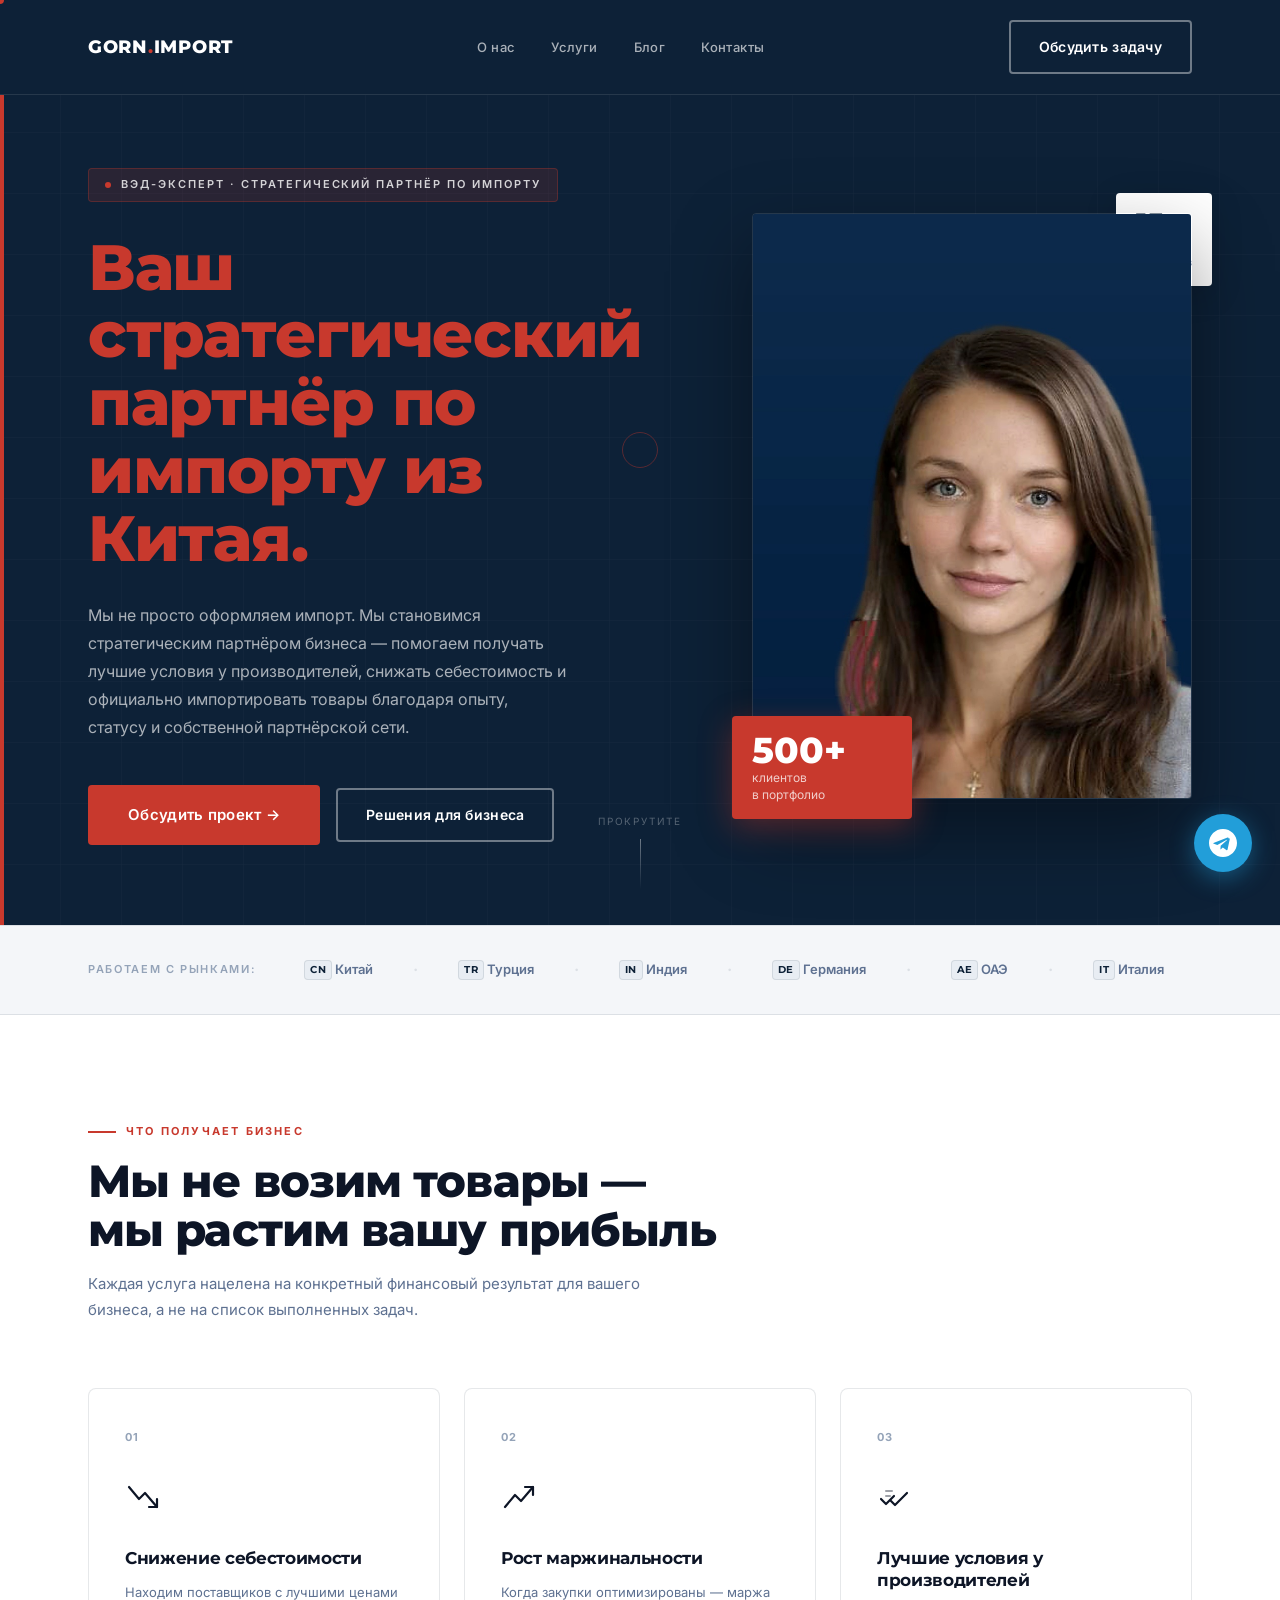
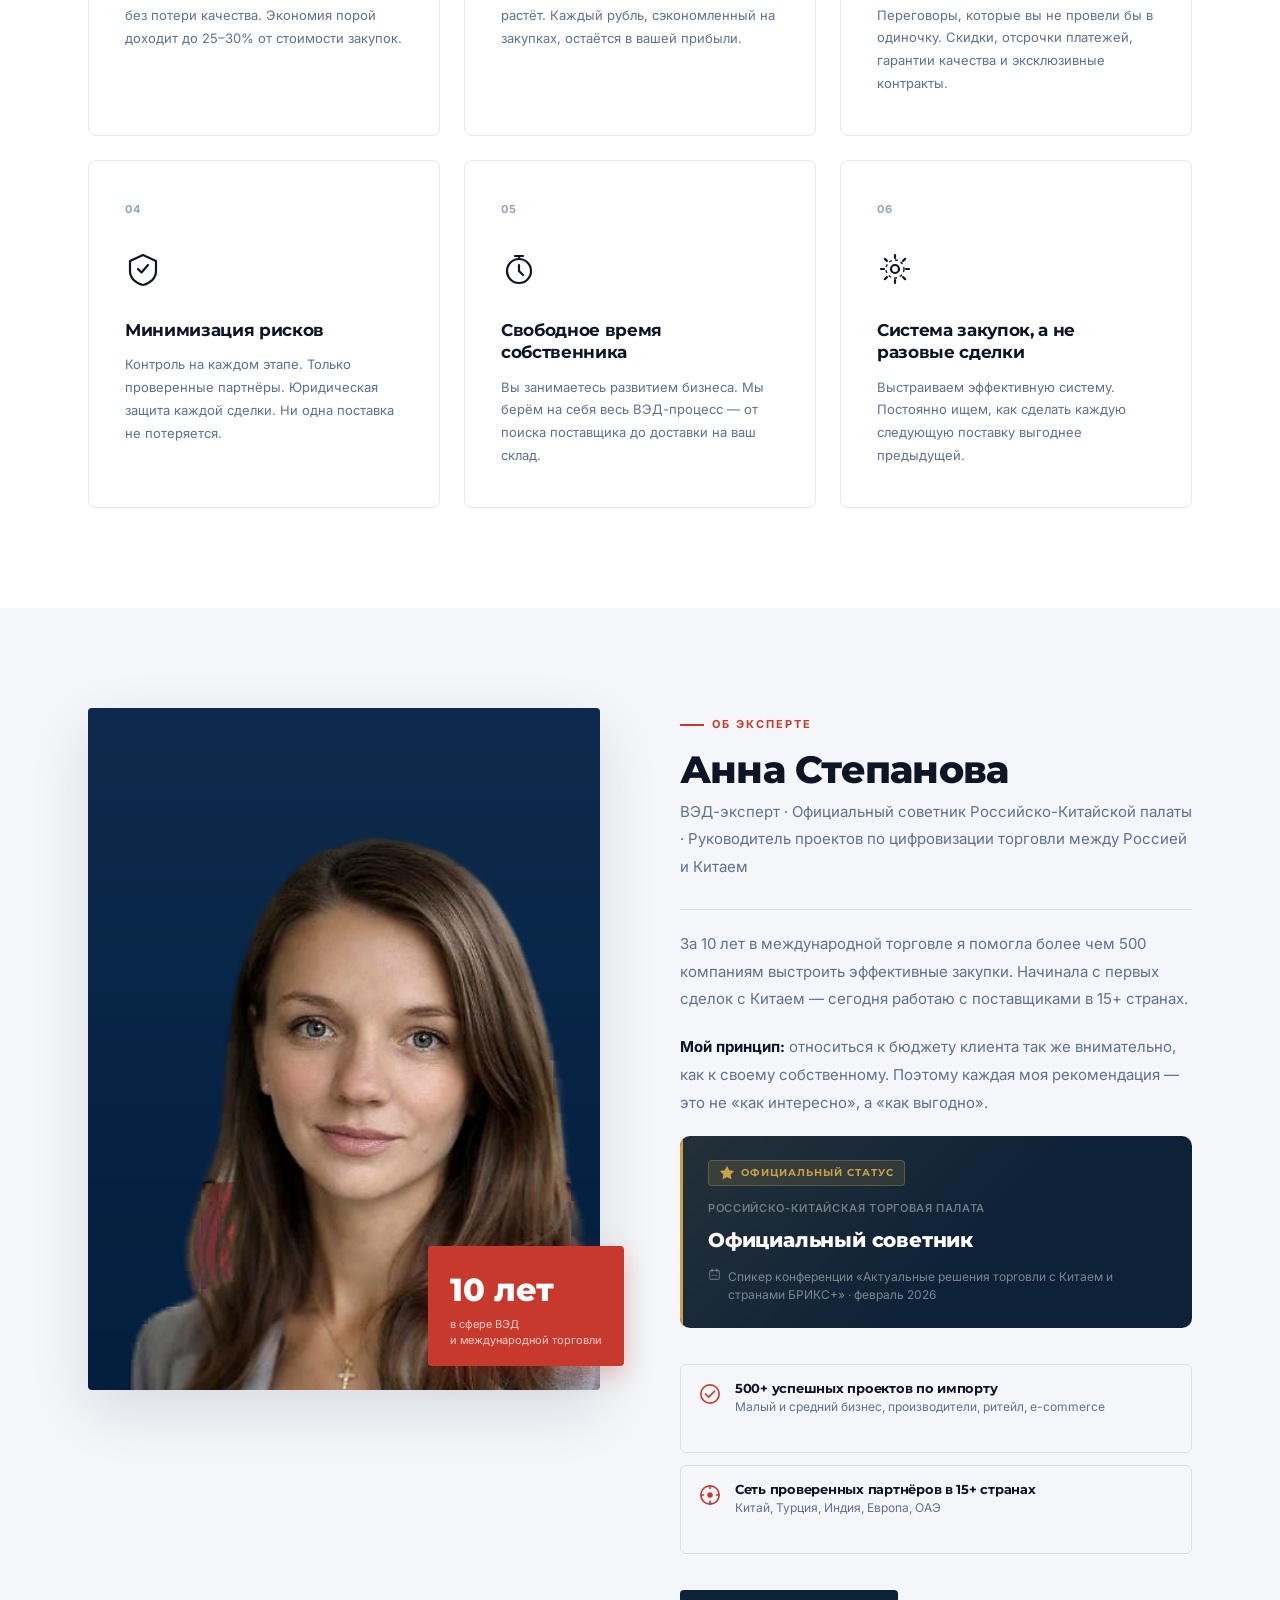
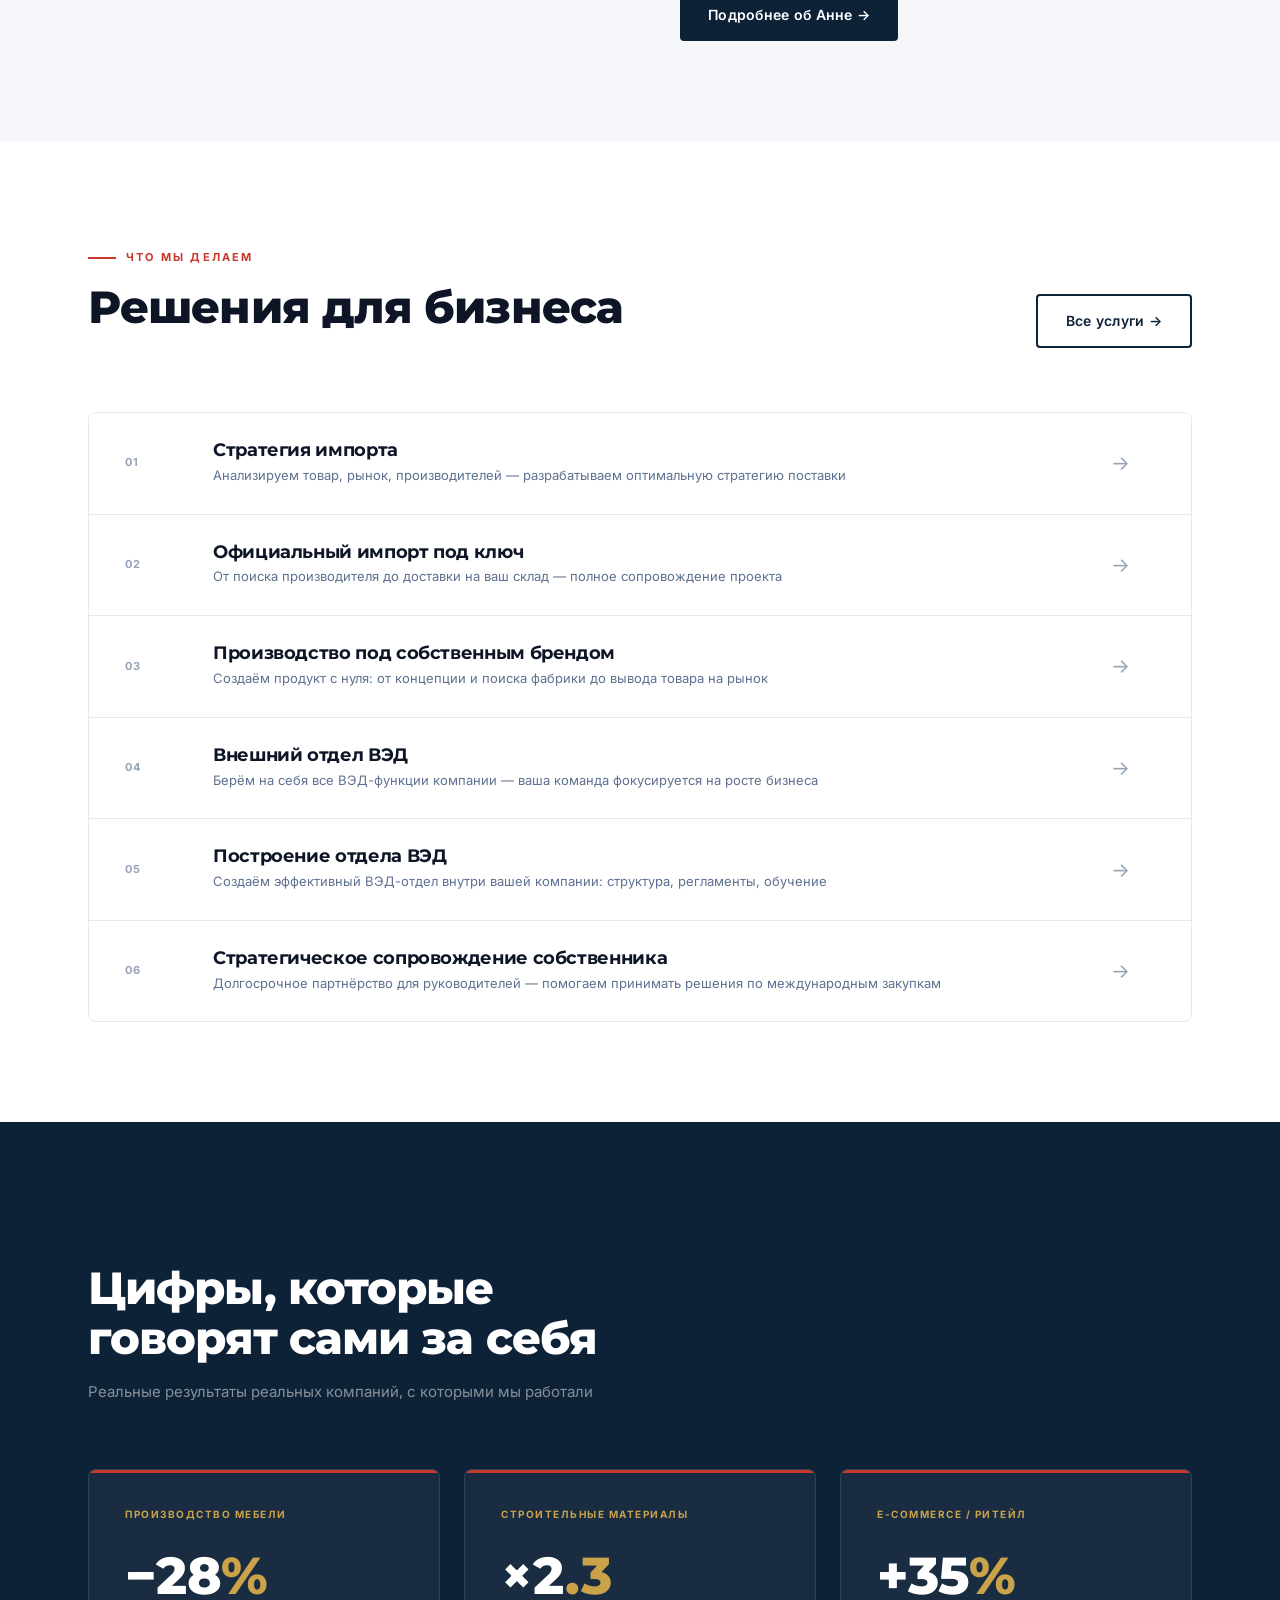
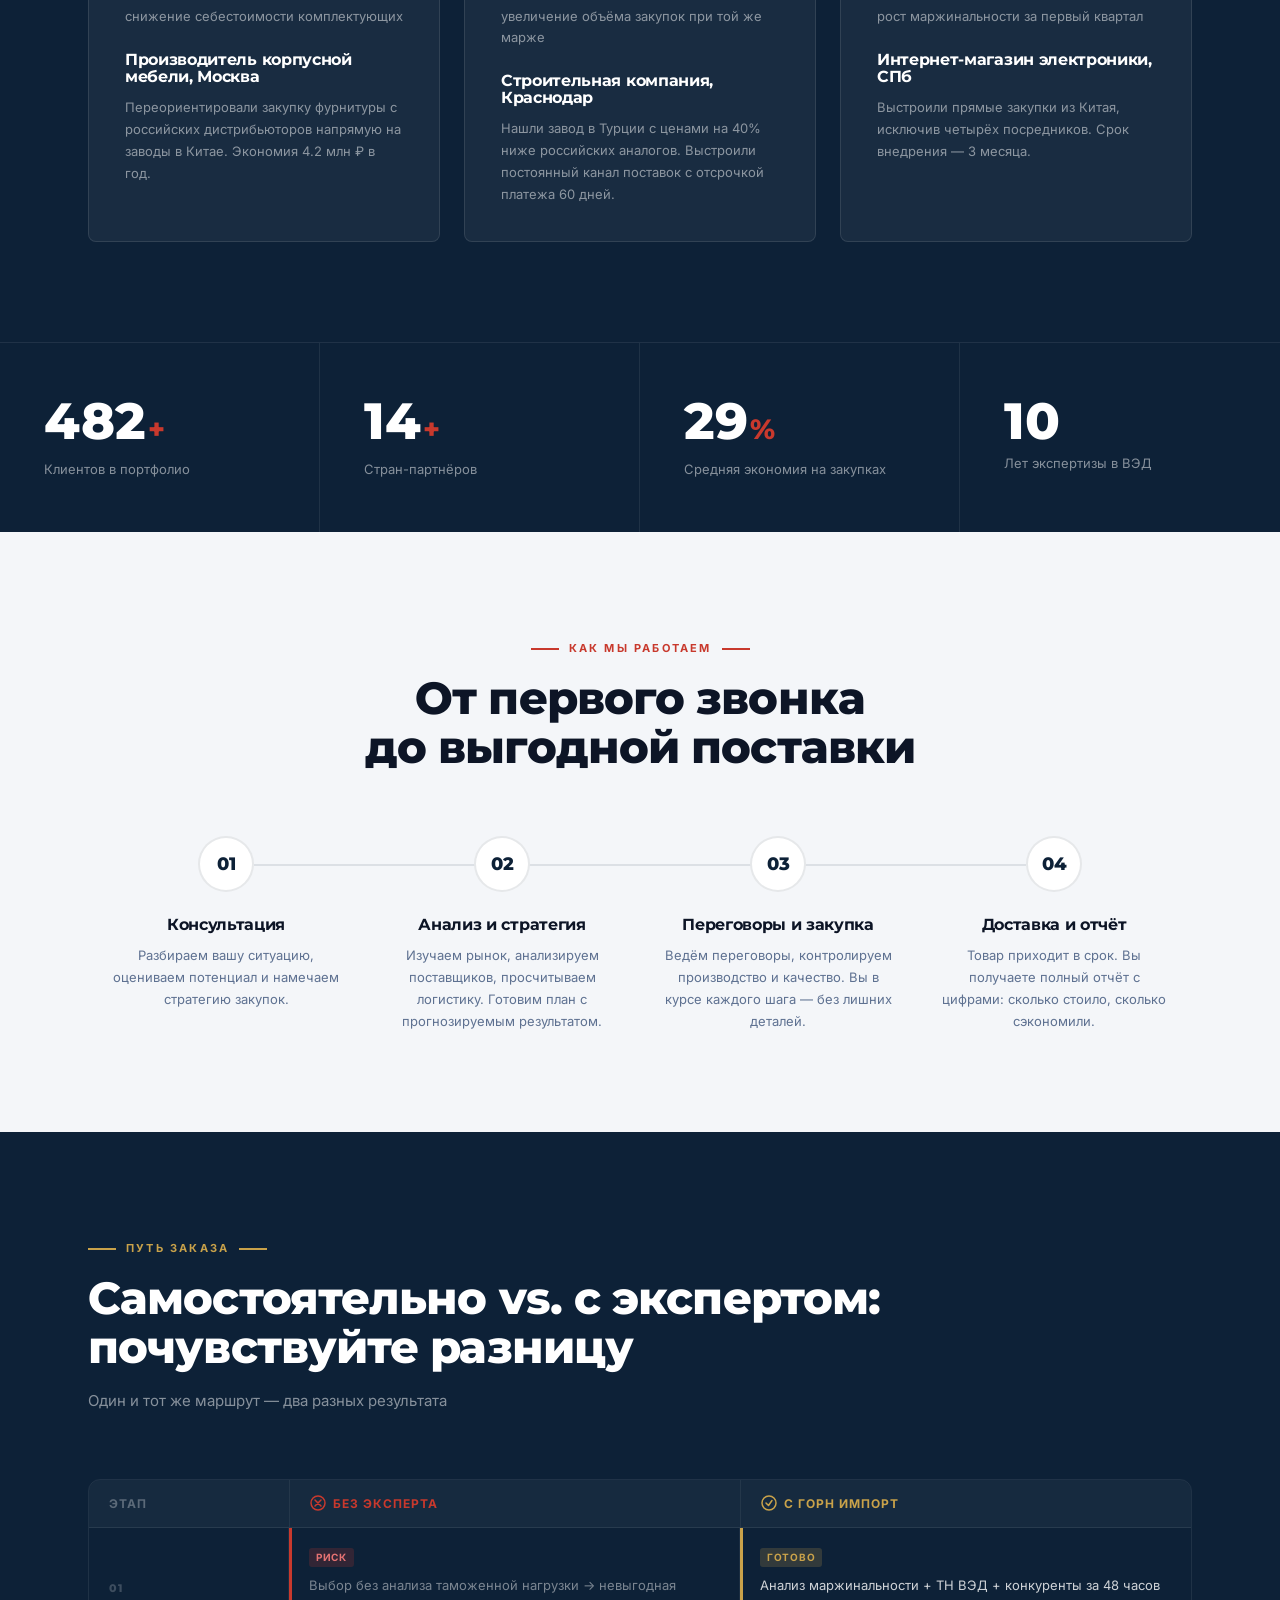
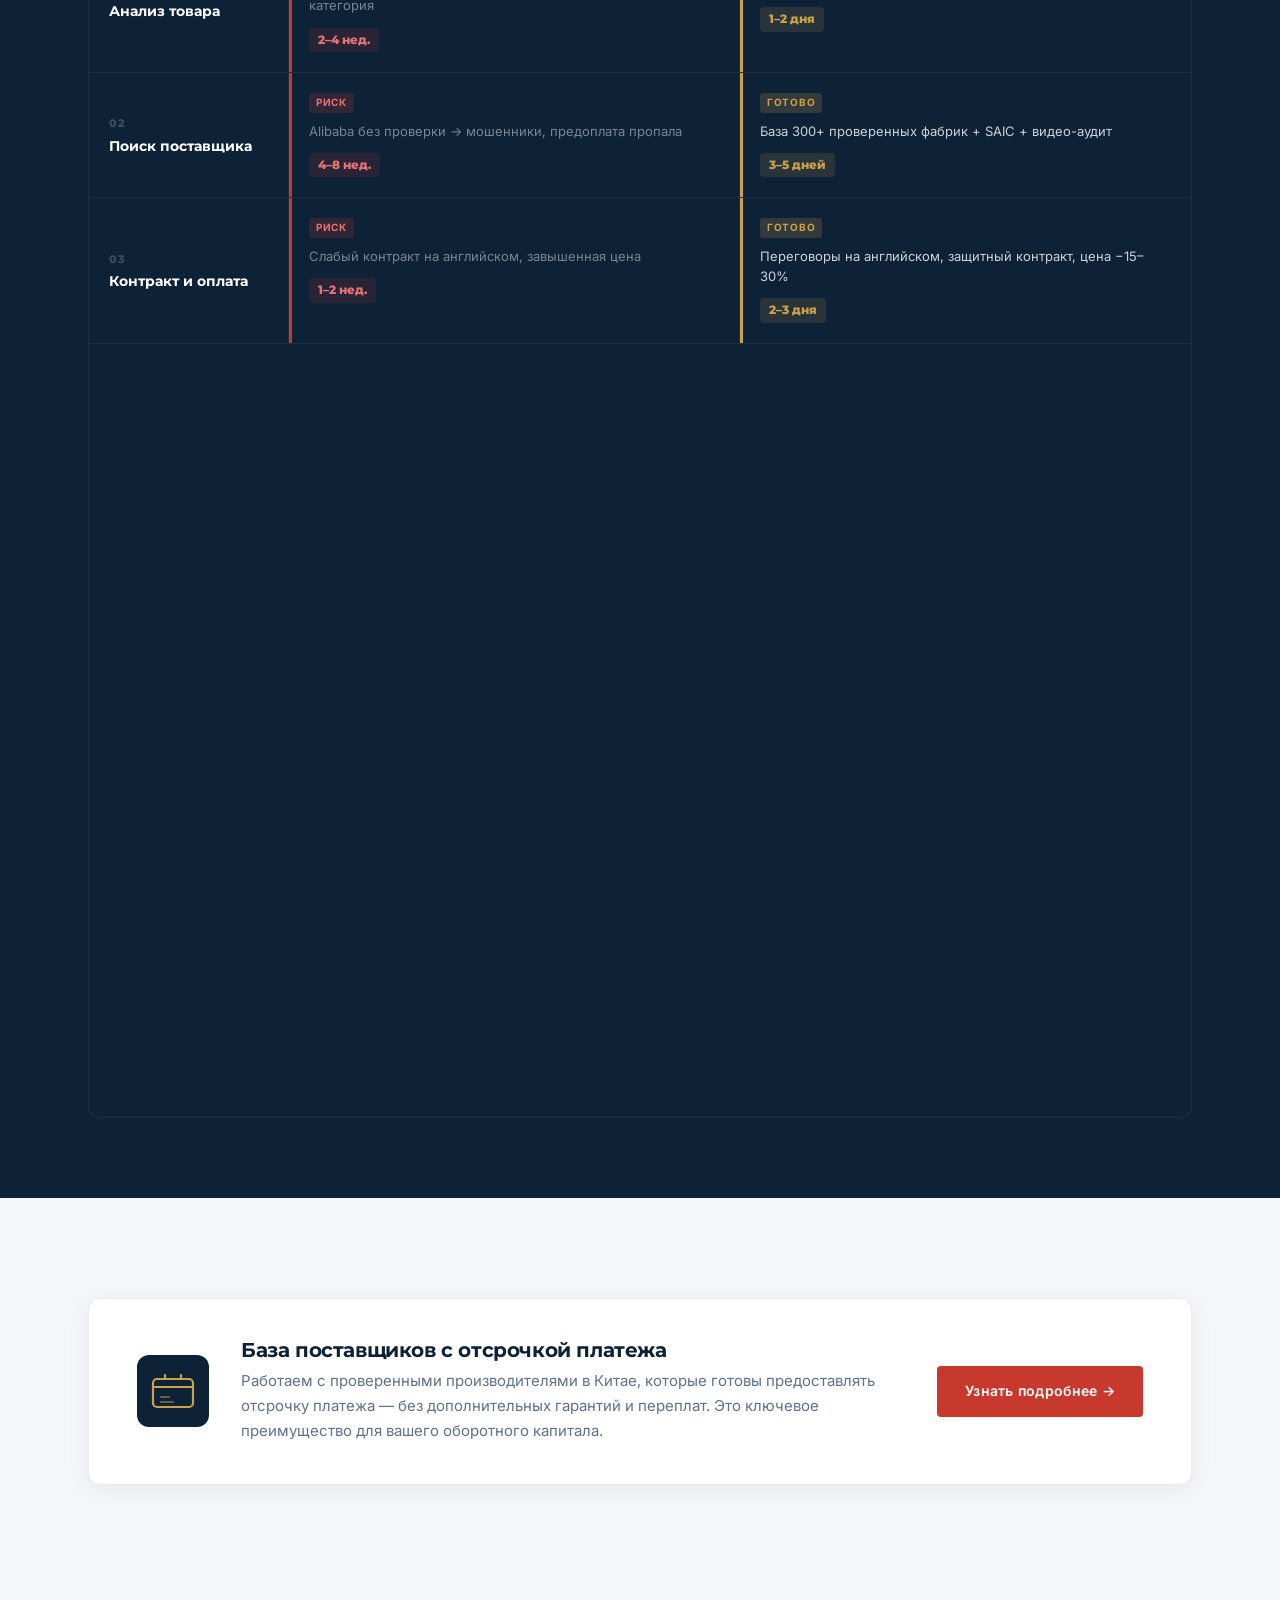
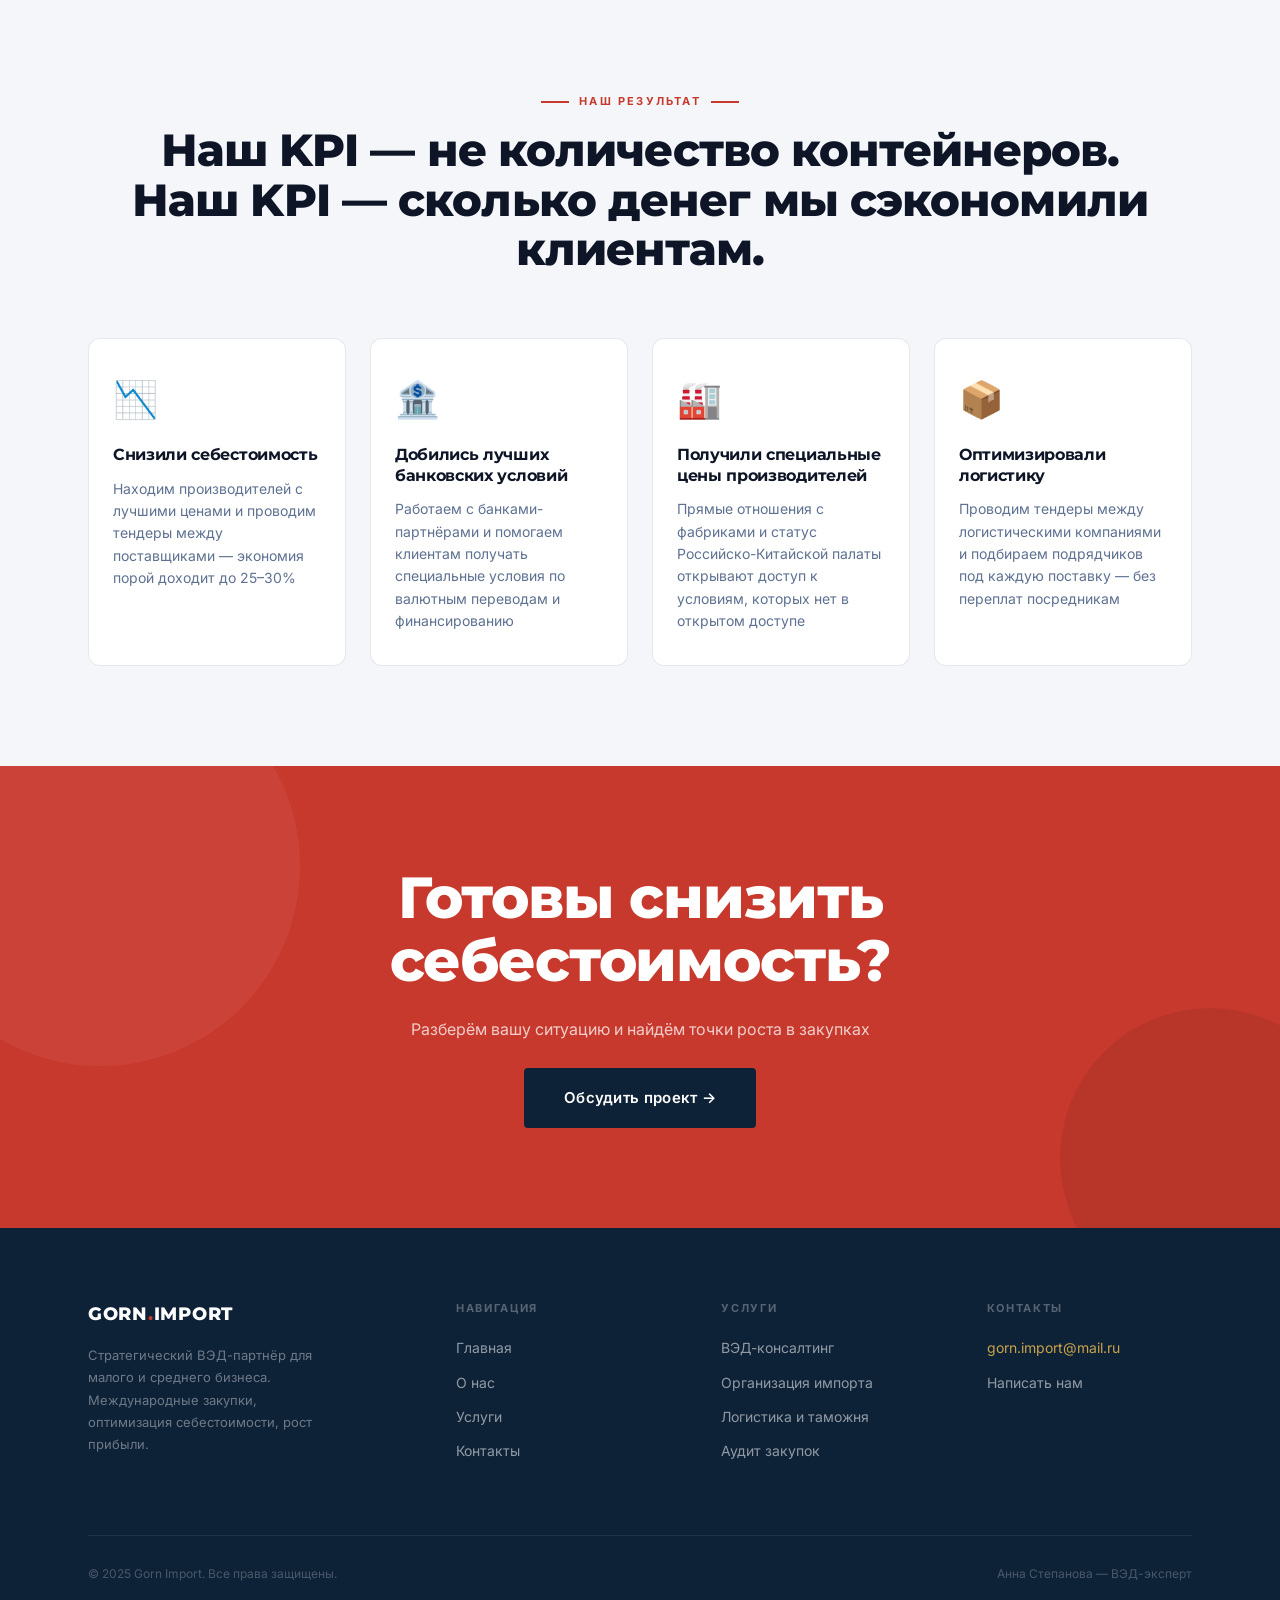
<file: index.html>
<!DOCTYPE html>
<html lang="ru">
<head>
  <meta charset="UTF-8">
  <meta name="viewport" content="width=device-width, initial-scale=1.0">
  <title>Gorn Import — ВЭД-эксперт по импорту из Китая | Анна Степанова</title>
  <meta name="description" content="Анна Степанова — ВЭД-эксперт, официальный советник Российско-Китайской палаты. Импорт из Китая под ключ: поиск поставщика, таможня, логистика. Снижаем себестоимость до 25–30%.">
  <meta name="keywords" content="импорт из Китая, ВЭД эксперт, таможенное оформление, поиск поставщика в Китае, логистика из Китая, ВЭД консультант">
  <meta name="robots" content="index, follow">
  <link rel="canonical" href="https://gorn-import.ru/">
  <!-- Open Graph -->
  <meta property="og:type" content="website">
  <meta property="og:url" content="https://gorn-import.ru/">
  <meta property="og:title" content="Gorn Import — ВЭД-эксперт по импорту из Китая">
  <meta property="og:description" content="Анна Степанова — официальный советник Российско-Китайской палаты. Импорт из Китая под ключ. Снижаем себестоимость до 25–30%.">
  <meta property="og:image" content="https://gorn-import.ru/anna.jpg">
  <meta property="og:locale" content="ru_RU">
  <!-- Twitter -->
  <meta name="twitter:card" content="summary_large_image">
  <meta name="twitter:title" content="Gorn Import — ВЭД-эксперт">
  <meta name="twitter:description" content="Импорт из Китая под ключ. Официальный советник Российско-Китайской палаты.">
  <meta name="twitter:image" content="https://gorn-import.ru/anna.jpg">
  <!-- PWA -->
  <link rel="manifest" href="manifest.json">
  <meta name="theme-color" content="#0D2137">
  <!-- Structured Data -->
  <script type="application/ld+json">
  {
    "@context": "https://schema.org",
    "@type": "Person",
    "name": "Анна Степанова",
    "jobTitle": "ВЭД-эксперт, импорт из Китая",
    "description": "Официальный советник Российско-Китайской палаты. Более 10 лет в сфере ВЭД, 500+ успешных сделок.",
    "email": "gorn.import@mail.ru",
    "telephone": "+79036254245",
    "image": "https://gorn-import.ru/anna.jpg",
    "url": "https://gorn-import.ru",
    "sameAs": [],
    "knowsAbout": ["Импорт из Китая", "ВЭД", "Таможенное оформление", "Поиск поставщиков", "Логистика"],
    "worksFor": {
      "@type": "Organization",
      "name": "Gorn Import",
      "url": "https://gorn-import.ru"
    }
  }
  </script>
  <link rel="preconnect" href="https://fonts.googleapis.com">
  <link rel="preconnect" href="https://fonts.gstatic.com" crossorigin>
  <link href="https://fonts.googleapis.com/css2?family=Montserrat:wght@400;500;600;700;800;900&family=Inter:wght@300;400;500;600&display=swap" rel="stylesheet">
  <link rel="stylesheet" href="styles.css?v=6">
</head>
<body>

  <div class="page-reveal"></div>
  <div class="cursor" id="cursor"></div>
  <div class="cursor-follower" id="cursorFollower"></div>

  <div class="mobile-menu" id="mobileMenu">
    <a href="index.html">Главная</a>
    <a href="about.html">О нас</a>
    <a href="services.html">Услуги</a>
    <a href="contact.html">Контакты</a>
    <a href="mailto:gorn.import@mail.ru" class="mobile-menu__email">gorn.import@mail.ru</a>
  </div>

  <nav class="nav nav--dark" id="nav">
    <div class="nav__inner">
      <a href="index.html" class="nav__logo nav__logo--white">GORN<span>.</span>IMPORT</a>
      <div class="nav__links">
        <a href="about.html">О нас</a>
        <a href="services.html">Услуги</a>
        <a href="blog.html">Блог</a>
        <a href="contact.html">Контакты</a>
      </div>
      <a href="contact.html" class="btn btn--outline-white">Обсудить задачу</a>
      <button class="nav__burger" id="burger" aria-label="Меню">
        <span></span><span></span><span></span>
      </button>
    </div>
  </nav>

  <!-- ===== HERO ===== -->
  <section class="hero">
    <div class="hero__pattern"></div>
    <div class="hero__red-bar"></div>
    <div class="hero__inner">
      <div class="hero__content">
        <div class="hero__tag reveal-up">
          <span class="hero__tag-dot"></span>
          ВЭД-эксперт · Стратегический партнёр по импорту
        </div>
        <h1 class="hero__title">
          <div class="line"><span class="reveal-word">Ваш стратегический</span></div>
          <div class="line"><span class="reveal-word" style="transition-delay:.15s">партнёр по</span></div>
          <div class="line"><span class="reveal-word" style="transition-delay:.3s"><span>импорту из Китая.</span></span></div>
        </h1>
        <p class="hero__sub reveal-up" style="--delay:.25s">
          Мы не просто оформляем импорт. Мы становимся стратегическим партнёром бизнеса — помогаем получать лучшие условия у производителей, снижать себестоимость и официально импортировать товары благодаря опыту, статусу и собственной партнёрской сети.
        </p>
        <div class="hero__actions reveal-up" style="--delay:.4s">
          <a href="contact.html" class="btn btn--primary btn--large">Обсудить проект →</a>
          <a href="services.html" class="btn btn--outline-white">Решения для бизнеса</a>
        </div>
      </div>
      <div class="hero__photo reveal-up" style="--delay:.3s">
        <div class="hero__photo-badge2">
          <div class="hero__photo-badge2-num">15+</div>
          <div class="hero__photo-badge2-text">стран<br>партнёров</div>
        </div>
        <div class="hero__photo-frame">
          <img src="anna.jpg" alt="Анна Степанова — ВЭД-эксперт"
               onerror="this.style.display='none';this.nextElementSibling.style.display='flex'">
          <div class="hero__photo-placeholder" style="display:none">
            <div class="hero__photo-placeholder-letters">АГ</div>
            <div class="hero__photo-placeholder-text">Анна Степанова</div>
          </div>
        </div>
        <div class="hero__photo-badge">
          <div class="hero__photo-badge-num">500+</div>
          <div class="hero__photo-badge-text">клиентов<br>в портфолио</div>
        </div>
      </div>
    </div>
    <div class="hero__scroll">
      <span>Прокрутите</span>
      <div class="hero__scroll-line"></div>
    </div>
  </section>

  <!-- ===== TRUST BAR ===== -->
  <div class="trust-bar">
    <div class="trust-bar__inner">
      <span class="trust-bar__label">Работаем с рынками:</span>
      <div class="trust-bar__items">
        <span class="trust-bar__item"><span class="flag-code">CN</span> Китай</span>
        <span class="trust-bar__sep">·</span>
        <span class="trust-bar__item"><span class="flag-code">TR</span> Турция</span>
        <span class="trust-bar__sep">·</span>
        <span class="trust-bar__item"><span class="flag-code">IN</span> Индия</span>
        <span class="trust-bar__sep">·</span>
        <span class="trust-bar__item"><span class="flag-code">DE</span> Германия</span>
        <span class="trust-bar__sep">·</span>
        <span class="trust-bar__item"><span class="flag-code">AE</span> ОАЭ</span>
        <span class="trust-bar__sep">·</span>
        <span class="trust-bar__item"><span class="flag-code">IT</span> Италия</span>
      </div>
    </div>
  </div>

  <!-- ===== BENEFITS ===== -->
  <section class="section">
    <div class="container">
      <div class="section-header">
        <div class="section-eyebrow reveal-up">
          <span class="section-eyebrow-line"></span>
          Что получает бизнес
        </div>
        <h2 class="section-title reveal-up" style="--delay:.08s">Мы не возим товары —<br>мы растим вашу прибыль</h2>
        <p class="section-sub reveal-up" style="--delay:.16s">Каждая услуга нацелена на конкретный финансовый результат для вашего бизнеса, а не на список выполненных задач.</p>
      </div>
      <div class="benefits__grid">
        <div class="benefit-card tilt-card reveal-up">
          <div class="benefit-card__accent"></div>
          <div class="benefit-card__num">01</div>
          <span class="benefit-card__icon">
            <svg viewBox="0 0 36 36" fill="none" xmlns="http://www.w3.org/2000/svg" width="36" height="36">
              <polyline points="4,8 14,20 20,14 32,28" stroke="currentColor" stroke-width="2.2" stroke-linecap="round" stroke-linejoin="round"/>
              <polyline points="24,28 32,28 32,20" stroke="currentColor" stroke-width="2.2" stroke-linecap="round" stroke-linejoin="round"/>
            </svg>
          </span>
          <h3>Снижение себестоимости</h3>
          <p>Находим поставщиков с лучшими ценами без потери качества. Экономия порой доходит до 25–30% от стоимости закупок.</p>
        </div>
        <div class="benefit-card tilt-card reveal-up" style="--delay:.08s">
          <div class="benefit-card__accent"></div>
          <div class="benefit-card__num">02</div>
          <span class="benefit-card__icon">
            <svg viewBox="0 0 36 36" fill="none" xmlns="http://www.w3.org/2000/svg" width="36" height="36">
              <polyline points="4,28 14,16 20,22 32,8" stroke="currentColor" stroke-width="2.2" stroke-linecap="round" stroke-linejoin="round"/>
              <polyline points="24,8 32,8 32,16" stroke="currentColor" stroke-width="2.2" stroke-linecap="round" stroke-linejoin="round"/>
            </svg>
          </span>
          <h3>Рост маржинальности</h3>
          <p>Когда закупки оптимизированы — маржа растёт. Каждый рубль, сэкономленный на закупках, остаётся в вашей прибыли.</p>
        </div>
        <div class="benefit-card tilt-card reveal-up" style="--delay:.16s">
          <div class="benefit-card__accent"></div>
          <div class="benefit-card__num">03</div>
          <span class="benefit-card__icon">
            <svg viewBox="0 0 36 36" fill="none" xmlns="http://www.w3.org/2000/svg" width="36" height="36">
              <path d="M4 20l5 5 8-8" stroke="currentColor" stroke-width="2.2" stroke-linecap="round" stroke-linejoin="round"/>
              <path d="M14 22l4 4 12-12" stroke="currentColor" stroke-width="2.2" stroke-linecap="round" stroke-linejoin="round"/>
              <path d="M9 12h6M9 17h4" stroke="currentColor" stroke-width="2" stroke-linecap="round" opacity=".4"/>
            </svg>
          </span>
          <h3>Лучшие условия у производителей</h3>
          <p>Переговоры, которые вы не провели бы в одиночку. Скидки, отсрочки платежей, гарантии качества и эксклюзивные контракты.</p>
        </div>
        <div class="benefit-card tilt-card reveal-up" style="--delay:.24s">
          <div class="benefit-card__accent"></div>
          <div class="benefit-card__num">04</div>
          <span class="benefit-card__icon">
            <svg viewBox="0 0 36 36" fill="none" xmlns="http://www.w3.org/2000/svg" width="36" height="36">
              <path d="M18 4L5 10v10c0 7 5.5 12.5 13 14 7.5-1.5 13-7 13-14V10L18 4z" stroke="currentColor" stroke-width="2.2" stroke-linecap="round" stroke-linejoin="round"/>
              <polyline points="13,18 16.5,21.5 23,14" stroke="currentColor" stroke-width="2.2" stroke-linecap="round" stroke-linejoin="round"/>
            </svg>
          </span>
          <h3>Минимизация рисков</h3>
          <p>Контроль на каждом этапе. Только проверенные партнёры. Юридическая защита каждой сделки. Ни одна поставка не потеряется.</p>
        </div>
        <div class="benefit-card tilt-card reveal-up" style="--delay:.32s">
          <div class="benefit-card__accent"></div>
          <div class="benefit-card__num">05</div>
          <span class="benefit-card__icon">
            <svg viewBox="0 0 36 36" fill="none" xmlns="http://www.w3.org/2000/svg" width="36" height="36">
              <circle cx="18" cy="20" r="12" stroke="currentColor" stroke-width="2.2"/>
              <polyline points="18,14 18,20 22,24" stroke="currentColor" stroke-width="2.2" stroke-linecap="round" stroke-linejoin="round"/>
              <line x1="14" y1="5" x2="22" y2="5" stroke="currentColor" stroke-width="2.2" stroke-linecap="round"/>
              <line x1="18" y1="5" x2="18" y2="8" stroke="currentColor" stroke-width="2.2" stroke-linecap="round"/>
            </svg>
          </span>
          <h3>Свободное время собственника</h3>
          <p>Вы занимаетесь развитием бизнеса. Мы берём на себя весь ВЭД-процесс — от поиска поставщика до доставки на ваш склад.</p>
        </div>
        <div class="benefit-card tilt-card reveal-up" style="--delay:.40s">
          <div class="benefit-card__accent"></div>
          <div class="benefit-card__num">06</div>
          <span class="benefit-card__icon">
            <svg viewBox="0 0 36 36" fill="none" xmlns="http://www.w3.org/2000/svg" width="36" height="36">
              <circle cx="18" cy="18" r="4" stroke="currentColor" stroke-width="2.2"/>
              <path d="M18 4v3M18 29v3M4 18h3M29 18h3M7.8 7.8l2.1 2.1M26.1 26.1l2.1 2.1M7.8 28.2l2.1-2.1M26.1 9.9l2.1-2.1" stroke="currentColor" stroke-width="2.2" stroke-linecap="round"/>
              <circle cx="18" cy="18" r="9" stroke="currentColor" stroke-width="1.4" stroke-dasharray="3 3"/>
            </svg>
          </span>
          <h3>Система закупок, а не разовые сделки</h3>
          <p>Выстраиваем эффективную систему. Постоянно ищем, как сделать каждую следующую поставку выгоднее предыдущей.</p>
        </div>
      </div>
    </div>
  </section>

  <!-- ===== ABOUT PREVIEW ===== -->
  <section class="section section--surface">
    <div class="container">
      <div class="about-split">
        <div class="about-split__photo reveal-up">
          <div class="about-split__photo-frame">
            <img src="anna.jpg" alt="Анна Степанова"
                 onerror="this.style.display='none';this.nextElementSibling.style.display='flex'">
            <div class="about-split__photo-placeholder" style="display:none">
              <div class="about-split__photo-placeholder-letters">АГ</div>
            </div>
          </div>
          <div class="about-split__photo-badge">
            <div class="about-split__photo-badge-num">10 лет</div>
            <div class="about-split__photo-badge-text">в сфере ВЭД<br>и международной торговли</div>
          </div>
        </div>
        <div class="about-split__text reveal-up" style="--delay:.15s">
          <span class="about-split__tag">
            <span style="width:24px;height:2px;background:var(--red);display:inline-block"></span>
            Об эксперте
          </span>
          <h2 class="about-split__name">Анна Степанова</h2>
          <p class="about-split__role">ВЭД-эксперт · Официальный советник Российско-Китайской палаты · Руководитель проектов по цифровизации торговли между Россией и Китаем</p>
          <p>За 10 лет в международной торговле я помогла более чем 500 компаниям выстроить эффективные закупки. Начинала с первых сделок с Китаем — сегодня работаю с поставщиками в 15+ странах.</p>
          <p><strong>Мой принцип:</strong> относиться к бюджету клиента так же внимательно, как к своему собственному. Поэтому каждая моя рекомендация — это не «как интересно», а «как выгодно».</p>
          <!-- RKEP highlight -->
          <div class="cred-highlight reveal-up">
            <div class="cred-highlight__badge">
              <svg viewBox="0 0 20 20" fill="none" width="16" height="16"><polygon points="10,1 12.9,6.6 19,7.6 14.5,12 15.6,18.1 10,15.1 4.4,18.1 5.5,12 1,7.6 7.1,6.6" fill="currentColor"/></svg>
              Официальный статус
            </div>
            <div class="cred-highlight__body">
              <div class="cred-highlight__org">Российско-Китайская торговая палата</div>
              <div class="cred-highlight__title">Официальный советник</div>
              <div class="cred-highlight__event">
                <svg viewBox="0 0 16 16" fill="none" width="13" height="13" style="flex-shrink:0;opacity:.7"><rect x="2" y="3" width="12" height="11" rx="2" stroke="currentColor" stroke-width="1.4"/><line x1="5" y1="1" x2="5" y2="5" stroke="currentColor" stroke-width="1.4" stroke-linecap="round"/><line x1="11" y1="1" x2="11" y2="5" stroke="currentColor" stroke-width="1.4" stroke-linecap="round"/><line x1="5" y1="9" x2="11" y2="9" stroke="currentColor" stroke-width="1.3" stroke-linecap="round"/></svg>
                Спикер конференции «Актуальные решения торговли с Китаем и странами БРИКС+» · февраль 2026
              </div>
            </div>
          </div>

          <div class="about-split__creds">
            <div class="about-split__cred" style="display:none"><!-- moved above --></div>
            <div class="about-split__cred">
              <span class="about-split__cred-icon">
                <svg viewBox="0 0 24 24" fill="none" width="22" height="22"><circle cx="12" cy="12" r="10" stroke="currentColor" stroke-width="1.8"/><polyline points="7,12 10.5,15.5 17,9" stroke="currentColor" stroke-width="1.8" stroke-linecap="round" stroke-linejoin="round"/></svg>
              </span>
              <div class="about-split__cred-text">
                <h4>500+ успешных проектов по импорту</h4>
                <p>Малый и средний бизнес, производители, ритейл, e-commerce</p>
              </div>
            </div>
            <div class="about-split__cred">
              <span class="about-split__cred-icon">
                <svg viewBox="0 0 24 24" fill="none" width="22" height="22"><circle cx="12" cy="12" r="10" stroke="currentColor" stroke-width="1.8"/><circle cx="12" cy="12" r="3" fill="currentColor"/><line x1="12" y1="2" x2="12" y2="5" stroke="currentColor" stroke-width="1.8" stroke-linecap="round"/><line x1="12" y1="19" x2="12" y2="22" stroke="currentColor" stroke-width="1.8" stroke-linecap="round"/><line x1="2" y1="12" x2="5" y2="12" stroke="currentColor" stroke-width="1.8" stroke-linecap="round"/><line x1="19" y1="12" x2="22" y2="12" stroke="currentColor" stroke-width="1.8" stroke-linecap="round"/></svg>
              </span>
              <div class="about-split__cred-text">
                <h4>Сеть проверенных партнёров в 15+ странах</h4>
                <p>Китай, Турция, Индия, Европа, ОАЭ</p>
              </div>
            </div>
          </div>
          <div style="margin-top:36px">
            <a href="about.html" class="btn btn--navy">Подробнее об Анне →</a>
          </div>
        </div>
      </div>
    </div>
  </section>

  <!-- ===== SERVICES PREVIEW ===== -->
  <section class="section">
    <div class="container">
      <div class="section-header" style="display:flex;justify-content:space-between;align-items:flex-end">
        <div>
          <div class="section-eyebrow reveal-up"><span class="section-eyebrow-line"></span>Что мы делаем</div>
          <h2 class="section-title reveal-up" style="--delay:.08s">Решения для бизнеса</h2>
        </div>
        <a href="services.html" class="btn btn--outline reveal-up" style="--delay:.16s;flex-shrink:0">Все услуги →</a>
      </div>
      <div class="services__list">
        <a href="services.html" class="service-item reveal-up">
          <span class="service-item__num">01</span>
          <div class="service-item__content">
            <h3>Стратегия импорта</h3>
            <p>Анализируем товар, рынок, производителей — разрабатываем оптимальную стратегию поставки</p>
          </div>
          <span class="service-item__arrow">→</span>
        </a>
        <a href="services.html" class="service-item reveal-up" style="--delay:.06s">
          <span class="service-item__num">02</span>
          <div class="service-item__content">
            <h3>Официальный импорт под ключ</h3>
            <p>От поиска производителя до доставки на ваш склад — полное сопровождение проекта</p>
          </div>
          <span class="service-item__arrow">→</span>
        </a>
        <a href="services.html" class="service-item reveal-up" style="--delay:.12s">
          <span class="service-item__num">03</span>
          <div class="service-item__content">
            <h3>Производство под собственным брендом</h3>
            <p>Создаём продукт с нуля: от концепции и поиска фабрики до вывода товара на рынок</p>
          </div>
          <span class="service-item__arrow">→</span>
        </a>
        <a href="services.html" class="service-item reveal-up" style="--delay:.18s">
          <span class="service-item__num">04</span>
          <div class="service-item__content">
            <h3>Внешний отдел ВЭД</h3>
            <p>Берём на себя все ВЭД-функции компании — ваша команда фокусируется на росте бизнеса</p>
          </div>
          <span class="service-item__arrow">→</span>
        </a>
        <a href="services.html" class="service-item reveal-up" style="--delay:.24s">
          <span class="service-item__num">05</span>
          <div class="service-item__content">
            <h3>Построение отдела ВЭД</h3>
            <p>Создаём эффективный ВЭД-отдел внутри вашей компании: структура, регламенты, обучение</p>
          </div>
          <span class="service-item__arrow">→</span>
        </a>
        <a href="services.html" class="service-item reveal-up" style="--delay:.30s">
          <span class="service-item__num">06</span>
          <div class="service-item__content">
            <h3>Стратегическое сопровождение собственника</h3>
            <p>Долгосрочное партнёрство для руководителей — помогаем принимать решения по международным закупкам</p>
          </div>
          <span class="service-item__arrow">→</span>
        </a>
      </div>
    </div>
  </section>

  <!-- ===== CASES ===== -->
  <section class="section section--navy">
    <div class="container">
      <div class="section-header">
        <div class="section-eyebrow reveal-up section-header--light"><span class="section-eyebrow-line" style="background:var(--gold)"></span><span style="color:var(--gold)">Результаты клиентов</span></div>
        <h2 class="section-title reveal-up section-header--light" style="--delay:.08s;color:#fff">Цифры, которые<br>говорят сами за себя</h2>
        <p class="section-sub reveal-up" style="--delay:.16s;color:rgba(255,255,255,.5)">Реальные результаты реальных компаний, с которыми мы работали</p>
      </div>
      <div class="cases__grid">
        <div class="case-card reveal-up">
          <div class="case-card__line"></div>
          <span class="case-card__tag">Производство мебели</span>
          <div class="case-card__metric">−28<span>%</span></div>
          <div class="case-card__metric-label">снижение себестоимости комплектующих</div>
          <h4>Производитель корпусной мебели, Москва</h4>
          <p>Переориентировали закупку фурнитуры с российских дистрибьюторов напрямую на заводы в Китае. Экономия 4.2 млн ₽ в год.</p>
        </div>
        <div class="case-card reveal-up" style="--delay:.1s">
          <div class="case-card__line"></div>
          <span class="case-card__tag">Строительные материалы</span>
          <div class="case-card__metric">×2<span>.3</span></div>
          <div class="case-card__metric-label">увеличение объёма закупок при той же марже</div>
          <h4>Строительная компания, Краснодар</h4>
          <p>Нашли завод в Турции с ценами на 40% ниже российских аналогов. Выстроили постоянный канал поставок с отсрочкой платежа 60 дней.</p>
        </div>
        <div class="case-card reveal-up" style="--delay:.2s">
          <div class="case-card__line"></div>
          <span class="case-card__tag">E-commerce / Ритейл</span>
          <div class="case-card__metric">+35<span>%</span></div>
          <div class="case-card__metric-label">рост маржинальности за первый квартал</div>
          <h4>Интернет-магазин электроники, СПб</h4>
          <p>Выстроили прямые закупки из Китая, исключив четырёх посредников. Срок внедрения — 3 месяца.</p>
        </div>
      </div>
    </div>
  </section>

  <!-- ===== STATS ===== -->
  <section class="section--navy" style="border-top:1px solid rgba(255,255,255,.08)">
    <div class="stats__grid">
      <div class="stat-item reveal-up">
        <div class="stat-item__row">
          <span class="stat-item__num counter" data-target="500">0</span>
          <span class="stat-item__unit">+</span>
        </div>
        <span class="stat-item__label">Клиентов в портфолио</span>
      </div>
      <div class="stat-item reveal-up" style="--delay:.1s">
        <div class="stat-item__row">
          <span class="stat-item__num counter" data-target="15">0</span>
          <span class="stat-item__unit">+</span>
        </div>
        <span class="stat-item__label">Стран-партнёров</span>
      </div>
      <div class="stat-item reveal-up" style="--delay:.2s">
        <div class="stat-item__row">
          <span class="stat-item__num counter" data-target="30">0</span>
          <span class="stat-item__unit">%</span>
        </div>
        <span class="stat-item__label">Средняя экономия на закупках</span>
      </div>
      <div class="stat-item reveal-up" style="--delay:.3s">
        <div class="stat-item__row">
          <span class="stat-item__num counter" data-target="10">0</span>
        </div>
        <span class="stat-item__label">Лет экспертизы в ВЭД</span>
      </div>
    </div>
  </section>

  <!-- ===== PROCESS ===== -->
  <section class="section section--surface">
    <div class="container">
      <div class="section-header section-header--center">
        <div class="section-eyebrow reveal-up" style="justify-content:center"><span class="section-eyebrow-line"></span>Как мы работаем<span class="section-eyebrow-line"></span></div>
        <h2 class="section-title reveal-up" style="--delay:.08s">От первого звонка<br>до выгодной поставки</h2>
      </div>
      <div class="process__steps">
        <div class="process__step reveal-up">
          <div class="process__step-icon">01</div>
          <h4>Консультация</h4>
          <p>Разбираем вашу ситуацию, оцениваем потенциал и намечаем стратегию закупок.</p>
        </div>
        <div class="process__step reveal-up" style="--delay:.1s">
          <div class="process__step-icon">02</div>
          <h4>Анализ и стратегия</h4>
          <p>Изучаем рынок, анализируем поставщиков, просчитываем логистику. Готовим план с прогнозируемым результатом.</p>
        </div>
        <div class="process__step reveal-up" style="--delay:.2s">
          <div class="process__step-icon">03</div>
          <h4>Переговоры и закупка</h4>
          <p>Ведём переговоры, контролируем производство и качество. Вы в курсе каждого шага — без лишних деталей.</p>
        </div>
        <div class="process__step reveal-up" style="--delay:.3s">
          <div class="process__step-icon">04</div>
          <h4>Доставка и отчёт</h4>
          <p>Товар приходит в срок. Вы получаете полный отчёт с цифрами: сколько стоило, сколько сэкономили.</p>
        </div>
      </div>
    </div>
  </section>

  <!-- ===== JOURNEY SPLIT ===== -->
  <section class="jrn" id="jrnSection">
    <div class="container">
      <div class="section-header">
        <div class="section-eyebrow reveal-up"><span class="section-eyebrow-line"></span>Путь заказа<span class="section-eyebrow-line"></span></div>
        <h2 class="section-title reveal-up" style="--delay:.08s">Самостоятельно vs. с экспертом:<br>почувствуйте разницу</h2>
        <p class="section-sub reveal-up" style="--delay:.16s">Один и тот же маршрут — два разных результата</p>
      </div>

      <div class="jrn__table reveal-up" style="--delay:.2s" id="jrnTable">

        <!-- Header -->
        <div class="jrn__header">
          <div class="jrn__hcol jrn__hcol--step">Этап</div>
          <div class="jrn__hcol jrn__hcol--bad">
            <svg width="16" height="16" viewBox="0 0 16 16" fill="none"><circle cx="8" cy="8" r="7" stroke="#C8392D" stroke-width="1.5"/><path d="M5 5l6 6M11 5l-6 6" stroke="#C8392D" stroke-width="1.5" stroke-linecap="round"/></svg>
            Без эксперта
          </div>
          <div class="jrn__hcol jrn__hcol--good">
            <svg width="16" height="16" viewBox="0 0 16 16" fill="none"><circle cx="8" cy="8" r="7" stroke="#C9A24A" stroke-width="1.5"/><path d="M5 8l2.5 2.5L11 5.5" stroke="#C9A24A" stroke-width="1.5" stroke-linecap="round" stroke-linejoin="round"/></svg>
            С Горн Импорт
          </div>
        </div>

        <!-- Rows -->
        <div class="jrn__row" data-i="0">
          <div class="jrn__step">
            <span class="jrn__num">01</span>
            <span class="jrn__name">Анализ товара</span>
          </div>
          <div class="jrn__bad">
            <span class="jrn__tag jrn__tag--risk">Риск</span>
            Выбор без анализа таможенной нагрузки → невыгодная категория
            <span class="jrn__days jrn__days--slow">2–4 нед.</span>
          </div>
          <div class="jrn__good">
            <span class="jrn__tag jrn__tag--ok">Готово</span>
            Анализ маржинальности + ТН ВЭД + конкуренты за 48 часов
            <span class="jrn__days jrn__days--fast">1–2 дня</span>
          </div>
        </div>

        <div class="jrn__row" data-i="1">
          <div class="jrn__step">
            <span class="jrn__num">02</span>
            <span class="jrn__name">Поиск поставщика</span>
          </div>
          <div class="jrn__bad">
            <span class="jrn__tag jrn__tag--risk">Риск</span>
            Alibaba без проверки → мошенники, предоплата пропала
            <span class="jrn__days jrn__days--slow">4–8 нед.</span>
          </div>
          <div class="jrn__good">
            <span class="jrn__tag jrn__tag--ok">Готово</span>
            База 300+ проверенных фабрик + SAIC + видео-аудит
            <span class="jrn__days jrn__days--fast">3–5 дней</span>
          </div>
        </div>

        <div class="jrn__row" data-i="2">
          <div class="jrn__step">
            <span class="jrn__num">03</span>
            <span class="jrn__name">Контракт и оплата</span>
          </div>
          <div class="jrn__bad">
            <span class="jrn__tag jrn__tag--risk">Риск</span>
            Слабый контракт на английском, завышенная цена
            <span class="jrn__days jrn__days--slow">1–2 нед.</span>
          </div>
          <div class="jrn__good">
            <span class="jrn__tag jrn__tag--ok">Готово</span>
            Переговоры на английском, защитный контракт, цена −15–30%
            <span class="jrn__days jrn__days--fast">2–3 дня</span>
          </div>
        </div>

        <div class="jrn__row" data-i="3">
          <div class="jrn__step">
            <span class="jrn__num">04</span>
            <span class="jrn__name">Производство</span>
          </div>
          <div class="jrn__bad">
            <span class="jrn__tag jrn__tag--warn">Задержка</span>
            Нет контроля сроков, узнаёте о проблемах постфактум
            <span class="jrn__days jrn__days--slow">30–60 дней</span>
          </div>
          <div class="jrn__good">
            <span class="jrn__tag jrn__tag--ok">Контроль</span>
            Фото-отчёты с фабрики, управление очередью
            <span class="jrn__days jrn__days--fast">15–30 дней</span>
          </div>
        </div>

        <div class="jrn__row" data-i="4">
          <div class="jrn__step">
            <span class="jrn__num">05</span>
            <span class="jrn__name">Контроль качества</span>
          </div>
          <div class="jrn__bad">
            <span class="jrn__tag jrn__tag--risk">Риск</span>
            Брак находят на складе в России — возврат невозможен
            <span class="jrn__days jrn__days--slow">Убытки</span>
          </div>
          <div class="jrn__good">
            <span class="jrn__tag jrn__tag--ok">Готово</span>
            Контроль качества на производстве до отгрузки — брак не едет к вам
            <span class="jrn__days jrn__days--fast">1–2 дня</span>
          </div>
        </div>

        <div class="jrn__row" data-i="5">
          <div class="jrn__step">
            <span class="jrn__num">06</span>
            <span class="jrn__name">Логистика</span>
          </div>
          <div class="jrn__bad">
            <span class="jrn__tag jrn__tag--warn">Дорого</span>
            Переплата посредникам +40%, нет страховки
            <span class="jrn__days jrn__days--slow">30–60 дней</span>
          </div>
          <div class="jrn__good">
            <span class="jrn__tag jrn__tag--ok">Оптимально</span>
            Прямые контракты с перевозчиками, страхование, трекинг
            <span class="jrn__days jrn__days--fast">15–35 дней</span>
          </div>
        </div>

        <div class="jrn__row" data-i="6">
          <div class="jrn__step">
            <span class="jrn__num">07</span>
            <span class="jrn__name">Таможня</span>
          </div>
          <div class="jrn__bad">
            <span class="jrn__tag jrn__tag--risk">Штраф</span>
            Ошибки в декларации, задержки, доначисления пошлин
            <span class="jrn__days jrn__days--slow">1–4 нед.</span>
          </div>
          <div class="jrn__good">
            <span class="jrn__tag jrn__tag--ok">Чисто</span>
            Полный пакет документов, брокер, легальная оптимизация
            <span class="jrn__days jrn__days--fast">1–3 дня</span>
          </div>
        </div>

        <!-- Result row -->
        <div class="jrn__result" id="jrnResult">
          <div class="jrn__result-label">Итого по времени:</div>
          <div class="jrn__result-bad">
            <div class="jrn__result-num">120–180</div>
            <div class="jrn__result-unit">дней</div>
            <div class="jrn__result-sub">+ стресс и потери</div>
          </div>
          <div class="jrn__result-vs">VS</div>
          <div class="jrn__result-good">
            <div class="jrn__result-num">45–60</div>
            <div class="jrn__result-unit">дней</div>
            <div class="jrn__result-sub">экономия до 25–30%</div>
          </div>
        </div>
        <div class="jrn__result-footer" id="jrnFooter">
          <a href="contact.html" class="btn btn--primary">Начать импорт с нами →</a>
          <span class="jrn__footer-hint">Разберём вашу ситуацию и найдём точки роста</span>
        </div>

      </div>

      <button id="jrnPlayBtn" style="display:none" aria-hidden="true"></button>
    </div>
  </section>

  <style>
  .jrn { padding: 100px 0 80px; background: var(--navy); }
  .jrn .section-title { color: #fff; }
  .jrn .section-sub { color: rgba(255,255,255,.5); }
  .jrn .section-eyebrow { color: var(--gold); }
  .jrn .section-eyebrow-line { background: var(--gold); }

  .jrn__table { border-radius: 12px; overflow: hidden; border: 1px solid rgba(255,255,255,.08); }

  /* Header */
  .jrn__header { display: grid; grid-template-columns: 200px 1fr 1fr; background: rgba(255,255,255,.04); border-bottom: 1px solid rgba(255,255,255,.08); }
  .jrn__hcol { padding: 14px 20px; font-size: 12px; font-weight: 700; letter-spacing: .08em; text-transform: uppercase; display: flex; align-items: center; gap: 7px; }
  .jrn__hcol--step { color: rgba(255,255,255,.3); }
  .jrn__hcol--bad { color: #C8392D; border-left: 1px solid rgba(255,255,255,.06); }
  .jrn__hcol--good { color: var(--gold); border-left: 1px solid rgba(255,255,255,.06); }

  /* Rows */
  .jrn__row { display: grid; grid-template-columns: 200px 1fr 1fr; border-bottom: 1px solid rgba(255,255,255,.06); opacity: 0; transform: translateY(12px); transition: opacity .45s ease, transform .45s ease; }
  .jrn__row.visible { opacity: 1; transform: translateY(0); }
  .jrn__row:hover { background: rgba(255,255,255,.02); }

  .jrn__step { padding: 20px; display: flex; flex-direction: column; gap: 4px; justify-content: center; border-right: 1px solid rgba(255,255,255,.06); }
  .jrn__num { font-family: var(--font-h); font-size: 11px; font-weight: 800; color: rgba(255,255,255,.2); letter-spacing: .1em; }
  .jrn__name { font-family: var(--font-h); font-size: 14px; font-weight: 700; color: #fff; line-height: 1.3; }

  .jrn__bad, .jrn__good { padding: 20px; font-size: 13px; line-height: 1.55; display: flex; flex-direction: column; gap: 8px; position: relative; }
  .jrn__bad { color: rgba(255,255,255,.45); border-right: 1px solid rgba(255,255,255,.06); }
  .jrn__good { color: rgba(255,255,255,.8); }
  .jrn__bad::before { content:''; position:absolute; left:0; top:0; bottom:0; width:3px; background: rgba(200,57,45,.4); }
  .jrn__good::before { content:''; position:absolute; left:0; top:0; bottom:0; width:3px; background: rgba(201,162,74,.5); }
  .jrn__row.visible .jrn__bad::before { background: #C8392D; }
  .jrn__row.visible .jrn__good::before { background: var(--gold); }

  /* Tags */
  .jrn__tag { display: inline-block; font-size: 10px; font-weight: 700; letter-spacing: .07em; text-transform: uppercase; padding: 2px 7px; border-radius: 3px; width: fit-content; }
  .jrn__tag--risk { background: rgba(200,57,45,.2); color: #e57373; }
  .jrn__tag--warn { background: rgba(234,179,8,.15); color: #facc15; }
  .jrn__tag--ok   { background: rgba(201,162,74,.2); color: var(--gold); }

  /* Day badges */
  .jrn__days { display: inline-block; font-family: var(--font-h); font-size: 12px; font-weight: 800; padding: 3px 9px; border-radius: 4px; margin-top: 4px; width: fit-content; }
  .jrn__days--slow { background: rgba(200,57,45,.15); color: #e57373; }
  .jrn__days--fast { background: rgba(201,162,74,.15); color: var(--gold); }

  /* Result */
  .jrn__result { display: grid; grid-template-columns: 180px 1fr 40px 1fr; align-items: center; gap: 0; padding: 28px 24px; background: rgba(255,255,255,.04); opacity: 0; transition: opacity .6s .2s; border-top: 1px solid rgba(255,255,255,.1); }
  .jrn__result.visible { opacity: 1; }
  .jrn__result-label { font-size: 11px; font-weight: 700; letter-spacing: .08em; text-transform: uppercase; color: rgba(255,255,255,.3); }
  .jrn__result-bad { text-align: center; }
  .jrn__result-good { text-align: center; }
  .jrn__result-num { font-family: var(--font-h); font-size: 48px; font-weight: 900; line-height: 1; }
  .jrn__result-bad .jrn__result-num { color: rgba(200,57,45,.75); }
  .jrn__result-good .jrn__result-num { color: var(--gold); }
  .jrn__result-unit { font-size: 13px; color: rgba(255,255,255,.4); margin-top: 4px; }
  .jrn__result-sub { font-size: 12px; margin-top: 4px; }
  .jrn__result-bad .jrn__result-sub { color: rgba(200,57,45,.6); }
  .jrn__result-good .jrn__result-sub { color: var(--gold); opacity: .8; }
  .jrn__result-vs { font-family: var(--font-h); font-size: 16px; font-weight: 900; color: rgba(255,255,255,.15); text-align: center; }

  .jrn__result-footer { display: flex; align-items: center; gap: 20px; padding: 24px; background: rgba(255,255,255,.02); border-top: 1px solid rgba(255,255,255,.06); opacity: 0; transition: opacity .5s .3s; }
  .jrn__result-footer.visible { opacity: 1; }
  .jrn__footer-hint { font-size: 13px; color: rgba(255,255,255,.35); }

  /* Play */
  .jrn__play { display: flex; align-items: center; gap: 16px; margin-top: 24px; }
  .jrn__play-btn { display: inline-flex; align-items: center; gap: 8px; padding: 12px 24px; background: rgba(255,255,255,.08); color: #fff; border: 1px solid rgba(255,255,255,.15); border-radius: 6px; font-family: var(--font-h); font-size: 13px; font-weight: 700; cursor: pointer; transition: background .2s; }
  .jrn__play-btn:hover { background: rgba(255,255,255,.14); }
  .jrn__play-btn:disabled { opacity: .4; cursor: default; }

  @media (max-width: 860px) {
    .jrn__header, .jrn__row { grid-template-columns: 1fr; }
    .jrn__hcol--step { display: none; }
    .jrn__step { border-right: none; border-bottom: 1px solid rgba(255,255,255,.06); flex-direction: row; gap: 10px; align-items: center; }
    .jrn__bad, .jrn__good { border-right: none; border-bottom: 1px solid rgba(255,255,255,.04); }
    .jrn__result { flex-direction: column; gap: 16px; }
    .jrn__result-label { flex: 0 0 auto; }
    .jrn__result-bad, .jrn__result-vs, .jrn__result-good { flex: 0 0 auto; }
  }
  </style>

  <script>
  (function(){
    const rows   = Array.from(document.querySelectorAll('.jrn__row'));
    const result = document.getElementById('jrnResult');
    const footer = document.getElementById('jrnFooter');
    const btn    = document.getElementById('jrnPlayBtn');
    const SVG_PLAY = '<svg viewBox="0 0 20 20" fill="currentColor" width="18" height="18"><path d="M6.3 2.8L16 10 6.3 17.2V2.8z"/></svg>';
    const SVG_SPIN = '<svg viewBox="0 0 20 20" fill="currentColor" width="18" height="18"><path d="M5 4h3v12H5zm7 0h3v12h-3z"/></svg>';
    let running = false;

    function play() {
      if (running) return;
      running = true;
      rows.forEach(r => r.classList.remove('visible'));
      result.classList.remove('visible');
      if (footer) footer.classList.remove('visible');
      btn.disabled = true;
      btn.innerHTML = SVG_SPIN + ' Воспроизводится...';

      rows.forEach((row, i) => {
        setTimeout(() => {
          row.classList.add('visible');
          if (i === rows.length - 1) {
            setTimeout(() => {
              result.classList.add('visible');
              if (footer) footer.classList.add('visible');
              btn.disabled = false;
              btn.innerHTML = SVG_PLAY + ' Запустить анимацию';
              running = false;
            }, 600);
          }
        }, i * 320);
      });
    }

    btn.addEventListener('click', play);

    const obs = new IntersectionObserver(entries => {
      if (entries[0].isIntersecting && !running && !rows[0].classList.contains('visible')) {
        setTimeout(play, 400);
        obs.disconnect();
      }
    }, { threshold: 0.15 });
    obs.observe(document.getElementById('jrnSection'));
  })();
  </script>

  <!-- ===== IMPORT JOURNEY ANIMATION ===== -->
  <section class="journey-section" id="journeySection" style="display:none">
    <div class="container">
      <div class="section-header">
        <div class="section-eyebrow reveal-up"><span class="section-eyebrow-line"></span>Путь заказа<span class="section-eyebrow-line"></span></div>
        <h2 class="section-title reveal-up" style="--delay:.08s">От идеи до прибыли:<br>как устроен импорт из Китая</h2>
        <p class="section-sub reveal-up" style="--delay:.16s">Нажмите «Запустить» — и увидите разницу между самостоятельным импортом и работой с экспертом</p>
      </div>

      <!-- Compare toggle -->
      <div class="journey-toggle reveal-up" style="--delay:.2s">
        <button class="journey-toggle__btn active" data-mode="with">С Горн Импорт</button>
        <button class="journey-toggle__btn" data-mode="without">Без эксперта</button>
      </div>

      <!-- Timeline -->
      <div class="journey-wrap reveal-up" style="--delay:.28s">
        <div class="journey-track" id="journeyTrack">
          <div class="journey-line"><div class="journey-line__fill" id="journeyLineFill"></div></div>

          <!-- Step 1 -->
          <div class="journey-step" data-step="1">
            <div class="journey-step__dot"><span class="journey-step__num">1</span></div>
            <div class="journey-step__card">
              <div class="journey-step__icon">
                <svg viewBox="0 0 32 32" fill="none" width="28" height="28"><circle cx="16" cy="16" r="12" stroke="currentColor" stroke-width="2"/><path d="M10 16l4 4 8-8" stroke="currentColor" stroke-width="2.2" stroke-linecap="round" stroke-linejoin="round"/></svg>
              </div>
              <div class="journey-step__body">
                <div class="journey-step__title">Анализ товара и рынка</div>
                <div class="journey-step__desc with-mode">Проводим анализ маржинальности, выбираем категорию, оцениваем таможенную нагрузку</div>
                <div class="journey-step__desc without-mode" style="display:none">Долгий самостоятельный поиск, риск выбрать невыгодный товар</div>
              </div>
              <div class="journey-step__time"><span class="journey-step__days">1–2</span><span class="journey-step__unit">дня</span></div>
            </div>
          </div>

          <!-- Step 2 -->
          <div class="journey-step" data-step="2">
            <div class="journey-step__dot"><span class="journey-step__num">2</span></div>
            <div class="journey-step__card">
              <div class="journey-step__icon">
                <svg viewBox="0 0 32 32" fill="none" width="28" height="28"><rect x="4" y="8" width="24" height="16" rx="3" stroke="currentColor" stroke-width="2"/><path d="M10 14h12M10 18h8" stroke="currentColor" stroke-width="2" stroke-linecap="round"/></svg>
              </div>
              <div class="journey-step__body">
                <div class="journey-step__title">Поиск и проверка поставщика</div>
                <div class="journey-step__desc with-mode">База проверенных фабрик + юридическая верификация через SAIC, видео-аудит производства</div>
                <div class="journey-step__desc without-mode" style="display:none">Месяцы переписок, риск мошенничества, потеря предоплаты</div>
              </div>
              <div class="journey-step__time"><span class="journey-step__days">3–5</span><span class="journey-step__unit">дней</span></div>
            </div>
          </div>

          <!-- Step 3 -->
          <div class="journey-step" data-step="3">
            <div class="journey-step__dot"><span class="journey-step__num">3</span></div>
            <div class="journey-step__card">
              <div class="journey-step__icon">
                <svg viewBox="0 0 32 32" fill="none" width="28" height="28"><path d="M6 8h20v16H6z" stroke="currentColor" stroke-width="2" stroke-linejoin="round"/><path d="M6 12l10 7 10-7" stroke="currentColor" stroke-width="2" stroke-linecap="round"/></svg>
              </div>
              <div class="journey-step__body">
                <div class="journey-step__title">Переговоры и контракт</div>
                <div class="journey-step__desc with-mode">Проводим переговоры на английском, составляем защитный контракт, фиксируем цену</div>
                <div class="journey-step__desc without-mode" style="display:none">Языковой барьер, невыгодные условия, слабый контракт без защиты</div>
              </div>
              <div class="journey-step__time"><span class="journey-step__days">2–3</span><span class="journey-step__unit">дня</span></div>
            </div>
          </div>

          <!-- Step 4 -->
          <div class="journey-step" data-step="4">
            <div class="journey-step__dot"><span class="journey-step__num">4</span></div>
            <div class="journey-step__card">
              <div class="journey-step__icon">
                <svg viewBox="0 0 32 32" fill="none" width="28" height="28"><rect x="4" y="18" width="10" height="10" rx="1" stroke="currentColor" stroke-width="2"/><rect x="18" y="14" width="10" height="14" rx="1" stroke="currentColor" stroke-width="2"/><rect x="11" y="10" width="10" height="18" rx="1" stroke="currentColor" stroke-width="2"/><path d="M4 6l7 4 6-4 7 4" stroke="currentColor" stroke-width="2" stroke-linecap="round" stroke-linejoin="round"/></svg>
              </div>
              <div class="journey-step__body">
                <div class="journey-step__title">Производство</div>
                <div class="journey-step__desc with-mode">Контролируем сроки, получаем фото-отчёты с производства, управляем очередью</div>
                <div class="journey-step__desc without-mode" style="display:none">Непредсказуемые задержки, нет контроля, узнаёте о проблемах постфактум</div>
              </div>
              <div class="journey-step__time"><span class="journey-step__days">15–30</span><span class="journey-step__unit">дней</span></div>
            </div>
          </div>

          <!-- Step 5 -->
          <div class="journey-step" data-step="5">
            <div class="journey-step__dot"><span class="journey-step__num">5</span></div>
            <div class="journey-step__card">
              <div class="journey-step__icon">
                <svg viewBox="0 0 32 32" fill="none" width="28" height="28"><circle cx="16" cy="16" r="11" stroke="currentColor" stroke-width="2"/><circle cx="16" cy="16" r="6" stroke="currentColor" stroke-width="1.5" stroke-dasharray="2 2"/><path d="M12 16l3 3 6-6" stroke="currentColor" stroke-width="2.2" stroke-linecap="round" stroke-linejoin="round"/></svg>
              </div>
              <div class="journey-step__body">
                <div class="journey-step__title">Контроль качества</div>
                <div class="journey-step__desc with-mode">Контроль качества на производстве до отгрузки — вопросы по браку решаются напрямую с производителем</div>
                <div class="journey-step__desc without-mode" style="display:none">Брак обнаруживается уже на складе в России — возврат невозможен</div>
              </div>
              <div class="journey-step__time"><span class="journey-step__days">1–2</span><span class="journey-step__unit">дня</span></div>
            </div>
          </div>

          <!-- Step 6 -->
          <div class="journey-step" data-step="6">
            <div class="journey-step__dot"><span class="journey-step__num">6</span></div>
            <div class="journey-step__card">
              <div class="journey-step__icon">
                <svg viewBox="0 0 32 32" fill="none" width="28" height="28"><path d="M4 22h24M8 22V14l8-8 8 8v8" stroke="currentColor" stroke-width="2" stroke-linecap="round" stroke-linejoin="round"/><rect x="13" y="16" width="6" height="6" rx="1" stroke="currentColor" stroke-width="1.5"/></svg>
              </div>
              <div class="journey-step__body">
                <div class="journey-step__title">Логистика и доставка</div>
                <div class="journey-step__desc with-mode">Выбираем оптимальный маршрут (море/авто/ж/д), страхуем груз, отслеживаем в реальном времени</div>
                <div class="journey-step__desc without-mode" style="display:none">Переплата посредникам, потеря груза, отсутствие страховки</div>
              </div>
              <div class="journey-step__time"><span class="journey-step__days">15–35</span><span class="journey-step__unit">дней</span></div>
            </div>
          </div>

          <!-- Step 7 -->
          <div class="journey-step" data-step="7">
            <div class="journey-step__dot"><span class="journey-step__num">7</span></div>
            <div class="journey-step__card">
              <div class="journey-step__icon">
                <svg viewBox="0 0 32 32" fill="none" width="28" height="28"><rect x="4" y="6" width="24" height="20" rx="2" stroke="currentColor" stroke-width="2"/><path d="M4 14h24M10 10v4M16 10v4M22 10v4" stroke="currentColor" stroke-width="1.5" stroke-linecap="round"/><path d="M9 20h4M19 20h4" stroke="currentColor" stroke-width="2" stroke-linecap="round"/></svg>
              </div>
              <div class="journey-step__body">
                <div class="journey-step__title">Таможенное оформление</div>
                <div class="journey-step__desc with-mode">Подготавливаем полный пакет документов, работаем с брокером, минимизируем пошлины легально</div>
                <div class="journey-step__desc without-mode" style="display:none">Задержки, штрафы, доначисления, дополнительные платежи на таможне</div>
              </div>
              <div class="journey-step__time"><span class="journey-step__days">1–3</span><span class="journey-step__unit">дня</span></div>
            </div>
          </div>

          <!-- Step 8 — Result -->
          <div class="journey-step journey-step--result" data-step="8">
            <div class="journey-step__dot journey-step__dot--gold"><span>✓</span></div>
            <div class="journey-step__card journey-step__card--result">
              <div class="journey-result__split">
                <div class="journey-result__col with-mode">
                  <div class="journey-result__label">С Горн Импорт</div>
                  <div class="journey-result__big green" id="journeyDaysWith">~45–60 дней</div>
                  <div class="journey-result__subs">
                    <span>Экономия до 25–30%</span>
                    <span>Без рисков</span>
                    <span>Под ключ</span>
                  </div>
                </div>
                <div class="journey-result__col without-mode" style="display:none">
                  <div class="journey-result__label">Без эксперта</div>
                  <div class="journey-result__big red" id="journeyDaysWithout">~120–180 дней</div>
                  <div class="journey-result__subs">
                    <span>Высокие риски</span>
                    <span>Скрытые расходы</span>
                    <span>Стресс</span>
                  </div>
                </div>
              </div>
              <a href="contact.html" class="btn btn--red" style="margin-top:24px">Начать импорт с нами →</a>
            </div>
          </div>
        </div>

        <!-- Play button -->
        <div class="journey-play" id="journeyPlay">
          <button class="journey-play__btn" id="journeyPlayBtn">
            <svg viewBox="0 0 24 24" fill="currentColor" width="24" height="24"><path d="M8 5v14l11-7z"/></svg>
            Запустить анимацию
          </button>
          <span class="journey-play__hint">↑ смотрите как идёт процесс</span>
        </div>
      </div>
    </div>
  </section>

  <style>
    .journey-section { padding: 100px 0; background: var(--bg); }
    .journey-toggle { display:flex; gap:0; border:1px solid var(--border); border-radius:8px; overflow:hidden; width:fit-content; margin:0 auto 48px; }
    .journey-toggle__btn { padding:10px 28px; font-family:var(--font-h); font-size:13px; font-weight:700; border:none; background:none; cursor:pointer; color:var(--muted); transition:all .2s; }
    .journey-toggle__btn.active { background:var(--navy); color:#fff; }

    .journey-wrap { position:relative; }
    .journey-track { position:relative; padding-left:80px; }
    .journey-line { position:absolute; left:32px; top:24px; bottom:24px; width:2px; background:var(--border); }
    .journey-line__fill { width:100%; background:var(--red); transform-origin:top; transform:scaleY(0); transition:transform .6s ease; height:100%; }

    .journey-step { display:flex; align-items:flex-start; gap:0; margin-bottom:32px; opacity:0; transform:translateX(-16px); transition:opacity .4s, transform .4s; }
    .journey-step.visible { opacity:1; transform:translateX(0); }
    .journey-step--result { margin-bottom:0; }

    .journey-step__dot { position:absolute; left:20px; width:24px; height:24px; border-radius:50%; background:var(--navy); border:2px solid var(--border); display:flex; align-items:center; justify-content:center; transition:background .4s, border-color .4s; z-index:2; }
    .journey-step.visible .journey-step__dot { background:var(--red); border-color:var(--red); }
    .journey-step--result .journey-step__dot { width:32px; height:32px; left:16px; }
    .journey-step__dot--gold.visible { background:var(--gold) !important; border-color:var(--gold) !important; }
    .journey-step__num { font-family:var(--font-h); font-size:10px; font-weight:800; color:#fff; }

    .journey-step__card { background:var(--surface); border:1px solid var(--border); border-radius:10px; padding:20px 24px; display:flex; align-items:flex-start; gap:16px; flex:1; transition:border-color .3s, box-shadow .3s; }
    .journey-step.visible .journey-step__card { border-color:var(--border2); box-shadow:0 4px 20px rgba(0,0,0,.06); }
    .journey-step__card--result { flex-direction:column; }

    .journey-step__icon { color:var(--red); flex-shrink:0; margin-top:2px; }
    .journey-step__body { flex:1; min-width:0; }
    .journey-step__title { font-family:var(--font-h); font-size:15px; font-weight:700; color:var(--text); margin-bottom:4px; }
    .journey-step__desc { font-size:13px; color:var(--muted); line-height:1.55; }
    .journey-step__time { flex-shrink:0; text-align:right; }
    .journey-step__days { font-family:var(--font-h); font-size:20px; font-weight:900; color:var(--navy); display:block; line-height:1; }
    .journey-step__unit { font-size:11px; color:var(--muted2); }

    /* Result card */
    .journey-result__split { display:grid; grid-template-columns:1fr 1fr; gap:24px; width:100%; }
    .journey-result__col { }
    .journey-result__label { font-size:11px; font-weight:700; letter-spacing:.1em; text-transform:uppercase; color:var(--muted2); margin-bottom:6px; }
    .journey-result__big { font-family:var(--font-h); font-size:32px; font-weight:900; line-height:1; margin-bottom:12px; }
    .journey-result__big.green { color:#16a34a; }
    .journey-result__big.red { color:var(--red); }
    .journey-result__subs { display:flex; flex-wrap:wrap; gap:6px; }
    .journey-result__subs span { font-size:12px; background:var(--surface2); border:1px solid var(--border); border-radius:4px; padding:3px 8px; color:var(--muted); }

    /* Play button */
    .journey-play { margin-top:32px; display:flex; align-items:center; gap:20px; }
    .journey-play__btn { display:inline-flex; align-items:center; gap:10px; padding:14px 28px; background:var(--navy); color:#fff; border:none; border-radius:8px; font-family:var(--font-h); font-size:14px; font-weight:700; cursor:pointer; transition:background .2s; }
    .journey-play__btn:hover { background:#1a3a5c; }
    .journey-play__hint { font-size:13px; color:var(--muted2); }

    /* without-mode overrides */
    .journey-section.mode-without .journey-step.visible .journey-step__dot { background:#94a3b8; border-color:#94a3b8; }
    .journey-section.mode-without .journey-step.visible .journey-step__days { color:var(--red); }
    .journey-section.mode-without .journey-line__fill { background:#94a3b8; }
    .journey-section.mode-without .journey-step__icon { color:#94a3b8; }

    @media (max-width:768px) {
      .journey-track { padding-left:48px; }
      .journey-line { left:16px; }
      .journey-step__dot { left:4px; width:20px; height:20px; }
      .journey-step--result .journey-step__dot { left:0; width:28px; height:28px; }
      .journey-step__card { padding:14px 16px; gap:10px; }
      .journey-result__split { grid-template-columns:1fr; }
      .journey-play { flex-direction:column; align-items:flex-start; }
    }
  </style>

  <script>
  (function(){
    const section = document.getElementById('journeySection');
    const track   = document.getElementById('journeyTrack');
    const fill    = document.getElementById('journeyLineFill');
    const playBtn = document.getElementById('journeyPlayBtn');
    const steps   = Array.from(track.querySelectorAll('.journey-step'));
    const toggleBtns = document.querySelectorAll('.journey-toggle__btn');
    let currentMode = 'with';
    let playing = false;

    function applyMode(mode) {
      currentMode = mode;
      document.querySelectorAll('.with-mode').forEach(el => el.style.display = mode==='with'?'':'none');
      document.querySelectorAll('.without-mode').forEach(el => el.style.display = mode==='without'?'':'none');
      section.classList.toggle('mode-without', mode==='without');
      toggleBtns.forEach(b => b.classList.toggle('active', b.dataset.mode===mode));
      // Reset if already played
      if (playing) resetAndPlay();
    }

    function resetSteps() {
      steps.forEach(s => s.classList.remove('visible'));
      fill.style.transform = 'scaleY(0)';
      playing = false;
      playBtn.innerHTML = '<svg viewBox="0 0 24 24" fill="currentColor" width="24" height="24"><path d="M8 5v14l11-7z"/></svg> Запустить анимацию';
    }

    function animateSteps() {
      playing = true;
      playBtn.innerHTML = '<svg viewBox="0 0 24 24" fill="currentColor" width="20" height="20"><path d="M6 19h4V5H6zm8-14v14h4V5z"/></svg> Воспроизводится...';
      playBtn.disabled = true;

      steps.forEach((step, i) => {
        setTimeout(() => {
          step.classList.add('visible');
          // Grow line proportionally
          fill.style.transform = `scaleY(${(i+1)/steps.length})`;
          // Re-enable play after last
          if (i === steps.length - 1) {
            setTimeout(() => {
              playBtn.disabled = false;
              playBtn.innerHTML = '<svg viewBox="0 0 24 24" fill="currentColor" width="24" height="24"><path d="M6 6h4v12H6zm8 0h4v12h-4z"/></svg> Сбросить';
              playing = false;
            }, 600);
          }
        }, 300 + i * 400);
      });
    }

    function resetAndPlay() {
      resetSteps();
      setTimeout(animateSteps, 200);
    }

    playBtn.addEventListener('click', () => {
      if (steps[0].classList.contains('visible')) {
        resetSteps();
      } else {
        animateSteps();
      }
    });

    toggleBtns.forEach(btn => btn.addEventListener('click', () => applyMode(btn.dataset.mode)));

    // Auto-trigger when section scrolls into view
    const obs = new IntersectionObserver(entries => {
      if (entries[0].isIntersecting && !playing && !steps[0].classList.contains('visible')) {
        setTimeout(animateSteps, 500);
        obs.disconnect();
      }
    }, { threshold: 0.2 });
    obs.observe(section);
  })();
  </script>

  <!-- ===== SUPPLIER BASE PROMO ===== -->
  <section class="section section--surface">
    <div class="container">
      <div class="supplier-promo reveal-up">
        <div class="supplier-promo__icon">
          <svg viewBox="0 0 48 48" fill="none" width="48" height="48">
            <rect x="4" y="12" width="40" height="28" rx="4" stroke="currentColor" stroke-width="2.2"/>
            <path d="M4 20h40" stroke="currentColor" stroke-width="2.2"/>
            <path d="M16 12V8M32 12V8" stroke="currentColor" stroke-width="2.2" stroke-linecap="round"/>
            <path d="M12 30h8M12 35h12" stroke="currentColor" stroke-width="2" stroke-linecap="round" opacity=".5"/>
          </svg>
        </div>
        <div class="supplier-promo__text">
          <h3>База поставщиков с отсрочкой платежа</h3>
          <p>Работаем с проверенными производителями в Китае, которые готовы предоставлять отсрочку платежа — без дополнительных гарантий и переплат. Это ключевое преимущество для вашего оборотного капитала.</p>
        </div>
        <a href="contact.html" class="btn btn--primary">Узнать подробнее →</a>
      </div>
    </div>
  </section>

  <!-- ===== KPI BLOCK ===== -->
  <section class="section section--surface">
    <div class="container">
      <div class="section-header section-header--center">
        <div class="section-eyebrow reveal-up" style="justify-content:center"><span class="section-eyebrow-line"></span>Наш результат<span class="section-eyebrow-line"></span></div>
        <h2 class="section-title reveal-up" style="--delay:.08s;text-align:center">Наш KPI — не количество контейнеров.<br>Наш KPI — сколько денег мы сэкономили клиентам.</h2>
      </div>
      <div class="kpi__grid">
        <div class="kpi-card reveal-up">
          <div class="kpi-card__icon">📉</div>
          <h3 class="kpi-card__title">Снизили себестоимость</h3>
          <p class="kpi-card__text">Находим производителей с лучшими ценами и проводим тендеры между поставщиками — экономия порой доходит до 25–30%</p>
        </div>
        <div class="kpi-card reveal-up" style="--delay:.08s">
          <div class="kpi-card__icon">🏦</div>
          <h3 class="kpi-card__title">Добились лучших банковских условий</h3>
          <p class="kpi-card__text">Работаем с банками-партнёрами и помогаем клиентам получать специальные условия по валютным переводам и финансированию</p>
        </div>
        <div class="kpi-card reveal-up" style="--delay:.16s">
          <div class="kpi-card__icon">🏭</div>
          <h3 class="kpi-card__title">Получили специальные цены производителей</h3>
          <p class="kpi-card__text">Прямые отношения с фабриками и статус Российско-Китайской палаты открывают доступ к условиям, которых нет в открытом доступе</p>
        </div>
        <div class="kpi-card reveal-up" style="--delay:.24s">
          <div class="kpi-card__icon">📦</div>
          <h3 class="kpi-card__title">Оптимизировали логистику</h3>
          <p class="kpi-card__text">Проводим тендеры между логистическими компаниями и подбираем подрядчиков под каждую поставку — без переплат посредникам</p>
        </div>
      </div>
    </div>
  </section>

  <style>
  .kpi__grid { display:grid; grid-template-columns:repeat(4,1fr); gap:24px; margin-top:48px; }
  .kpi-card { background:var(--bg); border:1px solid var(--border); border-radius:12px; padding:32px 24px; }
  .kpi-card__icon { font-size:36px; margin-bottom:16px; }
  .kpi-card__title { font-family:var(--font-h); font-size:16px; font-weight:700; color:var(--text); margin-bottom:12px; line-height:1.3; }
  .kpi-card__text { font-size:14px; color:var(--muted); line-height:1.6; }
  @media(max-width:900px){.kpi__grid{grid-template-columns:repeat(2,1fr);}}
  @media(max-width:560px){.kpi__grid{grid-template-columns:1fr;}}
  </style>

  <section class="cta-banner">
    <div class="container">
      <div class="cta-banner__inner">
        <h2 class="cta-banner__title reveal-up">Готовы снизить<br>себестоимость?</h2>
        <p class="cta-banner__sub reveal-up" style="--delay:.1s">Разберём вашу ситуацию и найдём точки роста в закупках</p>
        <a href="contact.html" class="btn btn--navy btn--large reveal-up" style="--delay:.2s">Обсудить проект →</a>
      </div>
    </div>
  </section>

  <!-- ===== FOOTER ===== -->
  <footer class="footer">
    <div class="container">
      <div class="footer__inner">
        <div class="footer__brand">
          <a href="index.html" class="nav__logo nav__logo--white">GORN<span>.</span>IMPORT</a>
          <p>Стратегический ВЭД-партнёр для малого и среднего бизнеса. Международные закупки, оптимизация себестоимости, рост прибыли.</p>
        </div>
        <div class="footer__col">
          <h5>Навигация</h5>
          <a href="index.html">Главная</a>
          <a href="about.html">О нас</a>
          <a href="services.html">Услуги</a>
          <a href="contact.html">Контакты</a>
        </div>
        <div class="footer__col">
          <h5>Услуги</h5>
          <a href="services.html">ВЭД-консалтинг</a>
          <a href="services.html">Организация импорта</a>
          <a href="services.html">Логистика и таможня</a>
          <a href="services.html">Аудит закупок</a>
        </div>
        <div class="footer__col">
          <h5>Контакты</h5>
          <a href="mailto:gorn.import@mail.ru" class="accent">gorn.import@mail.ru</a>
          <a href="contact.html">Написать нам</a>
        </div>
      </div>
      <div class="footer__bottom">
        <span>© 2025 Gorn Import. Все права защищены.</span>
        <span>Анна Степанова — ВЭД-эксперт</span>
      </div>
    </div>
  </footer>

  <script src="main.js?v=6"></script>
</body>
</html>
</file>
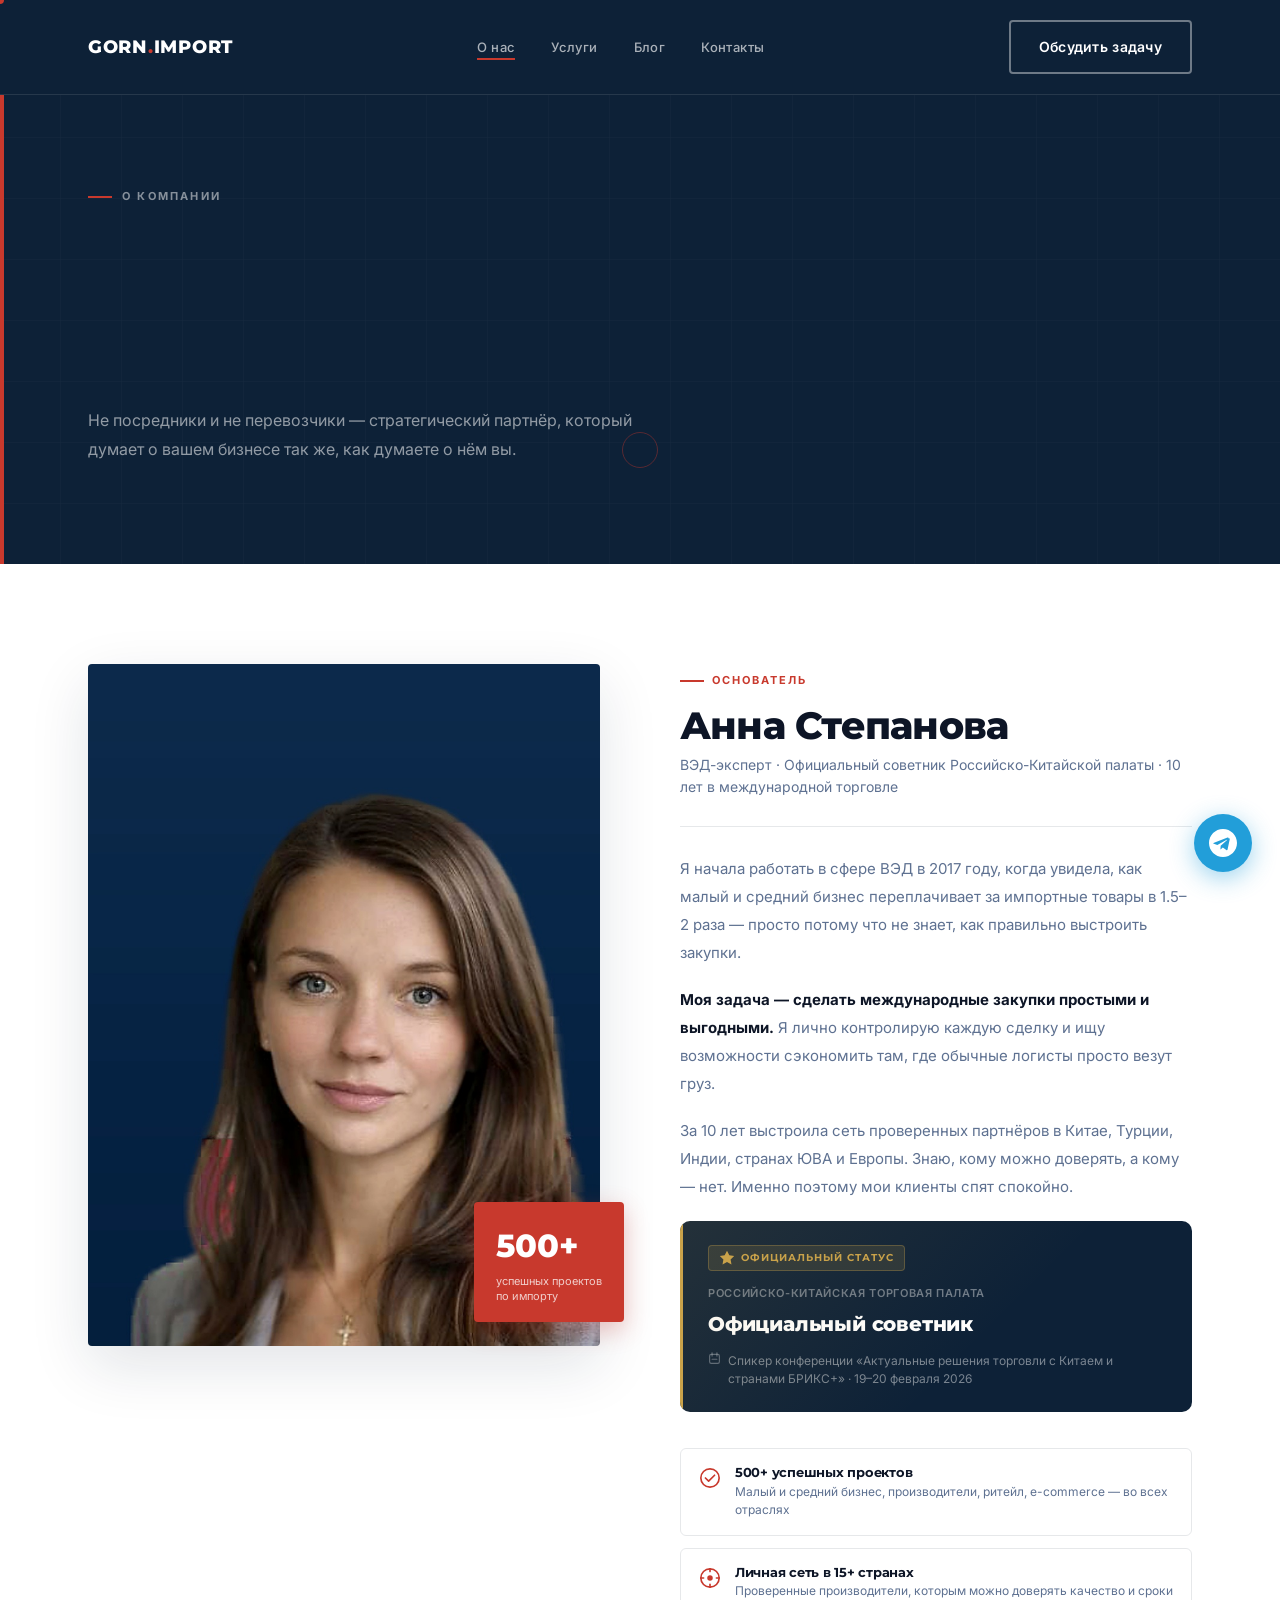
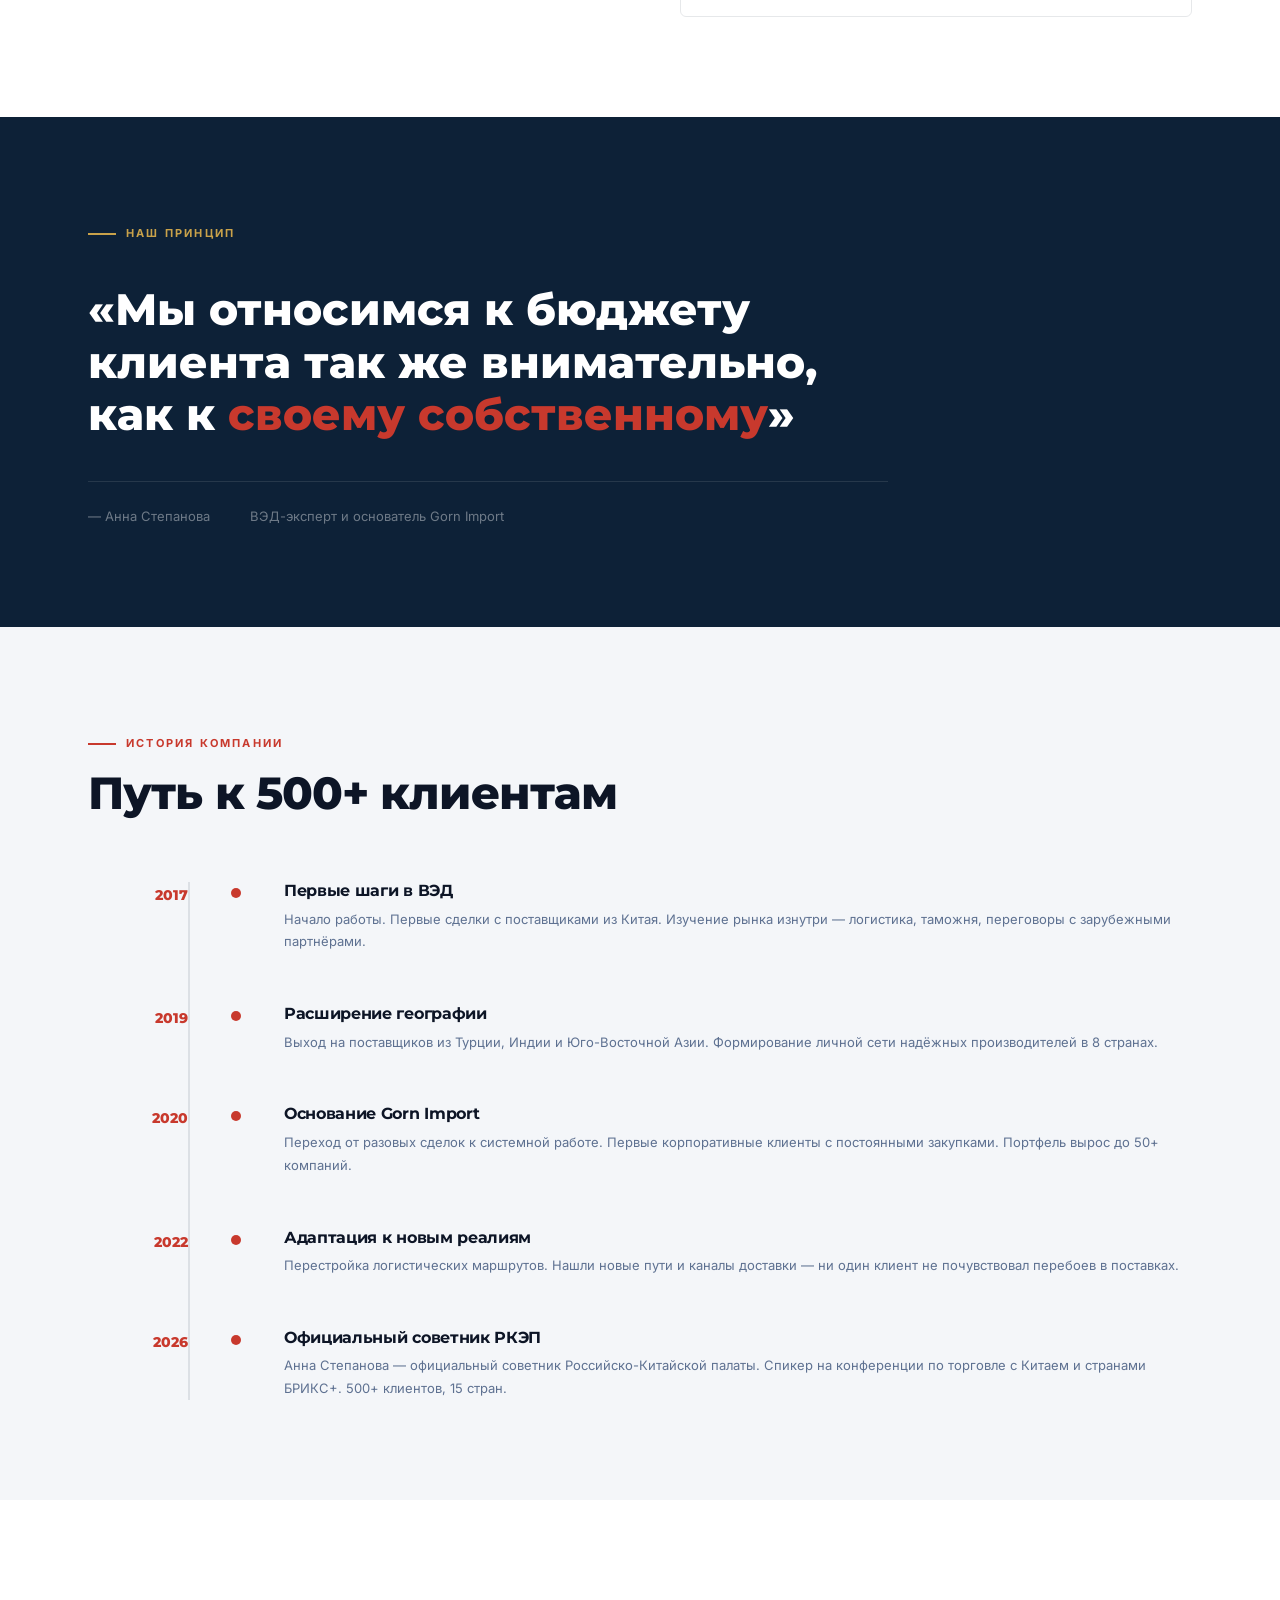
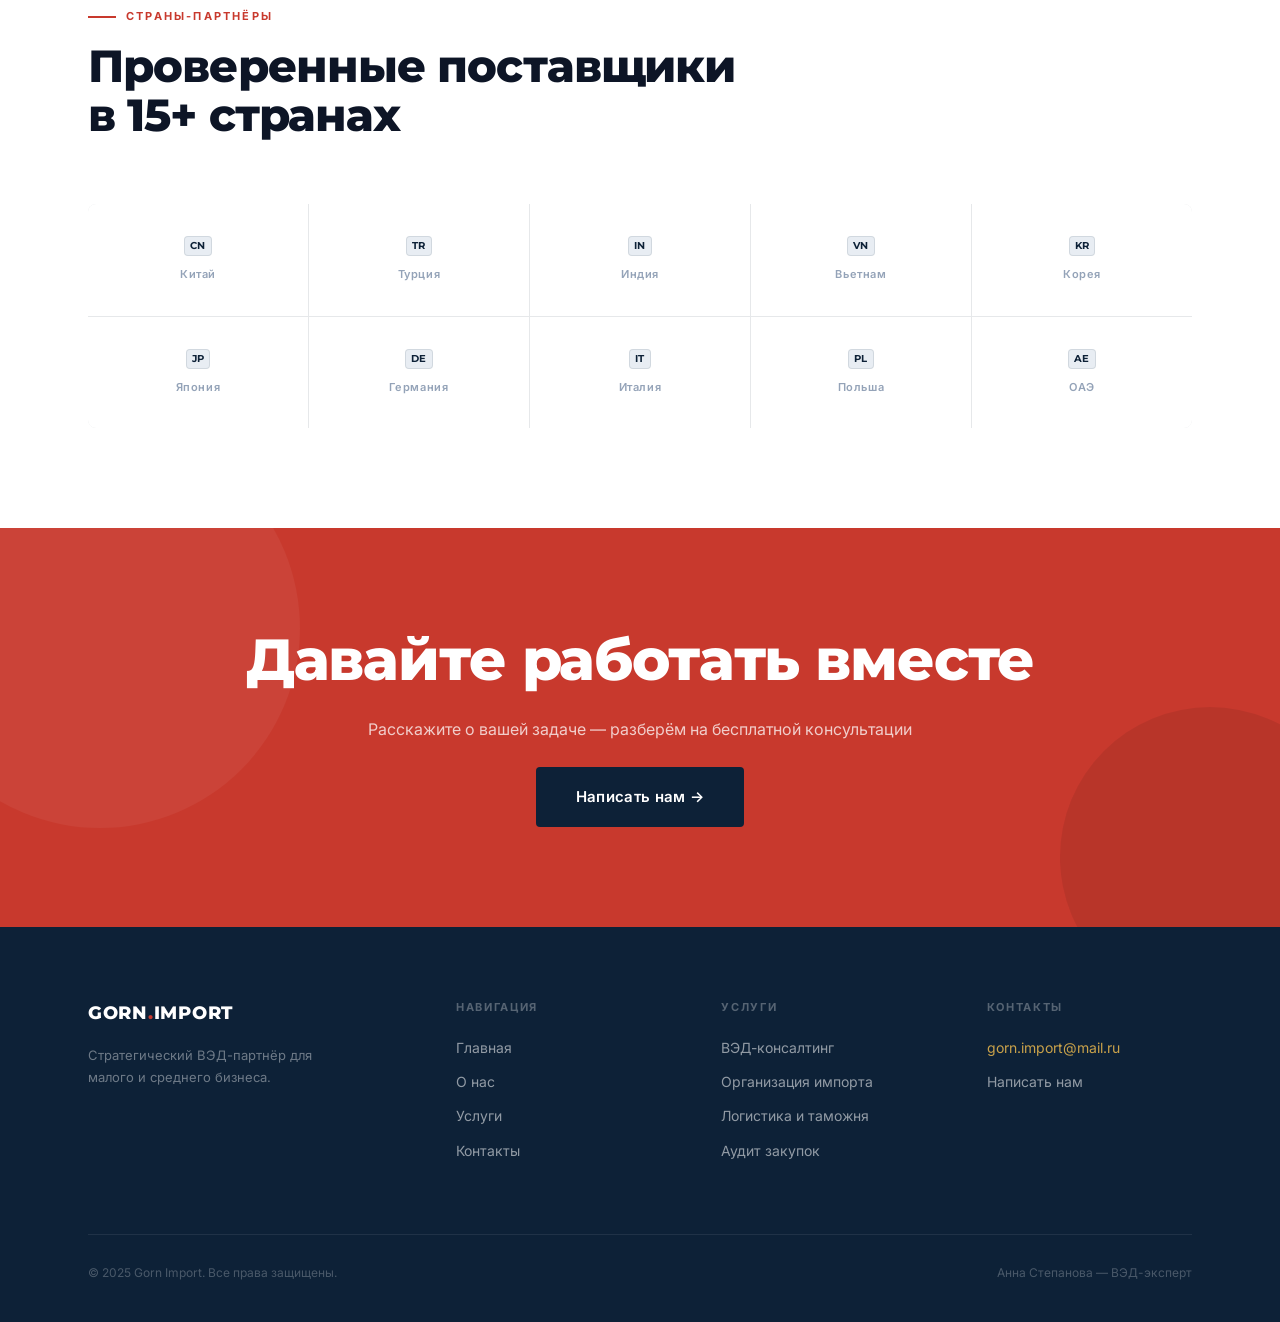
<file: about.html>
<!DOCTYPE html>
<html lang="ru">
<head>
  <meta charset="UTF-8">
  <meta name="viewport" content="width=device-width, initial-scale=1.0">
  <title>О нас — Gorn Import</title>
  <meta name="description" content="Анна Степанова — ВЭД-эксперт с 8-летним опытом, официальный советник Российско-Китайской палаты.">
  <link rel="preconnect" href="https://fonts.googleapis.com">
  <link rel="preconnect" href="https://fonts.gstatic.com" crossorigin>
  <link href="https://fonts.googleapis.com/css2?family=Montserrat:wght@400;500;600;700;800;900&family=Inter:wght@300;400;500;600&display=swap" rel="stylesheet">
  <link rel="stylesheet" href="styles.css?v=6">
</head>
<body>

  <div class="page-reveal"></div>
  <div class="cursor" id="cursor"></div>
  <div class="cursor-follower" id="cursorFollower"></div>

  <div class="mobile-menu" id="mobileMenu">
    <a href="index.html">Главная</a>
    <a href="about.html">О нас</a>
    <a href="services.html">Услуги</a>
    <a href="contact.html">Контакты</a>
    <a href="mailto:gorn.import@mail.ru" class="mobile-menu__email">gorn.import@mail.ru</a>
  </div>

  <nav class="nav nav--dark" id="nav">
    <div class="nav__inner">
      <a href="index.html" class="nav__logo nav__logo--white">GORN<span>.</span>IMPORT</a>
      <div class="nav__links">
        <a href="about.html">О нас</a>
        <a href="services.html">Услуги</a>
        <a href="blog.html">Блог</a>
        <a href="contact.html">Контакты</a>
      </div>
      <a href="contact.html" class="btn btn--outline-white">Обсудить задачу</a>
      <button class="nav__burger" id="burger" aria-label="Меню">
        <span></span><span></span><span></span>
      </button>
    </div>
  </nav>

  <!-- Hero -->
  <section class="page-hero">
    <div class="page-hero__pattern"></div>
    <div class="page-hero__red-bar"></div>
    <div class="container">
      <div class="page-hero__eyebrow reveal-up">
        <span class="page-hero__eyebrow-line"></span>
        О компании
      </div>
      <h1 class="page-hero__title">
        <div class="line"><span class="reveal-word">Мы становимся</span></div>
        <div class="line"><span class="reveal-word" style="transition-delay:.15s"><span>частью</span> вашей команды</span></div>
      </h1>
      <p class="page-hero__sub reveal-up" style="--delay:.25s">
        Не посредники и не перевозчики — стратегический партнёр, который думает о вашем бизнесе так же, как думаете о нём вы.
      </p>
    </div>
  </section>

  <!-- About main -->
  <section class="section">
    <div class="container">
      <div class="about-split">
        <div class="about-split__photo reveal-up">
          <div class="about-split__photo-frame">
            <img src="anna.jpg" alt="Анна Степанова — ВЭД-эксперт"
                 onerror="this.style.display='none';this.nextElementSibling.style.display='flex'">
            <div class="about-split__photo-placeholder" style="display:none">
              <div class="about-split__photo-placeholder-letters">АГ</div>
            </div>
          </div>
          <div class="about-split__photo-badge">
            <div class="about-split__photo-badge-num">500+</div>
            <div class="about-split__photo-badge-text">успешных проектов<br>по импорту</div>
          </div>
        </div>
        <div class="reveal-up" style="--delay:.15s">
          <span class="about-split__tag">
            <span style="width:24px;height:2px;background:var(--red);display:inline-block"></span>
            Основатель
          </span>
          <h2 class="about-split__name">Анна Степанова</h2>
          <p class="about-split__role">ВЭД-эксперт · Официальный советник Российско-Китайской палаты · 10 лет в международной торговле</p>
          <div class="about-split__text">
            <p>Я начала работать в сфере ВЭД в 2017 году, когда увидела, как малый и средний бизнес переплачивает за импортные товары в 1.5–2 раза — просто потому что не знает, как правильно выстроить закупки.</p>
            <p><strong>Моя задача — сделать международные закупки простыми и выгодными.</strong> Я лично контролирую каждую сделку и ищу возможности сэкономить там, где обычные логисты просто везут груз.</p>
            <p>За 10 лет выстроила сеть проверенных партнёров в Китае, Турции, Индии, странах ЮВА и Европы. Знаю, кому можно доверять, а кому — нет. Именно поэтому мои клиенты спят спокойно.</p>
          </div>
          <!-- RKEP highlight -->
          <div class="cred-highlight reveal-up">
            <div class="cred-highlight__badge">
              <svg viewBox="0 0 20 20" fill="none" width="16" height="16"><polygon points="10,1 12.9,6.6 19,7.6 14.5,12 15.6,18.1 10,15.1 4.4,18.1 5.5,12 1,7.6 7.1,6.6" fill="currentColor"/></svg>
              Официальный статус
            </div>
            <div class="cred-highlight__body">
              <div class="cred-highlight__org">Российско-Китайская торговая палата</div>
              <div class="cred-highlight__title">Официальный советник</div>
              <div class="cred-highlight__event">
                <svg viewBox="0 0 16 16" fill="none" width="13" height="13" style="flex-shrink:0;opacity:.7"><rect x="2" y="3" width="12" height="11" rx="2" stroke="currentColor" stroke-width="1.4"/><line x1="5" y1="1" x2="5" y2="5" stroke="currentColor" stroke-width="1.4" stroke-linecap="round"/><line x1="11" y1="1" x2="11" y2="5" stroke="currentColor" stroke-width="1.4" stroke-linecap="round"/><line x1="5" y1="9" x2="11" y2="9" stroke="currentColor" stroke-width="1.3" stroke-linecap="round"/></svg>
                Спикер конференции «Актуальные решения торговли с Китаем и странами БРИКС+» · 19–20 февраля 2026
              </div>
            </div>
          </div>

          <div class="about-split__creds">
            <div class="about-split__cred" style="display:none"><!-- moved above --></div>
            <div class="about-split__cred">
              <span class="about-split__cred-icon">
                <svg viewBox="0 0 24 24" fill="none" width="22" height="22"><circle cx="12" cy="12" r="10" stroke="currentColor" stroke-width="1.8"/><polyline points="7,12 10.5,15.5 17,9" stroke="currentColor" stroke-width="1.8" stroke-linecap="round" stroke-linejoin="round"/></svg>
              </span>
              <div class="about-split__cred-text">
                <h4>500+ успешных проектов</h4>
                <p>Малый и средний бизнес, производители, ритейл, e-commerce — во всех отраслях</p>
              </div>
            </div>
            <div class="about-split__cred">
              <span class="about-split__cred-icon">
                <svg viewBox="0 0 24 24" fill="none" width="22" height="22"><circle cx="12" cy="12" r="10" stroke="currentColor" stroke-width="1.8"/><circle cx="12" cy="12" r="3" fill="currentColor"/><line x1="12" y1="2" x2="12" y2="5" stroke="currentColor" stroke-width="1.8" stroke-linecap="round"/><line x1="12" y1="19" x2="12" y2="22" stroke="currentColor" stroke-width="1.8" stroke-linecap="round"/><line x1="2" y1="12" x2="5" y2="12" stroke="currentColor" stroke-width="1.8" stroke-linecap="round"/><line x1="19" y1="12" x2="22" y2="12" stroke="currentColor" stroke-width="1.8" stroke-linecap="round"/></svg>
              </span>
              <div class="about-split__cred-text">
                <h4>Личная сеть в 15+ странах</h4>
                <p>Проверенные производители, которым можно доверять качество и сроки</p>
              </div>
            </div>
          </div>
        </div>
      </div>
    </div>
  </section>

  <!-- Philosophy -->
  <section class="section section--navy">
    <div class="container">
      <div style="max-width:800px">
        <div class="section-eyebrow reveal-up" style="color:var(--gold)">
          <span class="section-eyebrow-line" style="background:var(--gold)"></span>
          Наш принцип
        </div>
        <blockquote style="font-family:var(--font-h);font-size:clamp(24px,3.5vw,44px);font-weight:800;color:#fff;line-height:1.2;margin:24px 0 40px;quotes:none" class="reveal-up" style="--delay:.1s">
          «Мы относимся к бюджету клиента так же внимательно, как к <span style="color:var(--red)">своему&nbsp;собственному</span>»
        </blockquote>
        <div style="display:flex;gap:40px;font-size:13px;color:rgba(255,255,255,.4);padding-top:24px;border-top:1px solid rgba(255,255,255,.1)" class="reveal-up" style="--delay:.2s">
          <span>— Анна Степанова</span>
          <span>ВЭД-эксперт и основатель Gorn Import</span>
        </div>
      </div>
    </div>
  </section>

  <!-- Timeline -->
  <section class="section section--surface">
    <div class="container">
      <div class="section-header">
        <div class="section-eyebrow reveal-up"><span class="section-eyebrow-line"></span>История компании</div>
        <h2 class="section-title reveal-up" style="--delay:.08s">Путь к 500+ клиентам</h2>
      </div>
      <div class="timeline__list">
        <div class="timeline__item reveal-up">
          <span class="timeline__year">2017</span>
          <div class="timeline__dot"></div>
          <div class="timeline__body">
            <h4>Первые шаги в ВЭД</h4>
            <p>Начало работы. Первые сделки с поставщиками из Китая. Изучение рынка изнутри — логистика, таможня, переговоры с зарубежными партнёрами.</p>
          </div>
        </div>
        <div class="timeline__item reveal-up" style="--delay:.1s">
          <span class="timeline__year">2019</span>
          <div class="timeline__dot"></div>
          <div class="timeline__body">
            <h4>Расширение географии</h4>
            <p>Выход на поставщиков из Турции, Индии и Юго-Восточной Азии. Формирование личной сети надёжных производителей в 8 странах.</p>
          </div>
        </div>
        <div class="timeline__item reveal-up" style="--delay:.2s">
          <span class="timeline__year">2020</span>
          <div class="timeline__dot"></div>
          <div class="timeline__body">
            <h4>Основание Gorn Import</h4>
            <p>Переход от разовых сделок к системной работе. Первые корпоративные клиенты с постоянными закупками. Портфель вырос до 50+ компаний.</p>
          </div>
        </div>
        <div class="timeline__item reveal-up" style="--delay:.3s">
          <span class="timeline__year">2022</span>
          <div class="timeline__dot"></div>
          <div class="timeline__body">
            <h4>Адаптация к новым реалиям</h4>
            <p>Перестройка логистических маршрутов. Нашли новые пути и каналы доставки — ни один клиент не почувствовал перебоев в поставках.</p>
          </div>
        </div>
        <div class="timeline__item reveal-up" style="--delay:.4s">
          <span class="timeline__year">2026</span>
          <div class="timeline__dot"></div>
          <div class="timeline__body">
            <h4>Официальный советник РКЭП</h4>
            <p>Анна Степанова — официальный советник Российско-Китайской палаты. Спикер на конференции по торговле с Китаем и странами БРИКС+. 500+ клиентов, 15 стран.</p>
          </div>
        </div>
      </div>
    </div>
  </section>

  <!-- Partners -->
  <section class="section">
    <div class="container">
      <div class="section-header">
        <div class="section-eyebrow reveal-up"><span class="section-eyebrow-line"></span>Страны-партнёры</div>
        <h2 class="section-title reveal-up" style="--delay:.08s">Проверенные поставщики<br>в 15+ странах</h2>
      </div>
      <div class="partners__grid">
        <div class="partner-card reveal-up"><span class="partner-card__flag flag-code">CN</span><span class="partner-card__name">Китай</span></div>
        <div class="partner-card reveal-up" style="--delay:.05s"><span class="partner-card__flag flag-code">TR</span><span class="partner-card__name">Турция</span></div>
        <div class="partner-card reveal-up" style="--delay:.1s"><span class="partner-card__flag flag-code">IN</span><span class="partner-card__name">Индия</span></div>
        <div class="partner-card reveal-up" style="--delay:.15s"><span class="partner-card__flag flag-code">VN</span><span class="partner-card__name">Вьетнам</span></div>
        <div class="partner-card reveal-up" style="--delay:.2s"><span class="partner-card__flag flag-code">KR</span><span class="partner-card__name">Корея</span></div>
        <div class="partner-card reveal-up" style="--delay:.25s"><span class="partner-card__flag flag-code">JP</span><span class="partner-card__name">Япония</span></div>
        <div class="partner-card reveal-up" style="--delay:.3s"><span class="partner-card__flag flag-code">DE</span><span class="partner-card__name">Германия</span></div>
        <div class="partner-card reveal-up" style="--delay:.35s"><span class="partner-card__flag flag-code">IT</span><span class="partner-card__name">Италия</span></div>
        <div class="partner-card reveal-up" style="--delay:.4s"><span class="partner-card__flag flag-code">PL</span><span class="partner-card__name">Польша</span></div>
        <div class="partner-card reveal-up" style="--delay:.45s"><span class="partner-card__flag flag-code">AE</span><span class="partner-card__name">ОАЭ</span></div>
      </div>
    </div>
  </section>

  <!-- CTA -->
  <section class="cta-banner">
    <div class="container">
      <div class="cta-banner__inner">
        <h2 class="cta-banner__title reveal-up">Давайте работать вместе</h2>
        <p class="cta-banner__sub reveal-up" style="--delay:.1s">Расскажите о вашей задаче — разберём на бесплатной консультации</p>
        <a href="contact.html" class="btn btn--navy btn--large reveal-up" style="--delay:.2s">Написать нам →</a>
      </div>
    </div>
  </section>

  <footer class="footer">
    <div class="container">
      <div class="footer__inner">
        <div class="footer__brand">
          <a href="index.html" class="nav__logo nav__logo--white">GORN<span>.</span>IMPORT</a>
          <p>Стратегический ВЭД-партнёр для малого и среднего бизнеса.</p>
        </div>
        <div class="footer__col">
          <h5>Навигация</h5>
          <a href="index.html">Главная</a>
          <a href="about.html">О нас</a>
          <a href="services.html">Услуги</a>
          <a href="contact.html">Контакты</a>
        </div>
        <div class="footer__col">
          <h5>Услуги</h5>
          <a href="services.html">ВЭД-консалтинг</a>
          <a href="services.html">Организация импорта</a>
          <a href="services.html">Логистика и таможня</a>
          <a href="services.html">Аудит закупок</a>
        </div>
        <div class="footer__col">
          <h5>Контакты</h5>
          <a href="mailto:gorn.import@mail.ru" class="accent">gorn.import@mail.ru</a>
          <a href="contact.html">Написать нам</a>
        </div>
      </div>
      <div class="footer__bottom">
        <span>© 2025 Gorn Import. Все права защищены.</span>
        <span>Анна Степанова — ВЭД-эксперт</span>
      </div>
    </div>
  </footer>

  <script src="main.js?v=6"></script>
</body>
</html>
</file>
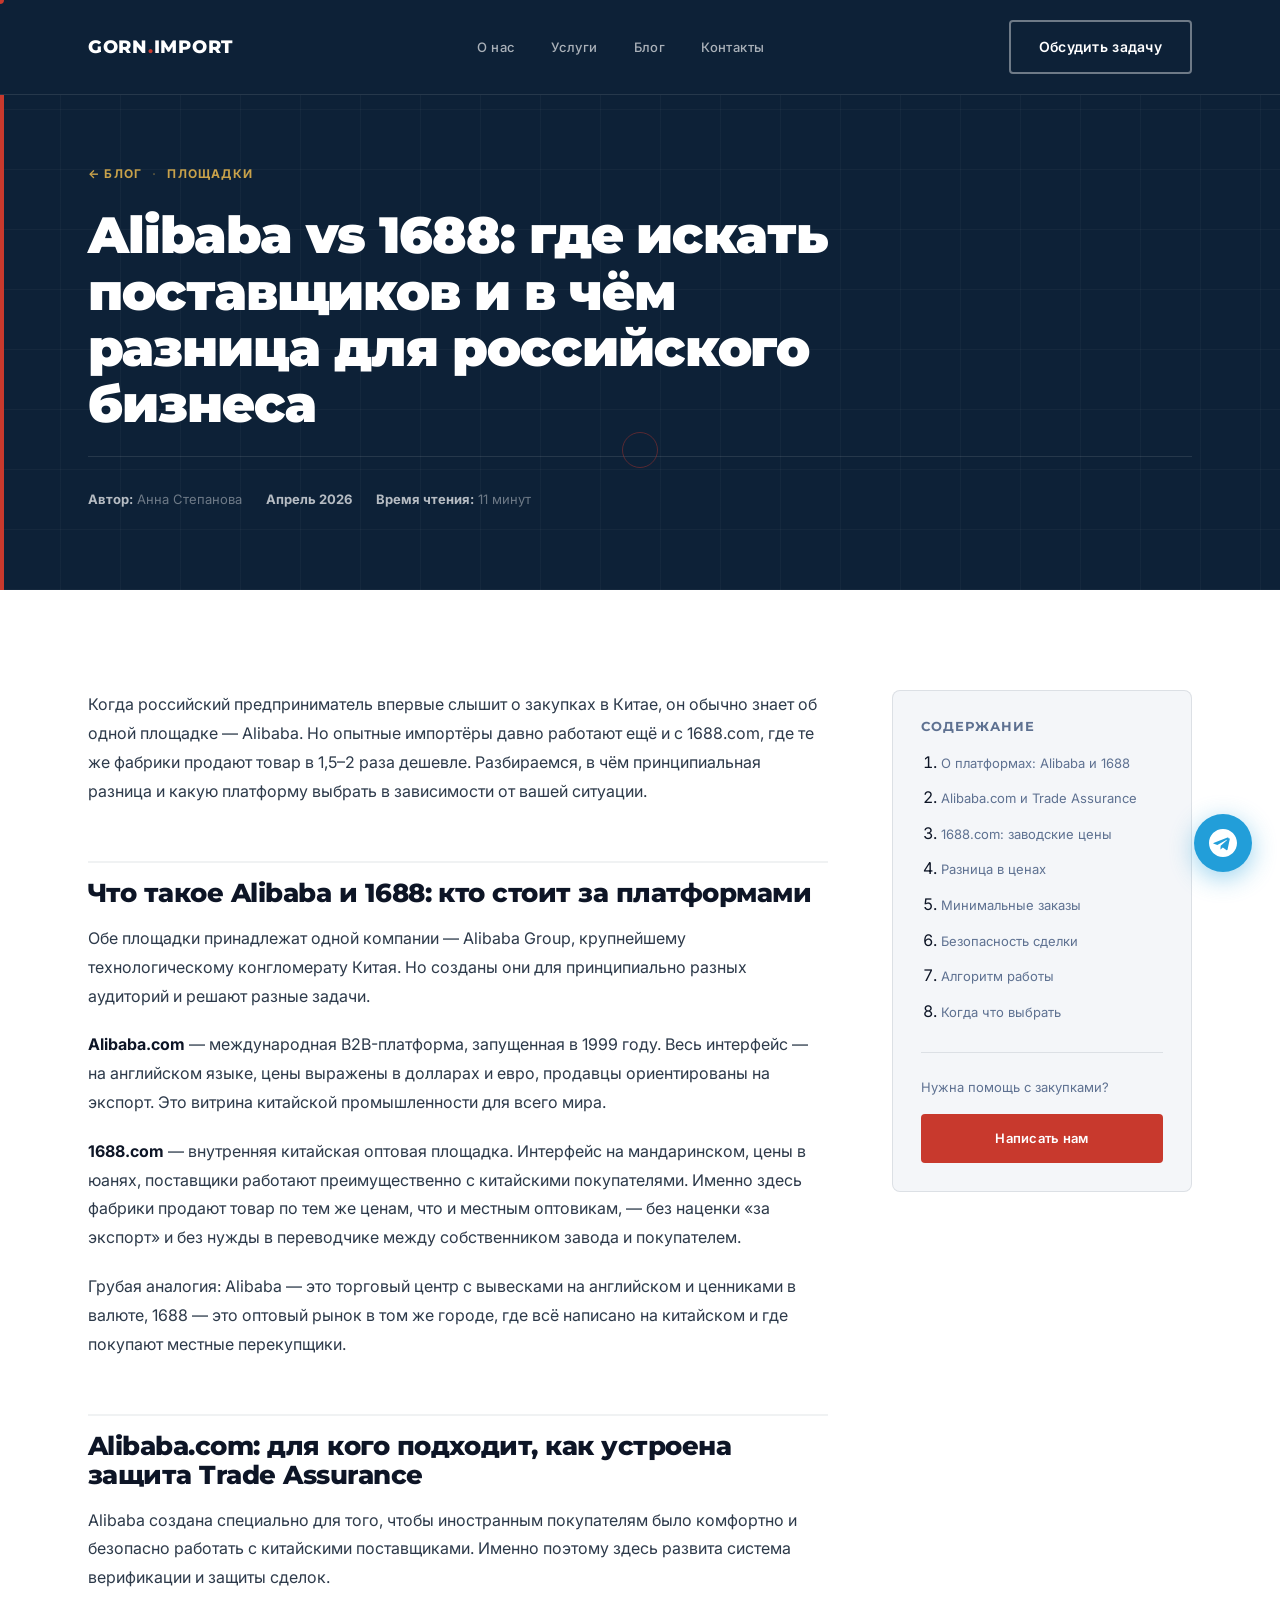
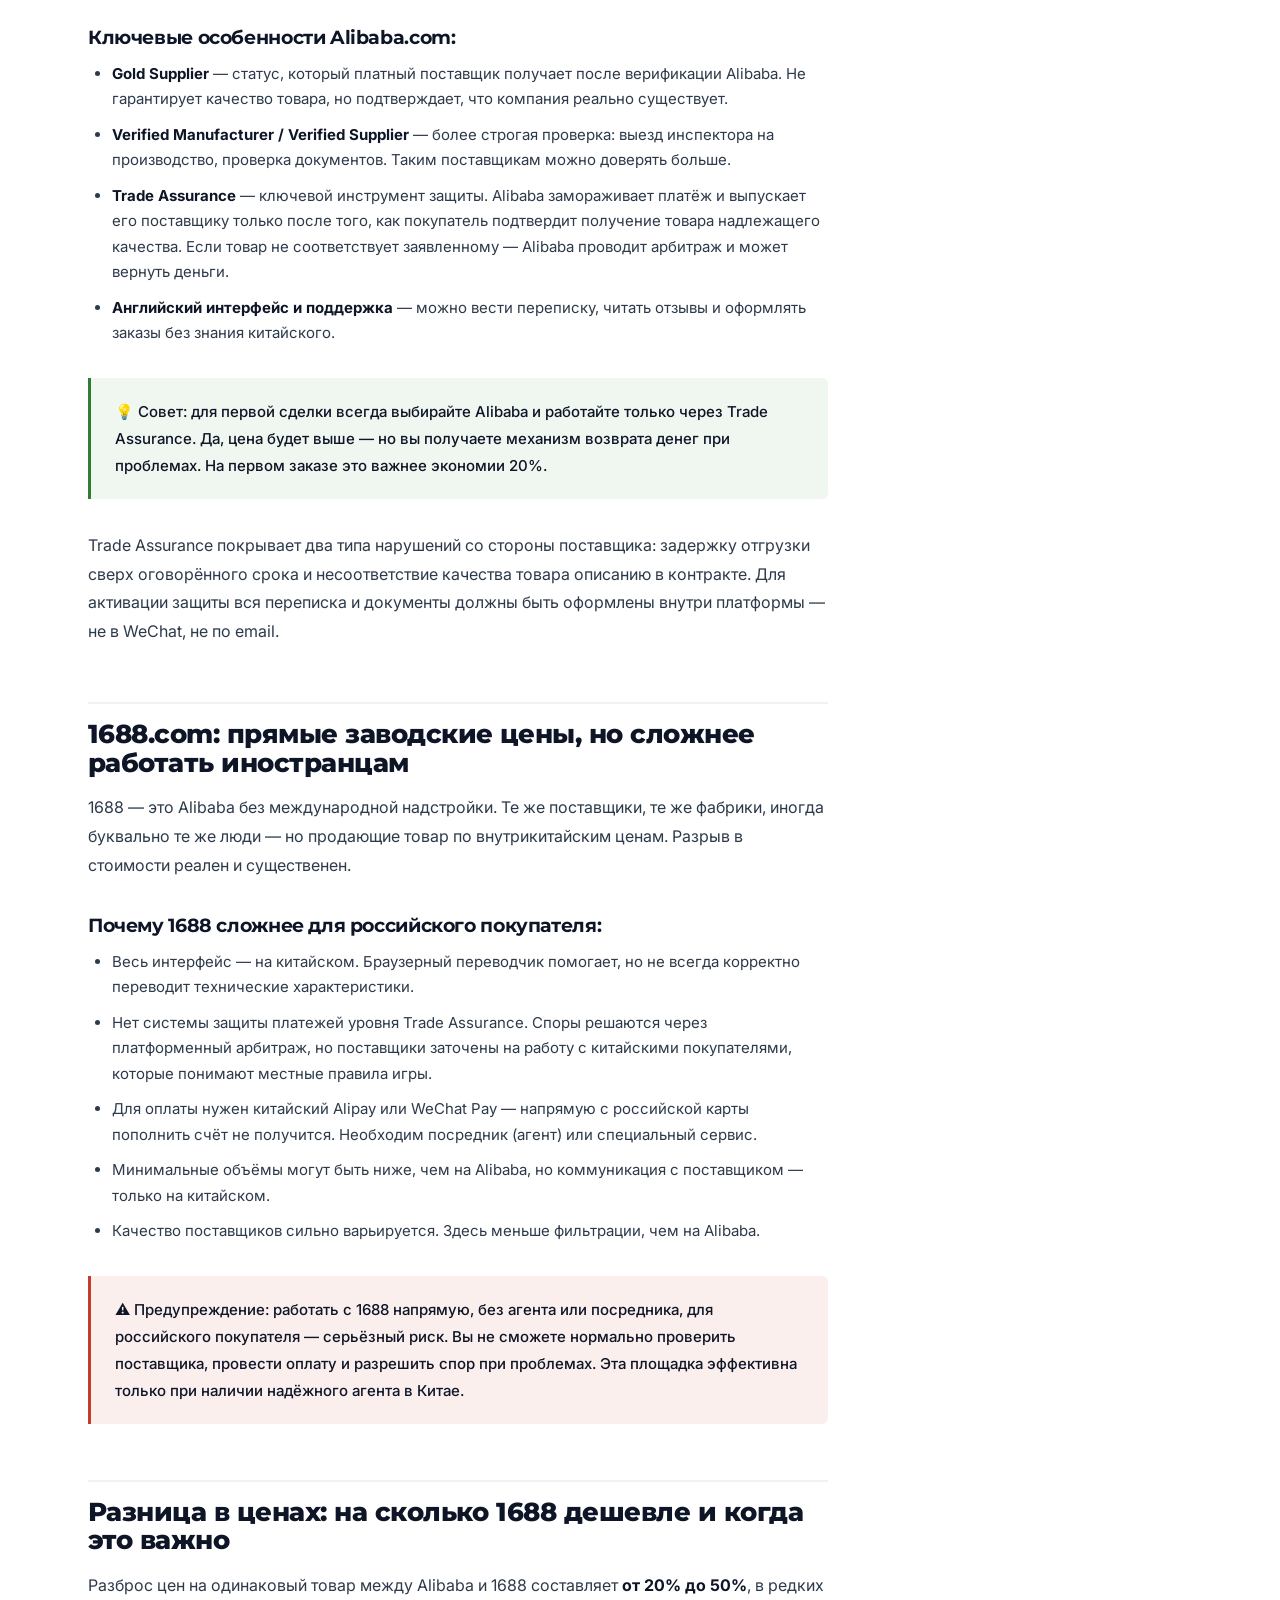
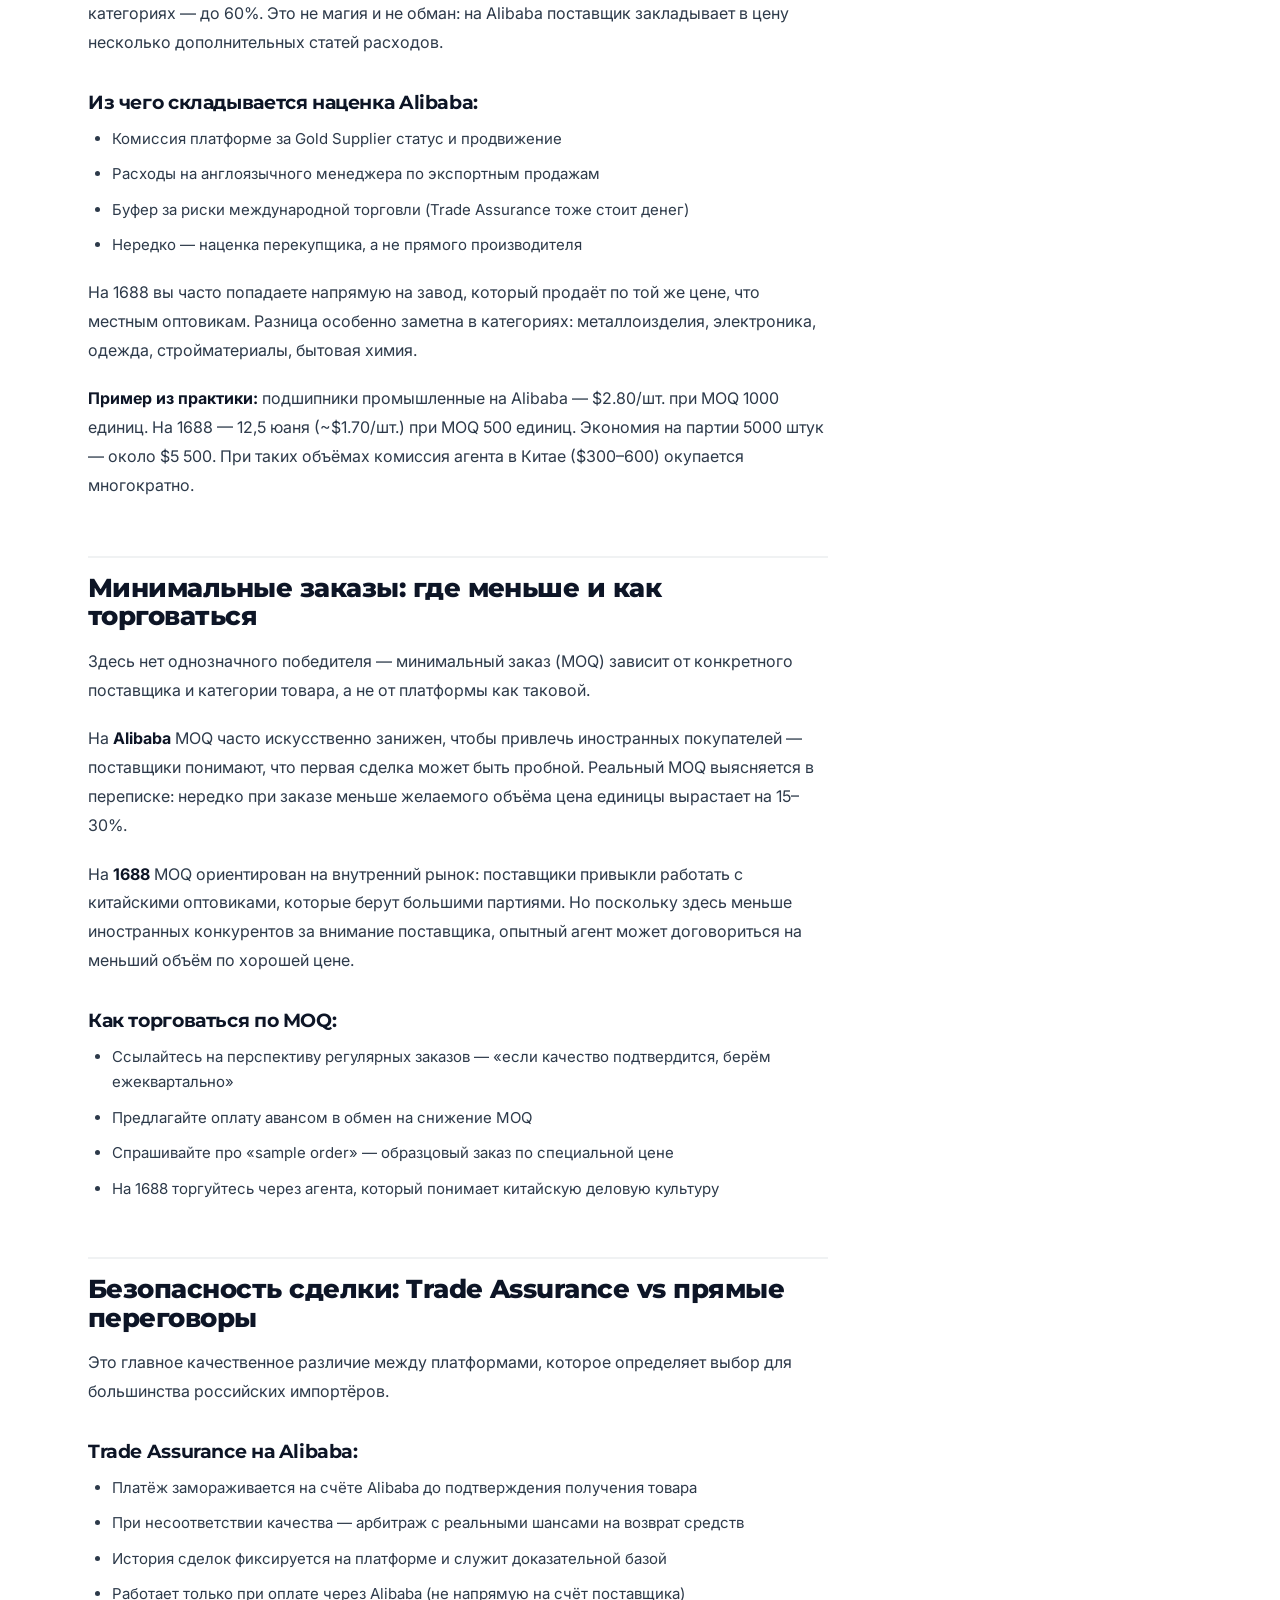
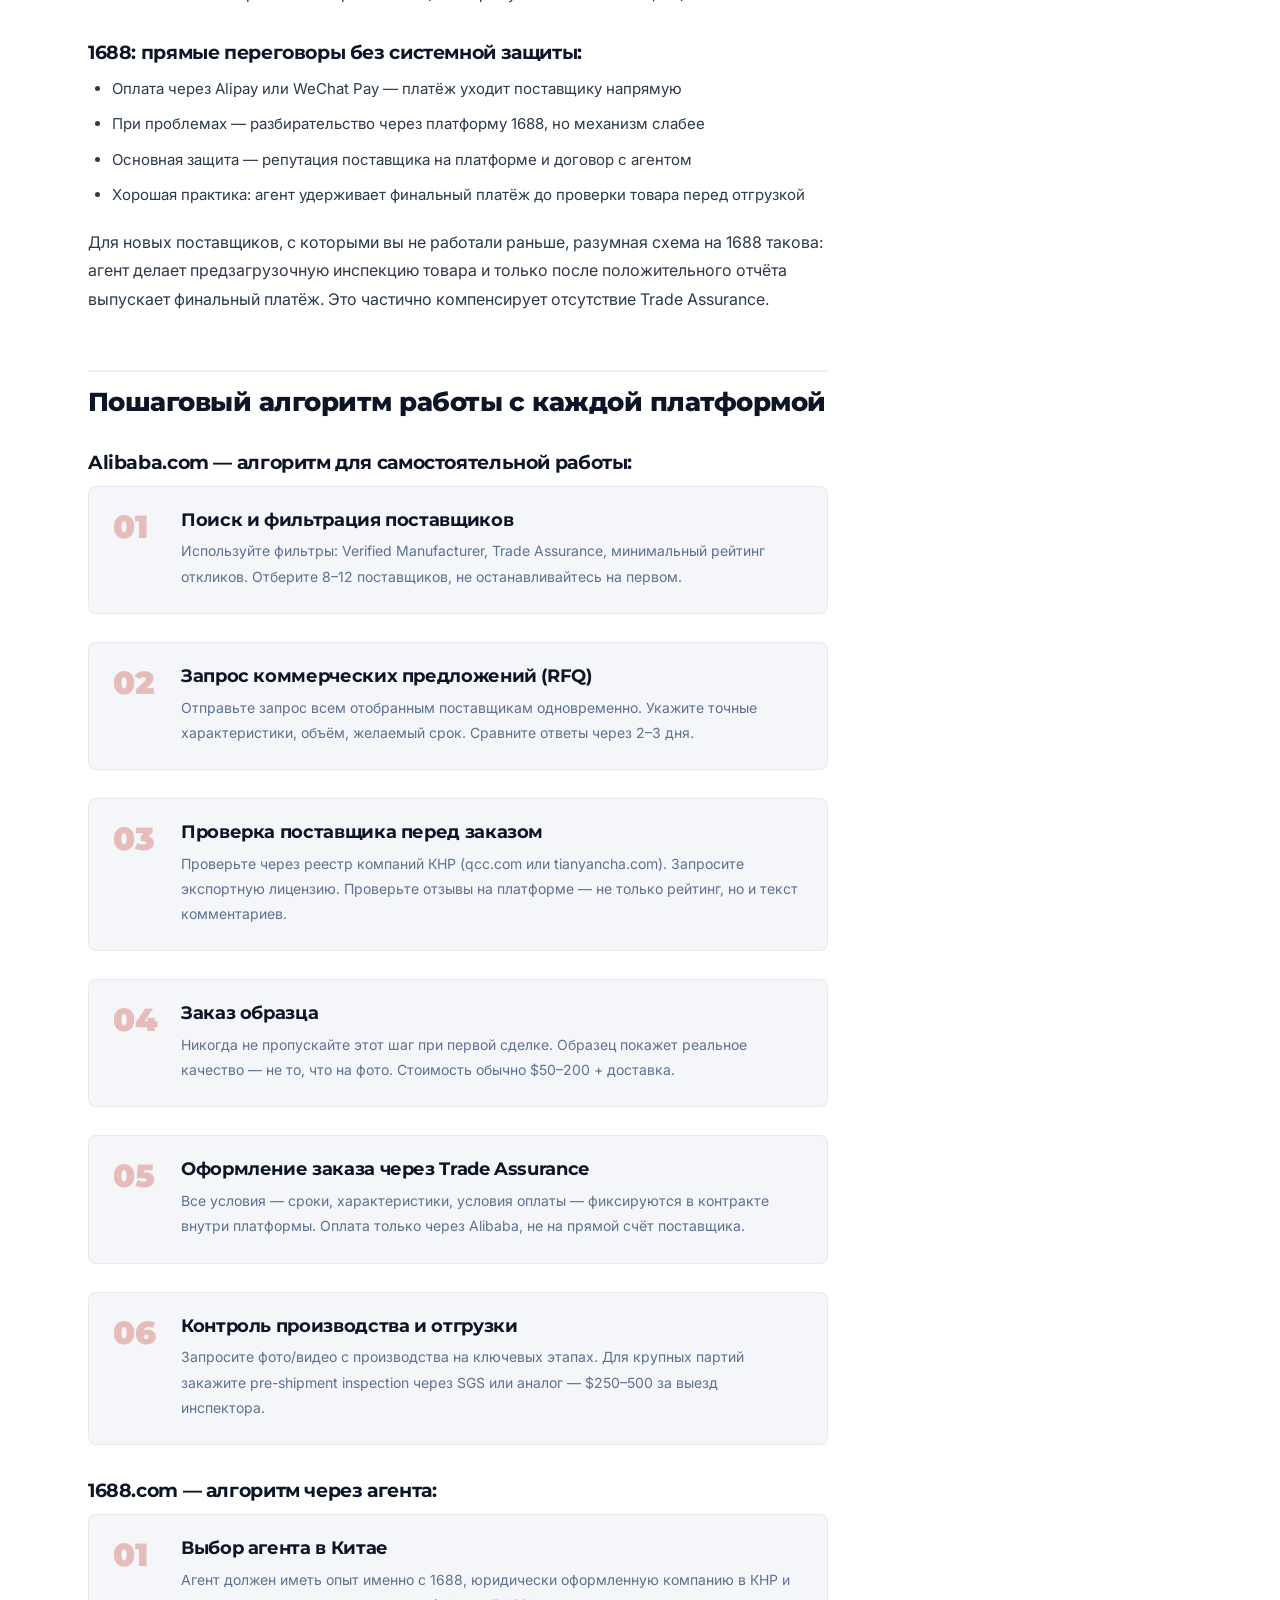
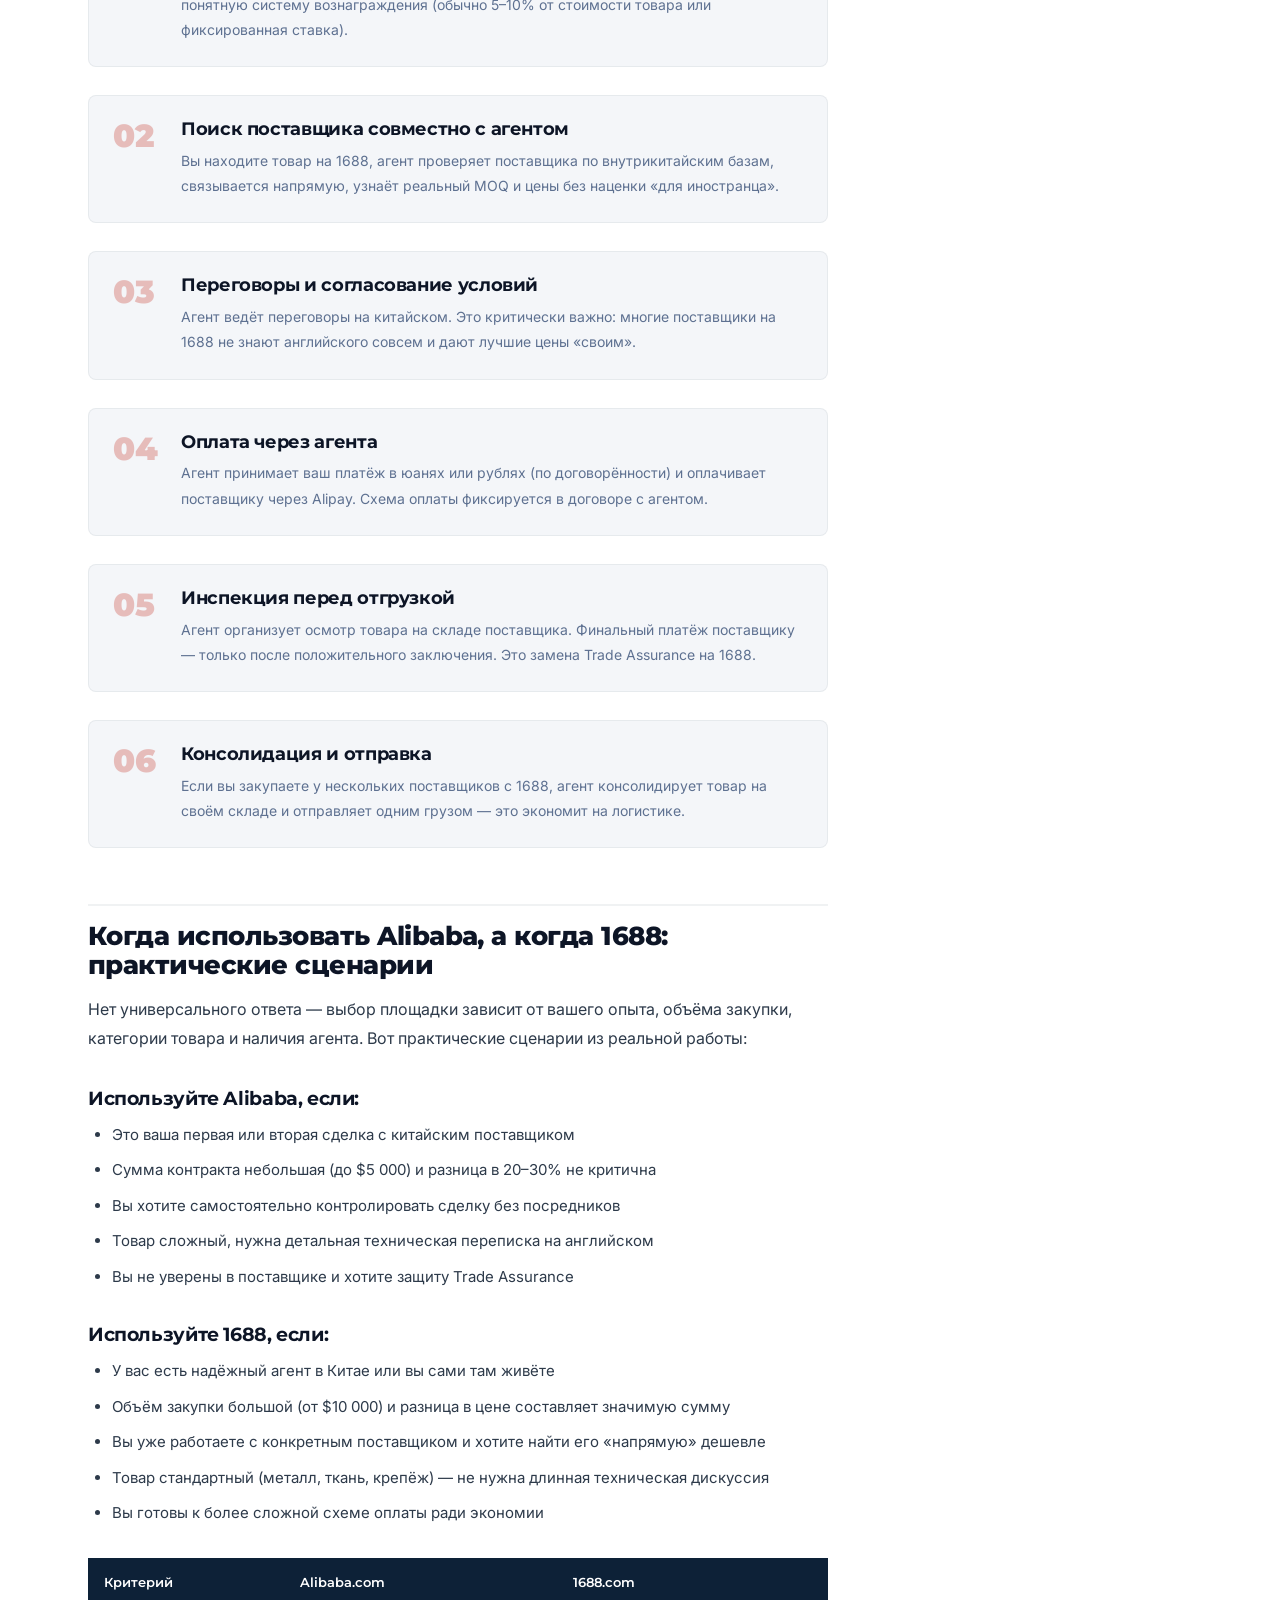
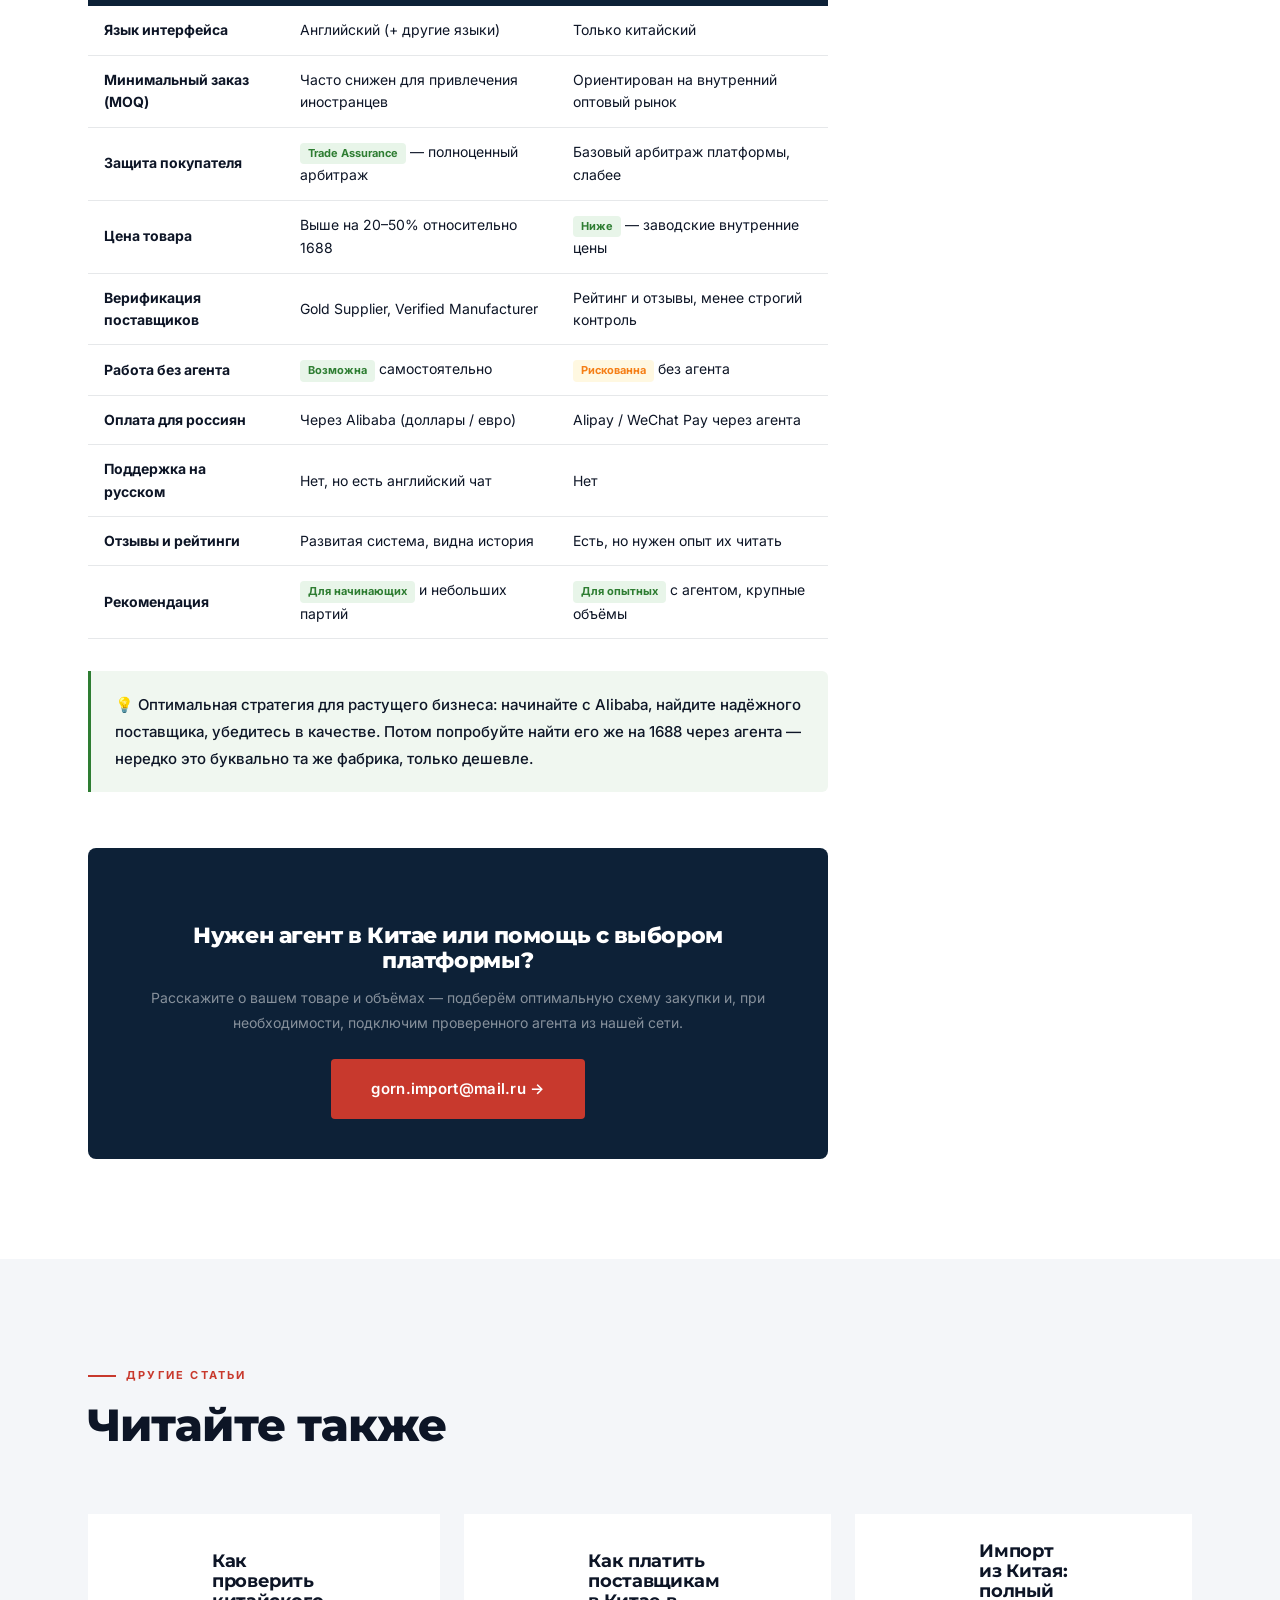
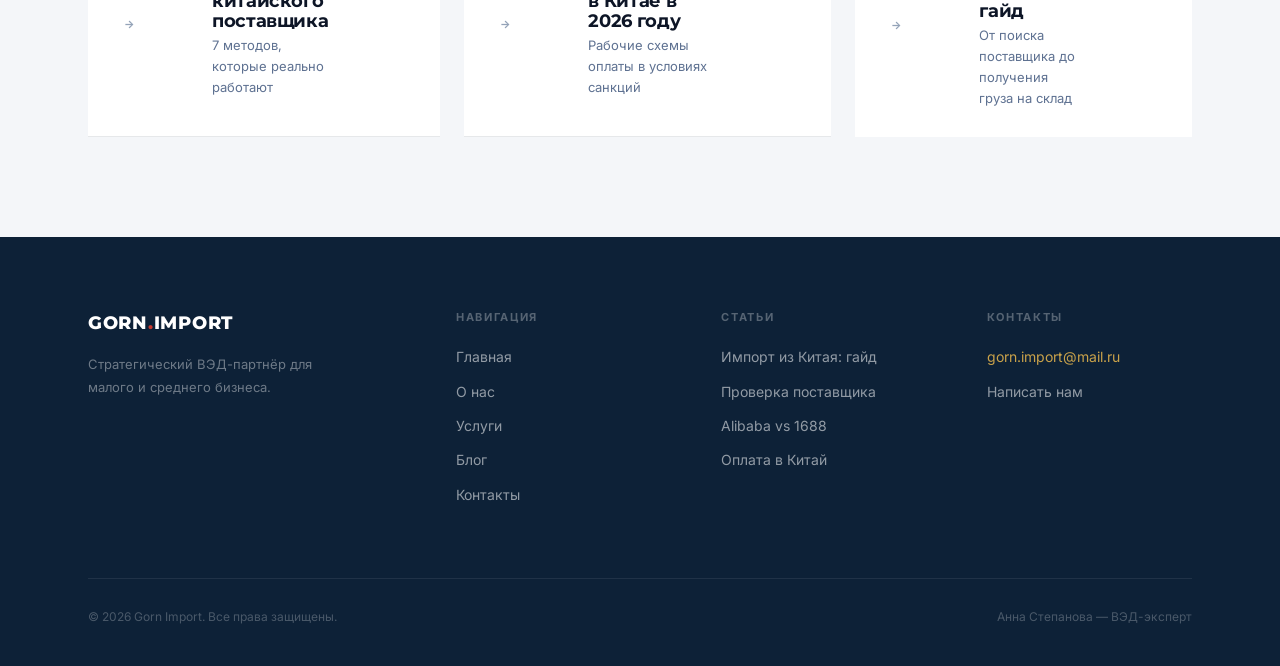
<file: blog-alibaba-vs-1688.html>
<!DOCTYPE html>
<html lang="ru">
<head>
  <meta charset="UTF-8">
  <meta name="viewport" content="width=device-width, initial-scale=1.0">
  <title>Alibaba vs 1688: где искать поставщиков и в чём разница для российского бизнеса — Gorn Import</title>
  <meta name="description" content="Подробное сравнение Alibaba.com и 1688.com для российских импортёров: цены, минимальные заказы, безопасность сделок, пошаговый алгоритм работы. Эксперт по ВЭД Анна Степанова.">
  <link rel="preconnect" href="https://fonts.googleapis.com">
  <link rel="preconnect" href="https://fonts.gstatic.com" crossorigin>
  <link href="https://fonts.googleapis.com/css2?family=Montserrat:wght@400;500;600;700;800;900&family=Inter:wght@300;400;500;600&display=swap" rel="stylesheet">
  <link rel="stylesheet" href="styles.css?v=6">
  <style>
    .article-hero { background: var(--navy); padding: 160px 0 80px; position: relative; overflow: hidden; }
    .article-hero__pattern { position:absolute;inset:0;background-image:repeating-linear-gradient(0deg,rgba(255,255,255,.03) 0,rgba(255,255,255,.03) 1px,transparent 1px,transparent 60px),repeating-linear-gradient(90deg,rgba(255,255,255,.03) 0,rgba(255,255,255,.03) 1px,transparent 1px,transparent 60px);pointer-events:none; }
    .article-hero__red-bar { position:absolute;left:0;top:0;bottom:0;width:4px;background:var(--red); }
    .article-hero__tag { display:inline-flex;align-items:center;gap:10px;font-size:12px;font-weight:700;letter-spacing:.1em;text-transform:uppercase;color:var(--gold);margin-bottom:24px; }
    .article-hero__title { font-family:var(--font-h);font-size:clamp(28px,4vw,52px);font-weight:900;color:#fff;line-height:1.1;letter-spacing:-.02em;margin-bottom:24px;max-width:800px; }
    .article-hero__meta { display:flex;gap:24px;font-size:13px;color:rgba(255,255,255,.4);padding-top:32px;border-top:1px solid rgba(255,255,255,.1); }
    .article-hero__meta strong { color:rgba(255,255,255,.7); }

    .article-layout { display:grid;grid-template-columns:1fr 300px;gap:64px;align-items:start; }
    .article-toc { position:sticky;top:100px;background:var(--surface);border-radius:8px;padding:28px;border:1px solid var(--border); }
    .article-toc h4 { font-family:var(--font-h);font-size:13px;font-weight:700;letter-spacing:.08em;text-transform:uppercase;color:var(--muted);margin-bottom:16px; }
    .article-toc ol { padding-left:20px;display:flex;flex-direction:column;gap:10px; }
    .article-toc ol li a { font-size:13px;color:var(--muted);transition:color .2s; }
    .article-toc ol li a:hover { color:var(--red); }

    .article-body { min-width:0; }
    .article-body h2 { font-family:var(--font-h);font-size:26px;font-weight:800;color:var(--text);margin:56px 0 16px;padding-top:16px;border-top:2px solid var(--border2); }
    .article-body h3 { font-family:var(--font-h);font-size:19px;font-weight:700;color:var(--text);margin:36px 0 12px; }
    .article-body p { font-size:16px;line-height:1.8;color:#2d3a4a;margin-bottom:20px; }
    .article-body ul,
    .article-body ol { padding-left:24px;margin-bottom:20px;display:flex;flex-direction:column;gap:10px; }
    .article-body li { font-size:15px;line-height:1.7;color:#2d3a4a; }
    .article-body strong { color:var(--text); }
    .article-callout { background:var(--red-dim);border-left:3px solid var(--red);border-radius:0 6px 6px 0;padding:20px 24px;margin:32px 0; }
    .article-callout--tip { background:#f0f7f0;border-left-color:#2e7d32; }
    .article-callout--tip p { color:#1b5e20; }
    .article-callout p { margin:0;color:var(--text);font-weight:500;font-size:15px; }
    .article-table-wrap { overflow-x:auto;margin:32px 0; }
    .article-table { width:100%;border-collapse:collapse;font-size:14px; }
    .article-table th { background:var(--navy);color:#fff;padding:14px 16px;text-align:left;font-family:var(--font-h);font-weight:600;font-size:13px; }
    .article-table td { padding:13px 16px;border-bottom:1px solid var(--border); }
    .article-table tr:hover td { background:var(--surface); }
    .article-table .tag-green { display:inline-block;background:#e8f5e9;color:#2e7d32;font-size:11px;font-weight:700;padding:2px 8px;border-radius:4px; }
    .article-table .tag-yellow { display:inline-block;background:#fff8e1;color:#f57f17;font-size:11px;font-weight:700;padding:2px 8px;border-radius:4px; }
    .step-block { display:flex;gap:20px;margin-bottom:28px;padding:24px;background:var(--surface);border-radius:8px;border:1px solid var(--border2); }
    .step-block__num { font-family:var(--font-h);font-size:32px;font-weight:900;color:var(--red);opacity:.3;line-height:1;flex-shrink:0;width:48px; }
    .step-block h3 { margin:0 0 8px;font-size:18px; }
    .step-block p { margin:0;font-size:14px;color:var(--muted); }
    .article-cta { background:var(--navy);border-radius:8px;padding:40px;margin:56px 0 0;text-align:center; }
    .article-cta h3 { font-family:var(--font-h);font-size:22px;font-weight:800;color:#fff;margin-bottom:12px; }
    .article-cta p { font-size:14px;color:rgba(255,255,255,.5);margin-bottom:24px; }

    @media (max-width: 900px) {
      .article-layout { grid-template-columns: 1fr; }
      .article-toc { position: static; }
    }
  </style>
</head>
<body>

  <div class="page-reveal"></div>
  <div class="cursor" id="cursor"></div>
  <div class="cursor-follower" id="cursorFollower"></div>

  <div class="mobile-menu" id="mobileMenu">
    <a href="index.html">Главная</a>
    <a href="about.html">О нас</a>
    <a href="services.html">Услуги</a>
    <a href="blog.html">Блог</a>
    <a href="contact.html">Контакты</a>
    <a href="mailto:gorn.import@mail.ru" class="mobile-menu__email">gorn.import@mail.ru</a>
  </div>

  <nav class="nav nav--dark" id="nav">
    <div class="nav__inner">
      <a href="index.html" class="nav__logo nav__logo--white">GORN<span>.</span>IMPORT</a>
      <div class="nav__links">
        <a href="about.html">О нас</a>
        <a href="services.html">Услуги</a>
        <a href="blog.html">Блог</a>
        <a href="contact.html">Контакты</a>
      </div>
      <a href="contact.html" class="btn btn--outline-white">Обсудить задачу</a>
      <button class="nav__burger" id="burger" aria-label="Меню">
        <span></span><span></span><span></span>
      </button>
    </div>
  </nav>

  <section class="article-hero">
    <div class="article-hero__pattern"></div>
    <div class="article-hero__red-bar"></div>
    <div class="container">
      <div class="article-hero__tag reveal-up">
        <a href="blog.html" style="color:var(--gold)">← Блог</a>
        <span style="opacity:.4">·</span>
        <span>Площадки</span>
      </div>
      <h1 class="article-hero__title reveal-up" style="--delay:.1s">
        Alibaba vs 1688: где искать поставщиков и в чём разница для российского бизнеса
      </h1>
      <div class="article-hero__meta reveal-up" style="--delay:.2s">
        <span><strong>Автор:</strong> Анна Степанова</span>
        <span><strong>Апрель 2026</strong></span>
        <span><strong>Время чтения:</strong> 11 минут</span>
      </div>
    </div>
  </section>

  <section class="section">
    <div class="container">
      <div class="article-layout">

        <article class="article-body reveal-up">

          <p>Когда российский предприниматель впервые слышит о закупках в Китае, он обычно знает об одной площадке — Alibaba. Но опытные импортёры давно работают ещё и с 1688.com, где те же фабрики продают товар в 1,5–2 раза дешевле. Разбираемся, в чём принципиальная разница и какую платформу выбрать в зависимости от вашей ситуации.</p>

          <h2 id="intro">Что такое Alibaba и 1688: кто стоит за платформами</h2>

          <p>Обе площадки принадлежат одной компании — Alibaba Group, крупнейшему технологическому конгломерату Китая. Но созданы они для принципиально разных аудиторий и решают разные задачи.</p>

          <p><strong>Alibaba.com</strong> — международная B2B-платформа, запущенная в 1999 году. Весь интерфейс — на английском языке, цены выражены в долларах и евро, продавцы ориентированы на экспорт. Это витрина китайской промышленности для всего мира.</p>

          <p><strong>1688.com</strong> — внутренняя китайская оптовая площадка. Интерфейс на мандаринском, цены в юанях, поставщики работают преимущественно с китайскими покупателями. Именно здесь фабрики продают товар по тем же ценам, что и местным оптовикам, — без наценки «за экспорт» и без нужды в переводчике между собственником завода и покупателем.</p>

          <p>Грубая аналогия: Alibaba — это торговый центр с вывесками на английском и ценниками в валюте, 1688 — это оптовый рынок в том же городе, где всё написано на китайском и где покупают местные перекупщики.</p>

          <h2 id="alibaba">Alibaba.com: для кого подходит, как устроена защита Trade Assurance</h2>

          <p>Alibaba создана специально для того, чтобы иностранным покупателям было комфортно и безопасно работать с китайскими поставщиками. Именно поэтому здесь развита система верификации и защиты сделок.</p>

          <h3>Ключевые особенности Alibaba.com:</h3>
          <ul>
            <li><strong>Gold Supplier</strong> — статус, который платный поставщик получает после верификации Alibaba. Не гарантирует качество товара, но подтверждает, что компания реально существует.</li>
            <li><strong>Verified Manufacturer / Verified Supplier</strong> — более строгая проверка: выезд инспектора на производство, проверка документов. Таким поставщикам можно доверять больше.</li>
            <li><strong>Trade Assurance</strong> — ключевой инструмент защиты. Alibaba замораживает платёж и выпускает его поставщику только после того, как покупатель подтвердит получение товара надлежащего качества. Если товар не соответствует заявленному — Alibaba проводит арбитраж и может вернуть деньги.</li>
            <li><strong>Английский интерфейс и поддержка</strong> — можно вести переписку, читать отзывы и оформлять заказы без знания китайского.</li>
          </ul>

          <div class="article-callout article-callout--tip">
            <p>💡 Совет: для первой сделки всегда выбирайте Alibaba и работайте только через Trade Assurance. Да, цена будет выше — но вы получаете механизм возврата денег при проблемах. На первом заказе это важнее экономии 20%.</p>
          </div>

          <p>Trade Assurance покрывает два типа нарушений со стороны поставщика: задержку отгрузки сверх оговорённого срока и несоответствие качества товара описанию в контракте. Для активации защиты вся переписка и документы должны быть оформлены внутри платформы — не в WeChat, не по email.</p>

          <h2 id="1688">1688.com: прямые заводские цены, но сложнее работать иностранцам</h2>

          <p>1688 — это Alibaba без международной надстройки. Те же поставщики, те же фабрики, иногда буквально те же люди — но продающие товар по внутрикитайским ценам. Разрыв в стоимости реален и существенен.</p>

          <h3>Почему 1688 сложнее для российского покупателя:</h3>
          <ul>
            <li>Весь интерфейс — на китайском. Браузерный переводчик помогает, но не всегда корректно переводит технические характеристики.</li>
            <li>Нет системы защиты платежей уровня Trade Assurance. Споры решаются через платформенный арбитраж, но поставщики заточены на работу с китайскими покупателями, которые понимают местные правила игры.</li>
            <li>Для оплаты нужен китайский Alipay или WeChat Pay — напрямую с российской карты пополнить счёт не получится. Необходим посредник (агент) или специальный сервис.</li>
            <li>Минимальные объёмы могут быть ниже, чем на Alibaba, но коммуникация с поставщиком — только на китайском.</li>
            <li>Качество поставщиков сильно варьируется. Здесь меньше фильтрации, чем на Alibaba.</li>
          </ul>

          <div class="article-callout">
            <p>⚠️ Предупреждение: работать с 1688 напрямую, без агента или посредника, для российского покупателя — серьёзный риск. Вы не сможете нормально проверить поставщика, провести оплату и разрешить спор при проблемах. Эта площадка эффективна только при наличии надёжного агента в Китае.</p>
          </div>

          <h2 id="prices">Разница в ценах: на сколько 1688 дешевле и когда это важно</h2>

          <p>Разброс цен на одинаковый товар между Alibaba и 1688 составляет <strong>от 20% до 50%</strong>, в редких категориях — до 60%. Это не магия и не обман: на Alibaba поставщик закладывает в цену несколько дополнительных статей расходов.</p>

          <h3>Из чего складывается наценка Alibaba:</h3>
          <ul>
            <li>Комиссия платформе за Gold Supplier статус и продвижение</li>
            <li>Расходы на англоязычного менеджера по экспортным продажам</li>
            <li>Буфер за риски международной торговли (Trade Assurance тоже стоит денег)</li>
            <li>Нередко — наценка перекупщика, а не прямого производителя</li>
          </ul>

          <p>На 1688 вы часто попадаете напрямую на завод, который продаёт по той же цене, что местным оптовикам. Разница особенно заметна в категориях: металлоизделия, электроника, одежда, стройматериалы, бытовая химия.</p>

          <p><strong>Пример из практики:</strong> подшипники промышленные на Alibaba — $2.80/шт. при MOQ 1000 единиц. На 1688 — 12,5 юаня (~$1.70/шт.) при MOQ 500 единиц. Экономия на партии 5000 штук — около $5 500. При таких объёмах комиссия агента в Китае ($300–600) окупается многократно.</p>

          <h2 id="moq">Минимальные заказы: где меньше и как торговаться</h2>

          <p>Здесь нет однозначного победителя — минимальный заказ (MOQ) зависит от конкретного поставщика и категории товара, а не от платформы как таковой.</p>

          <p>На <strong>Alibaba</strong> MOQ часто искусственно занижен, чтобы привлечь иностранных покупателей — поставщики понимают, что первая сделка может быть пробной. Реальный MOQ выясняется в переписке: нередко при заказе меньше желаемого объёма цена единицы вырастает на 15–30%.</p>

          <p>На <strong>1688</strong> MOQ ориентирован на внутренний рынок: поставщики привыкли работать с китайскими оптовиками, которые берут большими партиями. Но поскольку здесь меньше иностранных конкурентов за внимание поставщика, опытный агент может договориться на меньший объём по хорошей цене.</p>

          <h3>Как торговаться по MOQ:</h3>
          <ul>
            <li>Ссылайтесь на перспективу регулярных заказов — «если качество подтвердится, берём ежеквартально»</li>
            <li>Предлагайте оплату авансом в обмен на снижение MOQ</li>
            <li>Спрашивайте про «sample order» — образцовый заказ по специальной цене</li>
            <li>На 1688 торгуйтесь через агента, который понимает китайскую деловую культуру</li>
          </ul>

          <h2 id="safety">Безопасность сделки: Trade Assurance vs прямые переговоры</h2>

          <p>Это главное качественное различие между платформами, которое определяет выбор для большинства российских импортёров.</p>

          <h3>Trade Assurance на Alibaba:</h3>
          <ul>
            <li>Платёж замораживается на счёте Alibaba до подтверждения получения товара</li>
            <li>При несоответствии качества — арбитраж с реальными шансами на возврат средств</li>
            <li>История сделок фиксируется на платформе и служит доказательной базой</li>
            <li>Работает только при оплате через Alibaba (не напрямую на счёт поставщика)</li>
          </ul>

          <h3>1688: прямые переговоры без системной защиты:</h3>
          <ul>
            <li>Оплата через Alipay или WeChat Pay — платёж уходит поставщику напрямую</li>
            <li>При проблемах — разбирательство через платформу 1688, но механизм слабее</li>
            <li>Основная защита — репутация поставщика на платформе и договор с агентом</li>
            <li>Хорошая практика: агент удерживает финальный платёж до проверки товара перед отгрузкой</li>
          </ul>

          <p>Для новых поставщиков, с которыми вы не работали раньше, разумная схема на 1688 такова: агент делает предзагрузочную инспекцию товара и только после положительного отчёта выпускает финальный платёж. Это частично компенсирует отсутствие Trade Assurance.</p>

          <h2 id="howto">Пошаговый алгоритм работы с каждой платформой</h2>

          <h3>Alibaba.com — алгоритм для самостоятельной работы:</h3>

          <div class="step-block">
            <div class="step-block__num">01</div>
            <div>
              <h3>Поиск и фильтрация поставщиков</h3>
              <p>Используйте фильтры: Verified Manufacturer, Trade Assurance, минимальный рейтинг откликов. Отберите 8–12 поставщиков, не останавливайтесь на первом.</p>
            </div>
          </div>
          <div class="step-block">
            <div class="step-block__num">02</div>
            <div>
              <h3>Запрос коммерческих предложений (RFQ)</h3>
              <p>Отправьте запрос всем отобранным поставщикам одновременно. Укажите точные характеристики, объём, желаемый срок. Сравните ответы через 2–3 дня.</p>
            </div>
          </div>
          <div class="step-block">
            <div class="step-block__num">03</div>
            <div>
              <h3>Проверка поставщика перед заказом</h3>
              <p>Проверьте через реестр компаний КНР (qcc.com или tianyancha.com). Запросите экспортную лицензию. Проверьте отзывы на платформе — не только рейтинг, но и текст комментариев.</p>
            </div>
          </div>
          <div class="step-block">
            <div class="step-block__num">04</div>
            <div>
              <h3>Заказ образца</h3>
              <p>Никогда не пропускайте этот шаг при первой сделке. Образец покажет реальное качество — не то, что на фото. Стоимость обычно $50–200 + доставка.</p>
            </div>
          </div>
          <div class="step-block">
            <div class="step-block__num">05</div>
            <div>
              <h3>Оформление заказа через Trade Assurance</h3>
              <p>Все условия — сроки, характеристики, условия оплаты — фиксируются в контракте внутри платформы. Оплата только через Alibaba, не на прямой счёт поставщика.</p>
            </div>
          </div>
          <div class="step-block">
            <div class="step-block__num">06</div>
            <div>
              <h3>Контроль производства и отгрузки</h3>
              <p>Запросите фото/видео с производства на ключевых этапах. Для крупных партий закажите pre-shipment inspection через SGS или аналог — $250–500 за выезд инспектора.</p>
            </div>
          </div>

          <h3>1688.com — алгоритм через агента:</h3>

          <div class="step-block">
            <div class="step-block__num">01</div>
            <div>
              <h3>Выбор агента в Китае</h3>
              <p>Агент должен иметь опыт именно с 1688, юридически оформленную компанию в КНР и понятную систему вознаграждения (обычно 5–10% от стоимости товара или фиксированная ставка).</p>
            </div>
          </div>
          <div class="step-block">
            <div class="step-block__num">02</div>
            <div>
              <h3>Поиск поставщика совместно с агентом</h3>
              <p>Вы находите товар на 1688, агент проверяет поставщика по внутрикитайским базам, связывается напрямую, узнаёт реальный MOQ и цены без наценки «для иностранца».</p>
            </div>
          </div>
          <div class="step-block">
            <div class="step-block__num">03</div>
            <div>
              <h3>Переговоры и согласование условий</h3>
              <p>Агент ведёт переговоры на китайском. Это критически важно: многие поставщики на 1688 не знают английского совсем и дают лучшие цены «своим».</p>
            </div>
          </div>
          <div class="step-block">
            <div class="step-block__num">04</div>
            <div>
              <h3>Оплата через агента</h3>
              <p>Агент принимает ваш платёж в юанях или рублях (по договорённости) и оплачивает поставщику через Alipay. Схема оплаты фиксируется в договоре с агентом.</p>
            </div>
          </div>
          <div class="step-block">
            <div class="step-block__num">05</div>
            <div>
              <h3>Инспекция перед отгрузкой</h3>
              <p>Агент организует осмотр товара на складе поставщика. Финальный платёж поставщику — только после положительного заключения. Это замена Trade Assurance на 1688.</p>
            </div>
          </div>
          <div class="step-block">
            <div class="step-block__num">06</div>
            <div>
              <h3>Консолидация и отправка</h3>
              <p>Если вы закупаете у нескольких поставщиков с 1688, агент консолидирует товар на своём складе и отправляет одним грузом — это экономит на логистике.</p>
            </div>
          </div>

          <h2 id="when">Когда использовать Alibaba, а когда 1688: практические сценарии</h2>

          <p>Нет универсального ответа — выбор площадки зависит от вашего опыта, объёма закупки, категории товара и наличия агента. Вот практические сценарии из реальной работы:</p>

          <h3>Используйте Alibaba, если:</h3>
          <ul>
            <li>Это ваша первая или вторая сделка с китайским поставщиком</li>
            <li>Сумма контракта небольшая (до $5 000) и разница в 20–30% не критична</li>
            <li>Вы хотите самостоятельно контролировать сделку без посредников</li>
            <li>Товар сложный, нужна детальная техническая переписка на английском</li>
            <li>Вы не уверены в поставщике и хотите защиту Trade Assurance</li>
          </ul>

          <h3>Используйте 1688, если:</h3>
          <ul>
            <li>У вас есть надёжный агент в Китае или вы сами там живёте</li>
            <li>Объём закупки большой (от $10 000) и разница в цене составляет значимую сумму</li>
            <li>Вы уже работаете с конкретным поставщиком и хотите найти его «напрямую» дешевле</li>
            <li>Товар стандартный (металл, ткань, крепёж) — не нужна длинная техническая дискуссия</li>
            <li>Вы готовы к более сложной схеме оплаты ради экономии</li>
          </ul>

          <div class="article-table-wrap">
            <table class="article-table">
              <thead>
                <tr>
                  <th>Критерий</th>
                  <th>Alibaba.com</th>
                  <th>1688.com</th>
                </tr>
              </thead>
              <tbody>
                <tr>
                  <td><strong>Язык интерфейса</strong></td>
                  <td>Английский (+ другие языки)</td>
                  <td>Только китайский</td>
                </tr>
                <tr>
                  <td><strong>Минимальный заказ (MOQ)</strong></td>
                  <td>Часто снижен для привлечения иностранцев</td>
                  <td>Ориентирован на внутренний оптовый рынок</td>
                </tr>
                <tr>
                  <td><strong>Защита покупателя</strong></td>
                  <td><span class="tag-green">Trade Assurance</span> — полноценный арбитраж</td>
                  <td>Базовый арбитраж платформы, слабее</td>
                </tr>
                <tr>
                  <td><strong>Цена товара</strong></td>
                  <td>Выше на 20–50% относительно 1688</td>
                  <td><span class="tag-green">Ниже</span> — заводские внутренние цены</td>
                </tr>
                <tr>
                  <td><strong>Верификация поставщиков</strong></td>
                  <td>Gold Supplier, Verified Manufacturer</td>
                  <td>Рейтинг и отзывы, менее строгий контроль</td>
                </tr>
                <tr>
                  <td><strong>Работа без агента</strong></td>
                  <td><span class="tag-green">Возможна</span> самостоятельно</td>
                  <td><span class="tag-yellow">Рискованна</span> без агента</td>
                </tr>
                <tr>
                  <td><strong>Оплата для россиян</strong></td>
                  <td>Через Alibaba (доллары / евро)</td>
                  <td>Alipay / WeChat Pay через агента</td>
                </tr>
                <tr>
                  <td><strong>Поддержка на русском</strong></td>
                  <td>Нет, но есть английский чат</td>
                  <td>Нет</td>
                </tr>
                <tr>
                  <td><strong>Отзывы и рейтинги</strong></td>
                  <td>Развитая система, видна история</td>
                  <td>Есть, но нужен опыт их читать</td>
                </tr>
                <tr>
                  <td><strong>Рекомендация</strong></td>
                  <td><span class="tag-green">Для начинающих</span> и небольших партий</td>
                  <td><span class="tag-green">Для опытных</span> с агентом, крупные объёмы</td>
                </tr>
              </tbody>
            </table>
          </div>

          <div class="article-callout article-callout--tip">
            <p>💡 Оптимальная стратегия для растущего бизнеса: начинайте с Alibaba, найдите надёжного поставщика, убедитесь в качестве. Потом попробуйте найти его же на 1688 через агента — нередко это буквально та же фабрика, только дешевле.</p>
          </div>

          <div class="article-cta">
            <h3>Нужен агент в Китае или помощь с выбором платформы?</h3>
            <p>Расскажите о вашем товаре и объёмах — подберём оптимальную схему закупки и, при необходимости, подключим проверенного агента из нашей сети.</p>
            <a href="mailto:gorn.import@mail.ru" class="btn btn--primary btn--large">gorn.import@mail.ru →</a>
          </div>

        </article>

        <!-- TOC sidebar -->
        <aside class="article-toc reveal-up" style="--delay:.2s">
          <h4>Содержание</h4>
          <ol>
            <li><a href="#intro">О платформах: Alibaba и 1688</a></li>
            <li><a href="#alibaba">Alibaba.com и Trade Assurance</a></li>
            <li><a href="#1688">1688.com: заводские цены</a></li>
            <li><a href="#prices">Разница в ценах</a></li>
            <li><a href="#moq">Минимальные заказы</a></li>
            <li><a href="#safety">Безопасность сделки</a></li>
            <li><a href="#howto">Алгоритм работы</a></li>
            <li><a href="#when">Когда что выбрать</a></li>
          </ol>
          <div style="margin-top:28px;padding-top:24px;border-top:1px solid var(--border)">
            <p style="font-size:13px;color:var(--muted);margin-bottom:16px">Нужна помощь с закупками?</p>
            <a href="mailto:gorn.import@mail.ru" class="btn btn--primary" style="width:100%;justify-content:center;font-size:13px">Написать нам</a>
          </div>
        </aside>

      </div>
    </div>
  </section>

  <section class="section section--surface">
    <div class="container">
      <div class="section-header">
        <div class="section-eyebrow reveal-up"><span class="section-eyebrow-line"></span>Другие статьи</div>
        <h2 class="section-title reveal-up" style="--delay:.08s">Читайте также</h2>
      </div>
      <div style="display:grid;grid-template-columns:repeat(3,1fr);gap:24px">
        <a href="blog-supplier-check.html" class="service-item reveal-up">
          <span class="service-item__num">→</span>
          <div class="service-item__content">
            <h3>Как проверить китайского поставщика</h3>
            <p>7 методов, которые реально работают</p>
          </div>
        </a>
        <a href="blog-payment-china.html" class="service-item reveal-up" style="--delay:.08s">
          <span class="service-item__num">→</span>
          <div class="service-item__content">
            <h3>Как платить поставщикам в Китае в 2026 году</h3>
            <p>Рабочие схемы оплаты в условиях санкций</p>
          </div>
        </a>
        <a href="blog-china-import-guide.html" class="service-item reveal-up" style="--delay:.16s">
          <span class="service-item__num">→</span>
          <div class="service-item__content">
            <h3>Импорт из Китая: полный гайд</h3>
            <p>От поиска поставщика до получения груза на склад</p>
          </div>
        </a>
      </div>
    </div>
  </section>

  <footer class="footer">
    <div class="container">
      <div class="footer__inner">
        <div class="footer__brand">
          <a href="index.html" class="nav__logo nav__logo--white">GORN<span>.</span>IMPORT</a>
          <p>Стратегический ВЭД-партнёр для малого и среднего бизнеса.</p>
        </div>
        <div class="footer__col">
          <h5>Навигация</h5>
          <a href="index.html">Главная</a>
          <a href="about.html">О нас</a>
          <a href="services.html">Услуги</a>
          <a href="blog.html">Блог</a>
          <a href="contact.html">Контакты</a>
        </div>
        <div class="footer__col">
          <h5>Статьи</h5>
          <a href="blog-china-import-guide.html">Импорт из Китая: гайд</a>
          <a href="blog-supplier-check.html">Проверка поставщика</a>
          <a href="blog-alibaba-vs-1688.html">Alibaba vs 1688</a>
          <a href="blog-payment-china.html">Оплата в Китай</a>
        </div>
        <div class="footer__col">
          <h5>Контакты</h5>
          <a href="mailto:gorn.import@mail.ru" class="accent">gorn.import@mail.ru</a>
          <a href="contact.html">Написать нам</a>
        </div>
      </div>
      <div class="footer__bottom">
        <span>© 2026 Gorn Import. Все права защищены.</span>
        <span>Анна Степанова — ВЭД-эксперт</span>
      </div>
    </div>
  </footer>

  <script src="main.js?v=6"></script>
</body>
</html>
</file>
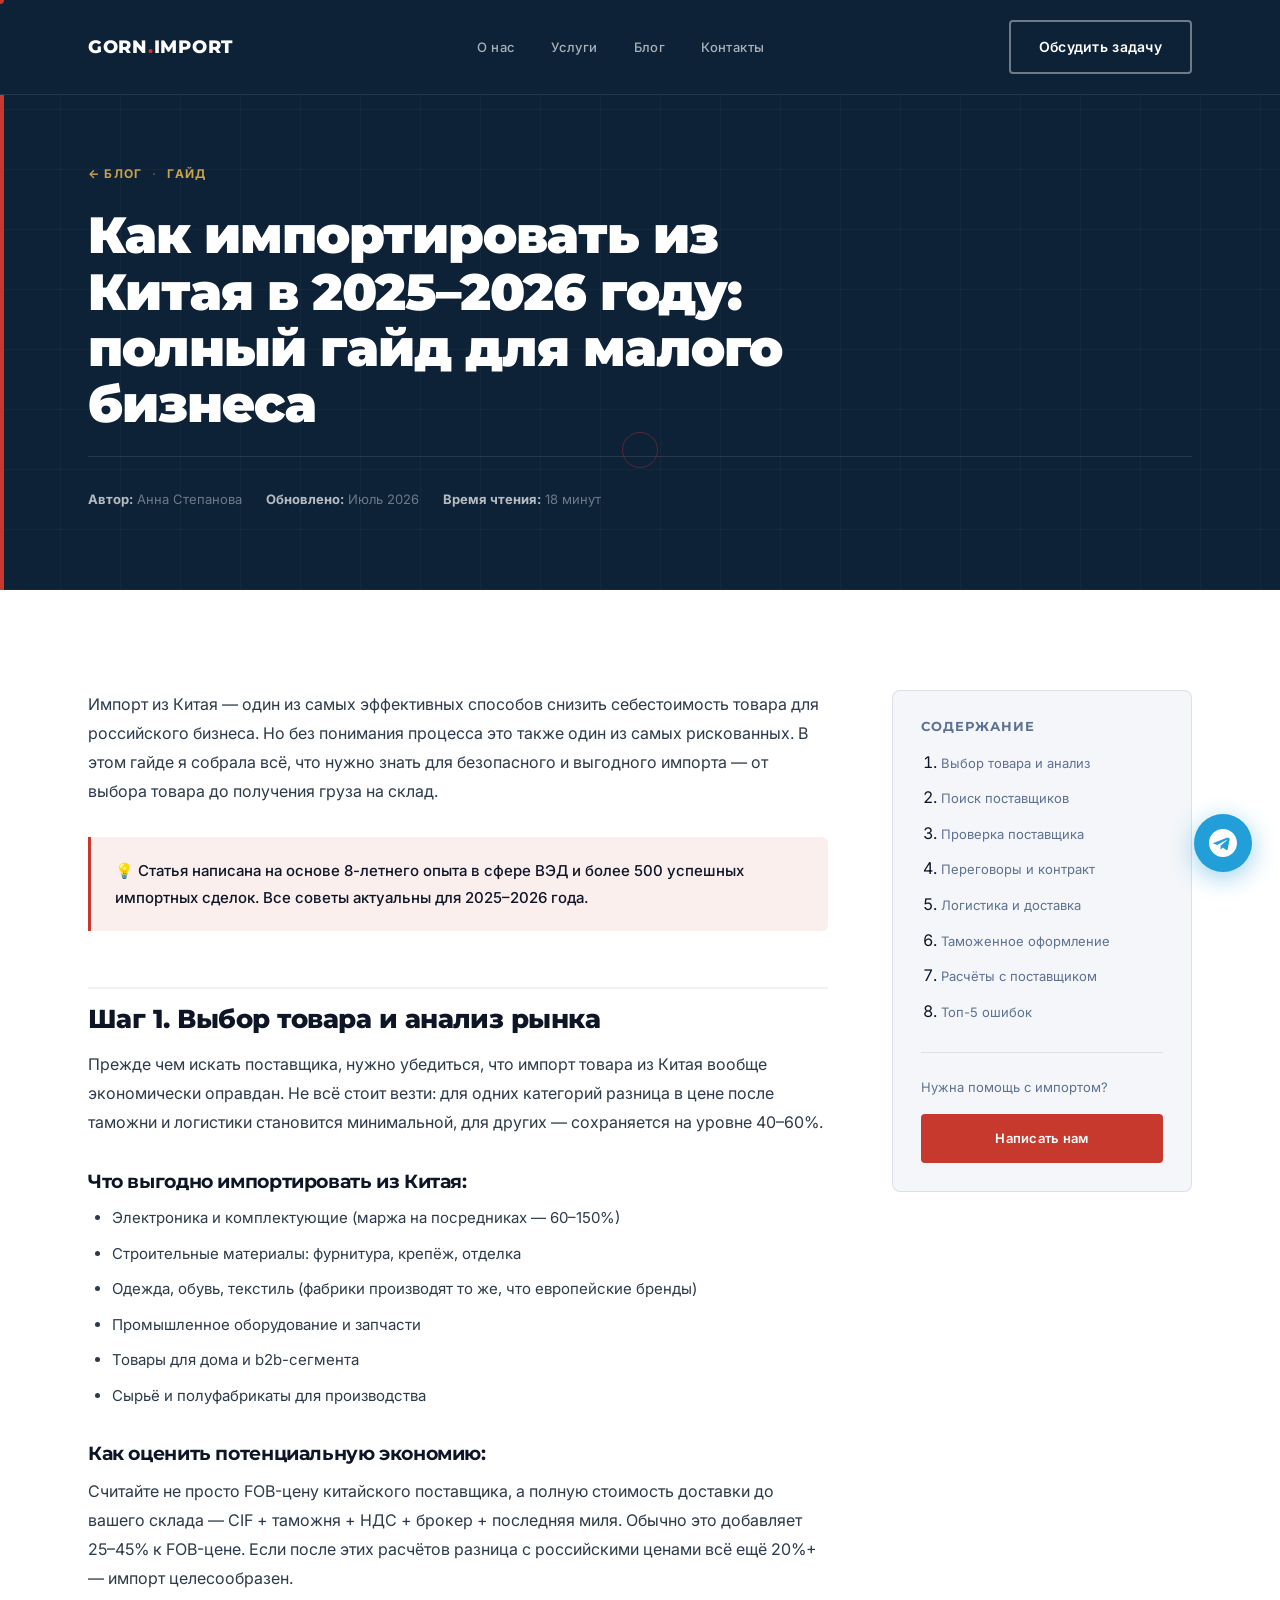
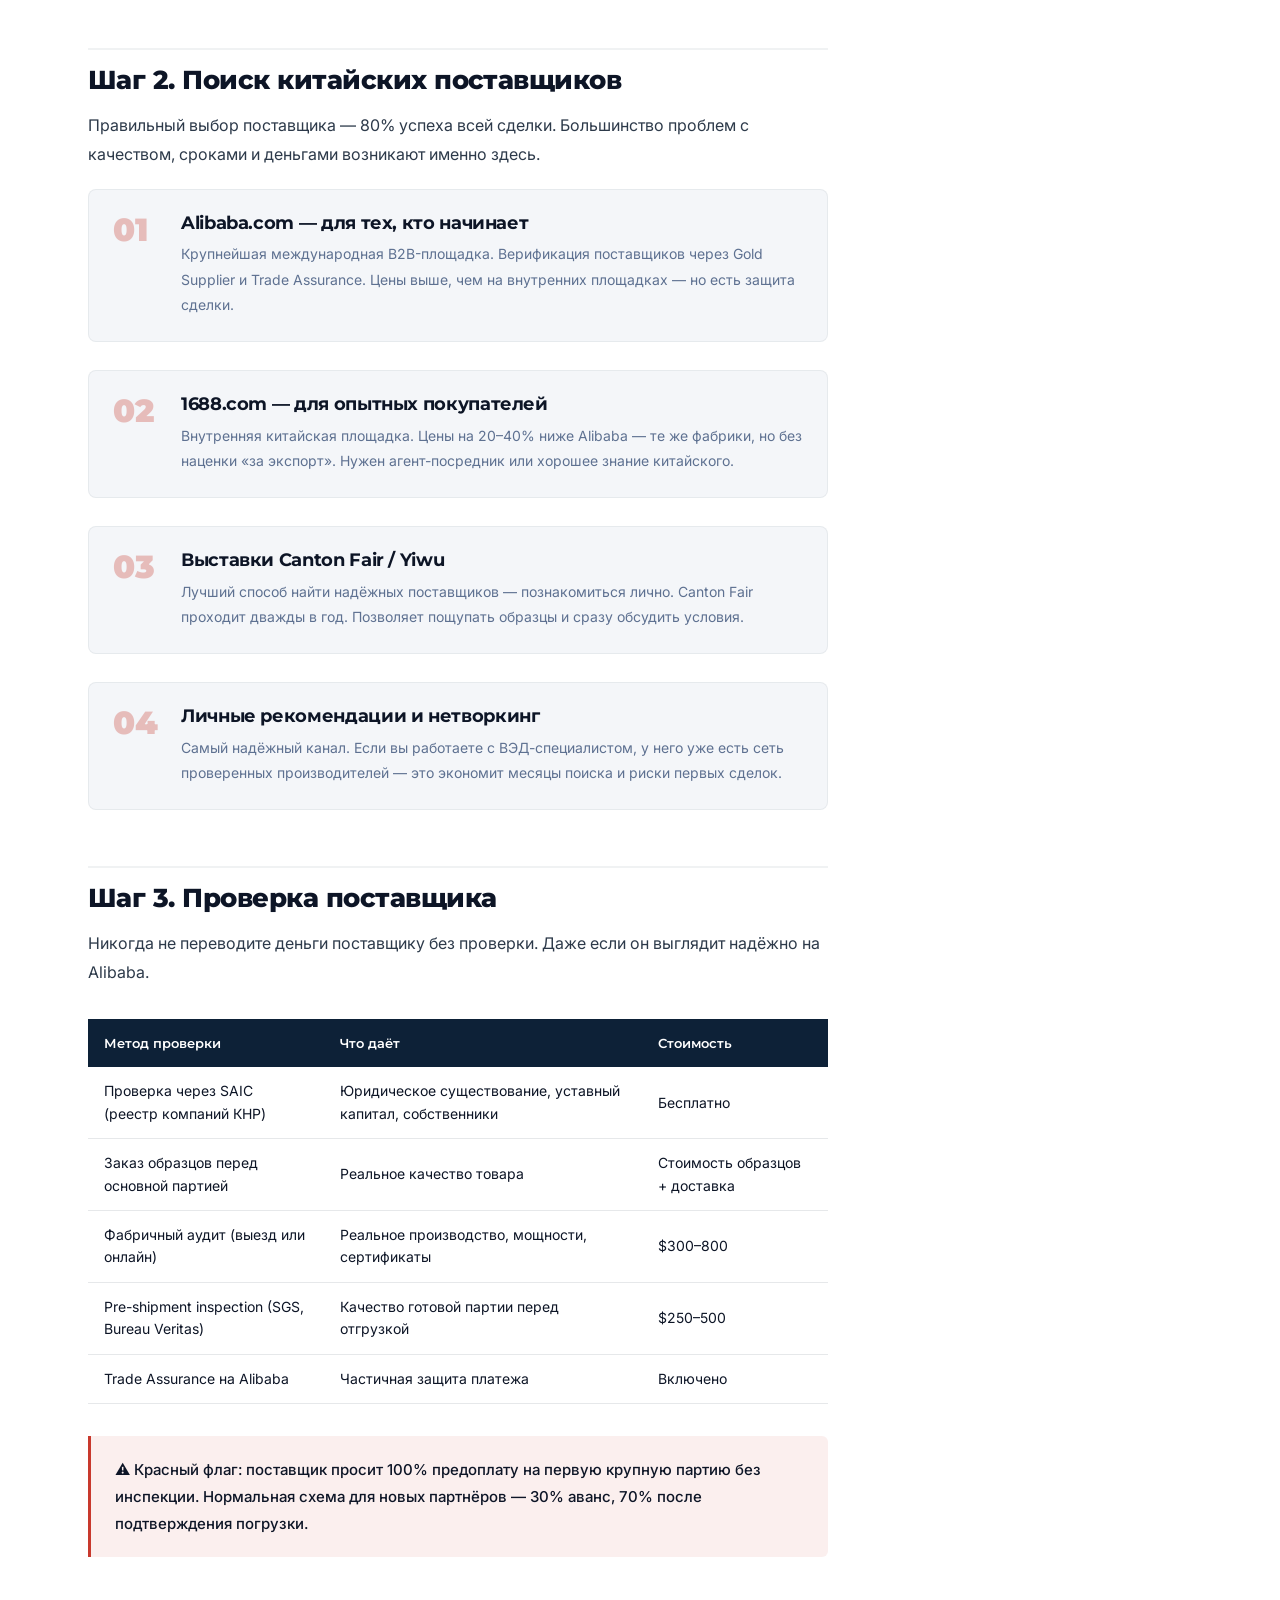
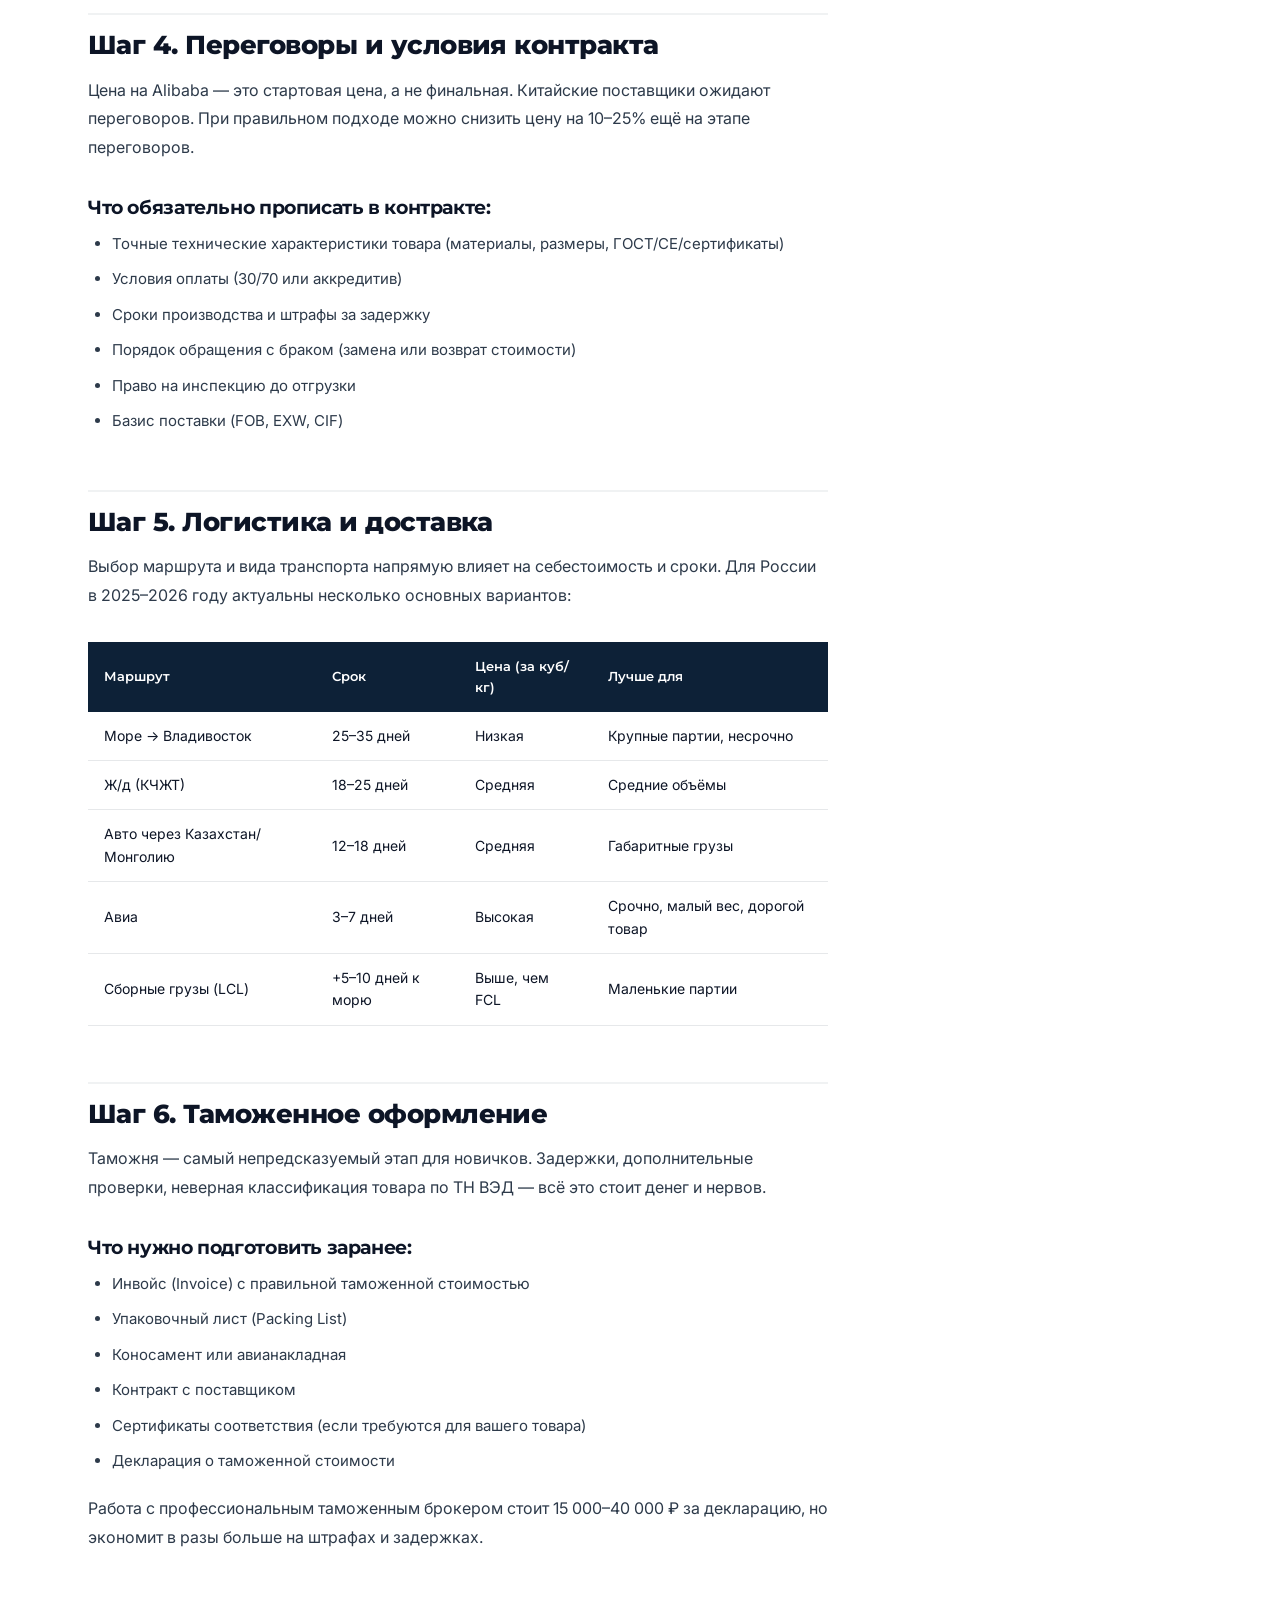
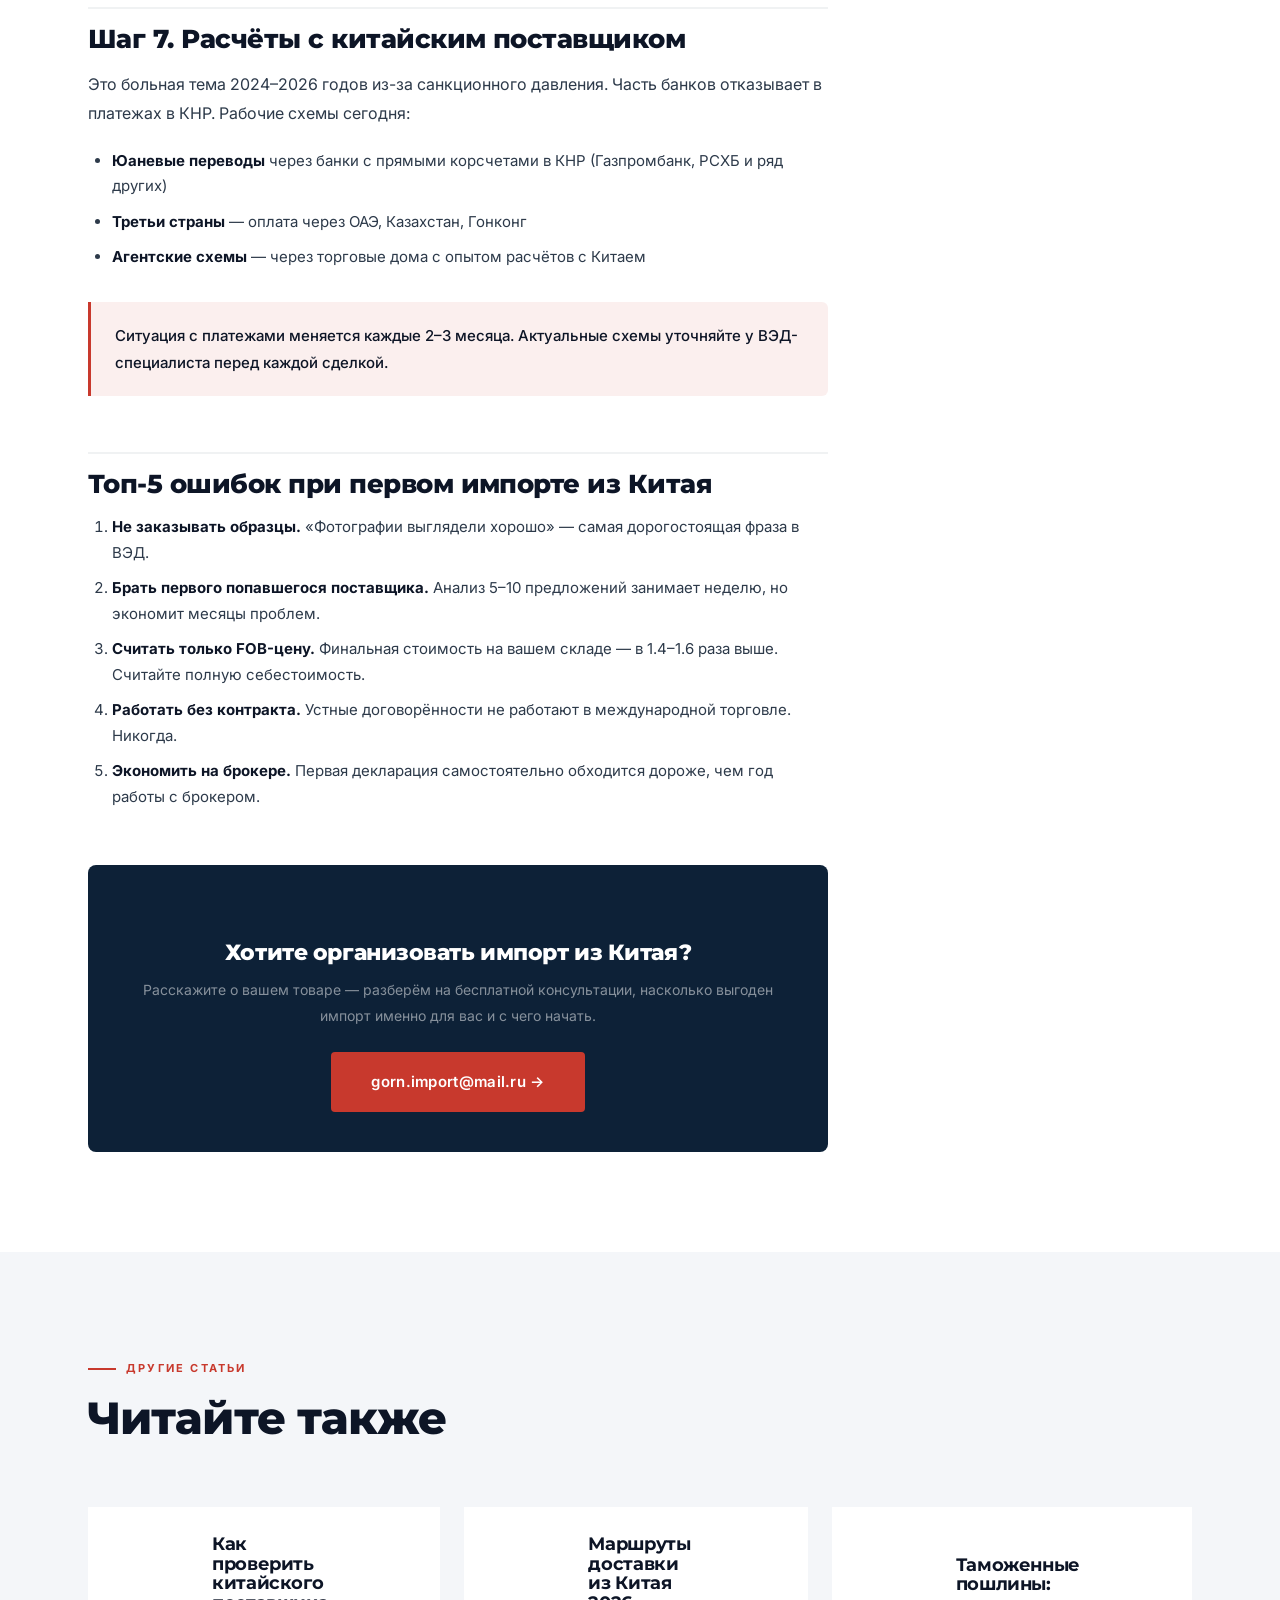
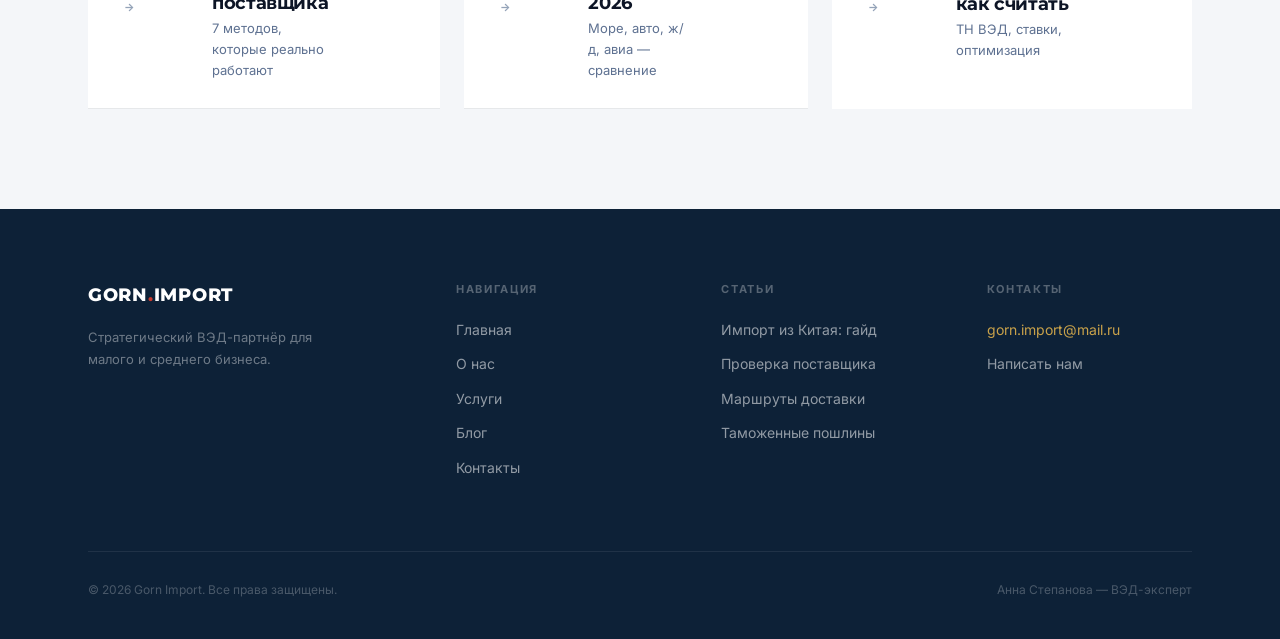
<file: blog-china-import-guide.html>
<!DOCTYPE html>
<html lang="ru">
<head>
  <meta charset="UTF-8">
  <meta name="viewport" content="width=device-width, initial-scale=1.0">
  <title>Как импортировать из Китая в 2025–2026 году: полный гайд — Gorn Import</title>
  <meta name="description" content="Пошаговая инструкция по импорту из Китая для малого и среднего бизнеса. Поиск поставщика, таможня, логистика, платежи — от ВЭД-эксперта Анны Горн.">
  <link rel="preconnect" href="https://fonts.googleapis.com">
  <link rel="preconnect" href="https://fonts.gstatic.com" crossorigin>
  <link href="https://fonts.googleapis.com/css2?family=Montserrat:wght@400;500;600;700;800;900&family=Inter:wght@300;400;500;600&display=swap" rel="stylesheet">
  <link rel="stylesheet" href="styles.css?v=6">
  <style>
    .article-hero { background: var(--navy); padding: 160px 0 80px; position: relative; overflow: hidden; }
    .article-hero__pattern { position:absolute;inset:0;background-image:repeating-linear-gradient(0deg,rgba(255,255,255,.03) 0,rgba(255,255,255,.03) 1px,transparent 1px,transparent 60px),repeating-linear-gradient(90deg,rgba(255,255,255,.03) 0,rgba(255,255,255,.03) 1px,transparent 1px,transparent 60px);pointer-events:none; }
    .article-hero__red-bar { position:absolute;left:0;top:0;bottom:0;width:4px;background:var(--red); }
    .article-hero__tag { display:inline-flex;align-items:center;gap:10px;font-size:12px;font-weight:700;letter-spacing:.1em;text-transform:uppercase;color:var(--gold);margin-bottom:24px; }
    .article-hero__title { font-family:var(--font-h);font-size:clamp(28px,4vw,52px);font-weight:900;color:#fff;line-height:1.1;letter-spacing:-.02em;margin-bottom:24px;max-width:800px; }
    .article-hero__meta { display:flex;gap:24px;font-size:13px;color:rgba(255,255,255,.4);padding-top:32px;border-top:1px solid rgba(255,255,255,.1); }
    .article-hero__meta strong { color:rgba(255,255,255,.7); }

    .article-layout { display:grid;grid-template-columns:1fr 300px;gap:64px;align-items:start; }
    .article-toc { position:sticky;top:100px;background:var(--surface);border-radius:8px;padding:28px;border:1px solid var(--border); }
    .article-toc h4 { font-family:var(--font-h);font-size:13px;font-weight:700;letter-spacing:.08em;text-transform:uppercase;color:var(--muted);margin-bottom:16px; }
    .article-toc ol { padding-left:20px;display:flex;flex-direction:column;gap:10px; }
    .article-toc ol li a { font-size:13px;color:var(--muted);transition:color .2s; }
    .article-toc ol li a:hover { color:var(--red); }

    .article-body { min-width:0; }
    .article-body h2 { font-family:var(--font-h);font-size:26px;font-weight:800;color:var(--text);margin:56px 0 16px;padding-top:16px;border-top:2px solid var(--border2); }
    .article-body h3 { font-family:var(--font-h);font-size:19px;font-weight:700;color:var(--text);margin:36px 0 12px; }
    .article-body p { font-size:16px;line-height:1.8;color:#2d3a4a;margin-bottom:20px; }
    .article-body ul,
    .article-body ol { padding-left:24px;margin-bottom:20px;display:flex;flex-direction:column;gap:10px; }
    .article-body li { font-size:15px;line-height:1.7;color:#2d3a4a; }
    .article-body strong { color:var(--text); }
    .article-callout { background:var(--red-dim);border-left:3px solid var(--red);border-radius:0 6px 6px 0;padding:20px 24px;margin:32px 0; }
    .article-callout p { margin:0;color:var(--text);font-weight:500;font-size:15px; }
    .article-table-wrap { overflow-x:auto;margin:32px 0; }
    .article-table { width:100%;border-collapse:collapse;font-size:14px; }
    .article-table th { background:var(--navy);color:#fff;padding:14px 16px;text-align:left;font-family:var(--font-h);font-weight:600;font-size:13px; }
    .article-table td { padding:13px 16px;border-bottom:1px solid var(--border); }
    .article-table tr:hover td { background:var(--surface); }
    .step-block { display:flex;gap:20px;margin-bottom:28px;padding:24px;background:var(--surface);border-radius:8px;border:1px solid var(--border2); }
    .step-block__num { font-family:var(--font-h);font-size:32px;font-weight:900;color:var(--red);opacity:.3;line-height:1;flex-shrink:0;width:48px; }
    .step-block h3 { margin:0 0 8px;font-size:18px; }
    .step-block p { margin:0;font-size:14px;color:var(--muted); }
    .article-cta { background:var(--navy);border-radius:8px;padding:40px;margin:56px 0 0;text-align:center; }
    .article-cta h3 { font-family:var(--font-h);font-size:22px;font-weight:800;color:#fff;margin-bottom:12px; }
    .article-cta p { font-size:14px;color:rgba(255,255,255,.5);margin-bottom:24px; }

    @media (max-width: 900px) {
      .article-layout { grid-template-columns: 1fr; }
      .article-toc { position: static; }
    }
  </style>
</head>
<body>

  <div class="page-reveal"></div>
  <div class="cursor" id="cursor"></div>
  <div class="cursor-follower" id="cursorFollower"></div>

  <div class="mobile-menu" id="mobileMenu">
    <a href="index.html">Главная</a>
    <a href="about.html">О нас</a>
    <a href="services.html">Услуги</a>
    <a href="blog.html">Блог</a>
    <a href="contact.html">Контакты</a>
    <a href="mailto:gorn.import@mail.ru" class="mobile-menu__email">gorn.import@mail.ru</a>
  </div>

  <nav class="nav nav--dark" id="nav">
    <div class="nav__inner">
      <a href="index.html" class="nav__logo nav__logo--white">GORN<span>.</span>IMPORT</a>
      <div class="nav__links">
        <a href="about.html">О нас</a>
        <a href="services.html">Услуги</a>
        <a href="blog.html">Блог</a>
        <a href="contact.html">Контакты</a>
      </div>
      <a href="contact.html" class="btn btn--outline-white">Обсудить задачу</a>
      <button class="nav__burger" id="burger" aria-label="Меню">
        <span></span><span></span><span></span>
      </button>
    </div>
  </nav>

  <section class="article-hero">
    <div class="article-hero__pattern"></div>
    <div class="article-hero__red-bar"></div>
    <div class="container">
      <div class="article-hero__tag reveal-up">
        <a href="blog.html" style="color:var(--gold)">← Блог</a>
        <span style="opacity:.4">·</span>
        <span>Гайд</span>
      </div>
      <h1 class="article-hero__title reveal-up" style="--delay:.1s">
        Как импортировать из Китая в&nbsp;2025–2026 году: полный гайд для малого бизнеса
      </h1>
      <div class="article-hero__meta reveal-up" style="--delay:.2s">
        <span><strong>Автор:</strong> Анна Степанова</span>
        <span><strong>Обновлено:</strong> Июль 2026</span>
        <span><strong>Время чтения:</strong> 18 минут</span>
      </div>
    </div>
  </section>

  <section class="section">
    <div class="container">
      <div class="article-layout">

        <article class="article-body reveal-up">

          <p>Импорт из Китая — один из самых эффективных способов снизить себестоимость товара для российского бизнеса. Но без понимания процесса это также один из самых рискованных. В этом гайде я собрала всё, что нужно знать для безопасного и выгодного импорта — от выбора товара до получения груза на склад.</p>

          <div class="article-callout">
            <p>💡 Статья написана на основе 8-летнего опыта в сфере ВЭД и более 500 успешных импортных сделок. Все советы актуальны для 2025–2026 года.</p>
          </div>

          <h2 id="step1">Шаг 1. Выбор товара и анализ рынка</h2>
          <p>Прежде чем искать поставщика, нужно убедиться, что импорт товара из Китая вообще экономически оправдан. Не всё стоит везти: для одних категорий разница в цене после таможни и логистики становится минимальной, для других — сохраняется на уровне 40–60%.</p>

          <h3>Что выгодно импортировать из Китая:</h3>
          <ul>
            <li>Электроника и комплектующие (маржа на посредниках — 60–150%)</li>
            <li>Строительные материалы: фурнитура, крепёж, отделка</li>
            <li>Одежда, обувь, текстиль (фабрики производят то же, что европейские бренды)</li>
            <li>Промышленное оборудование и запчасти</li>
            <li>Товары для дома и b2b-сегмента</li>
            <li>Сырьё и полуфабрикаты для производства</li>
          </ul>

          <h3>Как оценить потенциальную экономию:</h3>
          <p>Считайте не просто FOB-цену китайского поставщика, а полную стоимость доставки до вашего склада — CIF + таможня + НДС + брокер + последняя миля. Обычно это добавляет 25–45% к FOB-цене. Если после этих расчётов разница с российскими ценами всё ещё 20%+ — импорт целесообразен.</p>

          <h2 id="step2">Шаг 2. Поиск китайских поставщиков</h2>
          <p>Правильный выбор поставщика — 80% успеха всей сделки. Большинство проблем с качеством, сроками и деньгами возникают именно здесь.</p>

          <div class="step-block">
            <div class="step-block__num">01</div>
            <div>
              <h3>Alibaba.com — для тех, кто начинает</h3>
              <p>Крупнейшая международная B2B-площадка. Верификация поставщиков через Gold Supplier и Trade Assurance. Цены выше, чем на внутренних площадках — но есть защита сделки.</p>
            </div>
          </div>
          <div class="step-block">
            <div class="step-block__num">02</div>
            <div>
              <h3>1688.com — для опытных покупателей</h3>
              <p>Внутренняя китайская площадка. Цены на 20–40% ниже Alibaba — те же фабрики, но без наценки «за экспорт». Нужен агент-посредник или хорошее знание китайского.</p>
            </div>
          </div>
          <div class="step-block">
            <div class="step-block__num">03</div>
            <div>
              <h3>Выставки Canton Fair / Yiwu</h3>
              <p>Лучший способ найти надёжных поставщиков — познакомиться лично. Canton Fair проходит дважды в год. Позволяет пощупать образцы и сразу обсудить условия.</p>
            </div>
          </div>
          <div class="step-block">
            <div class="step-block__num">04</div>
            <div>
              <h3>Личные рекомендации и нетворкинг</h3>
              <p>Самый надёжный канал. Если вы работаете с ВЭД-специалистом, у него уже есть сеть проверенных производителей — это экономит месяцы поиска и риски первых сделок.</p>
            </div>
          </div>

          <h2 id="step3">Шаг 3. Проверка поставщика</h2>
          <p>Никогда не переводите деньги поставщику без проверки. Даже если он выглядит надёжно на Alibaba.</p>

          <div class="article-table-wrap">
            <table class="article-table">
              <thead>
                <tr>
                  <th>Метод проверки</th>
                  <th>Что даёт</th>
                  <th>Стоимость</th>
                </tr>
              </thead>
              <tbody>
                <tr><td>Проверка через SAIC (реестр компаний КНР)</td><td>Юридическое существование, уставный капитал, собственники</td><td>Бесплатно</td></tr>
                <tr><td>Заказ образцов перед основной партией</td><td>Реальное качество товара</td><td>Стоимость образцов + доставка</td></tr>
                <tr><td>Фабричный аудит (выезд или онлайн)</td><td>Реальное производство, мощности, сертификаты</td><td>$300–800</td></tr>
                <tr><td>Pre-shipment inspection (SGS, Bureau Veritas)</td><td>Качество готовой партии перед отгрузкой</td><td>$250–500</td></tr>
                <tr><td>Trade Assurance на Alibaba</td><td>Частичная защита платежа</td><td>Включено</td></tr>
              </tbody>
            </table>
          </div>

          <div class="article-callout">
            <p>⚠️ Красный флаг: поставщик просит 100% предоплату на первую крупную партию без инспекции. Нормальная схема для новых партнёров — 30% аванс, 70% после подтверждения погрузки.</p>
          </div>

          <h2 id="step4">Шаг 4. Переговоры и условия контракта</h2>
          <p>Цена на Alibaba — это стартовая цена, а не финальная. Китайские поставщики ожидают переговоров. При правильном подходе можно снизить цену на 10–25% ещё на этапе переговоров.</p>

          <h3>Что обязательно прописать в контракте:</h3>
          <ul>
            <li>Точные технические характеристики товара (материалы, размеры, ГОСТ/CE/сертификаты)</li>
            <li>Условия оплаты (30/70 или аккредитив)</li>
            <li>Сроки производства и штрафы за задержку</li>
            <li>Порядок обращения с браком (замена или возврат стоимости)</li>
            <li>Право на инспекцию до отгрузки</li>
            <li>Базис поставки (FOB, EXW, CIF)</li>
          </ul>

          <h2 id="step5">Шаг 5. Логистика и доставка</h2>
          <p>Выбор маршрута и вида транспорта напрямую влияет на себестоимость и сроки. Для России в 2025–2026 году актуальны несколько основных вариантов:</p>

          <div class="article-table-wrap">
            <table class="article-table">
              <thead>
                <tr>
                  <th>Маршрут</th>
                  <th>Срок</th>
                  <th>Цена (за куб/кг)</th>
                  <th>Лучше для</th>
                </tr>
              </thead>
              <tbody>
                <tr><td>Море → Владивосток</td><td>25–35 дней</td><td>Низкая</td><td>Крупные партии, несрочно</td></tr>
                <tr><td>Ж/д (КЧЖТ)</td><td>18–25 дней</td><td>Средняя</td><td>Средние объёмы</td></tr>
                <tr><td>Авто через Казахстан/Монголию</td><td>12–18 дней</td><td>Средняя</td><td>Габаритные грузы</td></tr>
                <tr><td>Авиа</td><td>3–7 дней</td><td>Высокая</td><td>Срочно, малый вес, дорогой товар</td></tr>
                <tr><td>Сборные грузы (LCL)</td><td>+5–10 дней к морю</td><td>Выше, чем FCL</td><td>Маленькие партии</td></tr>
              </tbody>
            </table>
          </div>

          <h2 id="step6">Шаг 6. Таможенное оформление</h2>
          <p>Таможня — самый непредсказуемый этап для новичков. Задержки, дополнительные проверки, неверная классификация товара по ТН ВЭД — всё это стоит денег и нервов.</p>

          <h3>Что нужно подготовить заранее:</h3>
          <ul>
            <li>Инвойс (Invoice) с правильной таможенной стоимостью</li>
            <li>Упаковочный лист (Packing List)</li>
            <li>Коносамент или авианакладная</li>
            <li>Контракт с поставщиком</li>
            <li>Сертификаты соответствия (если требуются для вашего товара)</li>
            <li>Декларация о таможенной стоимости</li>
          </ul>

          <p>Работа с профессиональным таможенным брокером стоит 15 000–40 000 ₽ за декларацию, но экономит в разы больше на штрафах и задержках.</p>

          <h2 id="step7">Шаг 7. Расчёты с китайским поставщиком</h2>
          <p>Это больная тема 2024–2026 годов из-за санкционного давления. Часть банков отказывает в платежах в КНР. Рабочие схемы сегодня:</p>
          <ul>
            <li><strong>Юаневые переводы</strong> через банки с прямыми корсчетами в КНР (Газпромбанк, РСХБ и ряд других)</li>
            <li><strong>Третьи страны</strong> — оплата через ОАЭ, Казахстан, Гонконг</li>
            <li><strong>Агентские схемы</strong> — через торговые дома с опытом расчётов с Китаем</li>
          </ul>

          <div class="article-callout">
            <p>Ситуация с платежами меняется каждые 2–3 месяца. Актуальные схемы уточняйте у ВЭД-специалиста перед каждой сделкой.</p>
          </div>

          <h2 id="mistakes">Топ-5 ошибок при первом импорте из Китая</h2>
          <ol>
            <li><strong>Не заказывать образцы.</strong> «Фотографии выглядели хорошо» — самая дорогостоящая фраза в ВЭД.</li>
            <li><strong>Брать первого попавшегося поставщика.</strong> Анализ 5–10 предложений занимает неделю, но экономит месяцы проблем.</li>
            <li><strong>Считать только FOB-цену.</strong> Финальная стоимость на вашем складе — в 1.4–1.6 раза выше. Считайте полную себестоимость.</li>
            <li><strong>Работать без контракта.</strong> Устные договорённости не работают в международной торговле. Никогда.</li>
            <li><strong>Экономить на брокере.</strong> Первая декларация самостоятельно обходится дороже, чем год работы с брокером.</li>
          </ol>

          <div class="article-cta">
            <h3>Хотите организовать импорт из Китая?</h3>
            <p>Расскажите о вашем товаре — разберём на бесплатной консультации, насколько выгоден импорт именно для вас и с чего начать.</p>
            <a href="mailto:gorn.import@mail.ru" class="btn btn--primary btn--large">gorn.import@mail.ru →</a>
          </div>

        </article>

        <!-- TOC sidebar -->
        <aside class="article-toc reveal-up" style="--delay:.2s">
          <h4>Содержание</h4>
          <ol>
            <li><a href="#step1">Выбор товара и анализ</a></li>
            <li><a href="#step2">Поиск поставщиков</a></li>
            <li><a href="#step3">Проверка поставщика</a></li>
            <li><a href="#step4">Переговоры и контракт</a></li>
            <li><a href="#step5">Логистика и доставка</a></li>
            <li><a href="#step6">Таможенное оформление</a></li>
            <li><a href="#step7">Расчёты с поставщиком</a></li>
            <li><a href="#mistakes">Топ-5 ошибок</a></li>
          </ol>
          <div style="margin-top:28px;padding-top:24px;border-top:1px solid var(--border)">
            <p style="font-size:13px;color:var(--muted);margin-bottom:16px">Нужна помощь с импортом?</p>
            <a href="mailto:gorn.import@mail.ru" class="btn btn--primary" style="width:100%;justify-content:center;font-size:13px">Написать нам</a>
          </div>
        </aside>

      </div>
    </div>
  </section>

  <section class="section section--surface">
    <div class="container">
      <div class="section-header">
        <div class="section-eyebrow reveal-up"><span class="section-eyebrow-line"></span>Другие статьи</div>
        <h2 class="section-title reveal-up" style="--delay:.08s">Читайте также</h2>
      </div>
      <div style="display:grid;grid-template-columns:repeat(3,1fr);gap:24px">
        <a href="blog-supplier-check.html" class="service-item reveal-up">
          <span class="service-item__num">→</span>
          <div class="service-item__content">
            <h3>Как проверить китайского поставщика</h3>
            <p>7 методов, которые реально работают</p>
          </div>
        </a>
        <a href="blog-logistics-routes.html" class="service-item reveal-up" style="--delay:.08s">
          <span class="service-item__num">→</span>
          <div class="service-item__content">
            <h3>Маршруты доставки из Китая 2026</h3>
            <p>Море, авто, ж/д, авиа — сравнение</p>
          </div>
        </a>
        <a href="blog-customs-duty.html" class="service-item reveal-up" style="--delay:.16s">
          <span class="service-item__num">→</span>
          <div class="service-item__content">
            <h3>Таможенные пошлины: как считать</h3>
            <p>ТН ВЭД, ставки, оптимизация</p>
          </div>
        </a>
      </div>
    </div>
  </section>

  <footer class="footer">
    <div class="container">
      <div class="footer__inner">
        <div class="footer__brand">
          <a href="index.html" class="nav__logo nav__logo--white">GORN<span>.</span>IMPORT</a>
          <p>Стратегический ВЭД-партнёр для малого и среднего бизнеса.</p>
        </div>
        <div class="footer__col">
          <h5>Навигация</h5>
          <a href="index.html">Главная</a>
          <a href="about.html">О нас</a>
          <a href="services.html">Услуги</a>
          <a href="blog.html">Блог</a>
          <a href="contact.html">Контакты</a>
        </div>
        <div class="footer__col">
          <h5>Статьи</h5>
          <a href="blog-china-import-guide.html">Импорт из Китая: гайд</a>
          <a href="blog-supplier-check.html">Проверка поставщика</a>
          <a href="blog-logistics-routes.html">Маршруты доставки</a>
          <a href="blog-customs-duty.html">Таможенные пошлины</a>
        </div>
        <div class="footer__col">
          <h5>Контакты</h5>
          <a href="mailto:gorn.import@mail.ru" class="accent">gorn.import@mail.ru</a>
          <a href="contact.html">Написать нам</a>
        </div>
      </div>
      <div class="footer__bottom">
        <span>© 2026 Gorn Import. Все права защищены.</span>
        <span>Анна Степанова — ВЭД-эксперт</span>
      </div>
    </div>
  </footer>

  <script src="main.js?v=6"></script>
</body>
</html>
</file>
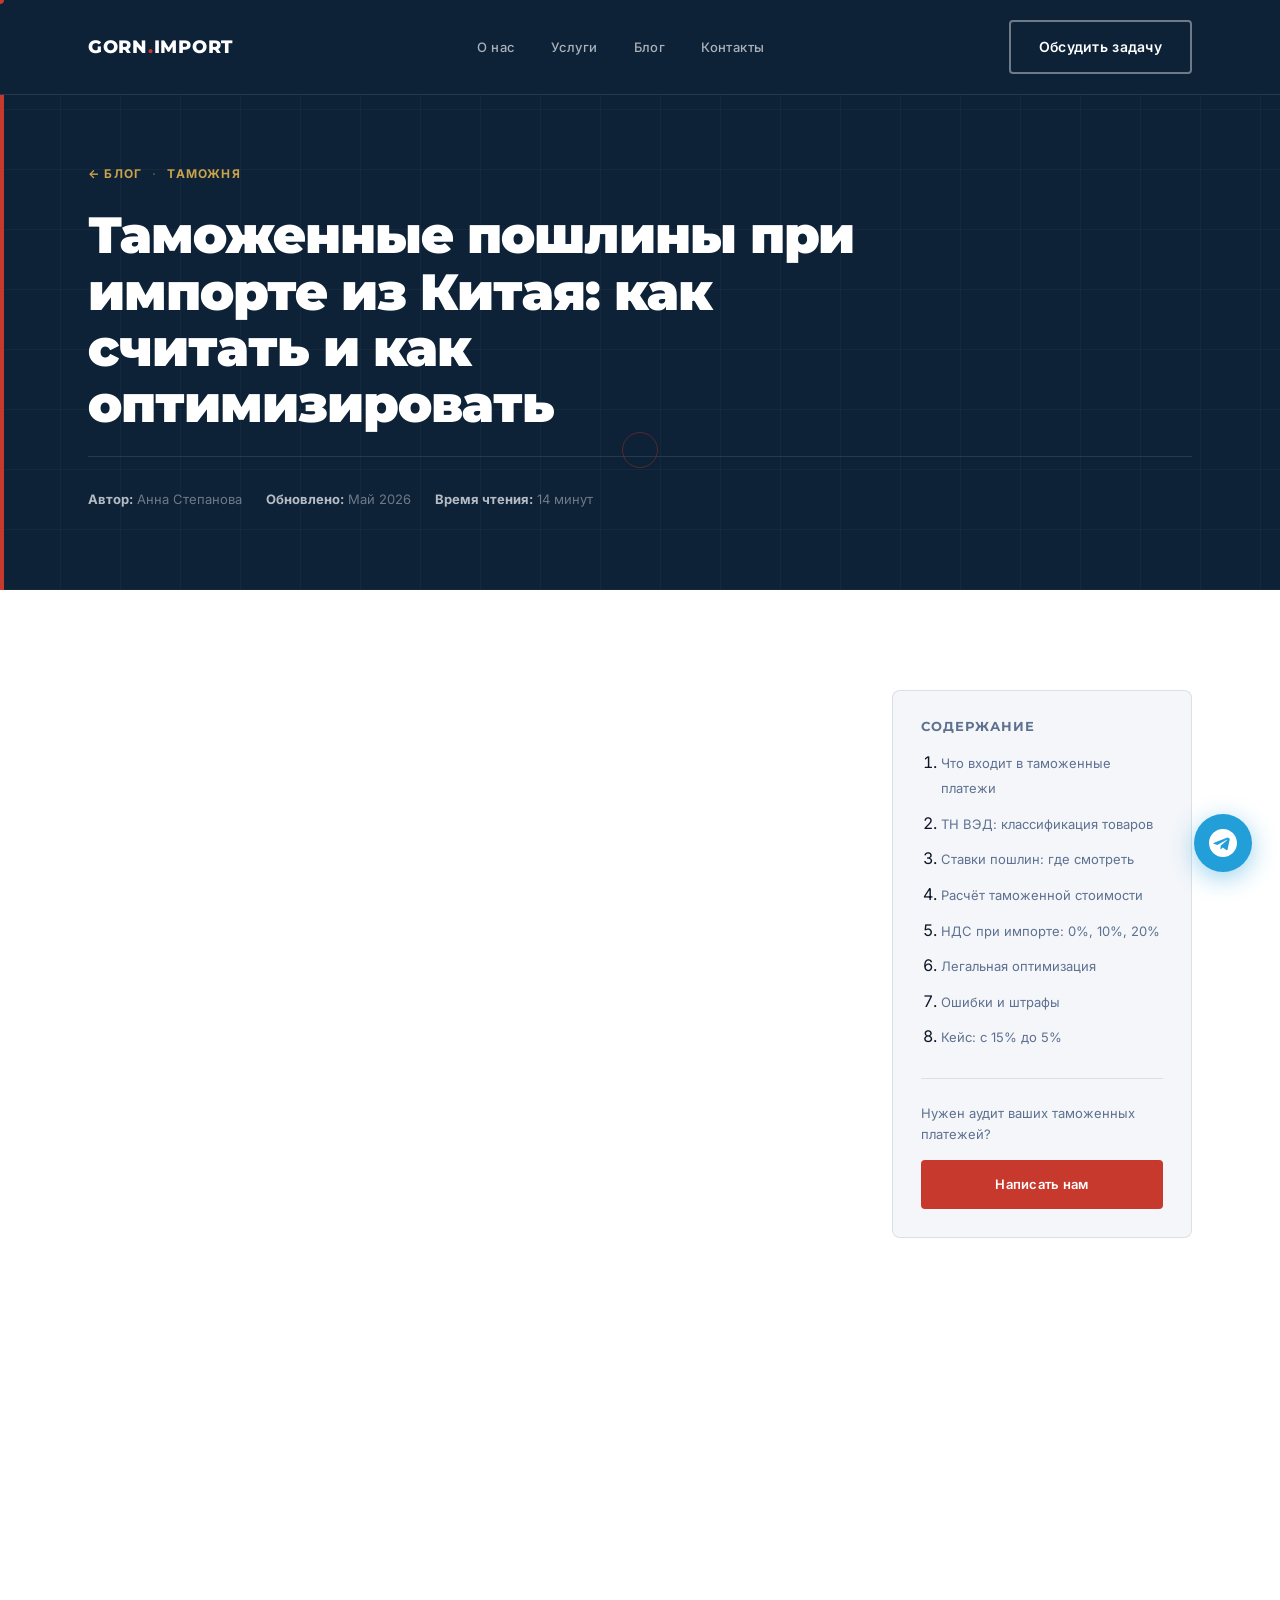
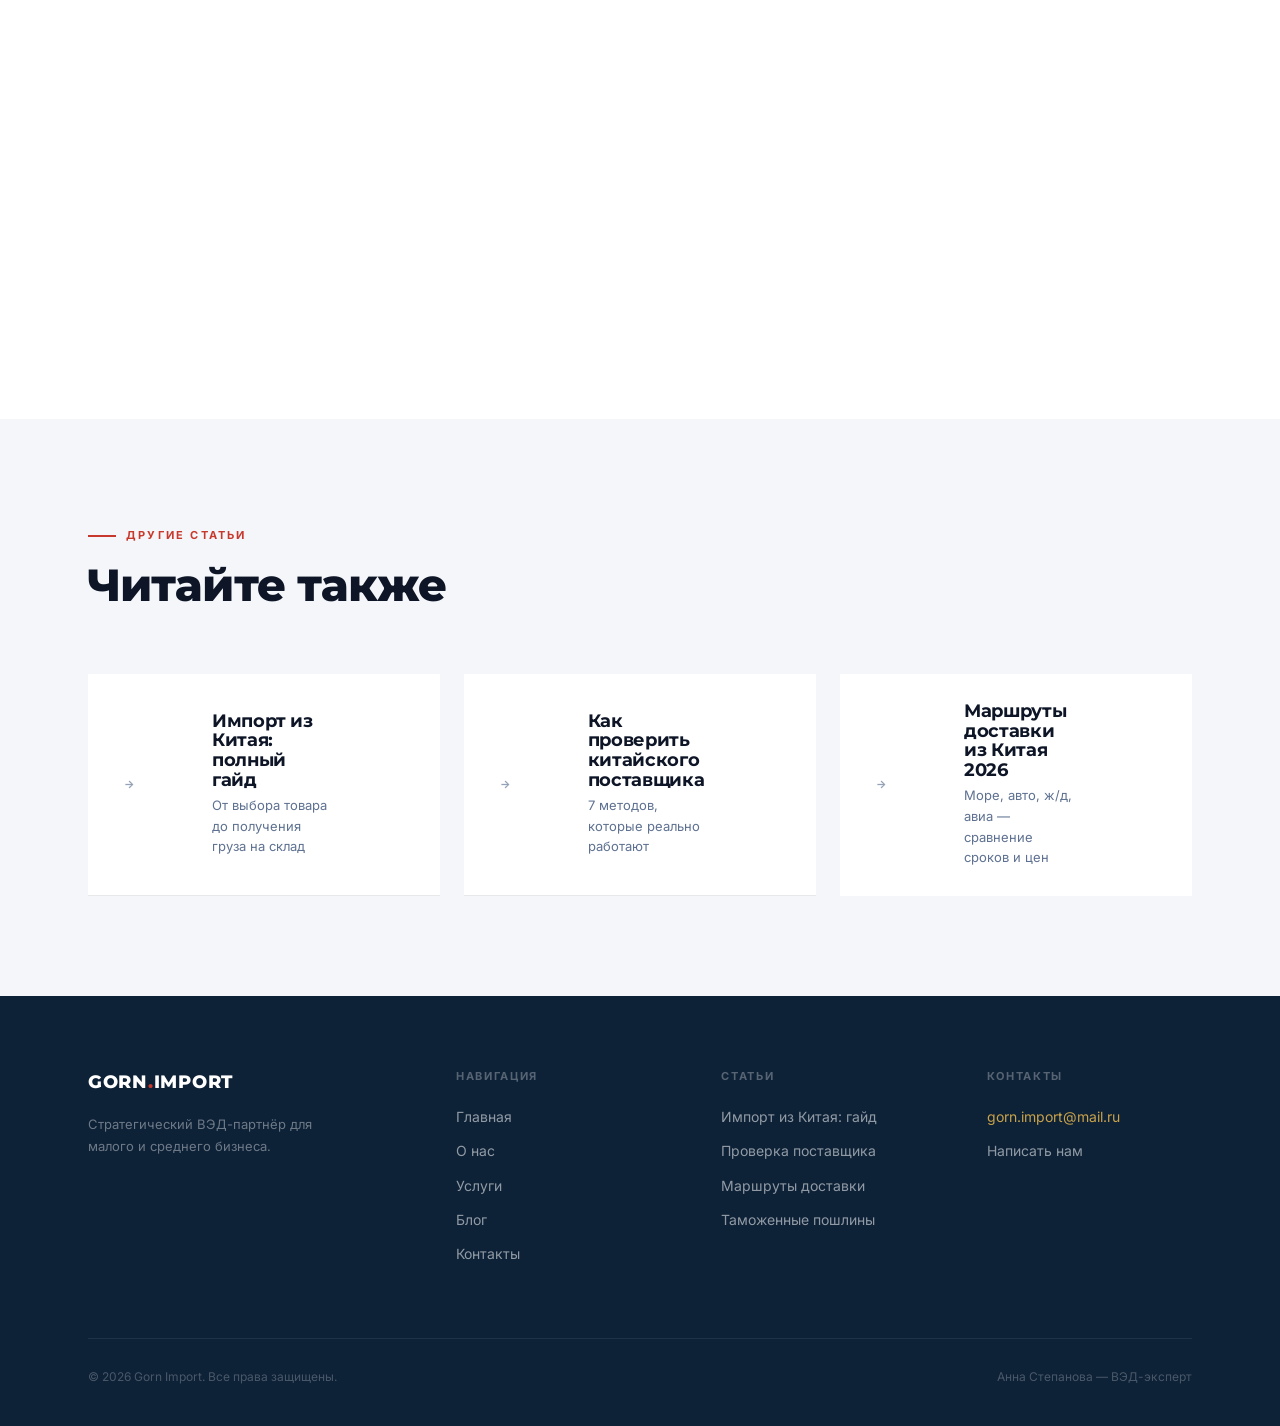
<file: blog-customs-duty.html>
<!DOCTYPE html>
<html lang="ru">
<head>
  <meta charset="UTF-8">
  <meta name="viewport" content="width=device-width, initial-scale=1.0">
  <title>Таможенные пошлины при импорте из Китая: как считать и оптимизировать — Gorn Import</title>
  <meta name="description" content="Полное руководство по таможенным платежам при импорте из Китая: ТН ВЭД, ставки пошлин, расчёт таможенной стоимости, НДС, легальная оптимизация. От ВЭД-эксперта Анны Горн.">
  <link rel="preconnect" href="https://fonts.googleapis.com">
  <link rel="preconnect" href="https://fonts.gstatic.com" crossorigin>
  <link href="https://fonts.googleapis.com/css2?family=Montserrat:wght@400;500;600;700;800;900&family=Inter:wght@300;400;500;600&display=swap" rel="stylesheet">
  <link rel="stylesheet" href="styles.css?v=6">
  <style>
    .article-hero { background: var(--navy); padding: 160px 0 80px; position: relative; overflow: hidden; }
    .article-hero__pattern { position:absolute;inset:0;background-image:repeating-linear-gradient(0deg,rgba(255,255,255,.03) 0,rgba(255,255,255,.03) 1px,transparent 1px,transparent 60px),repeating-linear-gradient(90deg,rgba(255,255,255,.03) 0,rgba(255,255,255,.03) 1px,transparent 1px,transparent 60px);pointer-events:none; }
    .article-hero__red-bar { position:absolute;left:0;top:0;bottom:0;width:4px;background:var(--red); }
    .article-hero__tag { display:inline-flex;align-items:center;gap:10px;font-size:12px;font-weight:700;letter-spacing:.1em;text-transform:uppercase;color:var(--gold);margin-bottom:24px; }
    .article-hero__title { font-family:var(--font-h);font-size:clamp(28px,4vw,52px);font-weight:900;color:#fff;line-height:1.1;letter-spacing:-.02em;margin-bottom:24px;max-width:800px; }
    .article-hero__meta { display:flex;gap:24px;font-size:13px;color:rgba(255,255,255,.4);padding-top:32px;border-top:1px solid rgba(255,255,255,.1); }
    .article-hero__meta strong { color:rgba(255,255,255,.7); }

    .article-layout { display:grid;grid-template-columns:1fr 300px;gap:64px;align-items:start; }
    .article-toc { position:sticky;top:100px;background:var(--surface);border-radius:8px;padding:28px;border:1px solid var(--border); }
    .article-toc h4 { font-family:var(--font-h);font-size:13px;font-weight:700;letter-spacing:.08em;text-transform:uppercase;color:var(--muted);margin-bottom:16px; }
    .article-toc ol { padding-left:20px;display:flex;flex-direction:column;gap:10px; }
    .article-toc ol li a { font-size:13px;color:var(--muted);transition:color .2s; }
    .article-toc ol li a:hover { color:var(--red); }

    .article-body { min-width:0; }
    .article-body h2 { font-family:var(--font-h);font-size:26px;font-weight:800;color:var(--text);margin:56px 0 16px;padding-top:16px;border-top:2px solid var(--border2); }
    .article-body h3 { font-family:var(--font-h);font-size:19px;font-weight:700;color:var(--text);margin:36px 0 12px; }
    .article-body p { font-size:16px;line-height:1.8;color:#2d3a4a;margin-bottom:20px; }
    .article-body ul,
    .article-body ol { padding-left:24px;margin-bottom:20px;display:flex;flex-direction:column;gap:10px; }
    .article-body li { font-size:15px;line-height:1.7;color:#2d3a4a; }
    .article-body strong { color:var(--text); }
    .article-callout { background:var(--red-dim);border-left:3px solid var(--red);border-radius:0 6px 6px 0;padding:20px 24px;margin:32px 0; }
    .article-callout p { margin:0;color:var(--text);font-weight:500;font-size:15px; }
    .article-callout--warning { background:#fff8e1;border-left-color:#f59e0b; }
    .article-callout--warning p { color:#92400e; }
    .article-callout--info { background:#e0f2fe;border-left-color:#0284c7; }
    .article-callout--info p { color:#0c4a6e; }
    .article-table-wrap { overflow-x:auto;margin:32px 0; }
    .article-table { width:100%;border-collapse:collapse;font-size:14px; }
    .article-table th { background:var(--navy);color:#fff;padding:14px 16px;text-align:left;font-family:var(--font-h);font-weight:600;font-size:13px; }
    .article-table td { padding:13px 16px;border-bottom:1px solid var(--border); }
    .article-table tr:hover td { background:var(--surface); }
    .article-table .td-code { font-family:monospace;font-size:13px;color:var(--muted); }
    .article-table .td-rate { font-weight:700;color:var(--red); }
    .step-block { display:flex;gap:20px;margin-bottom:28px;padding:24px;background:var(--surface);border-radius:8px;border:1px solid var(--border2); }
    .step-block__num { font-family:var(--font-h);font-size:32px;font-weight:900;color:var(--red);opacity:.3;line-height:1;flex-shrink:0;width:48px; }
    .step-block h3 { margin:0 0 8px;font-size:18px; }
    .step-block p { margin:0;font-size:14px;color:var(--muted); }
    .formula-block { background:var(--navy);color:#fff;border-radius:8px;padding:28px 32px;margin:32px 0;font-family:monospace;font-size:15px;line-height:2; }
    .formula-block .formula-line { display:flex;gap:16px;align-items:baseline; }
    .formula-block .formula-label { color:rgba(255,255,255,.45);font-size:12px;font-family:var(--font-body);min-width:180px;flex-shrink:0; }
    .formula-block .formula-val { color:#ffd700; }
    .formula-block .formula-result { border-top:1px solid rgba(255,255,255,.2);margin-top:12px;padding-top:12px;color:var(--red);font-weight:700; }
    .article-cta { background:var(--navy);border-radius:8px;padding:40px;margin:56px 0 0;text-align:center; }
    .article-cta h3 { font-family:var(--font-h);font-size:22px;font-weight:800;color:#fff;margin-bottom:12px; }
    .article-cta p { font-size:14px;color:rgba(255,255,255,.5);margin-bottom:24px; }

    @media (max-width: 900px) {
      .article-layout { grid-template-columns: 1fr; }
      .article-toc { position: static; }
    }
  </style>
</head>
<body>

  <div class="page-reveal"></div>
  <div class="cursor" id="cursor"></div>
  <div class="cursor-follower" id="cursorFollower"></div>

  <div class="mobile-menu" id="mobileMenu">
    <a href="index.html">Главная</a>
    <a href="about.html">О нас</a>
    <a href="services.html">Услуги</a>
    <a href="blog.html">Блог</a>
    <a href="contact.html">Контакты</a>
    <a href="mailto:gorn.import@mail.ru" class="mobile-menu__email">gorn.import@mail.ru</a>
  </div>

  <nav class="nav nav--dark" id="nav">
    <div class="nav__inner">
      <a href="index.html" class="nav__logo nav__logo--white">GORN<span>.</span>IMPORT</a>
      <div class="nav__links">
        <a href="about.html">О нас</a>
        <a href="services.html">Услуги</a>
        <a href="blog.html">Блог</a>
        <a href="contact.html">Контакты</a>
      </div>
      <a href="contact.html" class="btn btn--outline-white">Обсудить задачу</a>
      <button class="nav__burger" id="burger" aria-label="Меню">
        <span></span><span></span><span></span>
      </button>
    </div>
  </nav>

  <section class="article-hero">
    <div class="article-hero__pattern"></div>
    <div class="article-hero__red-bar"></div>
    <div class="container">
      <div class="article-hero__tag reveal-up">
        <a href="blog.html" style="color:var(--gold)">← Блог</a>
        <span style="opacity:.4">·</span>
        <span>Таможня</span>
      </div>
      <h1 class="article-hero__title reveal-up" style="--delay:.1s">
        Таможенные пошлины при импорте из Китая: как считать и&nbsp;как оптимизировать
      </h1>
      <div class="article-hero__meta reveal-up" style="--delay:.2s">
        <span><strong>Автор:</strong> Анна Степанова</span>
        <span><strong>Обновлено:</strong> Май 2026</span>
        <span><strong>Время чтения:</strong> 14 минут</span>
      </div>
    </div>
  </section>

  <section class="section">
    <div class="container">
      <div class="article-layout">

        <article class="article-body reveal-up">

          <p>Таможенные платежи — это то, что большинство импортёров считает «на глазок» или вообще узнаёт уже на таможенном посту. Результат предсказуем: кассовые разрывы, задержки груза, штрафы и неприятные разговоры с проверяющими. В этой статье я разберу механику таможенных платежей от основ до реального кейса с оптимизацией пошлины с 15% до 5%.</p>

          <div class="article-callout article-callout--info">
            <p>Статья актуальна для импорта в рамках ЕАЭС (Россия, Беларусь, Казахстан, Армения, Кыргызстан). Ставки приведены по Единому таможенному тарифу ЕАЭС, действующему в 2026 году.</p>
          </div>

          <h2 id="basics">Основы: что входит в таможенные платежи</h2>

          <p>Когда говорят «заплатить таможню», имеют в виду не один платёж, а несколько обязательных составляющих. Важно понимать каждую, потому что они считаются по-разному и по-разному оптимизируются.</p>

          <h3>Из чего складываются таможенные платежи:</h3>
          <ul>
            <li><strong>Ввозная таможенная пошлина</strong> — основной платёж, ставка зависит от кода ТН ВЭД. Может быть адвалорной (% от стоимости), специфической (фиксированная сумма за единицу) или комбинированной.</li>
            <li><strong>НДС при ввозе</strong> — 0%, 10% или 20% в зависимости от категории товара. Начисляется на таможенную стоимость + пошлину + акциз.</li>
            <li><strong>Акцизный налог</strong> — только для подакцизных товаров (алкоголь, табак, автомобили, топливо). Большинство товаров из Китая акцизом не облагается.</li>
            <li><strong>Таможенные сборы за оформление</strong> — фиксированные платежи за таможенное декларирование. Зависят от таможенной стоимости товара, в 2026 году варьируются от 775 до 30 000 ₽ за декларацию.</li>
          </ul>

          <div class="article-callout">
            <p>Ключевая формула: <strong>ТС × (пошлина% + НДС% × (1 + пошлина%)) + акциз + сборы</strong>. Не пугайтесь — ниже мы разберём это на конкретных цифрах.</p>
          </div>

          <h2 id="tnved">ТН ВЭД: как работает классификация и почему это важно</h2>

          <p>ТН ВЭД — Товарная Номенклатура Внешнеэкономической Деятельности. Это 10-значный код, который определяет абсолютно всё: ставку пошлины, применимость льгот, необходимость сертификатов и разрешений. Один и тот же физический товар под разными кодами может облагаться пошлиной в 0% или в 20%.</p>

          <h3>Структура кода ТН ВЭД:</h3>
          <ul>
            <li><strong>Первые 2 цифры</strong> — группа (например, 85 — электрические машины и оборудование)</li>
            <li><strong>3–4 цифры</strong> — позиция (8517 — телефонные аппараты)</li>
            <li><strong>5–6 цифры</strong> — субпозиция (851712 — смартфоны)</li>
            <li><strong>7–8 цифры</strong> — подсубпозиция по ТН ВЭД ЕАЭС</li>
            <li><strong>9–10 цифры</strong> — национальный уровень детализации России</li>
          </ul>

          <p>Пример: беспроводные наушники могут быть классифицированы как:</p>

          <div class="article-table-wrap">
            <table class="article-table">
              <thead>
                <tr>
                  <th>Код ТН ВЭД</th>
                  <th>Описание</th>
                  <th>Ставка пошлины</th>
                  <th>НДС</th>
                </tr>
              </thead>
              <tbody>
                <tr>
                  <td class="td-code">8518 30 950 0</td>
                  <td>Наушники (headphones), прочие</td>
                  <td class="td-rate">10%</td>
                  <td>20%</td>
                </tr>
                <tr>
                  <td class="td-code">8517 62 000 0</td>
                  <td>Приёмная аппаратура для радиотелефонной связи</td>
                  <td class="td-rate">0%</td>
                  <td>20%</td>
                </tr>
              </tbody>
            </table>
          </div>

          <p>Разница в 10% пошлины только за счёт классификации — это реальные деньги на любом объёме. Именно поэтому правильный выбор кода ТН ВЭД является первым инструментом оптимизации.</p>

          <div class="article-callout article-callout--warning">
            <p>Таможня вправе самостоятельно переклассифицировать товар, если декларант указал неверный код — и доначислить пошлину за весь груз плюс штраф. Неверная классификация — одно из самых частых оснований для административного дела по ст. 16.2 КоАП РФ.</p>
          </div>

          <h2 id="rates">Ставки пошлин: откуда брать актуальные данные</h2>

          <p>Единый таможенный тариф ЕАЭС регулярно обновляется — решения Совета Евразийской экономической комиссии выходят несколько раз в год. Пользоваться устаревшими справочниками опасно. Актуальные ставки нужно искать в официальных источниках.</p>

          <h3>Официальные источники ставок:</h3>
          <ul>
            <li><strong>base.garant.ru / consultant.ru</strong> — актуальный текст ЕТТ ЕАЭС с удобным поиском по коду</li>
            <li><strong>Портал ФТС России (customs.gov.ru)</strong> — калькулятор таможенных платежей</li>
            <li><strong>TKS.ru</strong> — профессиональный справочник участника ВЭД</li>
            <li><strong>Решения ЕЭК</strong> — на сайте eurasiancommission.org публикуются все изменения тарифов</li>
          </ul>

          <h3>Ставки пошлин на популярные категории товаров из Китая (2026):</h3>

          <div class="article-table-wrap">
            <table class="article-table">
              <thead>
                <tr>
                  <th>Категория товара</th>
                  <th>Пример кода ТН ВЭД</th>
                  <th>Ставка пошлины</th>
                  <th>НДС</th>
                  <th>Примечание</th>
                </tr>
              </thead>
              <tbody>
                <tr>
                  <td>Смартфоны</td>
                  <td class="td-code">8517 13 000 0</td>
                  <td class="td-rate">0%</td>
                  <td>20%</td>
                  <td>Нулевая ставка по решению ЕЭК</td>
                </tr>
                <tr>
                  <td>Ноутбуки, планшеты</td>
                  <td class="td-code">8471 30 000 0</td>
                  <td class="td-rate">0%</td>
                  <td>20%</td>
                  <td>—</td>
                </tr>
                <tr>
                  <td>Наушники, колонки</td>
                  <td class="td-code">8518 30 950 0</td>
                  <td class="td-rate">10%</td>
                  <td>20%</td>
                  <td>Зависит от классификации</td>
                </tr>
                <tr>
                  <td>Одежда (верхняя)</td>
                  <td class="td-code">6201 40 000 0</td>
                  <td class="td-rate">14,4%, мин €3,25/кг</td>
                  <td>20%</td>
                  <td>Комбинированная ставка</td>
                </tr>
                <tr>
                  <td>Трикотаж, нижнее бельё</td>
                  <td class="td-code">6108 21 000 0</td>
                  <td class="td-rate">12%, мин €1,5/кг</td>
                  <td>20%</td>
                  <td>—</td>
                </tr>
                <tr>
                  <td>Обувь кожаная</td>
                  <td class="td-code">6403 99 960 0</td>
                  <td class="td-rate">10%, мин €1,8/пара</td>
                  <td>20%</td>
                  <td>—</td>
                </tr>
                <tr>
                  <td>Промышленные станки</td>
                  <td class="td-code">8457 10 100 0</td>
                  <td class="td-rate">0%</td>
                  <td>20%</td>
                  <td>Производственное оборудование</td>
                </tr>
                <tr>
                  <td>Электродвигатели</td>
                  <td class="td-code">8501 52 200 0</td>
                  <td class="td-rate">5%</td>
                  <td>20%</td>
                  <td>Зависит от мощности</td>
                </tr>
                <tr>
                  <td>Детские игрушки</td>
                  <td class="td-code">9503 00 950 0</td>
                  <td class="td-rate">0%</td>
                  <td>10%</td>
                  <td>Льготный НДС на детские товары</td>
                </tr>
                <tr>
                  <td>Продукты питания (чай)</td>
                  <td class="td-code">0902 10 000 0</td>
                  <td class="td-rate">12,5%</td>
                  <td>10%</td>
                  <td>Льготный НДС на продовольствие</td>
                </tr>
                <tr>
                  <td>Мебель</td>
                  <td class="td-code">9403 30 110 0</td>
                  <td class="td-rate">20%</td>
                  <td>20%</td>
                  <td>Высокая пошлина — рынок защищён</td>
                </tr>
                <tr>
                  <td>Стальной прокат</td>
                  <td class="td-code">7208 51 980 0</td>
                  <td class="td-rate">5%</td>
                  <td>20%</td>
                  <td>Может быть антидемпинговая пошлина</td>
                </tr>
              </tbody>
            </table>
          </div>

          <div class="article-callout article-callout--warning">
            <p>Помимо базовой ставки, для ряда товаров из Китая действуют <strong>антидемпинговые и специальные защитные пошлины</strong> — они могут добавить ещё 10–50% сверху. Обязательно проверяйте наличие таких пошлин по своему коду на сайте ЕЭК.</p>
          </div>

          <h2 id="calc">Как посчитать таможенную стоимость: формула с примером</h2>

          <p>Таможенная стоимость (ТС) — это база, от которой считаются все процентные платежи. Она не равна цене товара в инвойсе. Согласно методу 1 (метод по стоимости сделки, применяется в 85%+ случаев), ТС включает в себя все реальные расходы до пересечения таможенной границы ЕАЭС.</p>

          <h3>Что включается в таможенную стоимость:</h3>
          <ul>
            <li>Цена товара по контракту (стоимость сделки)</li>
            <li>Расходы на доставку до границы ЕАЭС (фрахт, транспортировка)</li>
            <li>Страховка груза</li>
            <li>Комиссии посредников, агентские вознаграждения</li>
            <li>Стоимость упаковки и тары</li>
            <li>Лицензионные платежи, если они являются условием продажи</li>
          </ul>

          <p><strong>Что НЕ включается:</strong> расходы на доставку внутри ЕАЭС после пересечения границы, таможенные пошлины и сборы, которые уплачиваются в России.</p>

          <h3>Пошаговый расчёт на примере:</h3>
          <p><em>Задача: импортируем партию USB-хабов из Шэньчжэня, 500 штук, код ТН ВЭД 8473 30 200 0, пошлина 10%, НДС 20%.</em></p>

          <div class="step-block">
            <div class="step-block__num">01</div>
            <div>
              <h3>Определяем таможенную стоимость</h3>
              <p>Цена по инвойсу: $8 000 (FOB Шэньчжэнь). Фрахт морем до Владивостока: $600. Страховка: $40. Итого CIF-стоимость = $8 640. Курс ЦБ на дату принятия декларации: 92 ₽/$. ТС = 8 640 × 92 = <strong>795 088 ₽</strong>.</p>
            </div>
          </div>

          <div class="step-block">
            <div class="step-block__num">02</div>
            <div>
              <h3>Считаем ввозную пошлину</h3>
              <p>Ставка пошлины 10% от ТС. Пошлина = 795 088 × 10% = <strong>79 509 ₽</strong>. Если бы ставка была комбинированной (например, 10%, мин. €0,5/шт.), нужно сравнить адвалорный и специфический расчёт и взять большее значение.</p>
            </div>
          </div>

          <div class="step-block">
            <div class="step-block__num">03</div>
            <div>
              <h3>Считаем НДС</h3>
              <p>НДС начисляется на сумму ТС + пошлина (+ акциз, если есть). База для НДС = 795 088 + 79 509 = 874 597 ₽. НДС 20% = 874 597 × 20% = <strong>174 919 ₽</strong>. Важно: этот НДС можно принять к вычету, если вы на ОСН и используете товар в облагаемой НДС деятельности.</p>
            </div>
          </div>

          <div class="step-block">
            <div class="step-block__num">04</div>
            <div>
              <h3>Добавляем таможенный сбор</h3>
              <p>При ТС от 600 000 до 1 200 000 ₽ сбор за оформление составляет <strong>3 375 ₽</strong> (ставка 2026 года). При большем объёме сбор растёт, но нелинейно — это фиксированная шкала.</p>
            </div>
          </div>

          <div class="formula-block">
            <div class="formula-line">
              <span class="formula-label">Таможенная стоимость</span>
              <span class="formula-val">795 088 ₽</span>
            </div>
            <div class="formula-line">
              <span class="formula-label">+ Пошлина (10%)</span>
              <span class="formula-val">79 509 ₽</span>
            </div>
            <div class="formula-line">
              <span class="formula-label">+ НДС 20% от (ТС+П)</span>
              <span class="formula-val">174 919 ₽</span>
            </div>
            <div class="formula-line">
              <span class="formula-label">+ Таможенный сбор</span>
              <span class="formula-val">3 375 ₽</span>
            </div>
            <div class="formula-line formula-result">
              <span class="formula-label">ИТОГО к уплате на таможне</span>
              <span>257 803 ₽</span>
            </div>
          </div>

          <p>Итог: на партию USB-хабов за $8 000 мы заплатили на таможне около 258 000 ₽. Из них 175 000 ₽ НДС — подлежат вычету для плательщиков НДС на ОСН. Реальные невозвратные затраты — около 83 000 ₽ (пошлина + сбор), то есть около 11% от инвойсной стоимости товара.</p>

          <h2 id="nds">НДС при импорте: 0%, 10%, 20% — кто платит что</h2>

          <p>В отличие от «внутреннего» НДС, импортный НДС уплачивается непосредственно на таможне при подаче декларации — авансом, до выпуска товара. Это важно для планирования cash flow.</p>

          <h3>Ставки НДС при импорте:</h3>

          <div class="article-table-wrap">
            <table class="article-table">
              <thead>
                <tr>
                  <th>Ставка НДС</th>
                  <th>Категории товаров</th>
                  <th>Примеры из Китая</th>
                </tr>
              </thead>
              <tbody>
                <tr>
                  <td class="td-rate">0%</td>
                  <td>Товары для дипломатических представительств, некоторые стратегические товары по спецрежимам</td>
                  <td>Крайне редко применимо к стандартному коммерческому импорту</td>
                </tr>
                <tr>
                  <td class="td-rate">10%</td>
                  <td>Продовольствие (мясо, рыба, хлеб, сахар, овощи), детские товары, медицинские изделия, книги и периодика, лекарства</td>
                  <td>Детская одежда и обувь, игрушки, пищевые продукты, витамины</td>
                </tr>
                <tr>
                  <td class="td-rate">20%</td>
                  <td>Все остальные товары</td>
                  <td>Электроника, одежда для взрослых, мебель, строительные материалы, промышленное оборудование</td>
                </tr>
              </tbody>
            </table>
          </div>

          <h3>Кто может вернуть НДС:</h3>
          <ul>
            <li><strong>Организации и ИП на ОСН</strong> — могут принять импортный НДС к вычету в квартале, в котором товар принят к учёту. НДС, уплаченный на таможне, подтверждается таможенной декларацией и платёжными документами.</li>
            <li><strong>УСН, ПСН, самозанятые</strong> — не являются плательщиками НДС, вычет невозможен. Таможенный НДС включается в стоимость товара и уменьшает налогооблагаемую прибыль.</li>
          </ul>

          <div class="article-callout article-callout--info">
            <p>Для бизнеса на ОСН с регулярным импортом разница между ставками 10% и 20% НДС — это реальная отсрочка оборотных средств. При больших объёмах стоит заранее запланировать пополнение оборотки под уплату НДС на таможне.</p>
          </div>

          <h2 id="optimize">Легальная оптимизация: переклассификация, льготы, СТО</h2>

          <p>«Оптимизировать» таможенные платежи — значит платить ровно столько, сколько положено по закону, не больше. Хорошие новости: законных инструментов снижения нагрузки достаточно.</p>

          <h3>1. Правильная классификация по ТН ВЭД</h3>
          <p>Это первое, что нужно проверить. Один и тот же товар может подходить под несколько кодов — выбор должен быть обоснованным и документально подтверждённым. Например, многофункциональное устройство (МФУ) будет классифицироваться иначе, чем просто принтер, и это легально меняет ставку.</p>

          <h3>2. Предварительное классификационное решение (ПКР)</h3>
          <p>Можно обратиться в ФТС с запросом на предварительное классификационное решение — это официальный документ, который фиксирует, какой код применяется к вашему товару. Защищает от споров с таможней при последующих поставках. Срок получения — до 90 дней.</p>

          <h3>3. Льготы для технологического оборудования</h3>
          <p>Постановление Правительства РФ № 372 устанавливает перечень технологического оборудования, аналоги которого не производятся в России, — при ввозе таких товаров НДС составляет 0%. Перечень периодически обновляется. Если вы ввозите производственное оборудование, этот инструмент стоит проверить.</p>

          <h3>4. Режим переработки на таможенной территории</h3>
          <p>Если вы ввозите компоненты или сырьё для производства готовой продукции внутри ЕАЭС, можно оформить режим переработки на таможенной территории — пошлины и НДС уплачиваются только с добавленной стоимости, а не со всей ввозимой партии.</p>

          <h3>5. Страна происхождения и преференции</h3>
          <p>Для ряда товаров из стран, с которыми у ЕАЭС подписаны торговые соглашения, действуют преференциальные ставки. С Китаем у ЕАЭС нет полноформатного ФТА, однако для отдельных товарных позиций существуют режимы ГСП (Generalized System of Preferences). Актуальный перечень — на сайте ЕЭК.</p>

          <h3>6. Специальные таможенные операции (СТО) и таможенный склад</h3>
          <p>Если вам не нужно выпускать весь товар сразу, размещение на таможенном складе позволяет отсрочить уплату платежей до момента фактического изъятия партий из склада. Удобно при закупке больших объёмов с постепенной реализацией.</p>

          <div class="article-callout">
            <p>Все перечисленные инструменты — легальные и широко применяемые. Главное требование — документальное обоснование. «Просто поставить другой код» без подтверждения характеристик товара — это уже нарушение.</p>
          </div>

          <h2 id="mistakes">Ошибки, которые приводят к штрафам и задержкам на таможне</h2>

          <p>За 10 лет практики я насчитала десятки типичных ошибок. Вот самые дорогостоящие:</p>

          <div class="step-block">
            <div class="step-block__num">01</div>
            <div>
              <h3>Занижение таможенной стоимости</h3>
              <p>«Попросить поставщика написать в инвойсе меньшую сумму» — классическая схема, которую таможня отрабатывает в первую очередь. Сравниваются с ценами в базах ТБАСТО, GTR, аналогичными декларациями. Доначисление + штраф 50–200% от суммы недоимки + уголовная статья при крупном размере (ст. 194 УК РФ).</p>
            </div>
          </div>

          <div class="step-block">
            <div class="step-block__num">02</div>
            <div>
              <h3>Неверная классификация без обоснования</h3>
              <p>Самостоятельно поставить «выгодный» код без технической документации, подтверждающей характеристики товара. Таможня запросит экспертизу — и если код не совпадёт с реальными характеристиками, декларация будет скорректирована + штраф по ст. 16.2 КоАП РФ от 50 до 200% суммы неуплаченных платежей.</p>
            </div>
          </div>

          <div class="step-block">
            <div class="step-block__num">03</div>
            <div>
              <h3>Несоответствие документов друг другу</h3>
              <p>Инвойс, упаковочный лист и коносамент содержат разные сведения о количестве, весе или описании товара. Это флаг для досмотра. Досмотр — потеря времени (1–7 дней) и расходы на хранение.</p>
            </div>
          </div>

          <div class="step-block">
            <div class="step-block__num">04</div>
            <div>
              <h3>Отсутствие обязательных разрешительных документов</h3>
              <p>Электроника, детские товары, средства защиты, медицинские изделия, продукты питания требуют сертификатов, деклараций о соответствии, свидетельств о государственной регистрации. Без них — запрет на выпуск. Документы нужно получать заранее, ещё до отгрузки товара.</p>
            </div>
          </div>

          <div class="step-block">
            <div class="step-block__num">05</div>
            <div>
              <h3>Неправильное определение страны происхождения</h3>
              <p>Если товар произведён в Китае, а страна происхождения в документах указана иначе (например, Гонконг или третья страна) без достаточных оснований — это квалифицируется как недостоверное декларирование. С последствиями от возврата товара до уголовного преследования.</p>
            </div>
          </div>

          <div class="article-callout">
            <p>Занижение таможенной стоимости на сумму свыше 2 млн рублей квалифицируется как уклонение от уплаты таможенных платежей (ст. 194 УК РФ) — лишение свободы до 2 лет. При особо крупном размере (свыше 9 млн) — до 5 лет. Это не административная ответственность, это уголовная.</p>
          </div>

          <h2 id="example">Разбор реального кейса: электроника, пошлина 15% → 5%</h2>

          <p>Один из наших клиентов — оптовый продавец промышленных светодиодных светильников — обратился с проблемой: таможенный брокер декларировал товар под кодом <strong>9405 40 390 0</strong> (прочие светильники и осветительная арматура), ставка пошлины — <strong>15%</strong>. На годовом обороте около $500 000 это давало пошлину около $75 000.</p>

          <h3>Что мы сделали:</h3>

          <ol>
            <li><strong>Изучили технические характеристики товара.</strong> Светильники предназначены для промышленного применения — монтируются на производственных объектах, рассчитаны на взрывозащищённую среду (IP65), имеют сертификаты ATEX.</li>
            <li><strong>Проанализировали альтернативные коды.</strong> Светильники со встроенными LED-источниками специального промышленного исполнения попадают под код <strong>9405 42 110 0</strong> (светильники прочие для помещений, с источниками излучения на основе светодиодов). Ставка — <strong>5%</strong>.</li>
            <li><strong>Подготовили техническое обоснование.</strong> Запросили у китайского завода подробные технические паспорта, фотографии конструкции, материалы корпуса, параметры защиты. На основании этих документов подготовили заключение о классификации.</li>
            <li><strong>Получили предварительное классификационное решение в ФТС.</strong> Это заняло 60 дней, но зафиксировало код официально — спорить с таможенным инспектором больше не нужно.</li>
            <li><strong>Пересчитали ретроспективно.</strong> Подали корректировки по последним 3 поставкам — вернули переплату около 280 000 ₽.</li>
          </ol>

          <h3>Экономический результат:</h3>

          <div class="article-table-wrap">
            <table class="article-table">
              <thead>
                <tr>
                  <th>Показатель</th>
                  <th>До оптимизации</th>
                  <th>После оптимизации</th>
                </tr>
              </thead>
              <tbody>
                <tr>
                  <td>Код ТН ВЭД</td>
                  <td class="td-code">9405 40 390 0</td>
                  <td class="td-code">9405 42 110 0</td>
                </tr>
                <tr>
                  <td>Ставка пошлины</td>
                  <td class="td-rate">15%</td>
                  <td class="td-rate">5%</td>
                </tr>
                <tr>
                  <td>Пошлина в год (при $500К обороте)</td>
                  <td>~$75 000 / ~6 900 000 ₽</td>
                  <td>~$25 000 / ~2 300 000 ₽</td>
                </tr>
                <tr>
                  <td>Ежегодная экономия</td>
                  <td colspan="2"><strong>~4 600 000 ₽ в год</strong></td>
                </tr>
              </tbody>
            </table>
          </div>

          <p>Весь процесс занял около 3 месяцев. Стоимость работы по оптимизации — около 120 000 ₽. Окупаемость — меньше двух недель экономии. Это реальный кейс, не гипотетический расчёт.</p>

          <div class="article-callout article-callout--info">
            <p>Переклассификация работает именно потому, что товар реально соответствовал новому коду по своим характеристикам. Мы не «придумали» новый код — мы нашли тот, который правильно описывает товар. В этом ключевое отличие легальной оптимизации от налогового мошенничества.</p>
          </div>

          <div class="article-cta">
            <h3>Хотите проверить, не переплачиваете ли вы на таможне?</h3>
            <p>Пришлите код ТН ВЭД и описание вашего товара — проведём бесплатный экспресс-анализ и оценим потенциал оптимизации.</p>
            <a href="mailto:gorn.import@mail.ru" class="btn btn--primary btn--large">gorn.import@mail.ru →</a>
          </div>

        </article>

        <!-- TOC sidebar -->
        <aside class="article-toc reveal-up" style="--delay:.2s">
          <h4>Содержание</h4>
          <ol>
            <li><a href="#basics">Что входит в таможенные платежи</a></li>
            <li><a href="#tnved">ТН ВЭД: классификация товаров</a></li>
            <li><a href="#rates">Ставки пошлин: где смотреть</a></li>
            <li><a href="#calc">Расчёт таможенной стоимости</a></li>
            <li><a href="#nds">НДС при импорте: 0%, 10%, 20%</a></li>
            <li><a href="#optimize">Легальная оптимизация</a></li>
            <li><a href="#mistakes">Ошибки и штрафы</a></li>
            <li><a href="#example">Кейс: с 15% до 5%</a></li>
          </ol>
          <div style="margin-top:28px;padding-top:24px;border-top:1px solid var(--border)">
            <p style="font-size:13px;color:var(--muted);margin-bottom:16px">Нужен аудит ваших таможенных платежей?</p>
            <a href="mailto:gorn.import@mail.ru" class="btn btn--primary" style="width:100%;justify-content:center;font-size:13px">Написать нам</a>
          </div>
        </aside>

      </div>
    </div>
  </section>

  <section class="section section--surface">
    <div class="container">
      <div class="section-header">
        <div class="section-eyebrow reveal-up"><span class="section-eyebrow-line"></span>Другие статьи</div>
        <h2 class="section-title reveal-up" style="--delay:.08s">Читайте также</h2>
      </div>
      <div style="display:grid;grid-template-columns:repeat(3,1fr);gap:24px">
        <a href="blog-china-import-guide.html" class="service-item reveal-up">
          <span class="service-item__num">→</span>
          <div class="service-item__content">
            <h3>Импорт из Китая: полный гайд</h3>
            <p>От выбора товара до получения груза на склад</p>
          </div>
        </a>
        <a href="blog-supplier-check.html" class="service-item reveal-up" style="--delay:.08s">
          <span class="service-item__num">→</span>
          <div class="service-item__content">
            <h3>Как проверить китайского поставщика</h3>
            <p>7 методов, которые реально работают</p>
          </div>
        </a>
        <a href="blog-logistics-routes.html" class="service-item reveal-up" style="--delay:.16s">
          <span class="service-item__num">→</span>
          <div class="service-item__content">
            <h3>Маршруты доставки из Китая 2026</h3>
            <p>Море, авто, ж/д, авиа — сравнение сроков и цен</p>
          </div>
        </a>
      </div>
    </div>
  </section>

  <footer class="footer">
    <div class="container">
      <div class="footer__inner">
        <div class="footer__brand">
          <a href="index.html" class="nav__logo nav__logo--white">GORN<span>.</span>IMPORT</a>
          <p>Стратегический ВЭД-партнёр для малого и среднего бизнеса.</p>
        </div>
        <div class="footer__col">
          <h5>Навигация</h5>
          <a href="index.html">Главная</a>
          <a href="about.html">О нас</a>
          <a href="services.html">Услуги</a>
          <a href="blog.html">Блог</a>
          <a href="contact.html">Контакты</a>
        </div>
        <div class="footer__col">
          <h5>Статьи</h5>
          <a href="blog-china-import-guide.html">Импорт из Китая: гайд</a>
          <a href="blog-supplier-check.html">Проверка поставщика</a>
          <a href="blog-logistics-routes.html">Маршруты доставки</a>
          <a href="blog-customs-duty.html">Таможенные пошлины</a>
        </div>
        <div class="footer__col">
          <h5>Контакты</h5>
          <a href="mailto:gorn.import@mail.ru" class="accent">gorn.import@mail.ru</a>
          <a href="contact.html">Написать нам</a>
        </div>
      </div>
      <div class="footer__bottom">
        <span>© 2026 Gorn Import. Все права защищены.</span>
        <span>Анна Степанова — ВЭД-эксперт</span>
      </div>
    </div>
  </footer>

  <script src="main.js?v=6"></script>
</body>
</html>
</file>
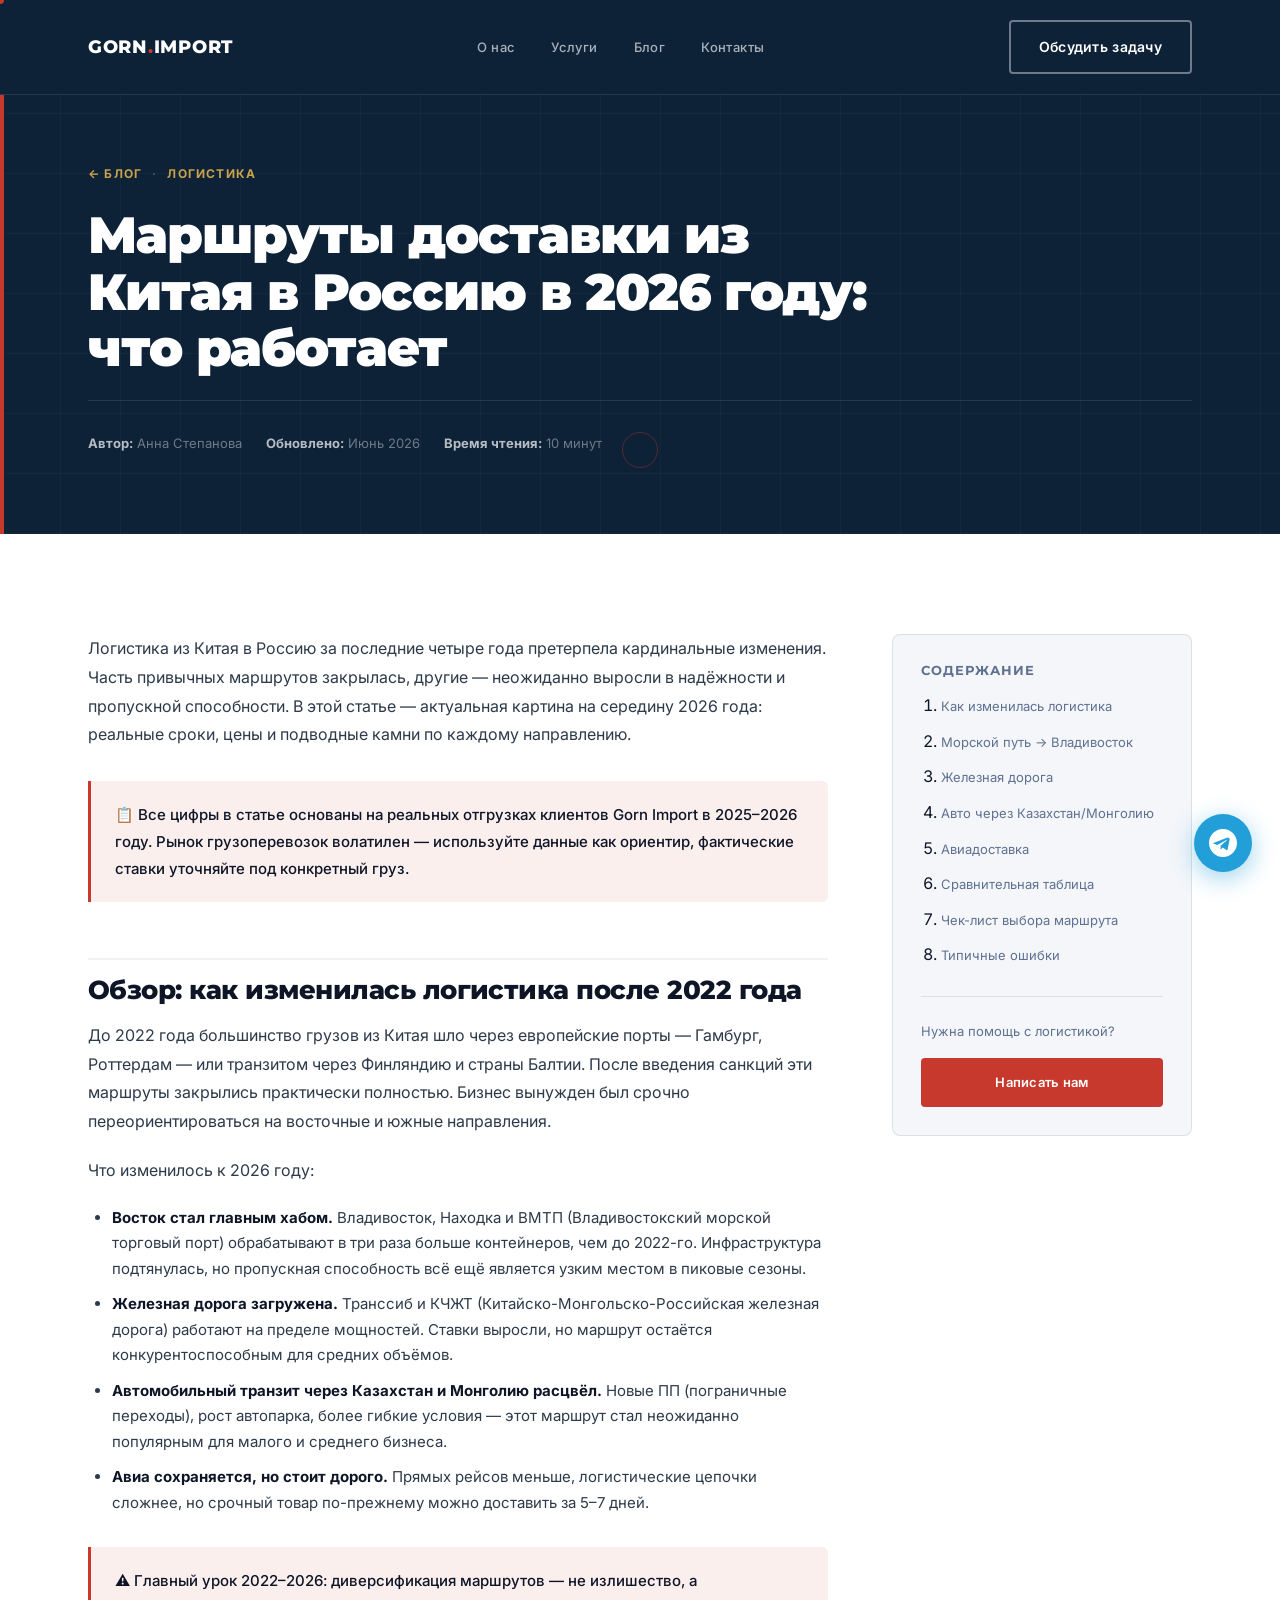
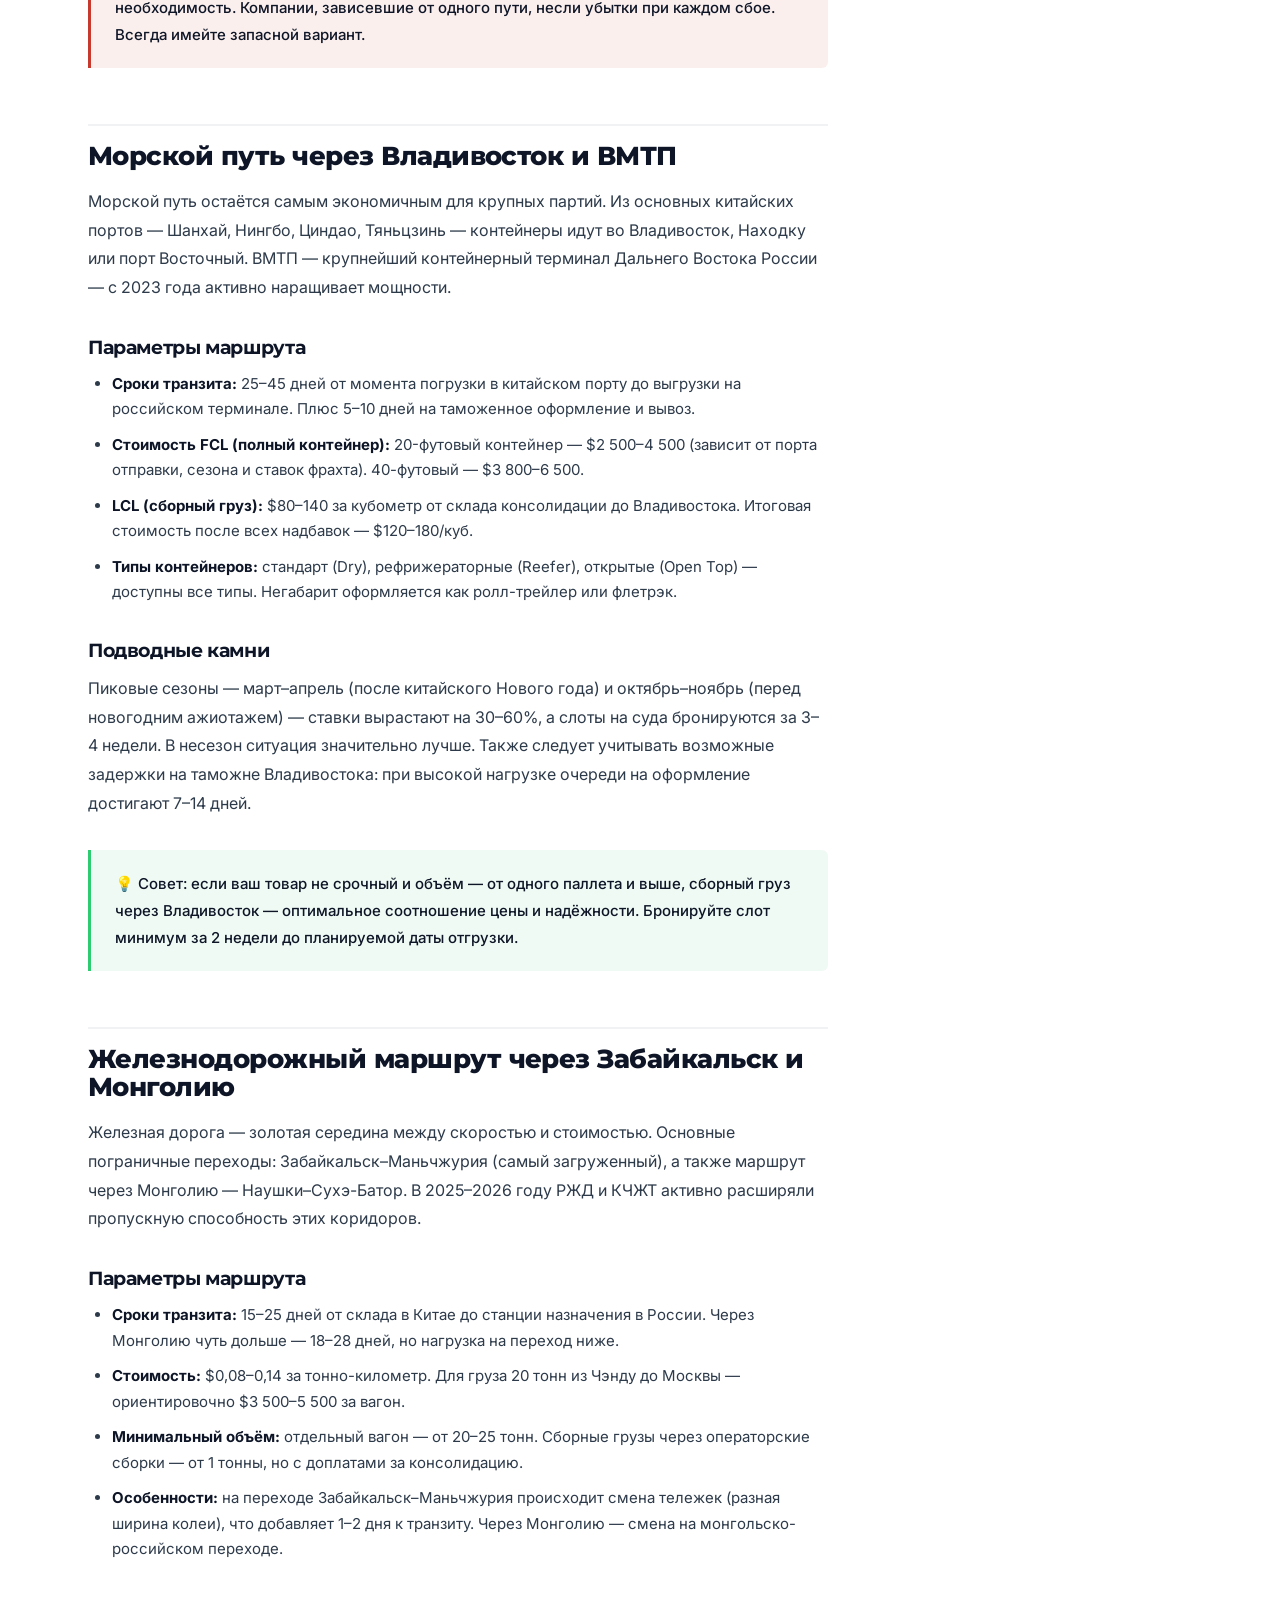
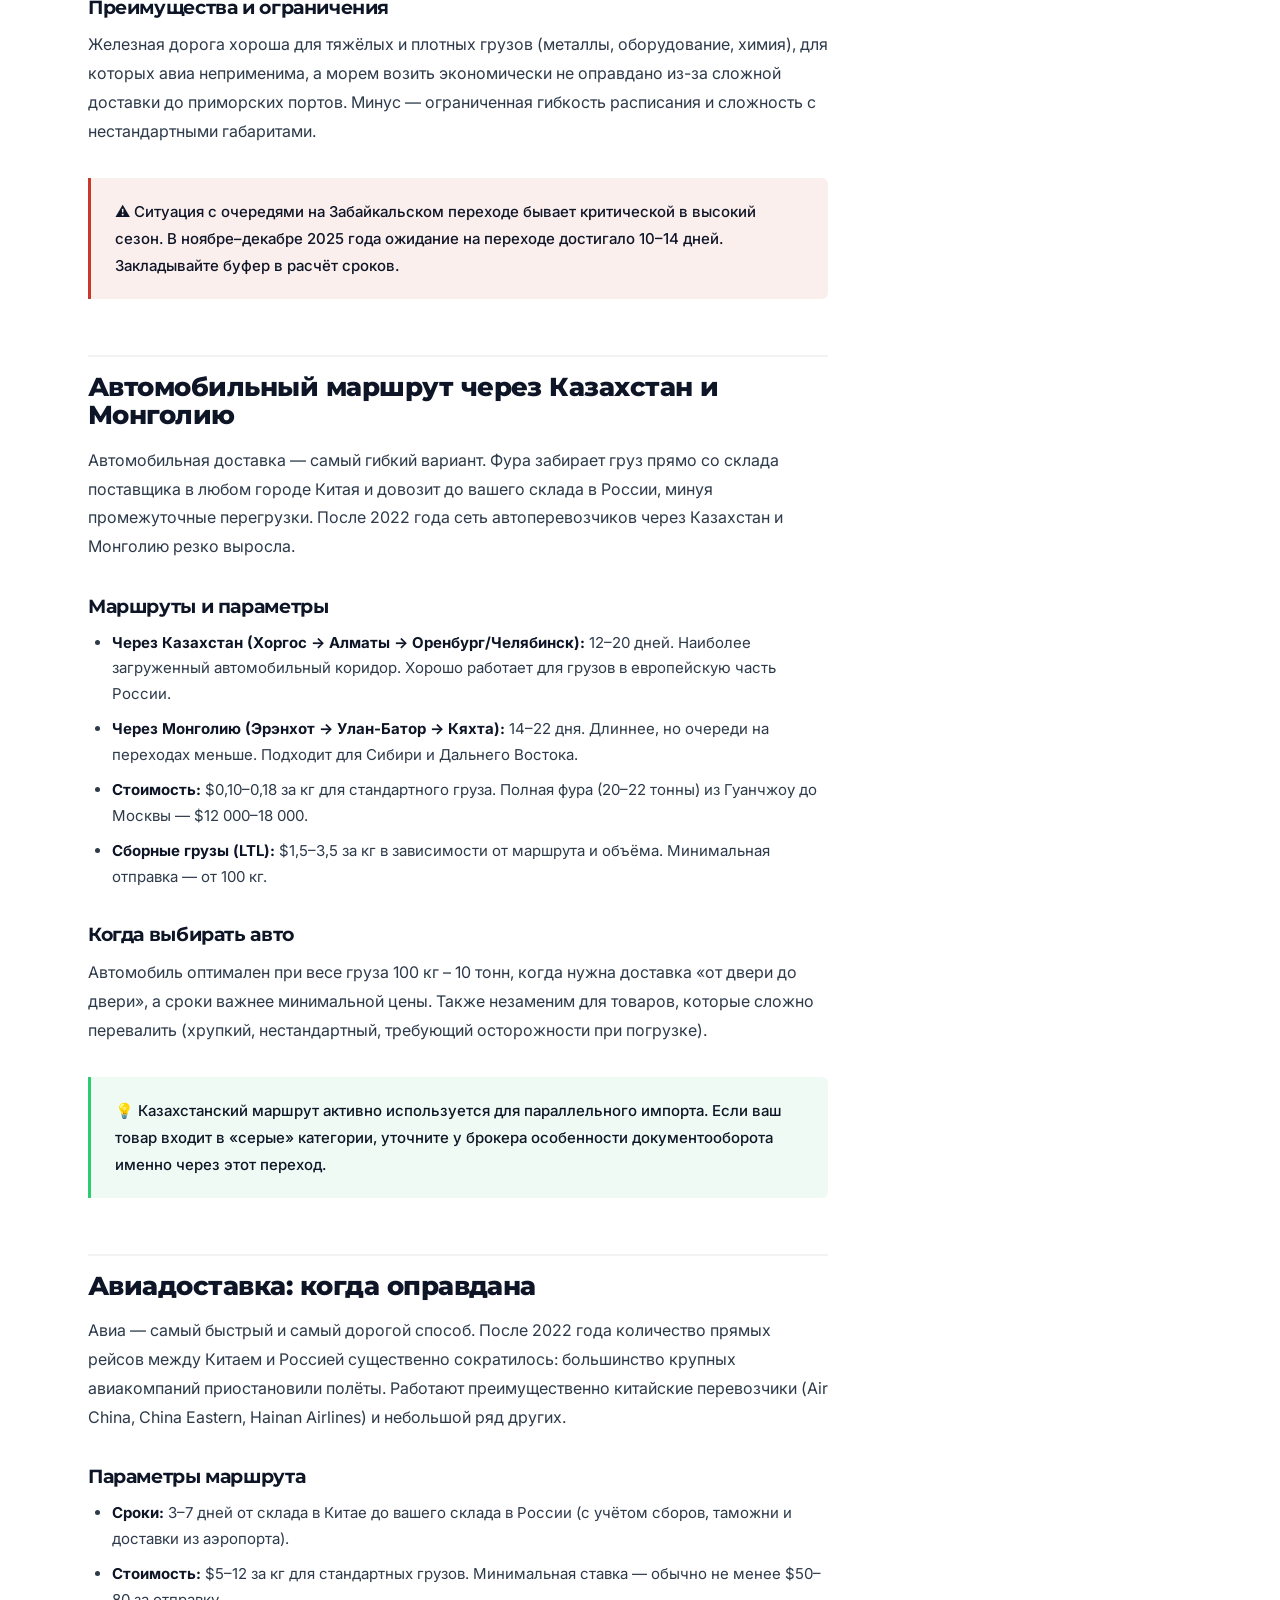
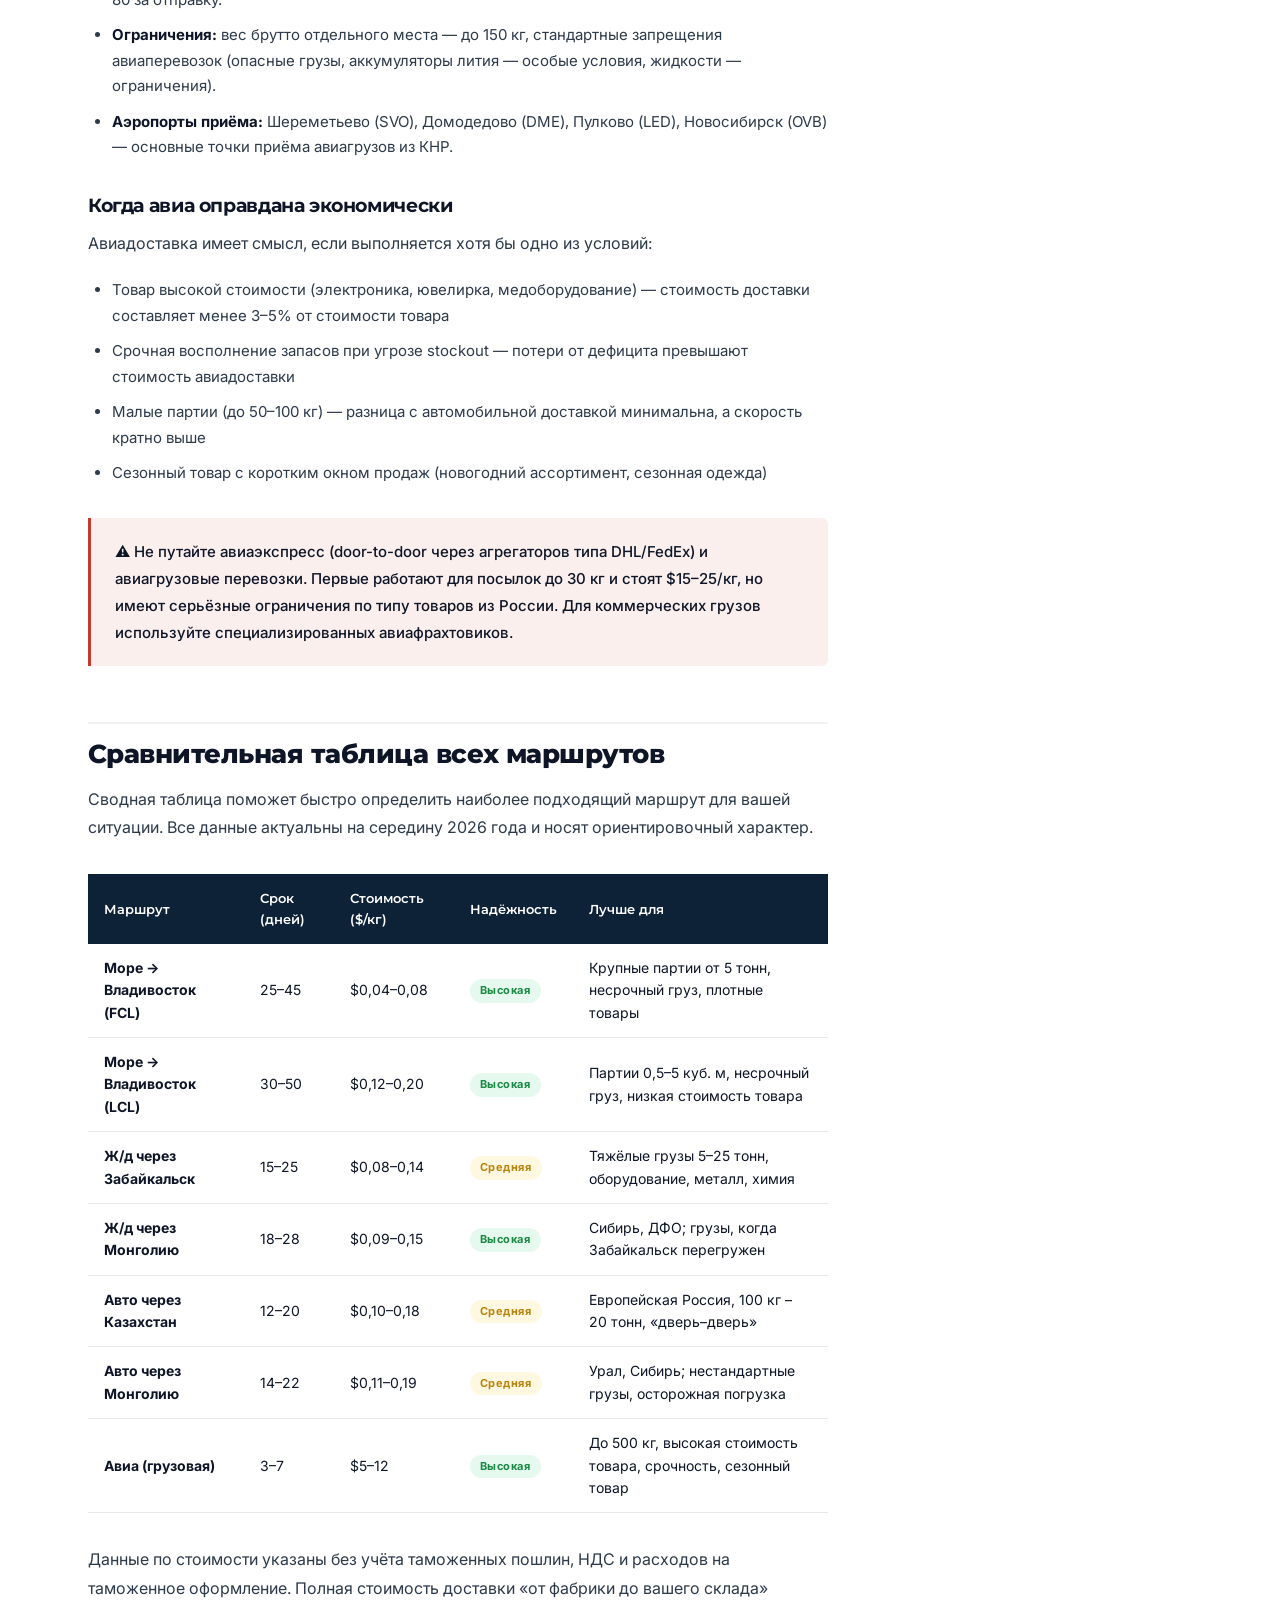
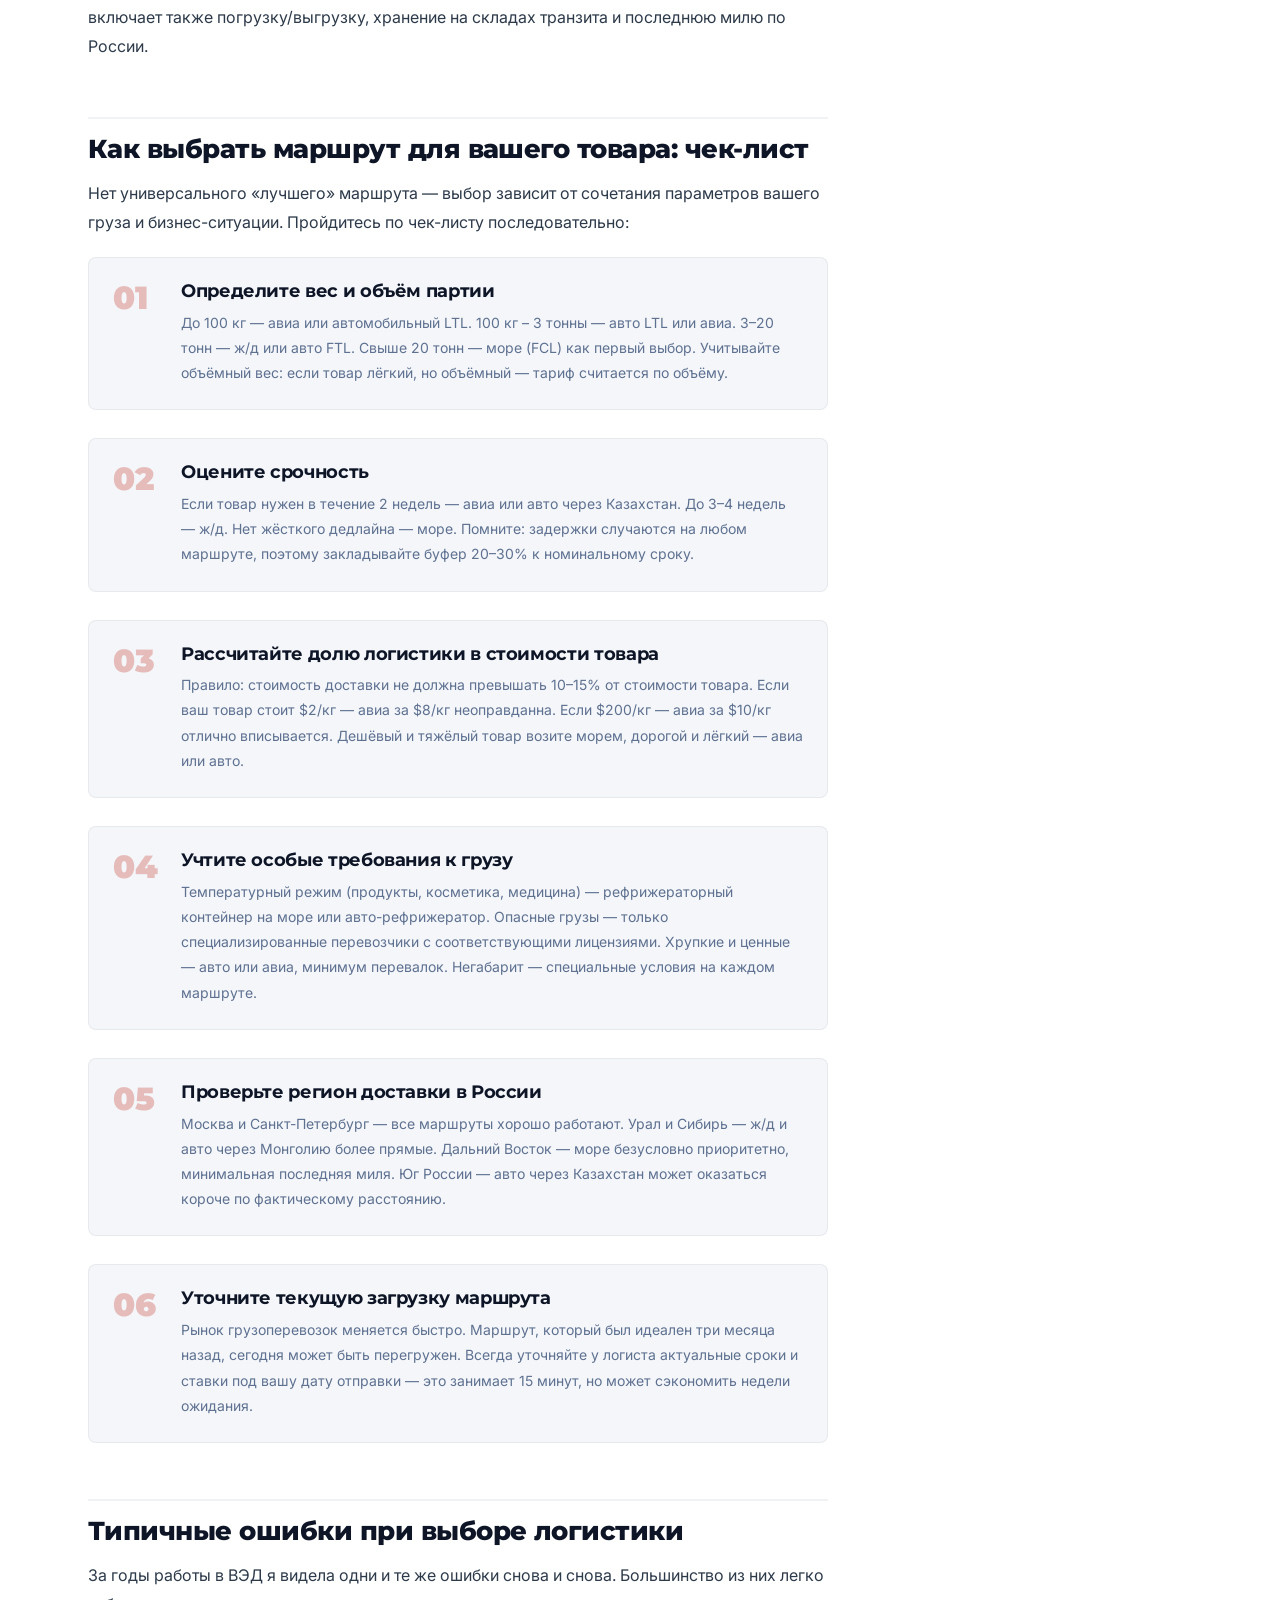
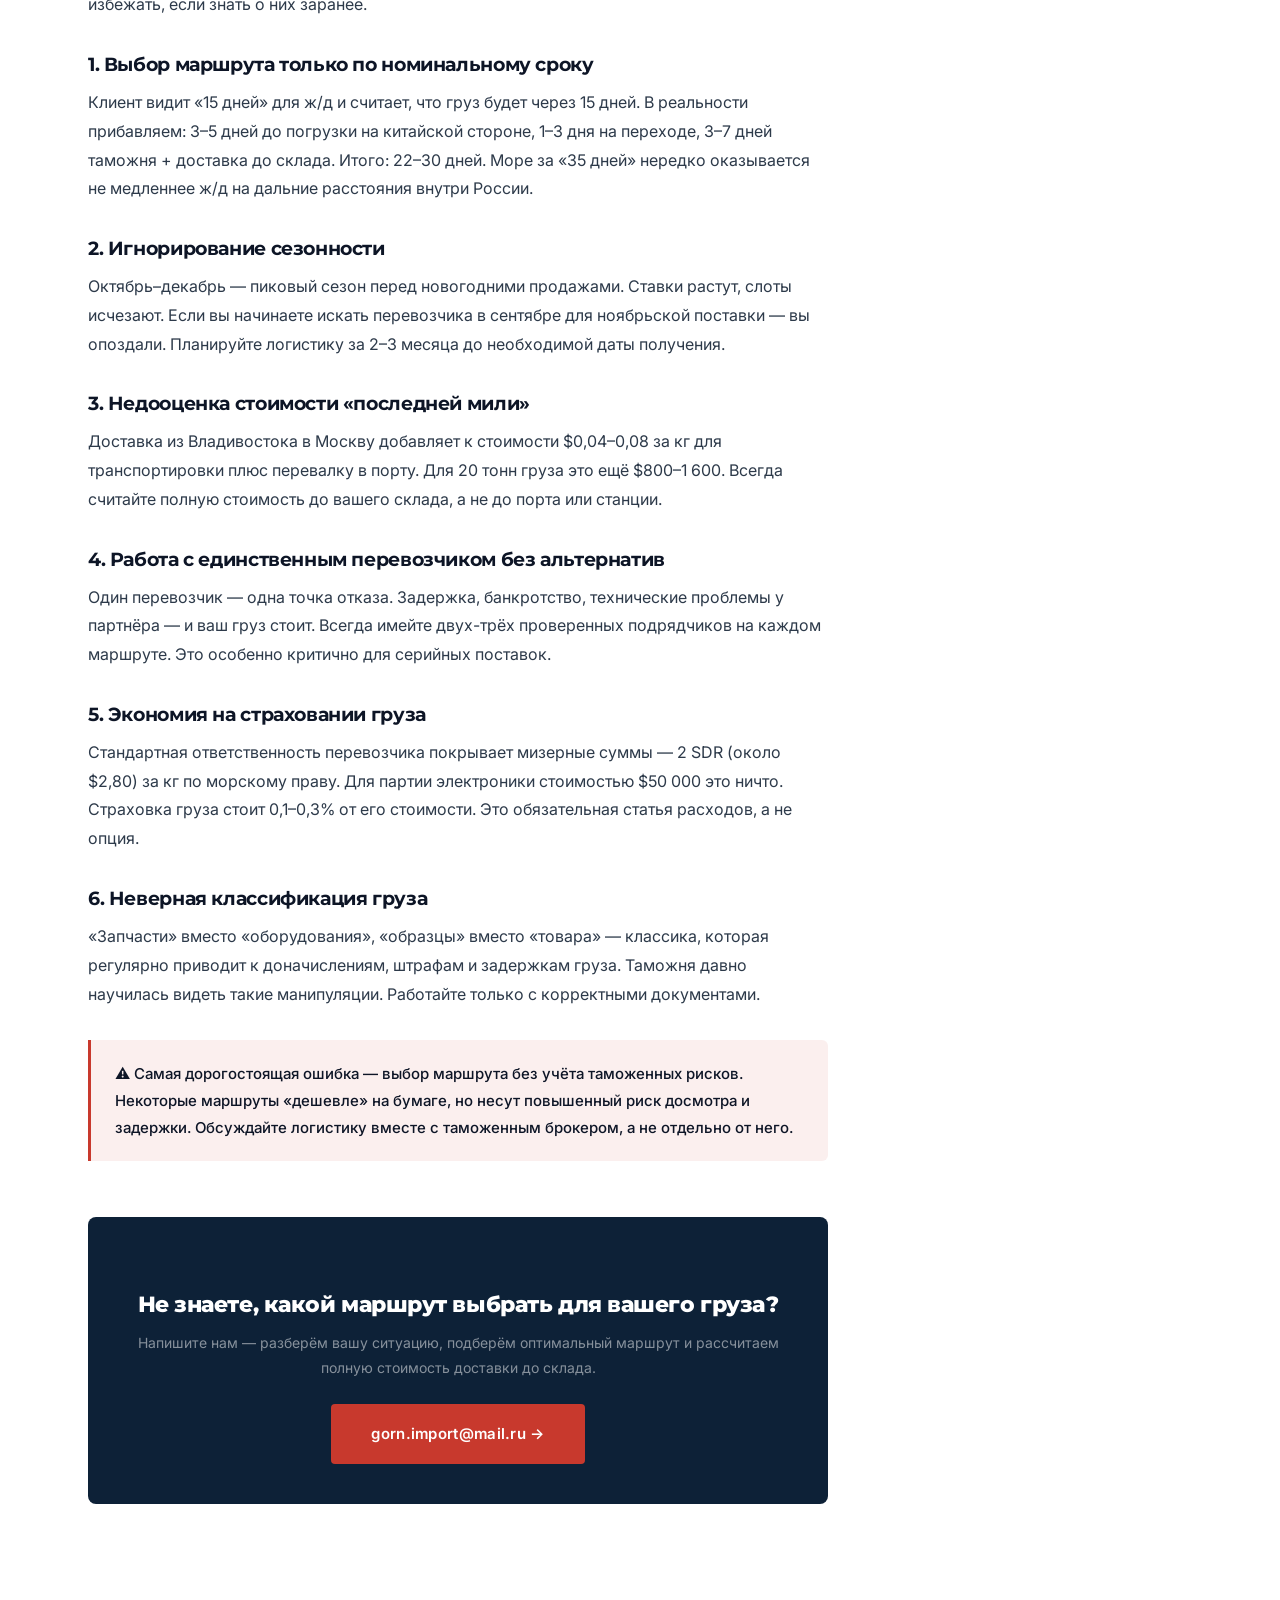
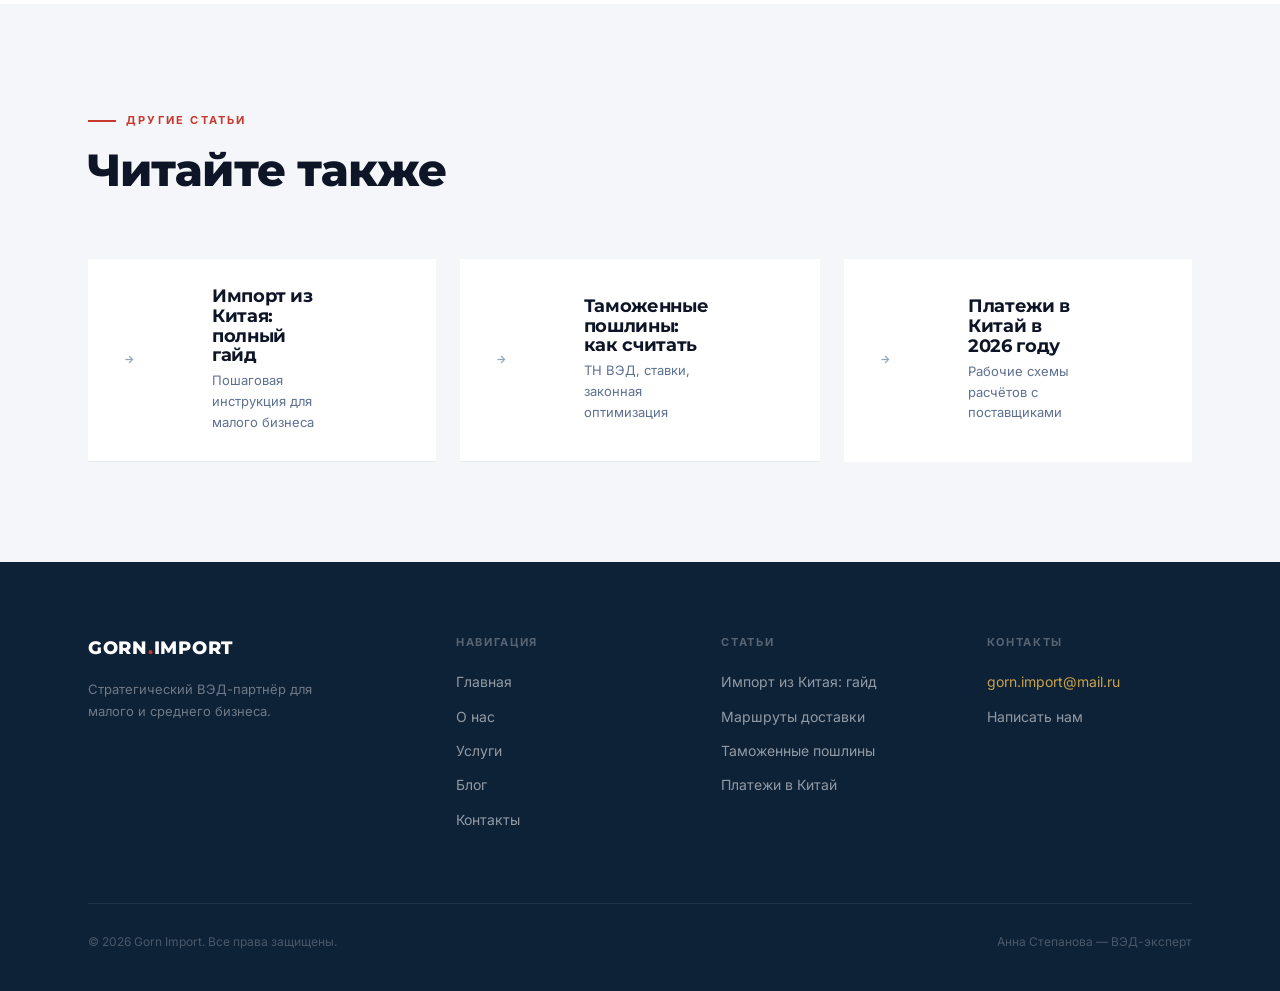
<file: blog-logistics-routes.html>
<!DOCTYPE html>
<html lang="ru">
<head>
  <meta charset="UTF-8">
  <meta name="viewport" content="width=device-width, initial-scale=1.0">
  <title>Маршруты доставки из Китая в Россию в 2026 году — Gorn Import</title>
  <meta name="description" content="Подробный разбор всех маршрутов доставки из Китая в Россию в 2026 году: море, железная дорога, авто, авиа. Сроки, стоимость, надёжность — от ВЭД-эксперта Анны Горн.">
  <link rel="preconnect" href="https://fonts.googleapis.com">
  <link rel="preconnect" href="https://fonts.gstatic.com" crossorigin>
  <link href="https://fonts.googleapis.com/css2?family=Montserrat:wght@400;500;600;700;800;900&family=Inter:wght@300;400;500;600&display=swap" rel="stylesheet">
  <link rel="stylesheet" href="styles.css?v=6">
  <style>
    .article-hero { background: var(--navy); padding: 160px 0 80px; position: relative; overflow: hidden; }
    .article-hero__pattern { position:absolute;inset:0;background-image:repeating-linear-gradient(0deg,rgba(255,255,255,.03) 0,rgba(255,255,255,.03) 1px,transparent 1px,transparent 60px),repeating-linear-gradient(90deg,rgba(255,255,255,.03) 0,rgba(255,255,255,.03) 1px,transparent 1px,transparent 60px);pointer-events:none; }
    .article-hero__red-bar { position:absolute;left:0;top:0;bottom:0;width:4px;background:var(--red); }
    .article-hero__tag { display:inline-flex;align-items:center;gap:10px;font-size:12px;font-weight:700;letter-spacing:.1em;text-transform:uppercase;color:var(--gold);margin-bottom:24px; }
    .article-hero__title { font-family:var(--font-h);font-size:clamp(28px,4vw,52px);font-weight:900;color:#fff;line-height:1.1;letter-spacing:-.02em;margin-bottom:24px;max-width:800px; }
    .article-hero__meta { display:flex;gap:24px;font-size:13px;color:rgba(255,255,255,.4);padding-top:32px;border-top:1px solid rgba(255,255,255,.1); }
    .article-hero__meta strong { color:rgba(255,255,255,.7); }

    .article-layout { display:grid;grid-template-columns:1fr 300px;gap:64px;align-items:start; }
    .article-toc { position:sticky;top:100px;background:var(--surface);border-radius:8px;padding:28px;border:1px solid var(--border); }
    .article-toc h4 { font-family:var(--font-h);font-size:13px;font-weight:700;letter-spacing:.08em;text-transform:uppercase;color:var(--muted);margin-bottom:16px; }
    .article-toc ol { padding-left:20px;display:flex;flex-direction:column;gap:10px; }
    .article-toc ol li a { font-size:13px;color:var(--muted);transition:color .2s; }
    .article-toc ol li a:hover { color:var(--red); }

    .article-body { min-width:0; }
    .article-body h2 { font-family:var(--font-h);font-size:26px;font-weight:800;color:var(--text);margin:56px 0 16px;padding-top:16px;border-top:2px solid var(--border2); }
    .article-body h3 { font-family:var(--font-h);font-size:19px;font-weight:700;color:var(--text);margin:36px 0 12px; }
    .article-body p { font-size:16px;line-height:1.8;color:#2d3a4a;margin-bottom:20px; }
    .article-body ul,
    .article-body ol { padding-left:24px;margin-bottom:20px;display:flex;flex-direction:column;gap:10px; }
    .article-body li { font-size:15px;line-height:1.7;color:#2d3a4a; }
    .article-body strong { color:var(--text); }
    .article-callout { background:var(--red-dim);border-left:3px solid var(--red);border-radius:0 6px 6px 0;padding:20px 24px;margin:32px 0; }
    .article-callout--tip { background:#f0faf4;border-left-color:#2ecc71; }
    .article-callout p { margin:0;color:var(--text);font-weight:500;font-size:15px; }
    .article-table-wrap { overflow-x:auto;margin:32px 0; }
    .article-table { width:100%;border-collapse:collapse;font-size:14px; }
    .article-table th { background:var(--navy);color:#fff;padding:14px 16px;text-align:left;font-family:var(--font-h);font-weight:600;font-size:13px; }
    .article-table td { padding:13px 16px;border-bottom:1px solid var(--border); }
    .article-table tr:hover td { background:var(--surface); }
    .article-table .badge { display:inline-block;padding:3px 10px;border-radius:20px;font-size:11px;font-weight:700;letter-spacing:.05em; }
    .badge--green { background:#e6f9ee;color:#1a8a45; }
    .badge--yellow { background:#fff8e1;color:#b8860b; }
    .badge--red { background:#fdecea;color:#c0392b; }
    .step-block { display:flex;gap:20px;margin-bottom:28px;padding:24px;background:var(--surface);border-radius:8px;border:1px solid var(--border2); }
    .step-block__num { font-family:var(--font-h);font-size:32px;font-weight:900;color:var(--red);opacity:.3;line-height:1;flex-shrink:0;width:48px; }
    .step-block h3 { margin:0 0 8px;font-size:18px; }
    .step-block p { margin:0;font-size:14px;color:var(--muted); }
    .article-cta { background:var(--navy);border-radius:8px;padding:40px;margin:56px 0 0;text-align:center; }
    .article-cta h3 { font-family:var(--font-h);font-size:22px;font-weight:800;color:#fff;margin-bottom:12px; }
    .article-cta p { font-size:14px;color:rgba(255,255,255,.5);margin-bottom:24px; }

    @media (max-width: 900px) {
      .article-layout { grid-template-columns: 1fr; }
      .article-toc { position: static; }
    }
  </style>
</head>
<body>

  <div class="page-reveal"></div>
  <div class="cursor" id="cursor"></div>
  <div class="cursor-follower" id="cursorFollower"></div>

  <div class="mobile-menu" id="mobileMenu">
    <a href="index.html">Главная</a>
    <a href="about.html">О нас</a>
    <a href="services.html">Услуги</a>
    <a href="blog.html">Блог</a>
    <a href="contact.html">Контакты</a>
    <a href="mailto:gorn.import@mail.ru" class="mobile-menu__email">gorn.import@mail.ru</a>
  </div>

  <nav class="nav nav--dark" id="nav">
    <div class="nav__inner">
      <a href="index.html" class="nav__logo nav__logo--white">GORN<span>.</span>IMPORT</a>
      <div class="nav__links">
        <a href="about.html">О нас</a>
        <a href="services.html">Услуги</a>
        <a href="blog.html">Блог</a>
        <a href="contact.html">Контакты</a>
      </div>
      <a href="contact.html" class="btn btn--outline-white">Обсудить задачу</a>
      <button class="nav__burger" id="burger" aria-label="Меню">
        <span></span><span></span><span></span>
      </button>
    </div>
  </nav>

  <section class="article-hero">
    <div class="article-hero__pattern"></div>
    <div class="article-hero__red-bar"></div>
    <div class="container">
      <div class="article-hero__tag reveal-up">
        <a href="blog.html" style="color:var(--gold)">← Блог</a>
        <span style="opacity:.4">·</span>
        <span>Логистика</span>
      </div>
      <h1 class="article-hero__title reveal-up" style="--delay:.1s">
        Маршруты доставки из Китая в&nbsp;Россию в&nbsp;2026&nbsp;году: что работает
      </h1>
      <div class="article-hero__meta reveal-up" style="--delay:.2s">
        <span><strong>Автор:</strong> Анна Степанова</span>
        <span><strong>Обновлено:</strong> Июнь 2026</span>
        <span><strong>Время чтения:</strong> 10 минут</span>
      </div>
    </div>
  </section>

  <section class="section">
    <div class="container">
      <div class="article-layout">

        <article class="article-body reveal-up">

          <p>Логистика из Китая в Россию за последние четыре года претерпела кардинальные изменения. Часть привычных маршрутов закрылась, другие — неожиданно выросли в надёжности и пропускной способности. В этой статье — актуальная картина на середину 2026 года: реальные сроки, цены и подводные камни по каждому направлению.</p>

          <div class="article-callout">
            <p>📋 Все цифры в статье основаны на реальных отгрузках клиентов Gorn Import в 2025–2026 году. Рынок грузоперевозок волатилен — используйте данные как ориентир, фактические ставки уточняйте под конкретный груз.</p>
          </div>

          <h2 id="overview">Обзор: как изменилась логистика после 2022 года</h2>
          <p>До 2022 года большинство грузов из Китая шло через европейские порты — Гамбург, Роттердам — или транзитом через Финляндию и страны Балтии. После введения санкций эти маршруты закрылись практически полностью. Бизнес вынужден был срочно переориентироваться на восточные и южные направления.</p>

          <p>Что изменилось к 2026 году:</p>
          <ul>
            <li><strong>Восток стал главным хабом.</strong> Владивосток, Находка и ВМТП (Владивостокский морской торговый порт) обрабатывают в три раза больше контейнеров, чем до 2022-го. Инфраструктура подтянулась, но пропускная способность всё ещё является узким местом в пиковые сезоны.</li>
            <li><strong>Железная дорога загружена.</strong> Транссиб и КЧЖТ (Китайско-Монгольско-Российская железная дорога) работают на пределе мощностей. Ставки выросли, но маршрут остаётся конкурентоспособным для средних объёмов.</li>
            <li><strong>Автомобильный транзит через Казахстан и Монголию расцвёл.</strong> Новые ПП (пограничные переходы), рост автопарка, более гибкие условия — этот маршрут стал неожиданно популярным для малого и среднего бизнеса.</li>
            <li><strong>Авиа сохраняется, но стоит дорого.</strong> Прямых рейсов меньше, логистические цепочки сложнее, но срочный товар по-прежнему можно доставить за 5–7 дней.</li>
          </ul>

          <div class="article-callout">
            <p>⚠️ Главный урок 2022–2026: диверсификация маршрутов — не излишество, а необходимость. Компании, зависевшие от одного пути, несли убытки при каждом сбое. Всегда имейте запасной вариант.</p>
          </div>

          <h2 id="sea">Морской путь через Владивосток и ВМТП</h2>
          <p>Морской путь остаётся самым экономичным для крупных партий. Из основных китайских портов — Шанхай, Нингбо, Циндао, Тяньцзинь — контейнеры идут во Владивосток, Находку или порт Восточный. ВМТП — крупнейший контейнерный терминал Дальнего Востока России — с 2023 года активно наращивает мощности.</p>

          <h3>Параметры маршрута</h3>
          <ul>
            <li><strong>Сроки транзита:</strong> 25–45 дней от момента погрузки в китайском порту до выгрузки на российском терминале. Плюс 5–10 дней на таможенное оформление и вывоз.</li>
            <li><strong>Стоимость FCL (полный контейнер):</strong> 20-футовый контейнер — $2 500–4 500 (зависит от порта отправки, сезона и ставок фрахта). 40-футовый — $3 800–6 500.</li>
            <li><strong>LCL (сборный груз):</strong> $80–140 за кубометр от склада консолидации до Владивостока. Итоговая стоимость после всех надбавок — $120–180/куб.</li>
            <li><strong>Типы контейнеров:</strong> стандарт (Dry), рефрижераторные (Reefer), открытые (Open Top) — доступны все типы. Негабарит оформляется как ролл-трейлер или флетрэк.</li>
          </ul>

          <h3>Подводные камни</h3>
          <p>Пиковые сезоны — март–апрель (после китайского Нового года) и октябрь–ноябрь (перед новогодним ажиотажем) — ставки вырастают на 30–60%, а слоты на суда бронируются за 3–4 недели. В несезон ситуация значительно лучше. Также следует учитывать возможные задержки на таможне Владивостока: при высокой нагрузке очереди на оформление достигают 7–14 дней.</p>

          <div class="article-callout--tip article-callout">
            <p>💡 Совет: если ваш товар не срочный и объём — от одного паллета и выше, сборный груз через Владивосток — оптимальное соотношение цены и надёжности. Бронируйте слот минимум за 2 недели до планируемой даты отгрузки.</p>
          </div>

          <h2 id="rail">Железнодорожный маршрут через Забайкальск и Монголию</h2>
          <p>Железная дорога — золотая середина между скоростью и стоимостью. Основные пограничные переходы: Забайкальск–Маньчжурия (самый загруженный), а также маршрут через Монголию — Наушки–Сухэ-Батор. В 2025–2026 году РЖД и КЧЖТ активно расширяли пропускную способность этих коридоров.</p>

          <h3>Параметры маршрута</h3>
          <ul>
            <li><strong>Сроки транзита:</strong> 15–25 дней от склада в Китае до станции назначения в России. Через Монголию чуть дольше — 18–28 дней, но нагрузка на переход ниже.</li>
            <li><strong>Стоимость:</strong> $0,08–0,14 за тонно-километр. Для груза 20 тонн из Чэнду до Москвы — ориентировочно $3 500–5 500 за вагон.</li>
            <li><strong>Минимальный объём:</strong> отдельный вагон — от 20–25 тонн. Сборные грузы через операторские сборки — от 1 тонны, но с доплатами за консолидацию.</li>
            <li><strong>Особенности:</strong> на переходе Забайкальск–Маньчжурия происходит смена тележек (разная ширина колеи), что добавляет 1–2 дня к транзиту. Через Монголию — смена на монгольско-российском переходе.</li>
          </ul>

          <h3>Преимущества и ограничения</h3>
          <p>Железная дорога хороша для тяжёлых и плотных грузов (металлы, оборудование, химия), для которых авиа неприменима, а морем возить экономически не оправдано из-за сложной доставки до приморских портов. Минус — ограниченная гибкость расписания и сложность с нестандартными габаритами.</p>

          <div class="article-callout">
            <p>⚠️ Ситуация с очередями на Забайкальском переходе бывает критической в высокий сезон. В ноябре–декабре 2025 года ожидание на переходе достигало 10–14 дней. Закладывайте буфер в расчёт сроков.</p>
          </div>

          <h2 id="auto">Автомобильный маршрут через Казахстан и Монголию</h2>
          <p>Автомобильная доставка — самый гибкий вариант. Фура забирает груз прямо со склада поставщика в любом городе Китая и довозит до вашего склада в России, минуя промежуточные перегрузки. После 2022 года сеть автоперевозчиков через Казахстан и Монголию резко выросла.</p>

          <h3>Маршруты и параметры</h3>
          <ul>
            <li><strong>Через Казахстан (Хоргос → Алматы → Оренбург/Челябинск):</strong> 12–20 дней. Наиболее загруженный автомобильный коридор. Хорошо работает для грузов в европейскую часть России.</li>
            <li><strong>Через Монголию (Эрэнхот → Улан-Батор → Кяхта):</strong> 14–22 дня. Длиннее, но очереди на переходах меньше. Подходит для Сибири и Дальнего Востока.</li>
            <li><strong>Стоимость:</strong> $0,10–0,18 за кг для стандартного груза. Полная фура (20–22 тонны) из Гуанчжоу до Москвы — $12 000–18 000.</li>
            <li><strong>Сборные грузы (LTL):</strong> $1,5–3,5 за кг в зависимости от маршрута и объёма. Минимальная отправка — от 100 кг.</li>
          </ul>

          <h3>Когда выбирать авто</h3>
          <p>Автомобиль оптимален при весе груза 100 кг – 10 тонн, когда нужна доставка «от двери до двери», а сроки важнее минимальной цены. Также незаменим для товаров, которые сложно перевалить (хрупкий, нестандартный, требующий осторожности при погрузке).</p>

          <div class="article-callout--tip article-callout">
            <p>💡 Казахстанский маршрут активно используется для параллельного импорта. Если ваш товар входит в «серые» категории, уточните у брокера особенности документооборота именно через этот переход.</p>
          </div>

          <h2 id="air">Авиадоставка: когда оправдана</h2>
          <p>Авиа — самый быстрый и самый дорогой способ. После 2022 года количество прямых рейсов между Китаем и Россией существенно сократилось: большинство крупных авиакомпаний приостановили полёты. Работают преимущественно китайские перевозчики (Air China, China Eastern, Hainan Airlines) и небольшой ряд других.</p>

          <h3>Параметры маршрута</h3>
          <ul>
            <li><strong>Сроки:</strong> 3–7 дней от склада в Китае до вашего склада в России (с учётом сборов, таможни и доставки из аэропорта).</li>
            <li><strong>Стоимость:</strong> $5–12 за кг для стандартных грузов. Минимальная ставка — обычно не менее $50–80 за отправку.</li>
            <li><strong>Ограничения:</strong> вес брутто отдельного места — до 150 кг, стандартные запрещения авиаперевозок (опасные грузы, аккумуляторы лития — особые условия, жидкости — ограничения).</li>
            <li><strong>Аэропорты приёма:</strong> Шереметьево (SVO), Домодедово (DME), Пулково (LED), Новосибирск (OVB) — основные точки приёма авиагрузов из КНР.</li>
          </ul>

          <h3>Когда авиа оправдана экономически</h3>
          <p>Авиадоставка имеет смысл, если выполняется хотя бы одно из условий:</p>
          <ul>
            <li>Товар высокой стоимости (электроника, ювелирка, медоборудование) — стоимость доставки составляет менее 3–5% от стоимости товара</li>
            <li>Срочная восполнение запасов при угрозе stockout — потери от дефицита превышают стоимость авиадоставки</li>
            <li>Малые партии (до 50–100 кг) — разница с автомобильной доставкой минимальна, а скорость кратно выше</li>
            <li>Сезонный товар с коротким окном продаж (новогодний ассортимент, сезонная одежда)</li>
          </ul>

          <div class="article-callout">
            <p>⚠️ Не путайте авиаэкспресс (door-to-door через агрегаторов типа DHL/FedEx) и авиагрузовые перевозки. Первые работают для посылок до 30 кг и стоят $15–25/кг, но имеют серьёзные ограничения по типу товаров из России. Для коммерческих грузов используйте специализированных авиафрахтовиков.</p>
          </div>

          <h2 id="compare">Сравнительная таблица всех маршрутов</h2>
          <p>Сводная таблица поможет быстро определить наиболее подходящий маршрут для вашей ситуации. Все данные актуальны на середину 2026 года и носят ориентировочный характер.</p>

          <div class="article-table-wrap">
            <table class="article-table">
              <thead>
                <tr>
                  <th>Маршрут</th>
                  <th>Срок (дней)</th>
                  <th>Стоимость ($/кг)</th>
                  <th>Надёжность</th>
                  <th>Лучше для</th>
                </tr>
              </thead>
              <tbody>
                <tr>
                  <td><strong>Море → Владивосток (FCL)</strong></td>
                  <td>25–45</td>
                  <td>$0,04–0,08</td>
                  <td><span class="badge badge--green">Высокая</span></td>
                  <td>Крупные партии от 5 тонн, несрочный груз, плотные товары</td>
                </tr>
                <tr>
                  <td><strong>Море → Владивосток (LCL)</strong></td>
                  <td>30–50</td>
                  <td>$0,12–0,20</td>
                  <td><span class="badge badge--green">Высокая</span></td>
                  <td>Партии 0,5–5 куб. м, несрочный груз, низкая стоимость товара</td>
                </tr>
                <tr>
                  <td><strong>Ж/д через Забайкальск</strong></td>
                  <td>15–25</td>
                  <td>$0,08–0,14</td>
                  <td><span class="badge badge--yellow">Средняя</span></td>
                  <td>Тяжёлые грузы 5–25 тонн, оборудование, металл, химия</td>
                </tr>
                <tr>
                  <td><strong>Ж/д через Монголию</strong></td>
                  <td>18–28</td>
                  <td>$0,09–0,15</td>
                  <td><span class="badge badge--green">Высокая</span></td>
                  <td>Сибирь, ДФО; грузы, когда Забайкальск перегружен</td>
                </tr>
                <tr>
                  <td><strong>Авто через Казахстан</strong></td>
                  <td>12–20</td>
                  <td>$0,10–0,18</td>
                  <td><span class="badge badge--yellow">Средняя</span></td>
                  <td>Европейская Россия, 100 кг – 20 тонн, «дверь–дверь»</td>
                </tr>
                <tr>
                  <td><strong>Авто через Монголию</strong></td>
                  <td>14–22</td>
                  <td>$0,11–0,19</td>
                  <td><span class="badge badge--yellow">Средняя</span></td>
                  <td>Урал, Сибирь; нестандартные грузы, осторожная погрузка</td>
                </tr>
                <tr>
                  <td><strong>Авиа (грузовая)</strong></td>
                  <td>3–7</td>
                  <td>$5–12</td>
                  <td><span class="badge badge--green">Высокая</span></td>
                  <td>До 500 кг, высокая стоимость товара, срочность, сезонный товар</td>
                </tr>
              </tbody>
            </table>
          </div>

          <p>Данные по стоимости указаны без учёта таможенных пошлин, НДС и расходов на таможенное оформление. Полная стоимость доставки «от фабрики до вашего склада» включает также погрузку/выгрузку, хранение на складах транзита и последнюю милю по России.</p>

          <h2 id="tips">Как выбрать маршрут для вашего товара: чек-лист</h2>
          <p>Нет универсального «лучшего» маршрута — выбор зависит от сочетания параметров вашего груза и бизнес-ситуации. Пройдитесь по чек-листу последовательно:</p>

          <div class="step-block">
            <div class="step-block__num">01</div>
            <div>
              <h3>Определите вес и объём партии</h3>
              <p>До 100 кг — авиа или автомобильный LTL. 100 кг – 3 тонны — авто LTL или авиа. 3–20 тонн — ж/д или авто FTL. Свыше 20 тонн — море (FCL) как первый выбор. Учитывайте объёмный вес: если товар лёгкий, но объёмный — тариф считается по объёму.</p>
            </div>
          </div>

          <div class="step-block">
            <div class="step-block__num">02</div>
            <div>
              <h3>Оцените срочность</h3>
              <p>Если товар нужен в течение 2 недель — авиа или авто через Казахстан. До 3–4 недель — ж/д. Нет жёсткого дедлайна — море. Помните: задержки случаются на любом маршруте, поэтому закладывайте буфер 20–30% к номинальному сроку.</p>
            </div>
          </div>

          <div class="step-block">
            <div class="step-block__num">03</div>
            <div>
              <h3>Рассчитайте долю логистики в стоимости товара</h3>
              <p>Правило: стоимость доставки не должна превышать 10–15% от стоимости товара. Если ваш товар стоит $2/кг — авиа за $8/кг неоправданна. Если $200/кг — авиа за $10/кг отлично вписывается. Дешёвый и тяжёлый товар возите морем, дорогой и лёгкий — авиа или авто.</p>
            </div>
          </div>

          <div class="step-block">
            <div class="step-block__num">04</div>
            <div>
              <h3>Учтите особые требования к грузу</h3>
              <p>Температурный режим (продукты, косметика, медицина) — рефрижераторный контейнер на море или авто-рефрижератор. Опасные грузы — только специализированные перевозчики с соответствующими лицензиями. Хрупкие и ценные — авто или авиа, минимум перевалок. Негабарит — специальные условия на каждом маршруте.</p>
            </div>
          </div>

          <div class="step-block">
            <div class="step-block__num">05</div>
            <div>
              <h3>Проверьте регион доставки в России</h3>
              <p>Москва и Санкт-Петербург — все маршруты хорошо работают. Урал и Сибирь — ж/д и авто через Монголию более прямые. Дальний Восток — море безусловно приоритетно, минимальная последняя миля. Юг России — авто через Казахстан может оказаться короче по фактическому расстоянию.</p>
            </div>
          </div>

          <div class="step-block">
            <div class="step-block__num">06</div>
            <div>
              <h3>Уточните текущую загрузку маршрута</h3>
              <p>Рынок грузоперевозок меняется быстро. Маршрут, который был идеален три месяца назад, сегодня может быть перегружен. Всегда уточняйте у логиста актуальные сроки и ставки под вашу дату отправки — это занимает 15 минут, но может сэкономить недели ожидания.</p>
            </div>
          </div>

          <h2 id="mistakes">Типичные ошибки при выборе логистики</h2>
          <p>За годы работы в ВЭД я видела одни и те же ошибки снова и снова. Большинство из них легко избежать, если знать о них заранее.</p>

          <h3>1. Выбор маршрута только по номинальному сроку</h3>
          <p>Клиент видит «15 дней» для ж/д и считает, что груз будет через 15 дней. В реальности прибавляем: 3–5 дней до погрузки на китайской стороне, 1–3 дня на переходе, 3–7 дней таможня + доставка до склада. Итого: 22–30 дней. Море за «35 дней» нередко оказывается не медленнее ж/д на дальние расстояния внутри России.</p>

          <h3>2. Игнорирование сезонности</h3>
          <p>Октябрь–декабрь — пиковый сезон перед новогодними продажами. Ставки растут, слоты исчезают. Если вы начинаете искать перевозчика в сентябре для ноябрьской поставки — вы опоздали. Планируйте логистику за 2–3 месяца до необходимой даты получения.</p>

          <h3>3. Недооценка стоимости «последней мили»</h3>
          <p>Доставка из Владивостока в Москву добавляет к стоимости $0,04–0,08 за кг для транспортировки плюс перевалку в порту. Для 20 тонн груза это ещё $800–1 600. Всегда считайте полную стоимость до вашего склада, а не до порта или станции.</p>

          <h3>4. Работа с единственным перевозчиком без альтернатив</h3>
          <p>Один перевозчик — одна точка отказа. Задержка, банкротство, технические проблемы у партнёра — и ваш груз стоит. Всегда имейте двух-трёх проверенных подрядчиков на каждом маршруте. Это особенно критично для серийных поставок.</p>

          <h3>5. Экономия на страховании груза</h3>
          <p>Стандартная ответственность перевозчика покрывает мизерные суммы — 2 SDR (около $2,80) за кг по морскому праву. Для партии электроники стоимостью $50 000 это ничто. Страховка груза стоит 0,1–0,3% от его стоимости. Это обязательная статья расходов, а не опция.</p>

          <h3>6. Неверная классификация груза</h3>
          <p>«Запчасти» вместо «оборудования», «образцы» вместо «товара» — классика, которая регулярно приводит к доначислениям, штрафам и задержкам груза. Таможня давно научилась видеть такие манипуляции. Работайте только с корректными документами.</p>

          <div class="article-callout">
            <p>⚠️ Самая дорогостоящая ошибка — выбор маршрута без учёта таможенных рисков. Некоторые маршруты «дешевле» на бумаге, но несут повышенный риск досмотра и задержки. Обсуждайте логистику вместе с таможенным брокером, а не отдельно от него.</p>
          </div>

          <div class="article-cta">
            <h3>Не знаете, какой маршрут выбрать для вашего груза?</h3>
            <p>Напишите нам — разберём вашу ситуацию, подберём оптимальный маршрут и рассчитаем полную стоимость доставки до склада.</p>
            <a href="mailto:gorn.import@mail.ru" class="btn btn--primary btn--large">gorn.import@mail.ru →</a>
          </div>

        </article>

        <!-- TOC sidebar -->
        <aside class="article-toc reveal-up" style="--delay:.2s">
          <h4>Содержание</h4>
          <ol>
            <li><a href="#overview">Как изменилась логистика</a></li>
            <li><a href="#sea">Морской путь → Владивосток</a></li>
            <li><a href="#rail">Железная дорога</a></li>
            <li><a href="#auto">Авто через Казахстан/Монголию</a></li>
            <li><a href="#air">Авиадоставка</a></li>
            <li><a href="#compare">Сравнительная таблица</a></li>
            <li><a href="#tips">Чек-лист выбора маршрута</a></li>
            <li><a href="#mistakes">Типичные ошибки</a></li>
          </ol>
          <div style="margin-top:28px;padding-top:24px;border-top:1px solid var(--border)">
            <p style="font-size:13px;color:var(--muted);margin-bottom:16px">Нужна помощь с логистикой?</p>
            <a href="mailto:gorn.import@mail.ru" class="btn btn--primary" style="width:100%;justify-content:center;font-size:13px">Написать нам</a>
          </div>
        </aside>

      </div>
    </div>
  </section>

  <section class="section section--surface">
    <div class="container">
      <div class="section-header">
        <div class="section-eyebrow reveal-up"><span class="section-eyebrow-line"></span>Другие статьи</div>
        <h2 class="section-title reveal-up" style="--delay:.08s">Читайте также</h2>
      </div>
      <div style="display:grid;grid-template-columns:repeat(3,1fr);gap:24px">
        <a href="blog-china-import-guide.html" class="service-item reveal-up">
          <span class="service-item__num">→</span>
          <div class="service-item__content">
            <h3>Импорт из Китая: полный гайд</h3>
            <p>Пошаговая инструкция для малого бизнеса</p>
          </div>
        </a>
        <a href="blog-customs-duty.html" class="service-item reveal-up" style="--delay:.08s">
          <span class="service-item__num">→</span>
          <div class="service-item__content">
            <h3>Таможенные пошлины: как считать</h3>
            <p>ТН ВЭД, ставки, законная оптимизация</p>
          </div>
        </a>
        <a href="blog-payment-china.html" class="service-item reveal-up" style="--delay:.16s">
          <span class="service-item__num">→</span>
          <div class="service-item__content">
            <h3>Платежи в Китай в 2026 году</h3>
            <p>Рабочие схемы расчётов с поставщиками</p>
          </div>
        </a>
      </div>
    </div>
  </section>

  <footer class="footer">
    <div class="container">
      <div class="footer__inner">
        <div class="footer__brand">
          <a href="index.html" class="nav__logo nav__logo--white">GORN<span>.</span>IMPORT</a>
          <p>Стратегический ВЭД-партнёр для малого и среднего бизнеса.</p>
        </div>
        <div class="footer__col">
          <h5>Навигация</h5>
          <a href="index.html">Главная</a>
          <a href="about.html">О нас</a>
          <a href="services.html">Услуги</a>
          <a href="blog.html">Блог</a>
          <a href="contact.html">Контакты</a>
        </div>
        <div class="footer__col">
          <h5>Статьи</h5>
          <a href="blog-china-import-guide.html">Импорт из Китая: гайд</a>
          <a href="blog-logistics-routes.html">Маршруты доставки</a>
          <a href="blog-customs-duty.html">Таможенные пошлины</a>
          <a href="blog-payment-china.html">Платежи в Китай</a>
        </div>
        <div class="footer__col">
          <h5>Контакты</h5>
          <a href="mailto:gorn.import@mail.ru" class="accent">gorn.import@mail.ru</a>
          <a href="contact.html">Написать нам</a>
        </div>
      </div>
      <div class="footer__bottom">
        <span>© 2026 Gorn Import. Все права защищены.</span>
        <span>Анна Степанова — ВЭД-эксперт</span>
      </div>
    </div>
  </footer>

  <script src="main.js?v=6"></script>
</body>
</html>
</file>
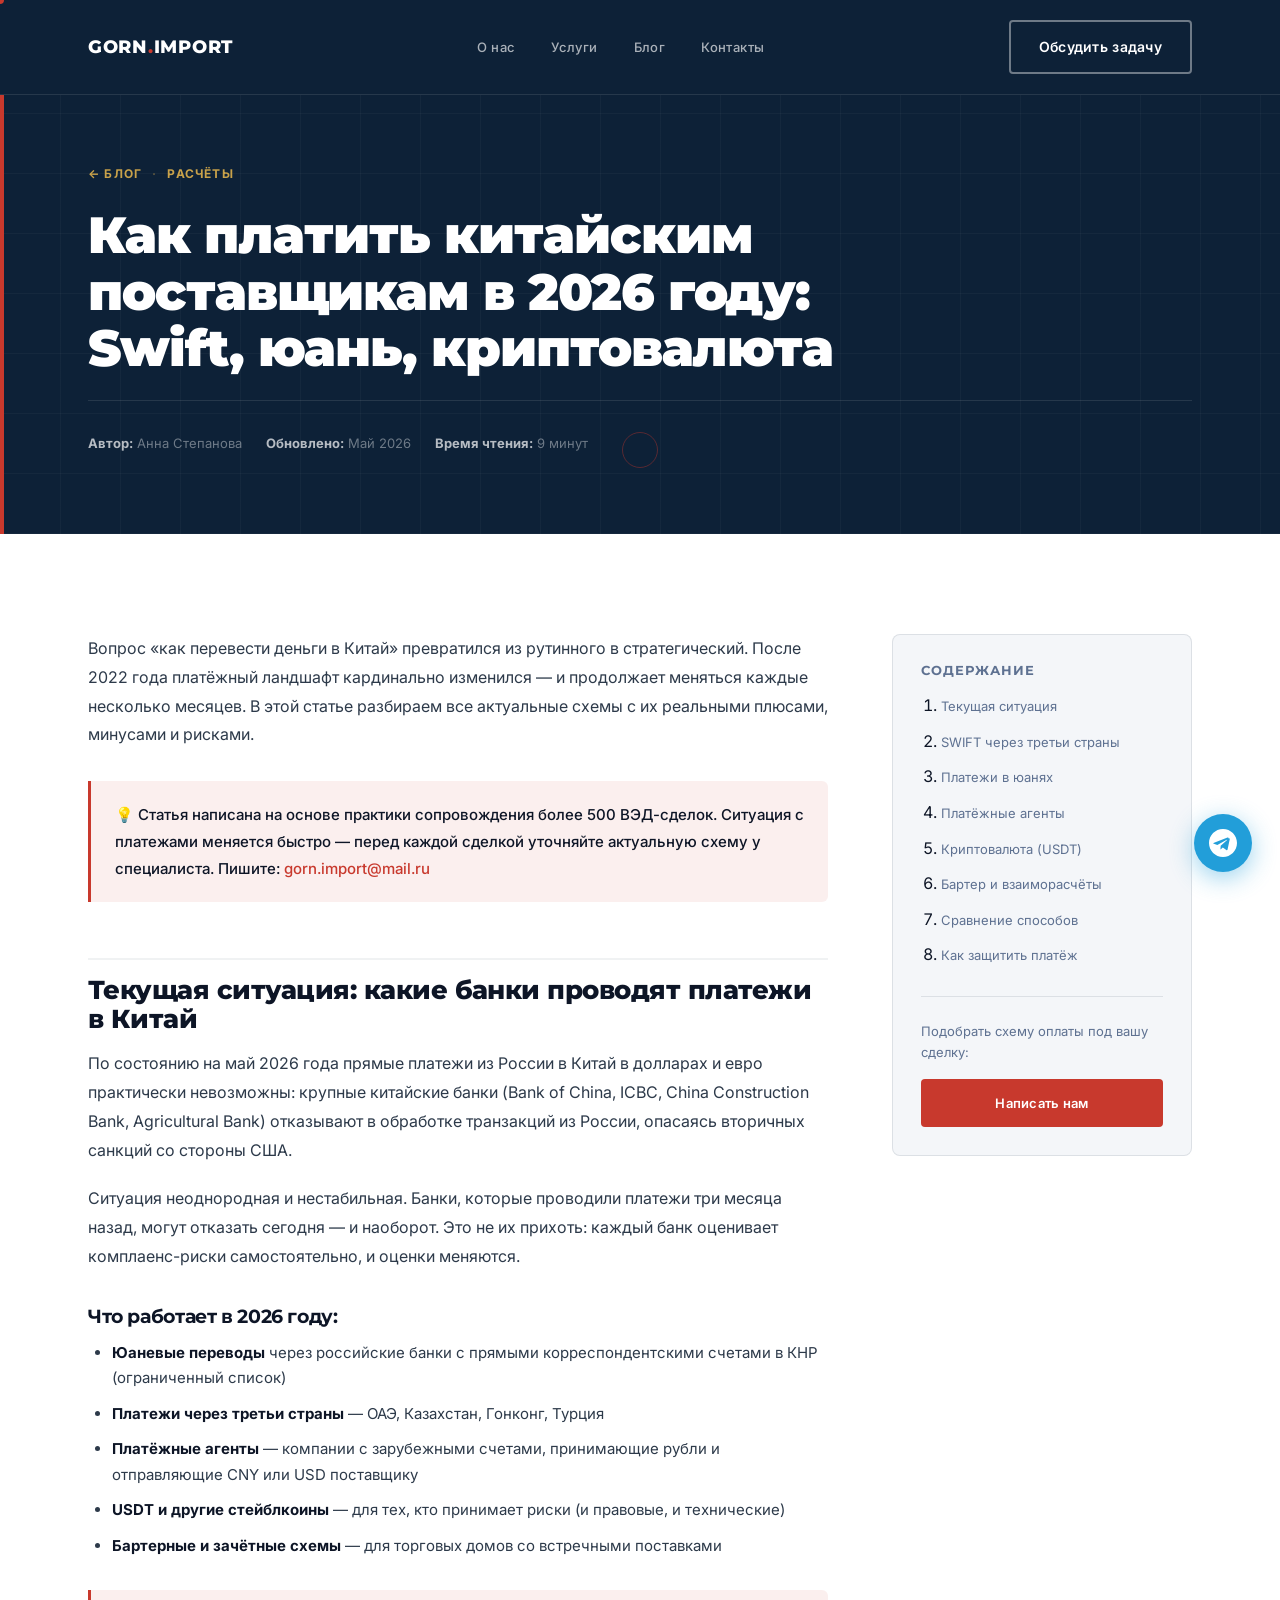
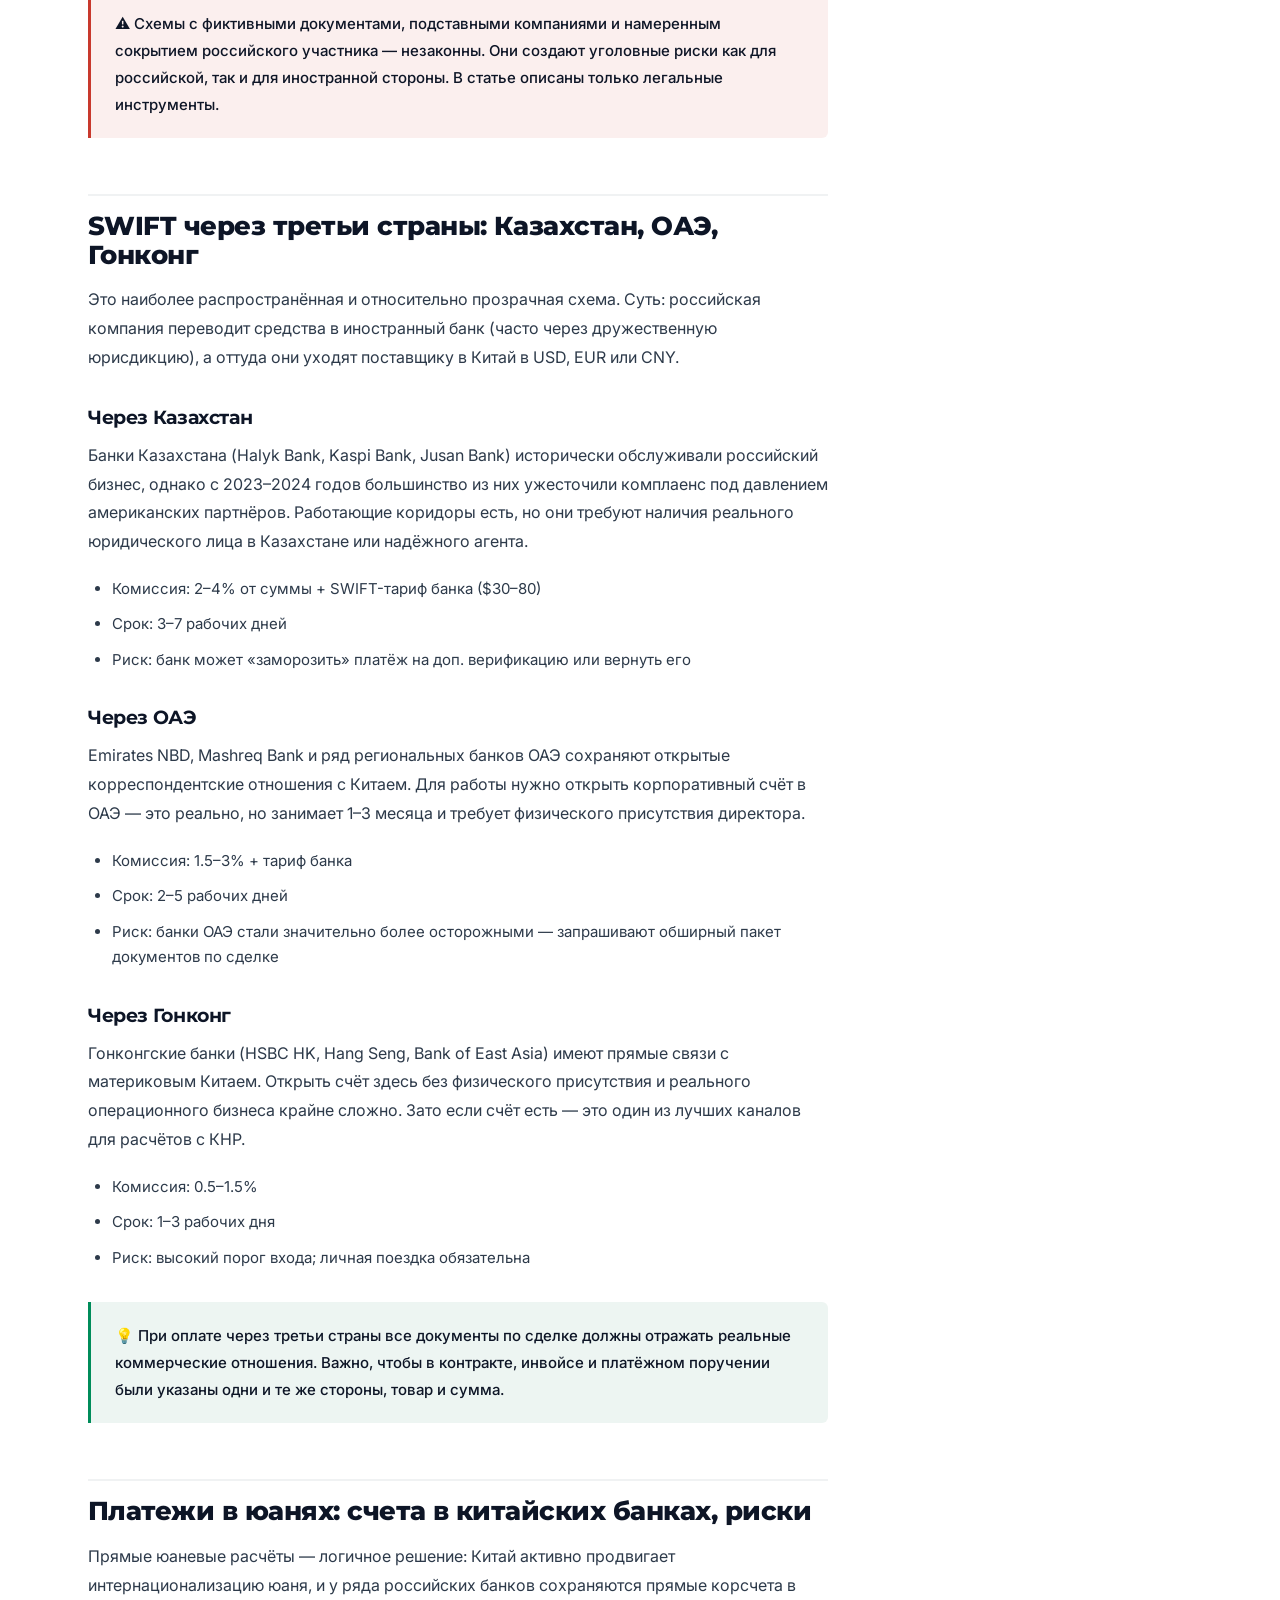
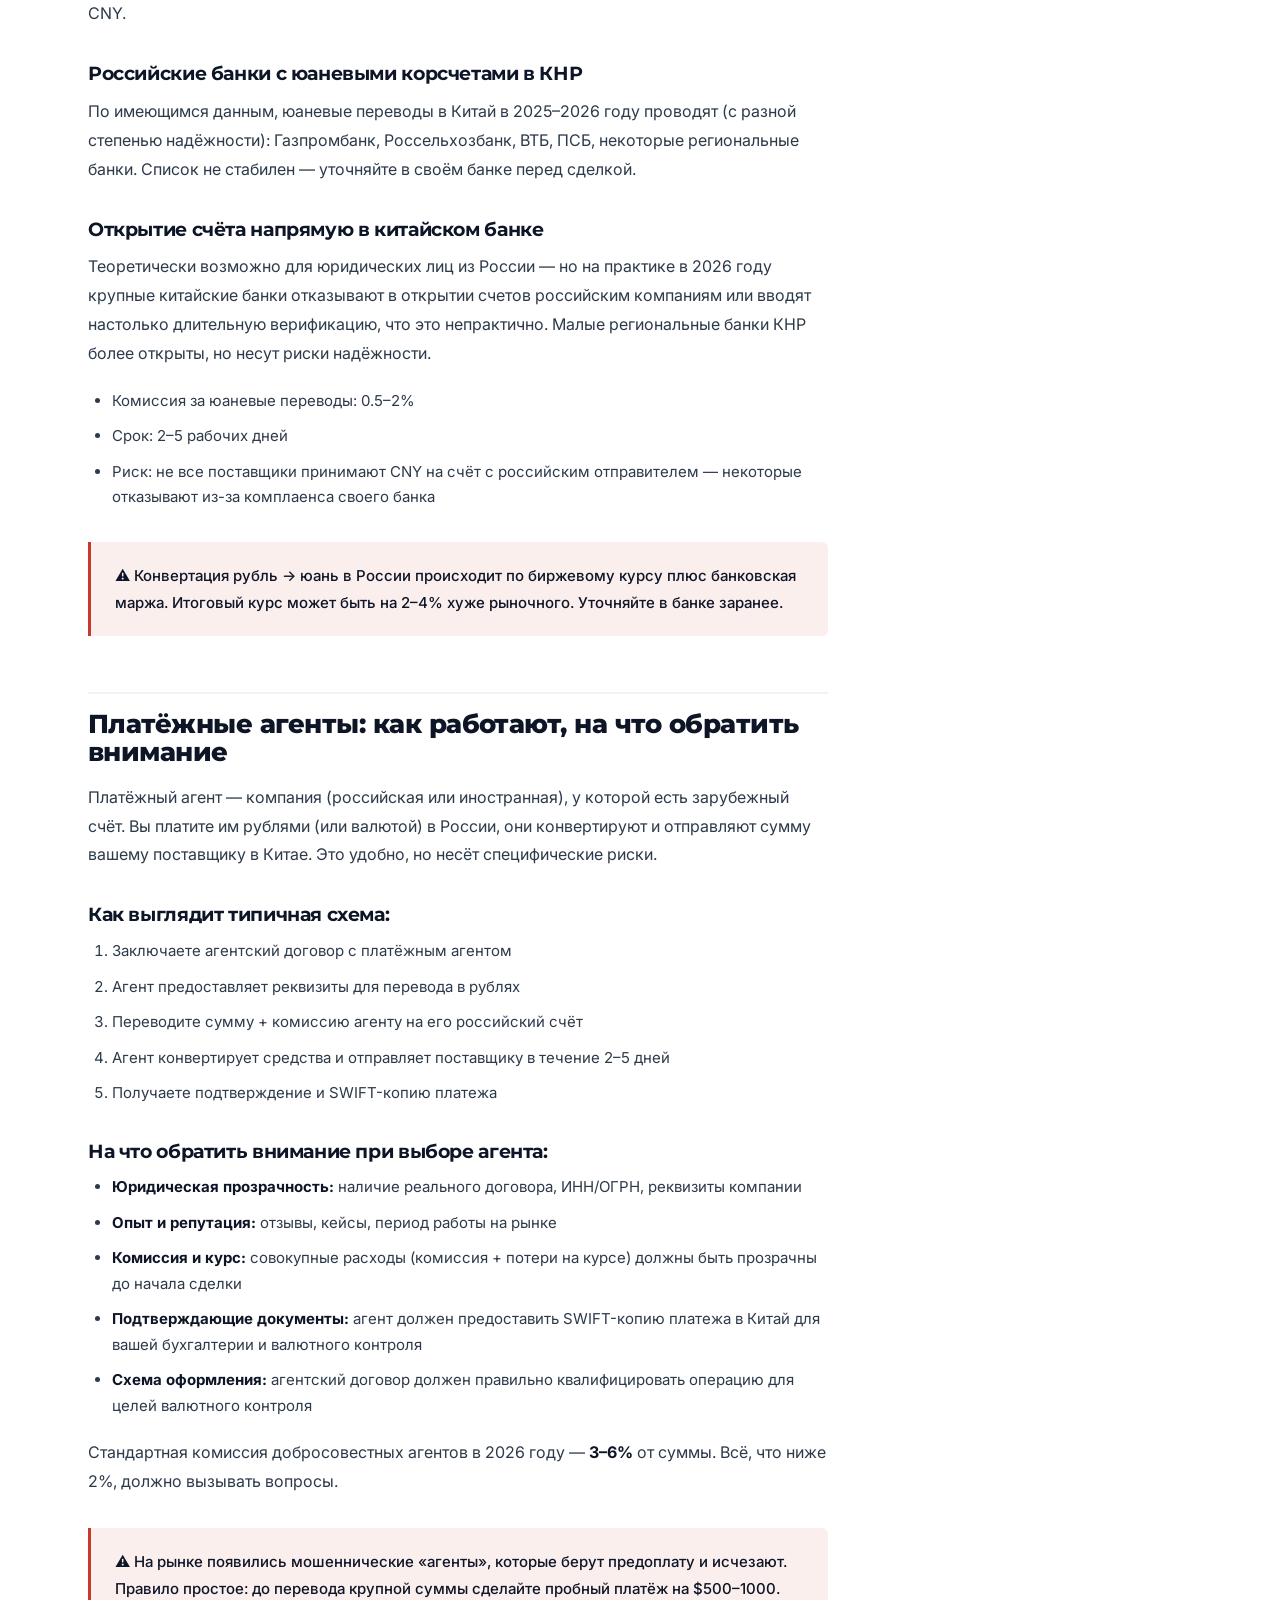
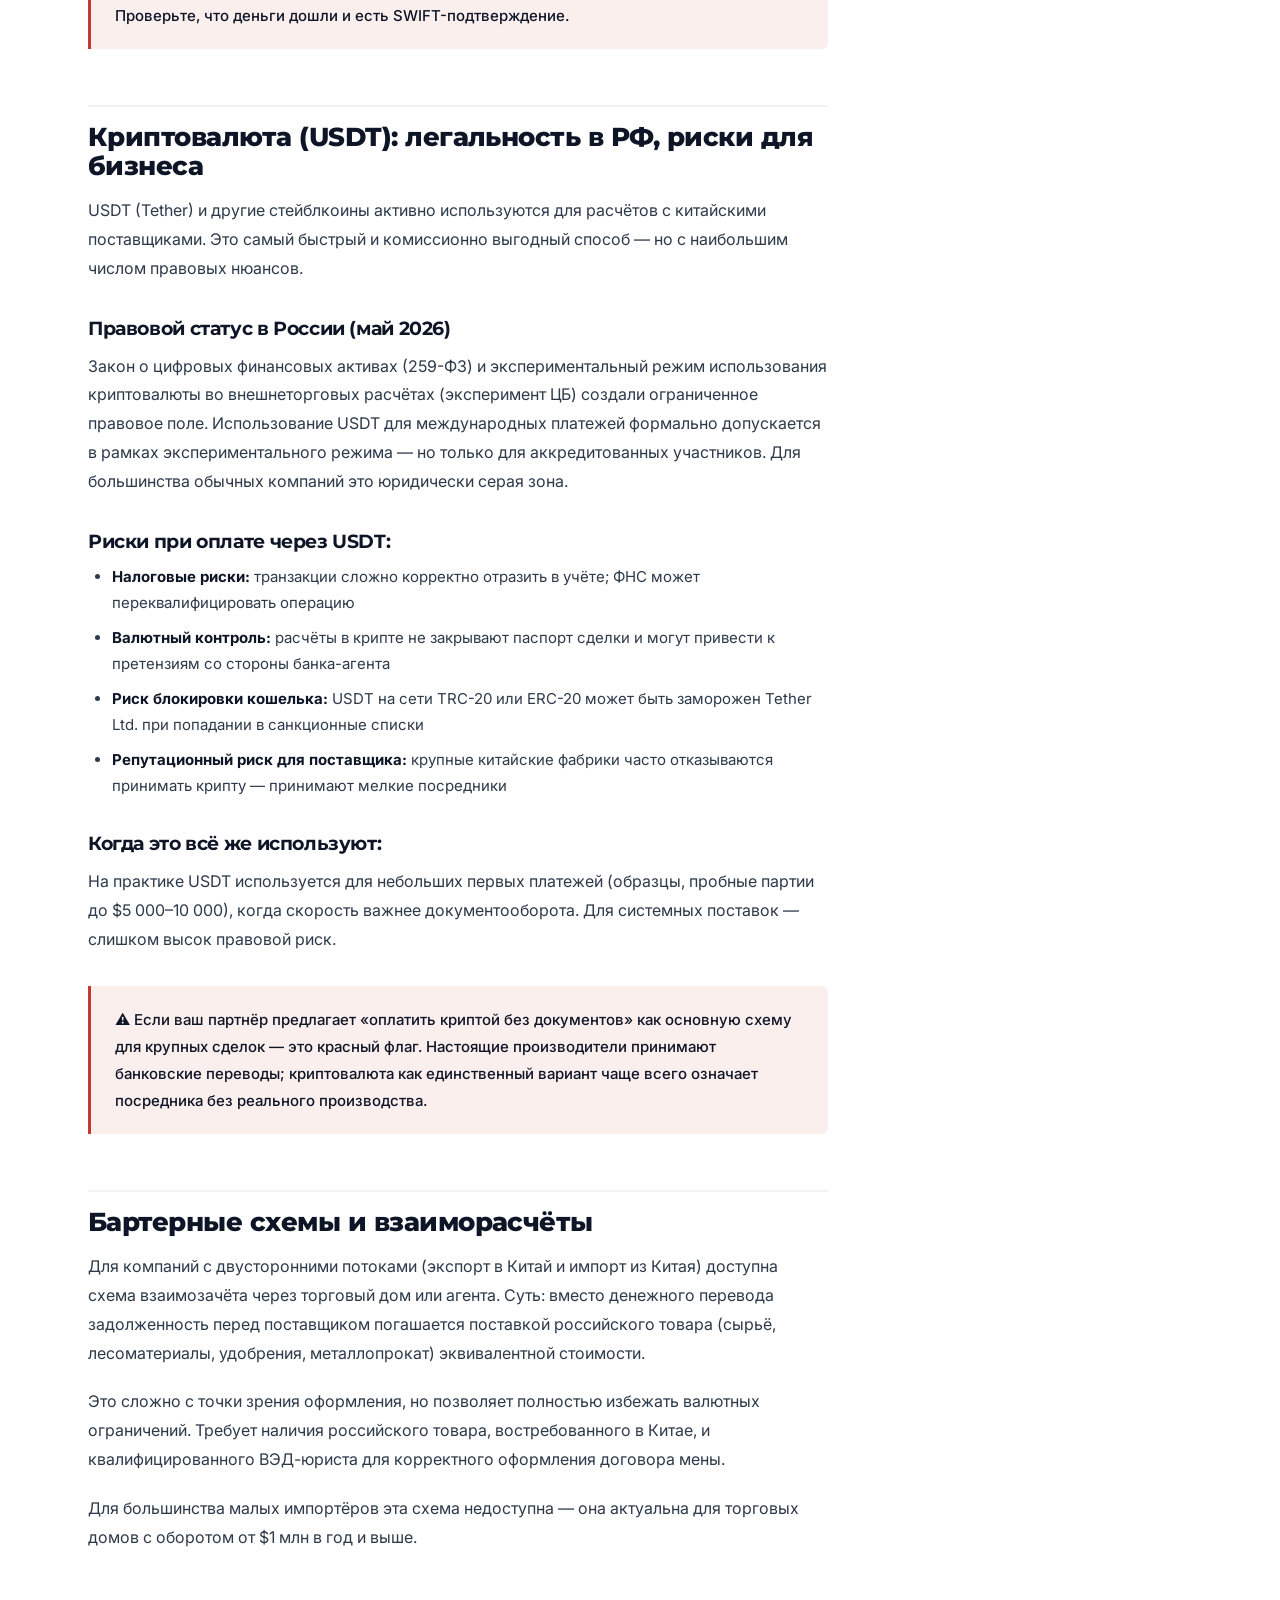
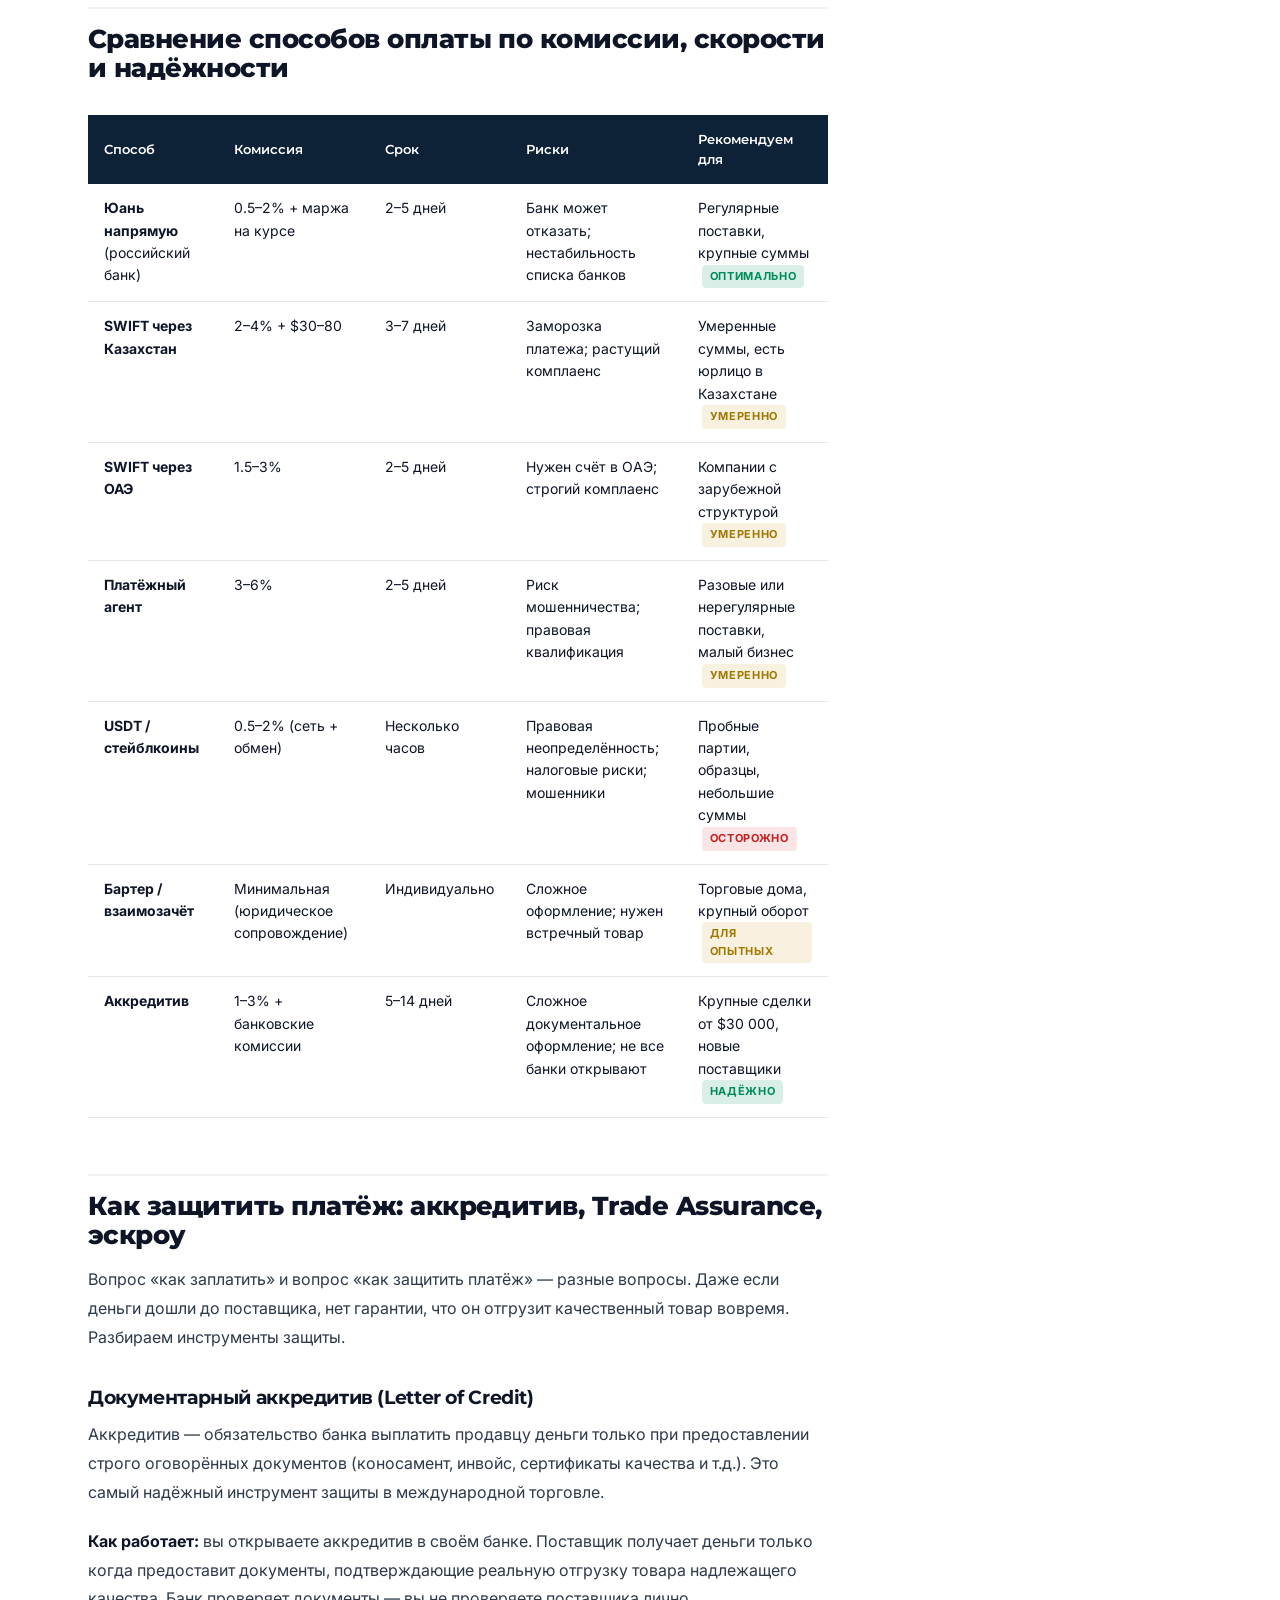
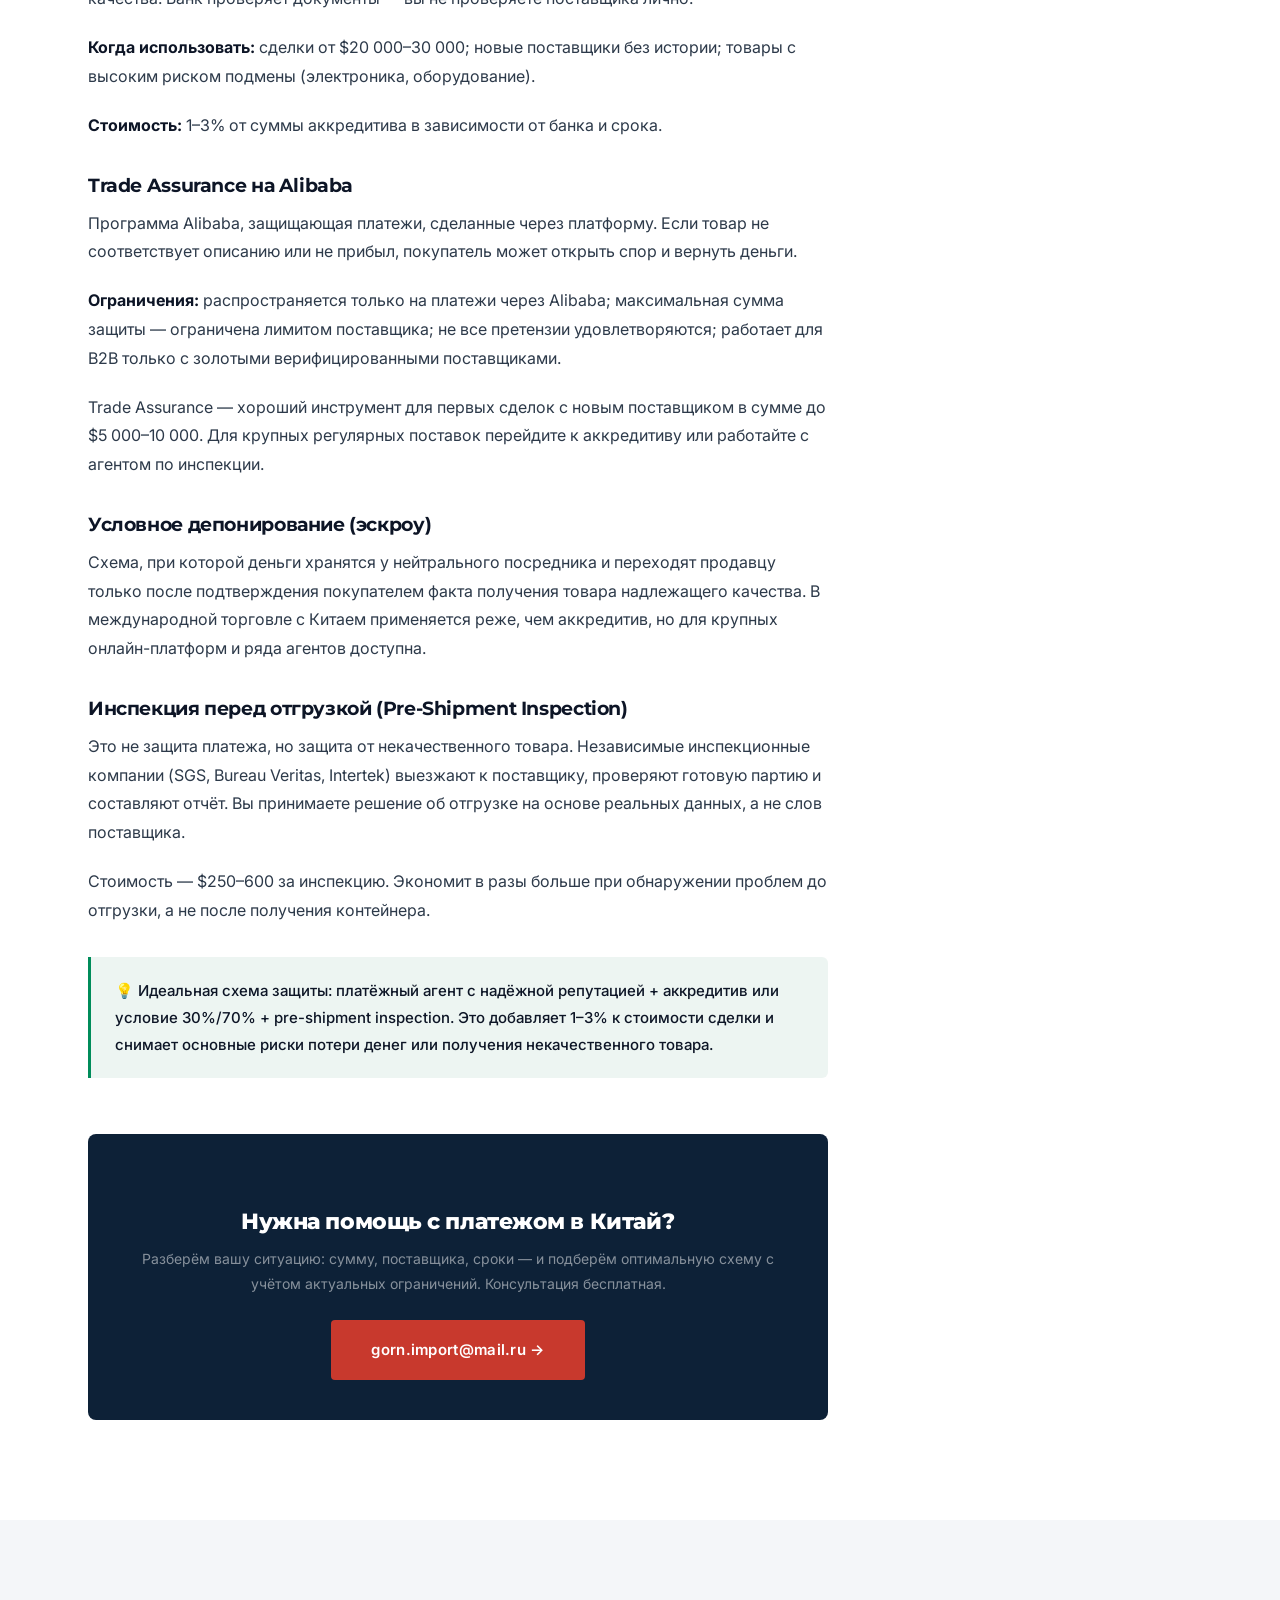
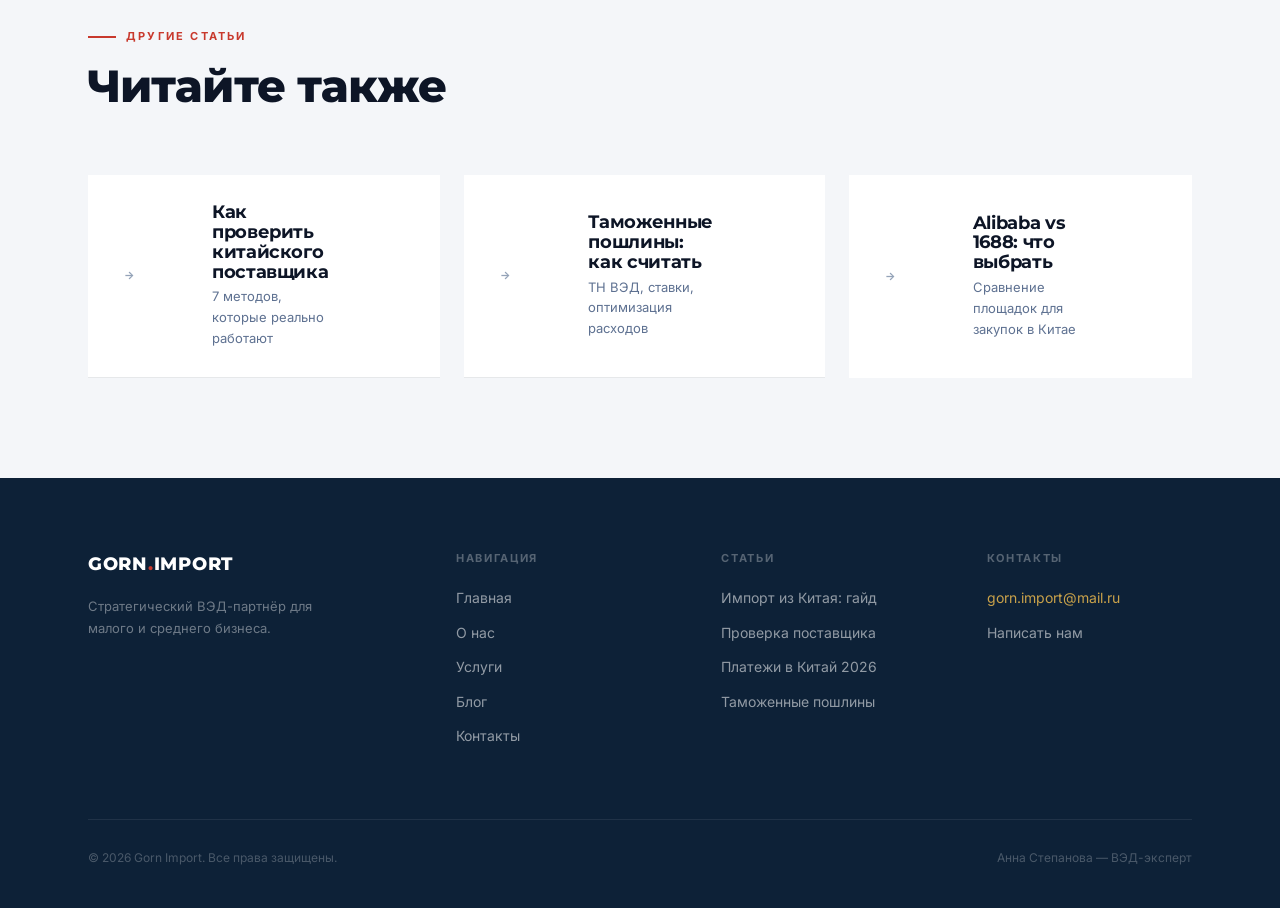
<file: blog-payment-china.html>
<!DOCTYPE html>
<html lang="ru">
<head>
  <meta charset="UTF-8">
  <meta name="viewport" content="width=device-width, initial-scale=1.0">
  <title>Как платить китайским поставщикам в 2026 году: Swift, юань, криптовалюта — Gorn Import</title>
  <meta name="description" content="Разбираем все актуальные способы оплаты китайских поставщиков из России в 2026 году: SWIFT через третьи страны, юань, платёжные агенты, USDT, аккредитив. Практические схемы от ВЭД-эксперта Анны Горн.">
  <link rel="preconnect" href="https://fonts.googleapis.com">
  <link rel="preconnect" href="https://fonts.gstatic.com" crossorigin>
  <link href="https://fonts.googleapis.com/css2?family=Montserrat:wght@400;500;600;700;800;900&family=Inter:wght@300;400;500;600&display=swap" rel="stylesheet">
  <link rel="stylesheet" href="styles.css?v=6">
  <style>
    .article-hero { background: var(--navy); padding: 160px 0 80px; position: relative; overflow: hidden; }
    .article-hero__pattern { position:absolute;inset:0;background-image:repeating-linear-gradient(0deg,rgba(255,255,255,.03) 0,rgba(255,255,255,.03) 1px,transparent 1px,transparent 60px),repeating-linear-gradient(90deg,rgba(255,255,255,.03) 0,rgba(255,255,255,.03) 1px,transparent 1px,transparent 60px);pointer-events:none; }
    .article-hero__red-bar { position:absolute;left:0;top:0;bottom:0;width:4px;background:var(--red); }
    .article-hero__tag { display:inline-flex;align-items:center;gap:10px;font-size:12px;font-weight:700;letter-spacing:.1em;text-transform:uppercase;color:var(--gold);margin-bottom:24px; }
    .article-hero__title { font-family:var(--font-h);font-size:clamp(28px,4vw,52px);font-weight:900;color:#fff;line-height:1.1;letter-spacing:-.02em;margin-bottom:24px;max-width:800px; }
    .article-hero__meta { display:flex;gap:24px;font-size:13px;color:rgba(255,255,255,.4);padding-top:32px;border-top:1px solid rgba(255,255,255,.1); }
    .article-hero__meta strong { color:rgba(255,255,255,.7); }

    .article-layout { display:grid;grid-template-columns:1fr 300px;gap:64px;align-items:start; }
    .article-toc { position:sticky;top:100px;background:var(--surface);border-radius:8px;padding:28px;border:1px solid var(--border); }
    .article-toc h4 { font-family:var(--font-h);font-size:13px;font-weight:700;letter-spacing:.08em;text-transform:uppercase;color:var(--muted);margin-bottom:16px; }
    .article-toc ol { padding-left:20px;display:flex;flex-direction:column;gap:10px; }
    .article-toc ol li a { font-size:13px;color:var(--muted);transition:color .2s; }
    .article-toc ol li a:hover { color:var(--red); }

    .article-body { min-width:0; }
    .article-body h2 { font-family:var(--font-h);font-size:26px;font-weight:800;color:var(--text);margin:56px 0 16px;padding-top:16px;border-top:2px solid var(--border2); }
    .article-body h3 { font-family:var(--font-h);font-size:19px;font-weight:700;color:var(--text);margin:36px 0 12px; }
    .article-body p { font-size:16px;line-height:1.8;color:#2d3a4a;margin-bottom:20px; }
    .article-body ul,
    .article-body ol { padding-left:24px;margin-bottom:20px;display:flex;flex-direction:column;gap:10px; }
    .article-body li { font-size:15px;line-height:1.7;color:#2d3a4a; }
    .article-body strong { color:var(--text); }
    .article-callout { background:var(--red-dim);border-left:3px solid var(--red);border-radius:0 6px 6px 0;padding:20px 24px;margin:32px 0; }
    .article-callout--tip { background:rgba(0,120,80,.07);border-left-color:#008c5a; }
    .article-callout p { margin:0;color:var(--text);font-weight:500;font-size:15px; }
    .article-table-wrap { overflow-x:auto;margin:32px 0; }
    .article-table { width:100%;border-collapse:collapse;font-size:14px; }
    .article-table th { background:var(--navy);color:#fff;padding:14px 16px;text-align:left;font-family:var(--font-h);font-weight:600;font-size:13px; }
    .article-table td { padding:13px 16px;border-bottom:1px solid var(--border);vertical-align:top; }
    .article-table tr:hover td { background:var(--surface); }
    .article-cta { background:var(--navy);border-radius:8px;padding:40px;margin:56px 0 0;text-align:center; }
    .article-cta h3 { font-family:var(--font-h);font-size:22px;font-weight:800;color:#fff;margin-bottom:12px; }
    .article-cta p { font-size:14px;color:rgba(255,255,255,.5);margin-bottom:24px; }
    .badge { display:inline-block;font-size:11px;font-weight:700;letter-spacing:.06em;text-transform:uppercase;padding:3px 8px;border-radius:4px;vertical-align:middle;margin-left:4px; }
    .badge--green { background:rgba(0,140,90,.15);color:#008c5a; }
    .badge--yellow { background:rgba(200,140,0,.12);color:#a07800; }
    .badge--red { background:rgba(200,40,40,.12);color:#c42020; }

    @media (max-width: 900px) {
      .article-layout { grid-template-columns: 1fr; }
      .article-toc { position: static; }
    }
  </style>
</head>
<body>

  <div class="page-reveal"></div>
  <div class="cursor" id="cursor"></div>
  <div class="cursor-follower" id="cursorFollower"></div>

  <div class="mobile-menu" id="mobileMenu">
    <a href="index.html">Главная</a>
    <a href="about.html">О нас</a>
    <a href="services.html">Услуги</a>
    <a href="blog.html">Блог</a>
    <a href="contact.html">Контакты</a>
    <a href="mailto:gorn.import@mail.ru" class="mobile-menu__email">gorn.import@mail.ru</a>
  </div>

  <nav class="nav nav--dark" id="nav">
    <div class="nav__inner">
      <a href="index.html" class="nav__logo nav__logo--white">GORN<span>.</span>IMPORT</a>
      <div class="nav__links">
        <a href="about.html">О нас</a>
        <a href="services.html">Услуги</a>
        <a href="blog.html">Блог</a>
        <a href="contact.html">Контакты</a>
      </div>
      <a href="contact.html" class="btn btn--outline-white">Обсудить задачу</a>
      <button class="nav__burger" id="burger" aria-label="Меню">
        <span></span><span></span><span></span>
      </button>
    </div>
  </nav>

  <section class="article-hero">
    <div class="article-hero__pattern"></div>
    <div class="article-hero__red-bar"></div>
    <div class="container">
      <div class="article-hero__tag reveal-up">
        <a href="blog.html" style="color:var(--gold)">← Блог</a>
        <span style="opacity:.4">·</span>
        <span>Расчёты</span>
      </div>
      <h1 class="article-hero__title reveal-up" style="--delay:.1s">
        Как платить китайским поставщикам в&nbsp;2026 году: Swift, юань, криптовалюта
      </h1>
      <div class="article-hero__meta reveal-up" style="--delay:.2s">
        <span><strong>Автор:</strong> Анна Степанова</span>
        <span><strong>Обновлено:</strong> Май 2026</span>
        <span><strong>Время чтения:</strong> 9 минут</span>
      </div>
    </div>
  </section>

  <section class="section">
    <div class="container">
      <div class="article-layout">

        <article class="article-body reveal-up">

          <p>Вопрос «как перевести деньги в Китай» превратился из рутинного в стратегический. После 2022 года платёжный ландшафт кардинально изменился — и продолжает меняться каждые несколько месяцев. В этой статье разбираем все актуальные схемы с их реальными плюсами, минусами и рисками.</p>

          <div class="article-callout">
            <p>💡 Статья написана на основе практики сопровождения более 500 ВЭД-сделок. Ситуация с платежами меняется быстро — перед каждой сделкой уточняйте актуальную схему у специалиста. Пишите: <a href="mailto:gorn.import@mail.ru" style="color:var(--red)">gorn.import@mail.ru</a></p>
          </div>

          <h2 id="situation">Текущая ситуация: какие банки проводят платежи в Китай</h2>

          <p>По состоянию на май 2026 года прямые платежи из России в Китай в долларах и евро практически невозможны: крупные китайские банки (Bank of China, ICBC, China Construction Bank, Agricultural Bank) отказывают в обработке транзакций из России, опасаясь вторичных санкций со стороны США.</p>

          <p>Ситуация неоднородная и нестабильная. Банки, которые проводили платежи три месяца назад, могут отказать сегодня — и наоборот. Это не их прихоть: каждый банк оценивает комплаенс-риски самостоятельно, и оценки меняются.</p>

          <h3>Что работает в 2026 году:</h3>
          <ul>
            <li><strong>Юаневые переводы</strong> через российские банки с прямыми корреспондентскими счетами в КНР (ограниченный список)</li>
            <li><strong>Платежи через третьи страны</strong> — ОАЭ, Казахстан, Гонконг, Турция</li>
            <li><strong>Платёжные агенты</strong> — компании с зарубежными счетами, принимающие рубли и отправляющие CNY или USD поставщику</li>
            <li><strong>USDT и другие стейблкоины</strong> — для тех, кто принимает риски (и правовые, и технические)</li>
            <li><strong>Бартерные и зачётные схемы</strong> — для торговых домов со встречными поставками</li>
          </ul>

          <div class="article-callout">
            <p>⚠️ Схемы с фиктивными документами, подставными компаниями и намеренным сокрытием российского участника — незаконны. Они создают уголовные риски как для российской, так и для иностранной стороны. В статье описаны только легальные инструменты.</p>
          </div>

          <h2 id="swift">SWIFT через третьи страны: Казахстан, ОАЭ, Гонконг</h2>

          <p>Это наиболее распространённая и относительно прозрачная схема. Суть: российская компания переводит средства в иностранный банк (часто через дружественную юрисдикцию), а оттуда они уходят поставщику в Китай в USD, EUR или CNY.</p>

          <h3>Через Казахстан</h3>
          <p>Банки Казахстана (Halyk Bank, Kaspi Bank, Jusan Bank) исторически обслуживали российский бизнес, однако с 2023–2024 годов большинство из них ужесточили комплаенс под давлением американских партнёров. Работающие коридоры есть, но они требуют наличия реального юридического лица в Казахстане или надёжного агента.</p>
          <ul>
            <li>Комиссия: 2–4% от суммы + SWIFT-тариф банка ($30–80)</li>
            <li>Срок: 3–7 рабочих дней</li>
            <li>Риск: банк может «заморозить» платёж на доп. верификацию или вернуть его</li>
          </ul>

          <h3>Через ОАЭ</h3>
          <p>Emirates NBD, Mashreq Bank и ряд региональных банков ОАЭ сохраняют открытые корреспондентские отношения с Китаем. Для работы нужно открыть корпоративный счёт в ОАЭ — это реально, но занимает 1–3 месяца и требует физического присутствия директора.</p>
          <ul>
            <li>Комиссия: 1.5–3% + тариф банка</li>
            <li>Срок: 2–5 рабочих дней</li>
            <li>Риск: банки ОАЭ стали значительно более осторожными — запрашивают обширный пакет документов по сделке</li>
          </ul>

          <h3>Через Гонконг</h3>
          <p>Гонконгские банки (HSBC HK, Hang Seng, Bank of East Asia) имеют прямые связи с материковым Китаем. Открыть счёт здесь без физического присутствия и реального операционного бизнеса крайне сложно. Зато если счёт есть — это один из лучших каналов для расчётов с КНР.</p>
          <ul>
            <li>Комиссия: 0.5–1.5%</li>
            <li>Срок: 1–3 рабочих дня</li>
            <li>Риск: высокий порог входа; личная поездка обязательна</li>
          </ul>

          <div class="article-callout article-callout--tip">
            <p>💡 При оплате через третьи страны все документы по сделке должны отражать реальные коммерческие отношения. Важно, чтобы в контракте, инвойсе и платёжном поручении были указаны одни и те же стороны, товар и сумма.</p>
          </div>

          <h2 id="yuan">Платежи в юанях: счета в китайских банках, риски</h2>

          <p>Прямые юаневые расчёты — логичное решение: Китай активно продвигает интернационализацию юаня, и у ряда российских банков сохраняются прямые корсчета в CNY.</p>

          <h3>Российские банки с юаневыми корсчетами в КНР</h3>
          <p>По имеющимся данным, юаневые переводы в Китай в 2025–2026 году проводят (с разной степенью надёжности): Газпромбанк, Россельхозбанк, ВТБ, ПСБ, некоторые региональные банки. Список не стабилен — уточняйте в своём банке перед сделкой.</p>

          <h3>Открытие счёта напрямую в китайском банке</h3>
          <p>Теоретически возможно для юридических лиц из России — но на практике в 2026 году крупные китайские банки отказывают в открытии счетов российским компаниям или вводят настолько длительную верификацию, что это непрактично. Малые региональные банки КНР более открыты, но несут риски надёжности.</p>

          <ul>
            <li>Комиссия за юаневые переводы: 0.5–2%</li>
            <li>Срок: 2–5 рабочих дней</li>
            <li>Риск: не все поставщики принимают CNY на счёт с российским отправителем — некоторые отказывают из-за комплаенса своего банка</li>
          </ul>

          <div class="article-callout">
            <p>⚠️ Конвертация рубль → юань в России происходит по биржевому курсу плюс банковская маржа. Итоговый курс может быть на 2–4% хуже рыночного. Уточняйте в банке заранее.</p>
          </div>

          <h2 id="agents">Платёжные агенты: как работают, на что обратить внимание</h2>

          <p>Платёжный агент — компания (российская или иностранная), у которой есть зарубежный счёт. Вы платите им рублями (или валютой) в России, они конвертируют и отправляют сумму вашему поставщику в Китае. Это удобно, но несёт специфические риски.</p>

          <h3>Как выглядит типичная схема:</h3>
          <ol>
            <li>Заключаете агентский договор с платёжным агентом</li>
            <li>Агент предоставляет реквизиты для перевода в рублях</li>
            <li>Переводите сумму + комиссию агенту на его российский счёт</li>
            <li>Агент конвертирует средства и отправляет поставщику в течение 2–5 дней</li>
            <li>Получаете подтверждение и SWIFT-копию платежа</li>
          </ol>

          <h3>На что обратить внимание при выборе агента:</h3>
          <ul>
            <li><strong>Юридическая прозрачность:</strong> наличие реального договора, ИНН/ОГРН, реквизиты компании</li>
            <li><strong>Опыт и репутация:</strong> отзывы, кейсы, период работы на рынке</li>
            <li><strong>Комиссия и курс:</strong> совокупные расходы (комиссия + потери на курсе) должны быть прозрачны до начала сделки</li>
            <li><strong>Подтверждающие документы:</strong> агент должен предоставить SWIFT-копию платежа в Китай для вашей бухгалтерии и валютного контроля</li>
            <li><strong>Схема оформления:</strong> агентский договор должен правильно квалифицировать операцию для целей валютного контроля</li>
          </ul>

          <p>Стандартная комиссия добросовестных агентов в 2026 году — <strong>3–6%</strong> от суммы. Всё, что ниже 2%, должно вызывать вопросы.</p>

          <div class="article-callout">
            <p>⚠️ На рынке появились мошеннические «агенты», которые берут предоплату и исчезают. Правило простое: до перевода крупной суммы сделайте пробный платёж на $500–1000. Проверьте, что деньги дошли и есть SWIFT-подтверждение.</p>
          </div>

          <h2 id="crypto">Криптовалюта (USDT): легальность в РФ, риски для бизнеса</h2>

          <p>USDT (Tether) и другие стейблкоины активно используются для расчётов с китайскими поставщиками. Это самый быстрый и комиссионно выгодный способ — но с наибольшим числом правовых нюансов.</p>

          <h3>Правовой статус в России (май 2026)</h3>
          <p>Закон о цифровых финансовых активах (259-ФЗ) и экспериментальный режим использования криптовалюты во внешнеторговых расчётах (эксперимент ЦБ) создали ограниченное правовое поле. Использование USDT для международных платежей формально допускается в рамках экспериментального режима — но только для аккредитованных участников. Для большинства обычных компаний это юридически серая зона.</p>

          <h3>Риски при оплате через USDT:</h3>
          <ul>
            <li><strong>Налоговые риски:</strong> транзакции сложно корректно отразить в учёте; ФНС может переквалифицировать операцию</li>
            <li><strong>Валютный контроль:</strong> расчёты в крипте не закрывают паспорт сделки и могут привести к претензиям со стороны банка-агента</li>
            <li><strong>Риск блокировки кошелька:</strong> USDT на сети TRC-20 или ERC-20 может быть заморожен Tether Ltd. при попадании в санкционные списки</li>
            <li><strong>Репутационный риск для поставщика:</strong> крупные китайские фабрики часто отказываются принимать крипту — принимают мелкие посредники</li>
          </ul>

          <h3>Когда это всё же используют:</h3>
          <p>На практике USDT используется для небольших первых платежей (образцы, пробные партии до $5 000–10 000), когда скорость важнее документооборота. Для системных поставок — слишком высок правовой риск.</p>

          <div class="article-callout">
            <p>⚠️ Если ваш партнёр предлагает «оплатить криптой без документов» как основную схему для крупных сделок — это красный флаг. Настоящие производители принимают банковские переводы; криптовалюта как единственный вариант чаще всего означает посредника без реального производства.</p>
          </div>

          <h2 id="barter">Бартерные схемы и взаиморасчёты</h2>

          <p>Для компаний с двусторонними потоками (экспорт в Китай и импорт из Китая) доступна схема взаимозачёта через торговый дом или агента. Суть: вместо денежного перевода задолженность перед поставщиком погашается поставкой российского товара (сырьё, лесоматериалы, удобрения, металлопрокат) эквивалентной стоимости.</p>

          <p>Это сложно с точки зрения оформления, но позволяет полностью избежать валютных ограничений. Требует наличия российского товара, востребованного в Китае, и квалифицированного ВЭД-юриста для корректного оформления договора мены.</p>

          <p>Для большинства малых импортёров эта схема недоступна — она актуальна для торговых домов с оборотом от $1 млн в год и выше.</p>

          <h2 id="compare">Сравнение способов оплаты по комиссии, скорости и надёжности</h2>

          <div class="article-table-wrap">
            <table class="article-table">
              <thead>
                <tr>
                  <th>Способ</th>
                  <th>Комиссия</th>
                  <th>Срок</th>
                  <th>Риски</th>
                  <th>Рекомендуем для</th>
                </tr>
              </thead>
              <tbody>
                <tr>
                  <td><strong>Юань напрямую</strong> (российский банк)</td>
                  <td>0.5–2% + маржа на курсе</td>
                  <td>2–5 дней</td>
                  <td>Банк может отказать; нестабильность списка банков</td>
                  <td>Регулярные поставки, крупные суммы <span class="badge badge--green">Оптимально</span></td>
                </tr>
                <tr>
                  <td><strong>SWIFT через Казахстан</strong></td>
                  <td>2–4% + $30–80</td>
                  <td>3–7 дней</td>
                  <td>Заморозка платежа; растущий комплаенс</td>
                  <td>Умеренные суммы, есть юрлицо в Казахстане <span class="badge badge--yellow">Умеренно</span></td>
                </tr>
                <tr>
                  <td><strong>SWIFT через ОАЭ</strong></td>
                  <td>1.5–3%</td>
                  <td>2–5 дней</td>
                  <td>Нужен счёт в ОАЭ; строгий комплаенс</td>
                  <td>Компании с зарубежной структурой <span class="badge badge--yellow">Умеренно</span></td>
                </tr>
                <tr>
                  <td><strong>Платёжный агент</strong></td>
                  <td>3–6%</td>
                  <td>2–5 дней</td>
                  <td>Риск мошенничества; правовая квалификация</td>
                  <td>Разовые или нерегулярные поставки, малый бизнес <span class="badge badge--yellow">Умеренно</span></td>
                </tr>
                <tr>
                  <td><strong>USDT / стейблкоины</strong></td>
                  <td>0.5–2% (сеть + обмен)</td>
                  <td>Несколько часов</td>
                  <td>Правовая неопределённость; налоговые риски; мошенники</td>
                  <td>Пробные партии, образцы, небольшие суммы <span class="badge badge--red">Осторожно</span></td>
                </tr>
                <tr>
                  <td><strong>Бартер / взаимозачёт</strong></td>
                  <td>Минимальная (юридическое сопровождение)</td>
                  <td>Индивидуально</td>
                  <td>Сложное оформление; нужен встречный товар</td>
                  <td>Торговые дома, крупный оборот <span class="badge badge--yellow">Для опытных</span></td>
                </tr>
                <tr>
                  <td><strong>Аккредитив</strong></td>
                  <td>1–3% + банковские комиссии</td>
                  <td>5–14 дней</td>
                  <td>Сложное документальное оформление; не все банки открывают</td>
                  <td>Крупные сделки от $30 000, новые поставщики <span class="badge badge--green">Надёжно</span></td>
                </tr>
              </tbody>
            </table>
          </div>

          <h2 id="protect">Как защитить платёж: аккредитив, Trade Assurance, эскроу</h2>

          <p>Вопрос «как заплатить» и вопрос «как защитить платёж» — разные вопросы. Даже если деньги дошли до поставщика, нет гарантии, что он отгрузит качественный товар вовремя. Разбираем инструменты защиты.</p>

          <h3>Документарный аккредитив (Letter of Credit)</h3>
          <p>Аккредитив — обязательство банка выплатить продавцу деньги только при предоставлении строго оговорённых документов (коносамент, инвойс, сертификаты качества и т.д.). Это самый надёжный инструмент защиты в международной торговле.</p>
          <p><strong>Как работает:</strong> вы открываете аккредитив в своём банке. Поставщик получает деньги только когда предоставит документы, подтверждающие реальную отгрузку товара надлежащего качества. Банк проверяет документы — вы не проверяете поставщика лично.</p>
          <p><strong>Когда использовать:</strong> сделки от $20 000–30 000; новые поставщики без истории; товары с высоким риском подмены (электроника, оборудование).</p>
          <p><strong>Стоимость:</strong> 1–3% от суммы аккредитива в зависимости от банка и срока.</p>

          <h3>Trade Assurance на Alibaba</h3>
          <p>Программа Alibaba, защищающая платежи, сделанные через платформу. Если товар не соответствует описанию или не прибыл, покупатель может открыть спор и вернуть деньги.</p>
          <p><strong>Ограничения:</strong> распространяется только на платежи через Alibaba; максимальная сумма защиты — ограничена лимитом поставщика; не все претензии удовлетворяются; работает для B2B только с золотыми верифицированными поставщиками.</p>
          <p>Trade Assurance — хороший инструмент для первых сделок с новым поставщиком в сумме до $5 000–10 000. Для крупных регулярных поставок перейдите к аккредитиву или работайте с агентом по инспекции.</p>

          <h3>Условное депонирование (эскроу)</h3>
          <p>Схема, при которой деньги хранятся у нейтрального посредника и переходят продавцу только после подтверждения покупателем факта получения товара надлежащего качества. В международной торговле с Китаем применяется реже, чем аккредитив, но для крупных онлайн-платформ и ряда агентов доступна.</p>

          <h3>Инспекция перед отгрузкой (Pre-Shipment Inspection)</h3>
          <p>Это не защита платежа, но защита от некачественного товара. Независимые инспекционные компании (SGS, Bureau Veritas, Intertek) выезжают к поставщику, проверяют готовую партию и составляют отчёт. Вы принимаете решение об отгрузке на основе реальных данных, а не слов поставщика.</p>
          <p>Стоимость — $250–600 за инспекцию. Экономит в разы больше при обнаружении проблем до отгрузки, а не после получения контейнера.</p>

          <div class="article-callout article-callout--tip">
            <p>💡 Идеальная схема защиты: платёжный агент с надёжной репутацией + аккредитив или условие 30%/70% + pre-shipment inspection. Это добавляет 1–3% к стоимости сделки и снимает основные риски потери денег или получения некачественного товара.</p>
          </div>

          <div class="article-cta">
            <h3>Нужна помощь с платежом в Китай?</h3>
            <p>Разберём вашу ситуацию: сумму, поставщика, сроки — и подберём оптимальную схему с учётом актуальных ограничений. Консультация бесплатная.</p>
            <a href="mailto:gorn.import@mail.ru" class="btn btn--primary btn--large">gorn.import@mail.ru →</a>
          </div>

        </article>

        <!-- TOC sidebar -->
        <aside class="article-toc reveal-up" style="--delay:.2s">
          <h4>Содержание</h4>
          <ol>
            <li><a href="#situation">Текущая ситуация</a></li>
            <li><a href="#swift">SWIFT через третьи страны</a></li>
            <li><a href="#yuan">Платежи в юанях</a></li>
            <li><a href="#agents">Платёжные агенты</a></li>
            <li><a href="#crypto">Криптовалюта (USDT)</a></li>
            <li><a href="#barter">Бартер и взаиморасчёты</a></li>
            <li><a href="#compare">Сравнение способов</a></li>
            <li><a href="#protect">Как защитить платёж</a></li>
          </ol>
          <div style="margin-top:28px;padding-top:24px;border-top:1px solid var(--border)">
            <p style="font-size:13px;color:var(--muted);margin-bottom:16px">Подобрать схему оплаты под вашу сделку:</p>
            <a href="mailto:gorn.import@mail.ru" class="btn btn--primary" style="width:100%;justify-content:center;font-size:13px">Написать нам</a>
          </div>
        </aside>

      </div>
    </div>
  </section>

  <section class="section section--surface">
    <div class="container">
      <div class="section-header">
        <div class="section-eyebrow reveal-up"><span class="section-eyebrow-line"></span>Другие статьи</div>
        <h2 class="section-title reveal-up" style="--delay:.08s">Читайте также</h2>
      </div>
      <div style="display:grid;grid-template-columns:repeat(3,1fr);gap:24px">
        <a href="blog-supplier-check.html" class="service-item reveal-up">
          <span class="service-item__num">→</span>
          <div class="service-item__content">
            <h3>Как проверить китайского поставщика</h3>
            <p>7 методов, которые реально работают</p>
          </div>
        </a>
        <a href="blog-customs-duty.html" class="service-item reveal-up" style="--delay:.08s">
          <span class="service-item__num">→</span>
          <div class="service-item__content">
            <h3>Таможенные пошлины: как считать</h3>
            <p>ТН ВЭД, ставки, оптимизация расходов</p>
          </div>
        </a>
        <a href="blog-alibaba-vs-1688.html" class="service-item reveal-up" style="--delay:.16s">
          <span class="service-item__num">→</span>
          <div class="service-item__content">
            <h3>Alibaba vs 1688: что выбрать</h3>
            <p>Сравнение площадок для закупок в Китае</p>
          </div>
        </a>
      </div>
    </div>
  </section>

  <footer class="footer">
    <div class="container">
      <div class="footer__inner">
        <div class="footer__brand">
          <a href="index.html" class="nav__logo nav__logo--white">GORN<span>.</span>IMPORT</a>
          <p>Стратегический ВЭД-партнёр для малого и среднего бизнеса.</p>
        </div>
        <div class="footer__col">
          <h5>Навигация</h5>
          <a href="index.html">Главная</a>
          <a href="about.html">О нас</a>
          <a href="services.html">Услуги</a>
          <a href="blog.html">Блог</a>
          <a href="contact.html">Контакты</a>
        </div>
        <div class="footer__col">
          <h5>Статьи</h5>
          <a href="blog-china-import-guide.html">Импорт из Китая: гайд</a>
          <a href="blog-supplier-check.html">Проверка поставщика</a>
          <a href="blog-payment-china.html">Платежи в Китай 2026</a>
          <a href="blog-customs-duty.html">Таможенные пошлины</a>
        </div>
        <div class="footer__col">
          <h5>Контакты</h5>
          <a href="mailto:gorn.import@mail.ru" class="accent">gorn.import@mail.ru</a>
          <a href="contact.html">Написать нам</a>
        </div>
      </div>
      <div class="footer__bottom">
        <span>© 2026 Gorn Import. Все права защищены.</span>
        <span>Анна Степанова — ВЭД-эксперт</span>
      </div>
    </div>
  </footer>

  <script src="main.js?v=6"></script>
</body>
</html>
</file>
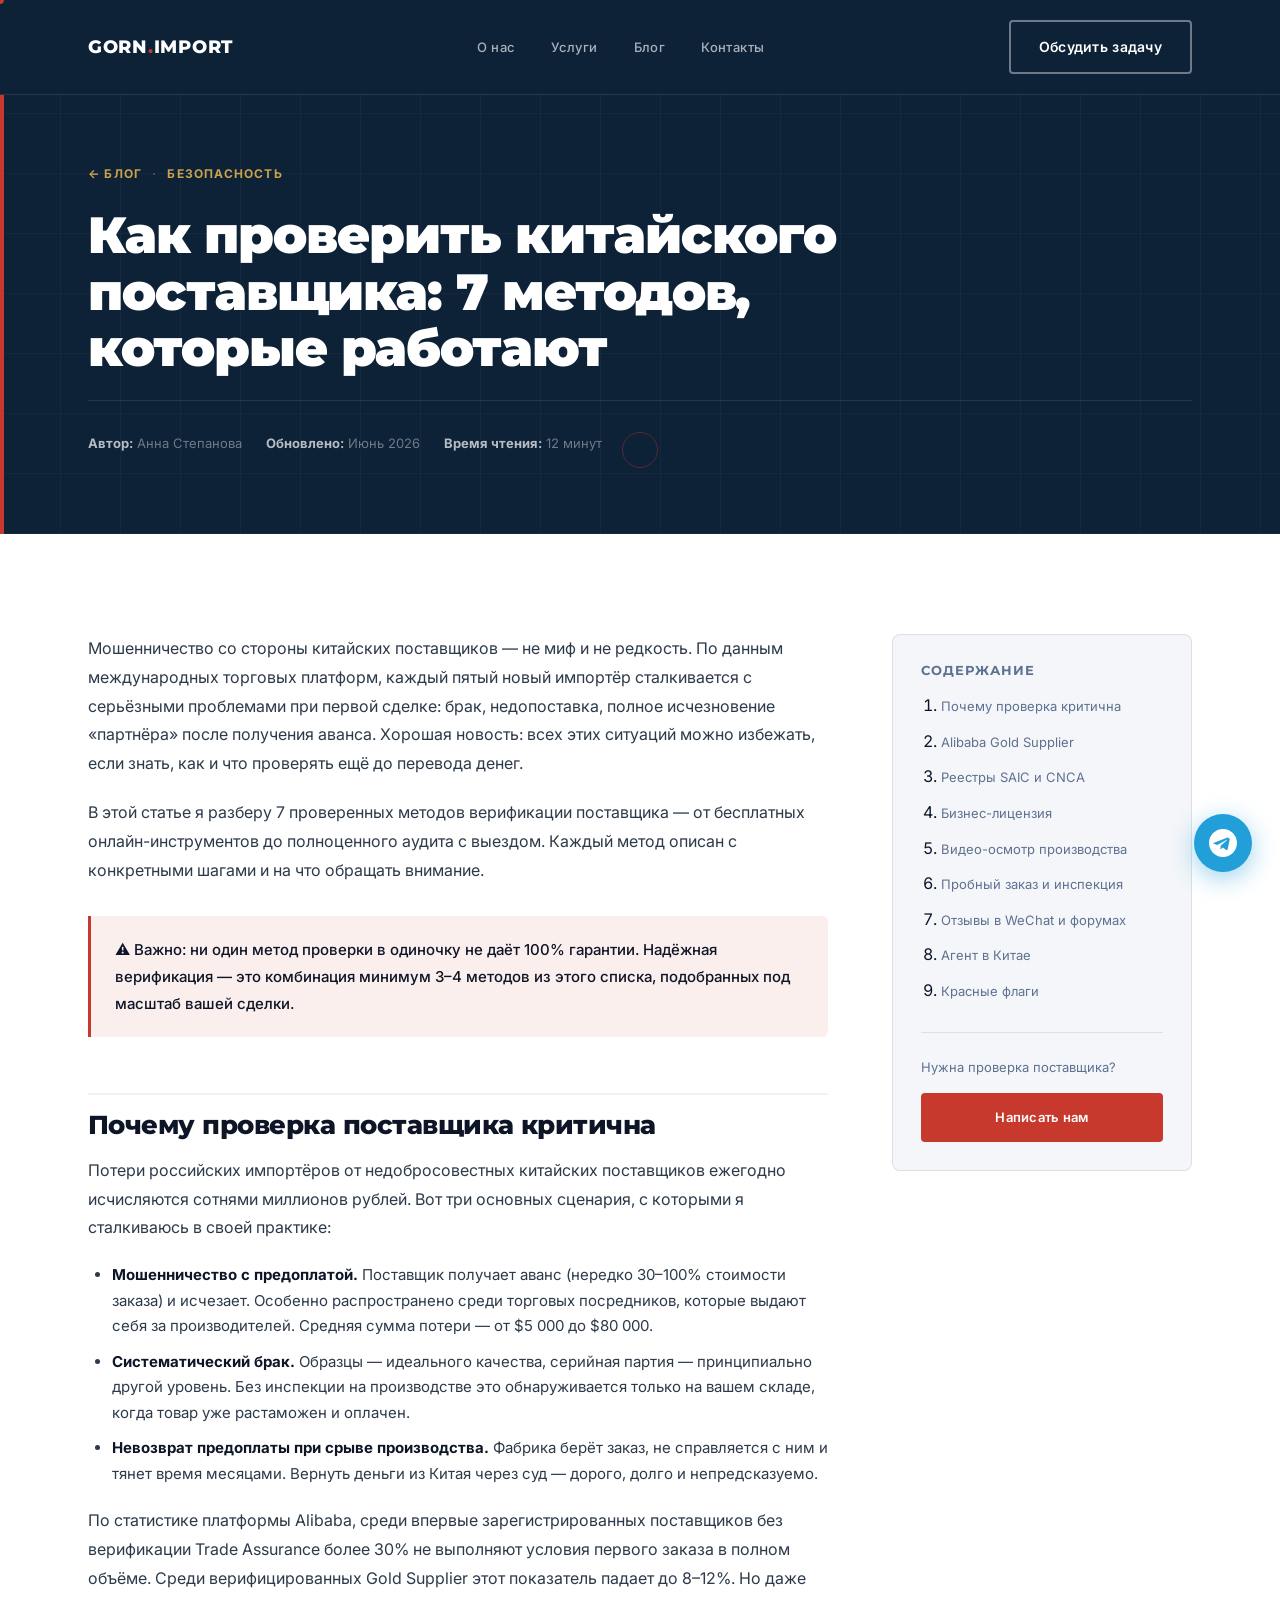
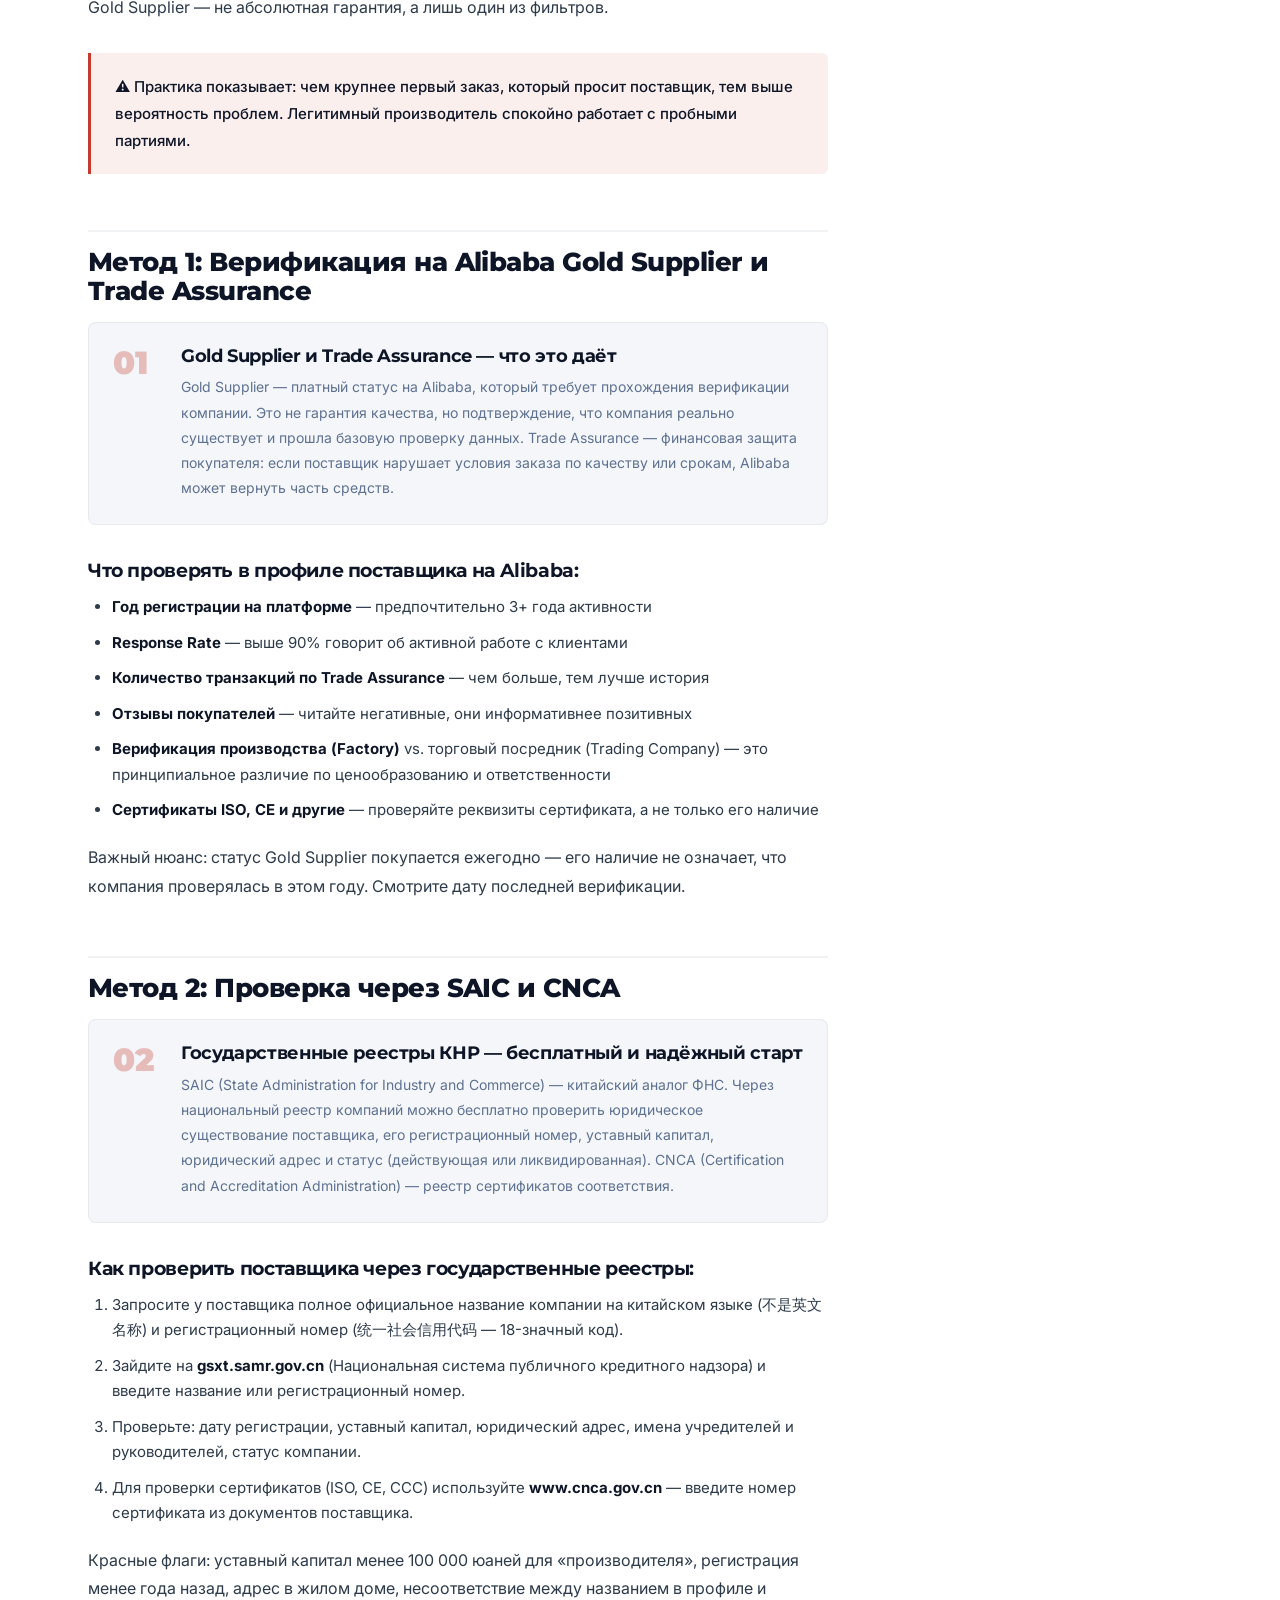
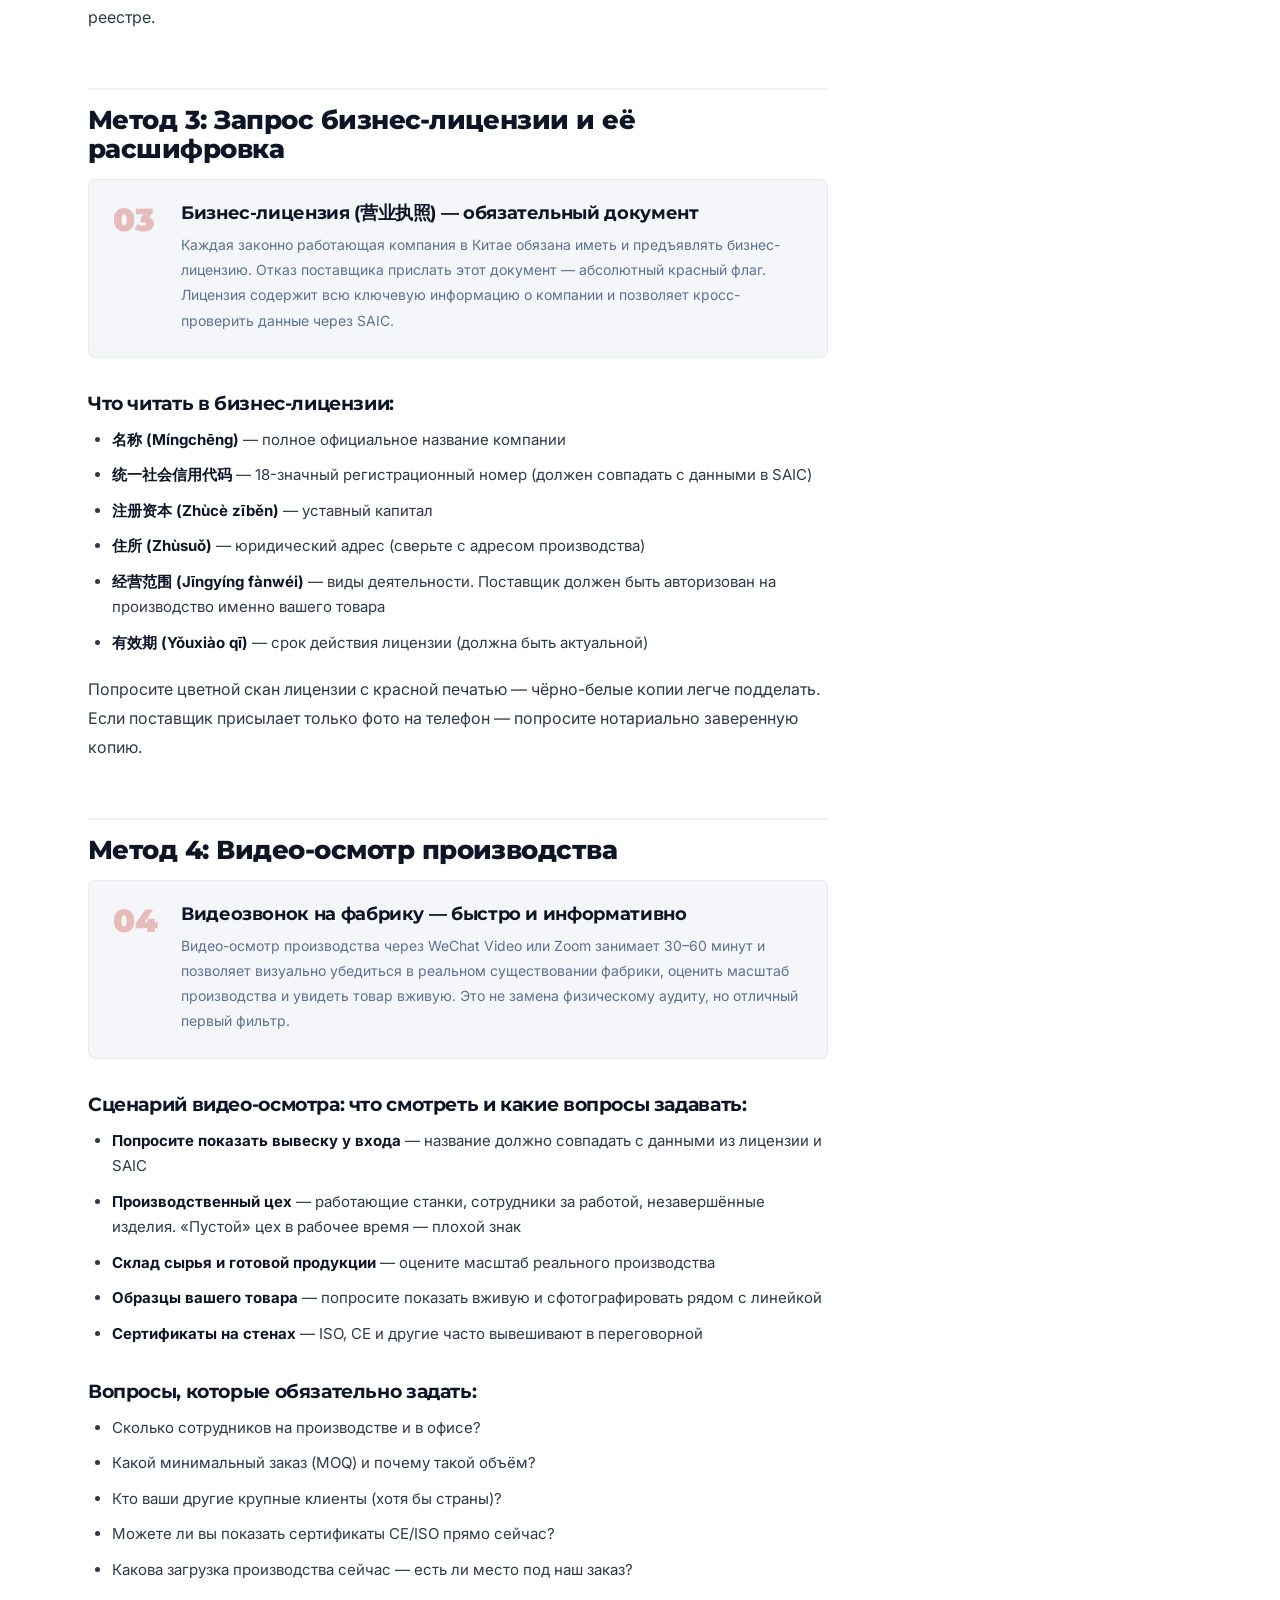
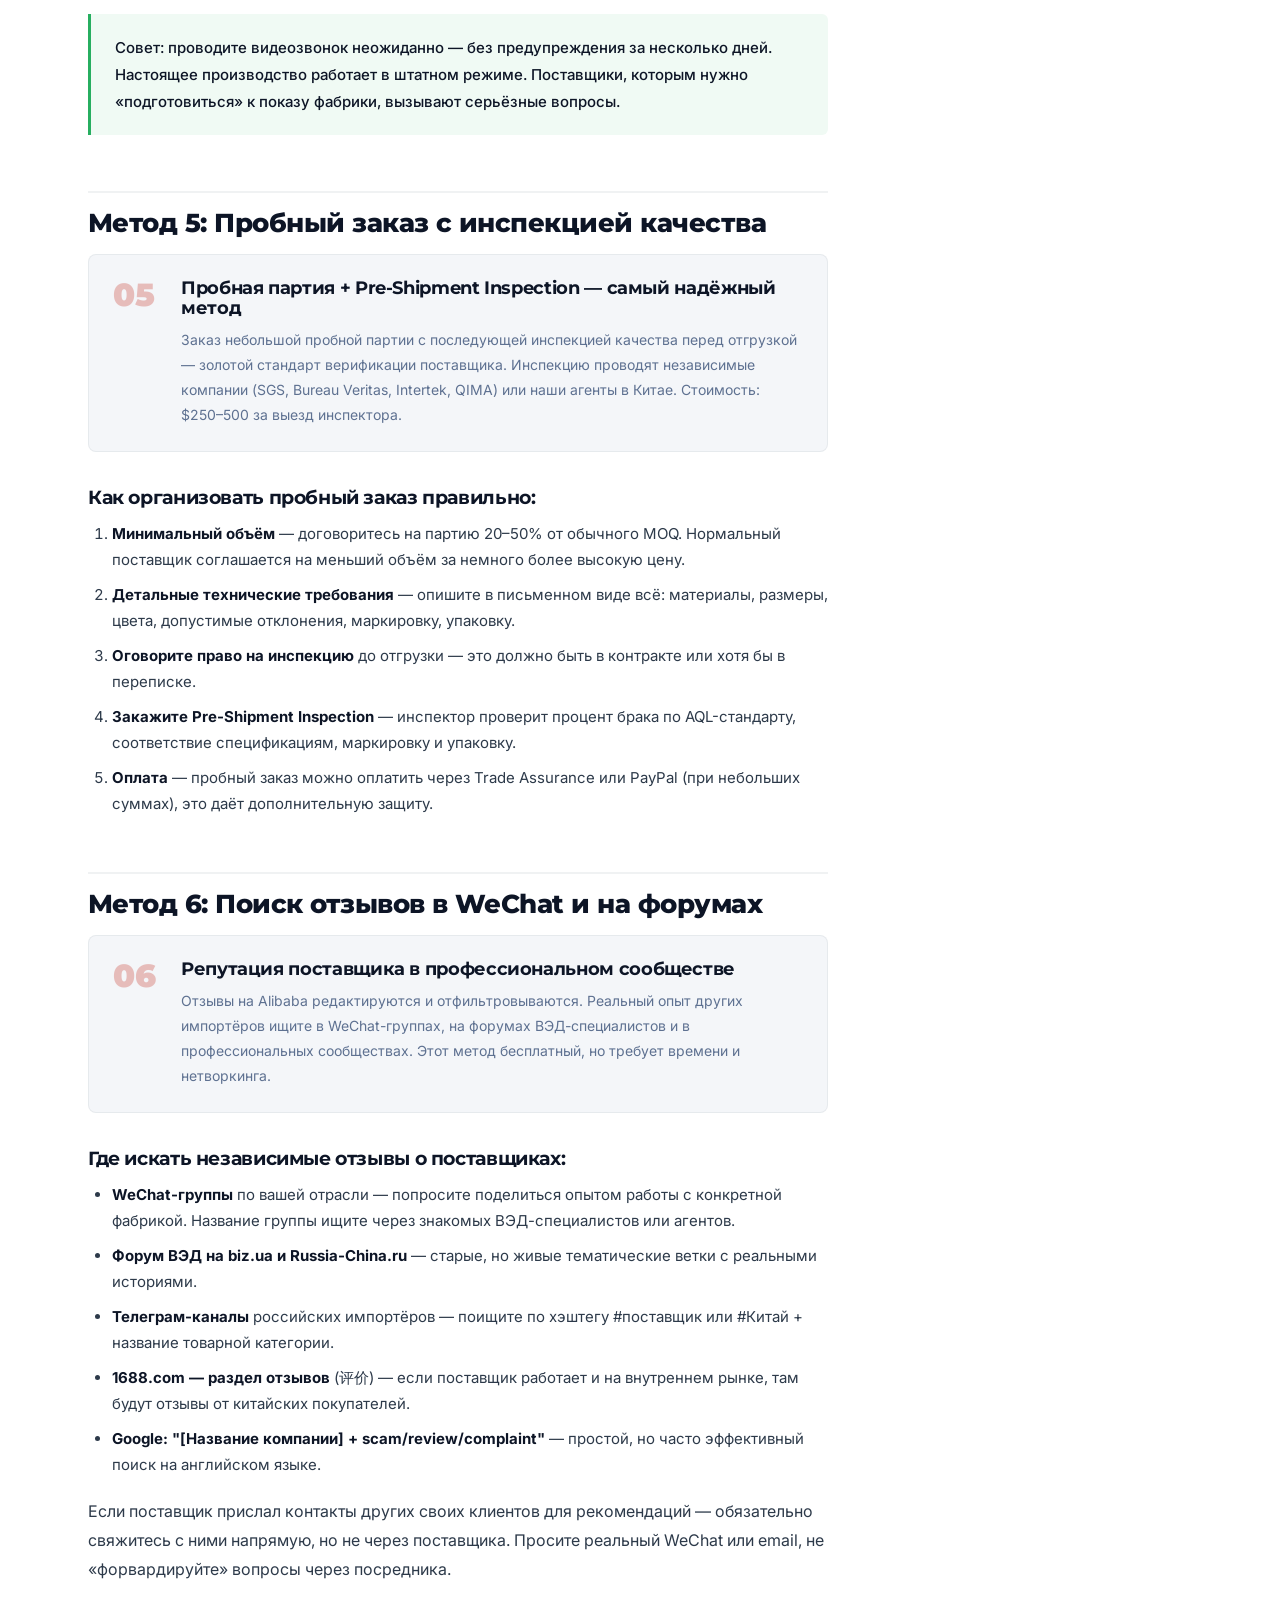
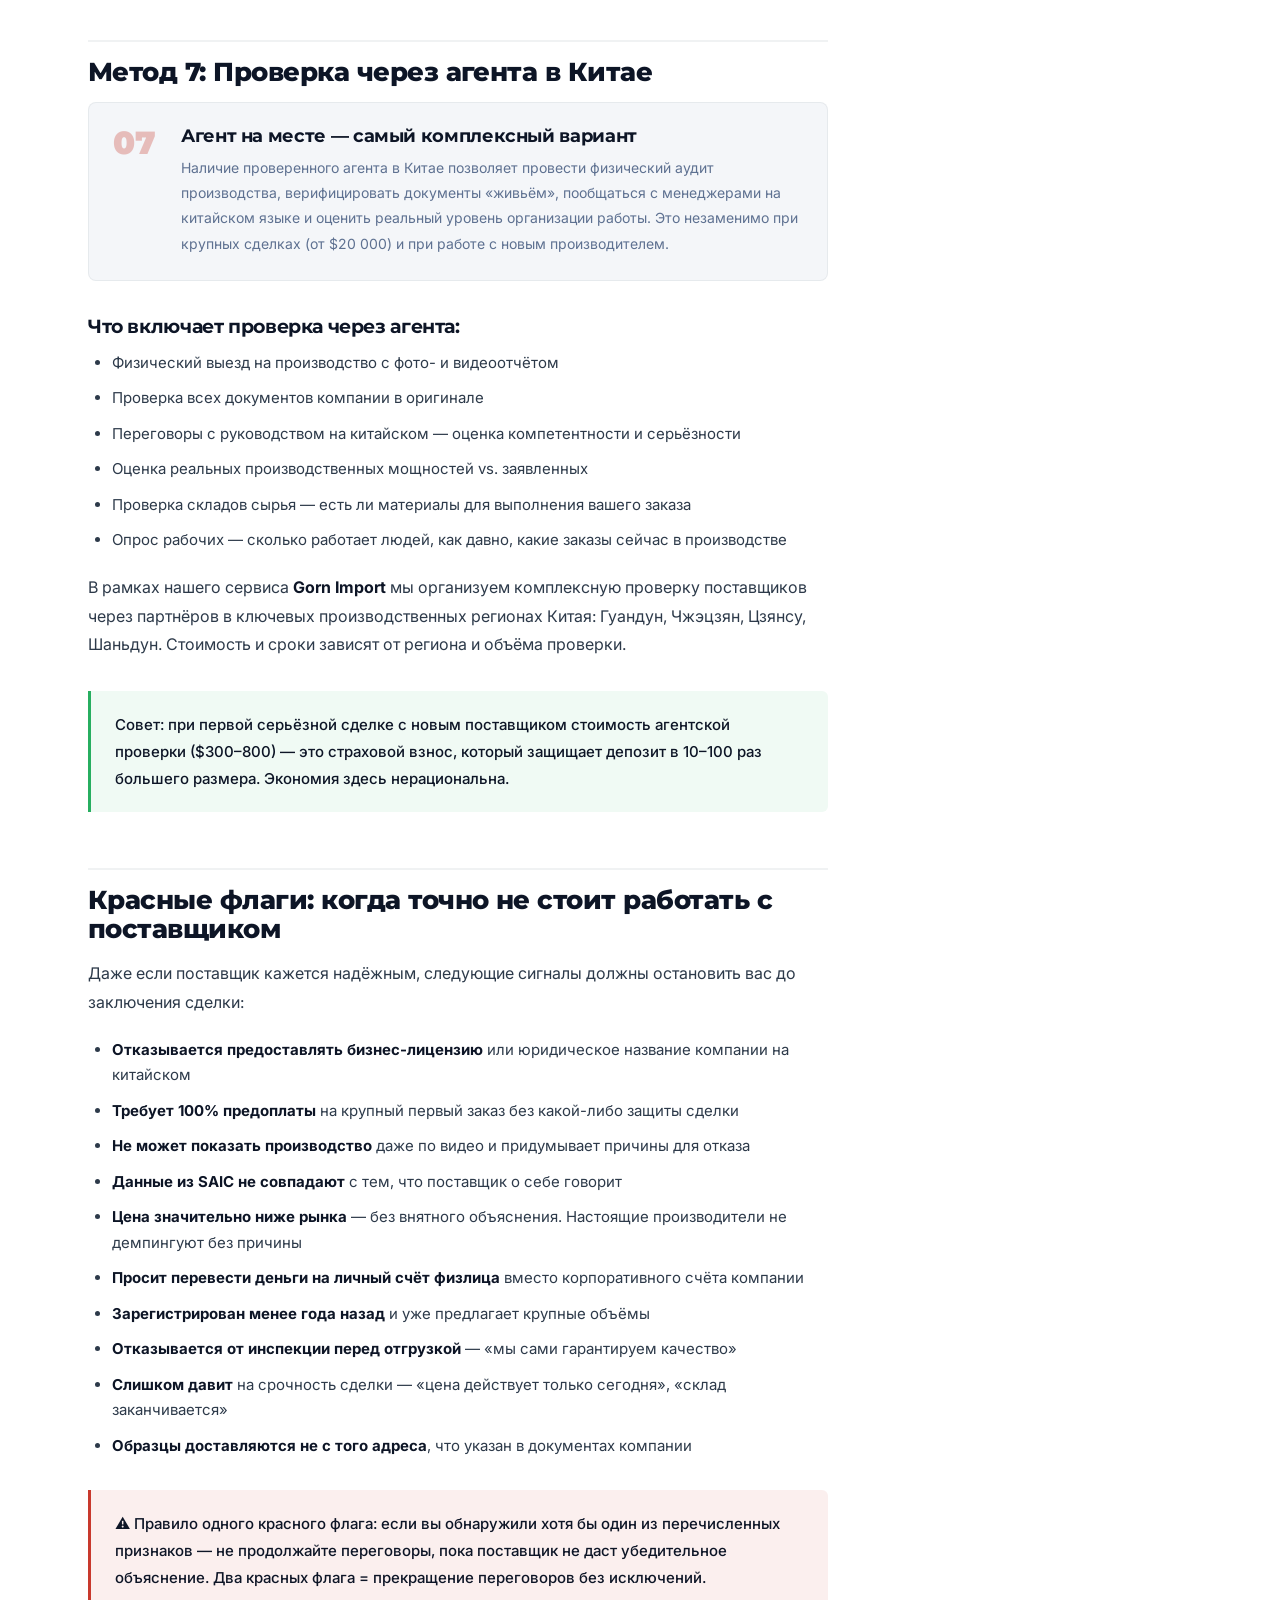
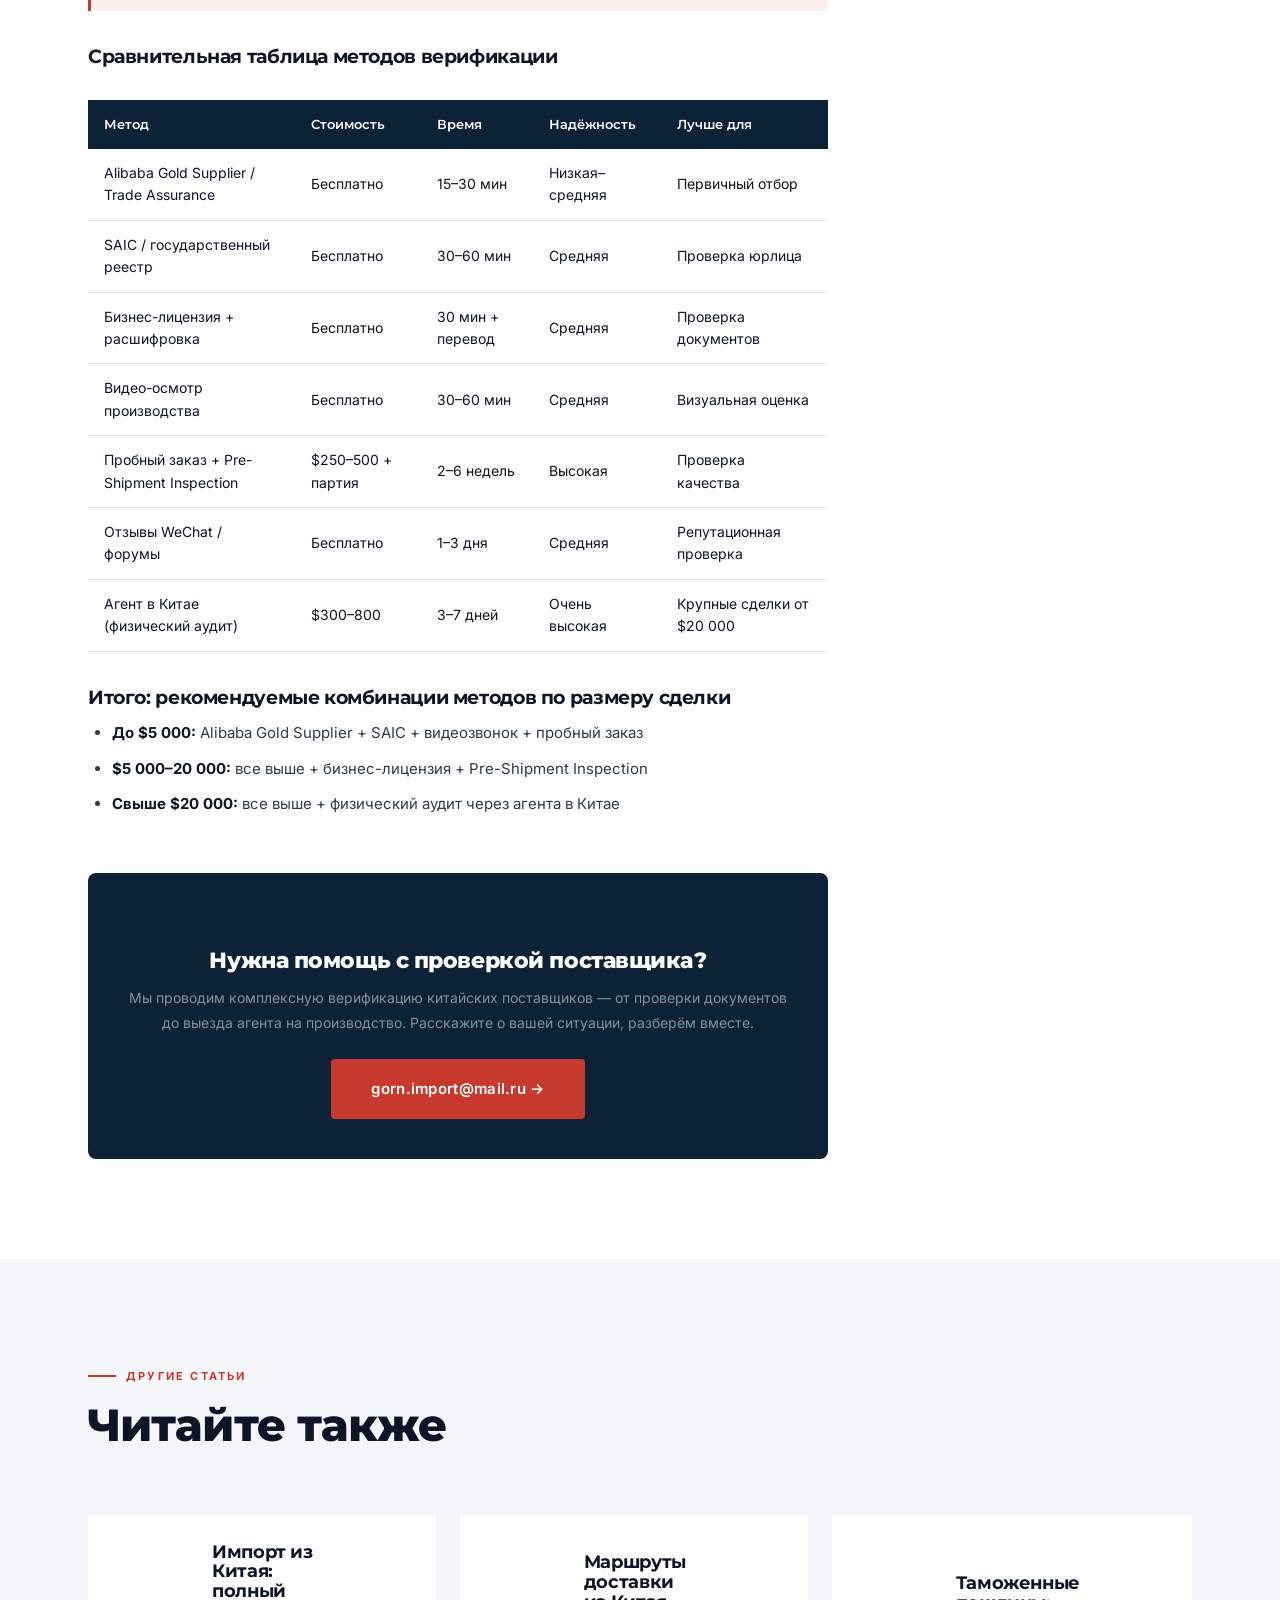
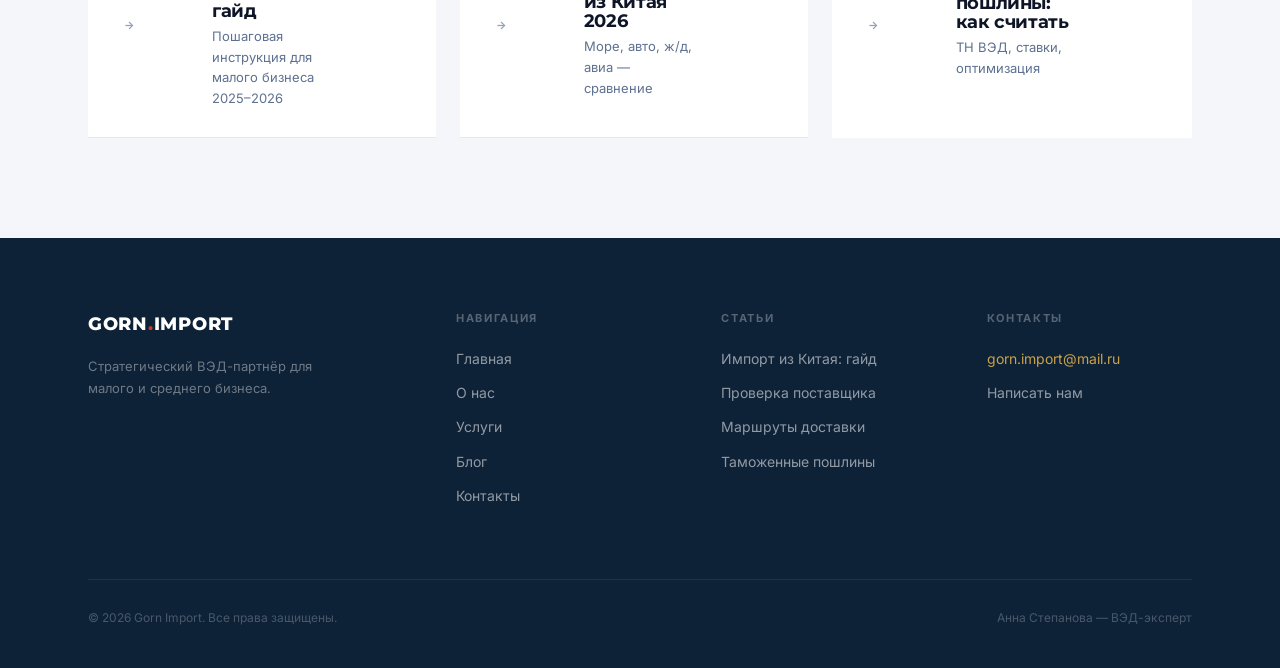
<file: blog-supplier-check.html>
<!DOCTYPE html>
<html lang="ru">
<head>
  <meta charset="UTF-8">
  <meta name="viewport" content="width=device-width, initial-scale=1.0">
  <title>Как проверить китайского поставщика: 7 методов — Gorn Import</title>
  <meta name="description" content="7 рабочих методов проверки китайского поставщика перед сделкой: SAIC, Alibaba, бизнес-лицензия, видео-осмотр, пробный заказ, отзывы, агент в Китае. От ВЭД-эксперта Анны Горн.">
  <link rel="preconnect" href="https://fonts.googleapis.com">
  <link rel="preconnect" href="https://fonts.gstatic.com" crossorigin>
  <link href="https://fonts.googleapis.com/css2?family=Montserrat:wght@400;500;600;700;800;900&family=Inter:wght@300;400;500;600&display=swap" rel="stylesheet">
  <link rel="stylesheet" href="styles.css?v=6">
  <style>
    .article-hero { background: var(--navy); padding: 160px 0 80px; position: relative; overflow: hidden; }
    .article-hero__pattern { position:absolute;inset:0;background-image:repeating-linear-gradient(0deg,rgba(255,255,255,.03) 0,rgba(255,255,255,.03) 1px,transparent 1px,transparent 60px),repeating-linear-gradient(90deg,rgba(255,255,255,.03) 0,rgba(255,255,255,.03) 1px,transparent 1px,transparent 60px);pointer-events:none; }
    .article-hero__red-bar { position:absolute;left:0;top:0;bottom:0;width:4px;background:var(--red); }
    .article-hero__tag { display:inline-flex;align-items:center;gap:10px;font-size:12px;font-weight:700;letter-spacing:.1em;text-transform:uppercase;color:var(--gold);margin-bottom:24px; }
    .article-hero__title { font-family:var(--font-h);font-size:clamp(28px,4vw,52px);font-weight:900;color:#fff;line-height:1.1;letter-spacing:-.02em;margin-bottom:24px;max-width:800px; }
    .article-hero__meta { display:flex;gap:24px;font-size:13px;color:rgba(255,255,255,.4);padding-top:32px;border-top:1px solid rgba(255,255,255,.1); }
    .article-hero__meta strong { color:rgba(255,255,255,.7); }

    .article-layout { display:grid;grid-template-columns:1fr 300px;gap:64px;align-items:start; }
    .article-toc { position:sticky;top:100px;background:var(--surface);border-radius:8px;padding:28px;border:1px solid var(--border); }
    .article-toc h4 { font-family:var(--font-h);font-size:13px;font-weight:700;letter-spacing:.08em;text-transform:uppercase;color:var(--muted);margin-bottom:16px; }
    .article-toc ol { padding-left:20px;display:flex;flex-direction:column;gap:10px; }
    .article-toc ol li a { font-size:13px;color:var(--muted);transition:color .2s; }
    .article-toc ol li a:hover { color:var(--red); }

    .article-body { min-width:0; }
    .article-body h2 { font-family:var(--font-h);font-size:26px;font-weight:800;color:var(--text);margin:56px 0 16px;padding-top:16px;border-top:2px solid var(--border2); }
    .article-body h3 { font-family:var(--font-h);font-size:19px;font-weight:700;color:var(--text);margin:36px 0 12px; }
    .article-body p { font-size:16px;line-height:1.8;color:#2d3a4a;margin-bottom:20px; }
    .article-body ul,
    .article-body ol { padding-left:24px;margin-bottom:20px;display:flex;flex-direction:column;gap:10px; }
    .article-body li { font-size:15px;line-height:1.7;color:#2d3a4a; }
    .article-body strong { color:var(--text); }
    .article-callout { background:var(--red-dim);border-left:3px solid var(--red);border-radius:0 6px 6px 0;padding:20px 24px;margin:32px 0; }
    .article-callout--tip { background:#f0faf4;border-left-color:#27ae60; }
    .article-callout p { margin:0;color:var(--text);font-weight:500;font-size:15px; }
    .article-table-wrap { overflow-x:auto;margin:32px 0; }
    .article-table { width:100%;border-collapse:collapse;font-size:14px; }
    .article-table th { background:var(--navy);color:#fff;padding:14px 16px;text-align:left;font-family:var(--font-h);font-weight:600;font-size:13px; }
    .article-table td { padding:13px 16px;border-bottom:1px solid var(--border); }
    .article-table tr:hover td { background:var(--surface); }
    .step-block { display:flex;gap:20px;margin-bottom:28px;padding:24px;background:var(--surface);border-radius:8px;border:1px solid var(--border2); }
    .step-block__num { font-family:var(--font-h);font-size:32px;font-weight:900;color:var(--red);opacity:.3;line-height:1;flex-shrink:0;width:48px; }
    .step-block h3 { margin:0 0 8px;font-size:18px; }
    .step-block p { margin:0;font-size:14px;color:var(--muted); }
    .article-cta { background:var(--navy);border-radius:8px;padding:40px;margin:56px 0 0;text-align:center; }
    .article-cta h3 { font-family:var(--font-h);font-size:22px;font-weight:800;color:#fff;margin-bottom:12px; }
    .article-cta p { font-size:14px;color:rgba(255,255,255,.5);margin-bottom:24px; }

    @media (max-width: 900px) {
      .article-layout { grid-template-columns: 1fr; }
      .article-toc { position: static; }
    }
  </style>
</head>
<body>

  <div class="page-reveal"></div>
  <div class="cursor" id="cursor"></div>
  <div class="cursor-follower" id="cursorFollower"></div>

  <div class="mobile-menu" id="mobileMenu">
    <a href="index.html">Главная</a>
    <a href="about.html">О нас</a>
    <a href="services.html">Услуги</a>
    <a href="blog.html">Блог</a>
    <a href="contact.html">Контакты</a>
    <a href="mailto:gorn.import@mail.ru" class="mobile-menu__email">gorn.import@mail.ru</a>
  </div>

  <nav class="nav nav--dark" id="nav">
    <div class="nav__inner">
      <a href="index.html" class="nav__logo nav__logo--white">GORN<span>.</span>IMPORT</a>
      <div class="nav__links">
        <a href="about.html">О нас</a>
        <a href="services.html">Услуги</a>
        <a href="blog.html">Блог</a>
        <a href="contact.html">Контакты</a>
      </div>
      <a href="contact.html" class="btn btn--outline-white">Обсудить задачу</a>
      <button class="nav__burger" id="burger" aria-label="Меню">
        <span></span><span></span><span></span>
      </button>
    </div>
  </nav>

  <section class="article-hero">
    <div class="article-hero__pattern"></div>
    <div class="article-hero__red-bar"></div>
    <div class="container">
      <div class="article-hero__tag reveal-up">
        <a href="blog.html" style="color:var(--gold)">← Блог</a>
        <span style="opacity:.4">·</span>
        <span>Безопасность</span>
      </div>
      <h1 class="article-hero__title reveal-up" style="--delay:.1s">
        Как проверить китайского поставщика: 7 методов, которые работают
      </h1>
      <div class="article-hero__meta reveal-up" style="--delay:.2s">
        <span><strong>Автор:</strong> Анна Степанова</span>
        <span><strong>Обновлено:</strong> Июнь 2026</span>
        <span><strong>Время чтения:</strong> 12 минут</span>
      </div>
    </div>
  </section>

  <section class="section">
    <div class="container">
      <div class="article-layout">

        <article class="article-body reveal-up">

          <p>Мошенничество со стороны китайских поставщиков — не миф и не редкость. По данным международных торговых платформ, каждый пятый новый импортёр сталкивается с серьёзными проблемами при первой сделке: брак, недопоставка, полное исчезновение «партнёра» после получения аванса. Хорошая новость: всех этих ситуаций можно избежать, если знать, как и что проверять ещё до перевода денег.</p>

          <p>В этой статье я разберу 7 проверенных методов верификации поставщика — от бесплатных онлайн-инструментов до полноценного аудита с выездом. Каждый метод описан с конкретными шагами и на что обращать внимание.</p>

          <div class="article-callout">
            <p>⚠️ Важно: ни один метод проверки в одиночку не даёт 100% гарантии. Надёжная верификация — это комбинация минимум 3–4 методов из этого списка, подобранных под масштаб вашей сделки.</p>
          </div>

          <h2 id="why">Почему проверка поставщика критична</h2>

          <p>Потери российских импортёров от недобросовестных китайских поставщиков ежегодно исчисляются сотнями миллионов рублей. Вот три основных сценария, с которыми я сталкиваюсь в своей практике:</p>

          <ul>
            <li><strong>Мошенничество с предоплатой.</strong> Поставщик получает аванс (нередко 30–100% стоимости заказа) и исчезает. Особенно распространено среди торговых посредников, которые выдают себя за производителей. Средняя сумма потери — от $5 000 до $80 000.</li>
            <li><strong>Систематический брак.</strong> Образцы — идеального качества, серийная партия — принципиально другой уровень. Без инспекции на производстве это обнаруживается только на вашем складе, когда товар уже растаможен и оплачен.</li>
            <li><strong>Невозврат предоплаты при срыве производства.</strong> Фабрика берёт заказ, не справляется с ним и тянет время месяцами. Вернуть деньги из Китая через суд — дорого, долго и непредсказуемо.</li>
          </ul>

          <p>По статистике платформы Alibaba, среди впервые зарегистрированных поставщиков без верификации Trade Assurance более 30% не выполняют условия первого заказа в полном объёме. Среди верифицированных Gold Supplier этот показатель падает до 8–12%. Но даже Gold Supplier — не абсолютная гарантия, а лишь один из фильтров.</p>

          <div class="article-callout">
            <p>⚠️ Практика показывает: чем крупнее первый заказ, который просит поставщик, тем выше вероятность проблем. Легитимный производитель спокойно работает с пробными партиями.</p>
          </div>

          <h2 id="method1">Метод 1: Верификация на Alibaba Gold Supplier и Trade Assurance</h2>

          <div class="step-block">
            <div class="step-block__num">01</div>
            <div>
              <h3>Gold Supplier и Trade Assurance — что это даёт</h3>
              <p>Gold Supplier — платный статус на Alibaba, который требует прохождения верификации компании. Это не гарантия качества, но подтверждение, что компания реально существует и прошла базовую проверку данных. Trade Assurance — финансовая защита покупателя: если поставщик нарушает условия заказа по качеству или срокам, Alibaba может вернуть часть средств.</p>
            </div>
          </div>

          <h3>Что проверять в профиле поставщика на Alibaba:</h3>
          <ul>
            <li><strong>Год регистрации на платформе</strong> — предпочтительно 3+ года активности</li>
            <li><strong>Response Rate</strong> — выше 90% говорит об активной работе с клиентами</li>
            <li><strong>Количество транзакций по Trade Assurance</strong> — чем больше, тем лучше история</li>
            <li><strong>Отзывы покупателей</strong> — читайте негативные, они информативнее позитивных</li>
            <li><strong>Верификация производства (Factory)</strong> vs. торговый посредник (Trading Company) — это принципиальное различие по ценообразованию и ответственности</li>
            <li><strong>Сертификаты ISO, CE и другие</strong> — проверяйте реквизиты сертификата, а не только его наличие</li>
          </ul>

          <p>Важный нюанс: статус Gold Supplier покупается ежегодно — его наличие не означает, что компания проверялась в этом году. Смотрите дату последней верификации.</p>

          <h2 id="method2">Метод 2: Проверка через SAIC и CNCA</h2>

          <div class="step-block">
            <div class="step-block__num">02</div>
            <div>
              <h3>Государственные реестры КНР — бесплатный и надёжный старт</h3>
              <p>SAIC (State Administration for Industry and Commerce) — китайский аналог ФНС. Через национальный реестр компаний можно бесплатно проверить юридическое существование поставщика, его регистрационный номер, уставный капитал, юридический адрес и статус (действующая или ликвидированная). CNCA (Certification and Accreditation Administration) — реестр сертификатов соответствия.</p>
            </div>
          </div>

          <h3>Как проверить поставщика через государственные реестры:</h3>
          <ol>
            <li>Запросите у поставщика полное официальное название компании на китайском языке (不是英文名称) и регистрационный номер (统一社会信用代码 — 18-значный код).</li>
            <li>Зайдите на <strong>gsxt.samr.gov.cn</strong> (Национальная система публичного кредитного надзора) и введите название или регистрационный номер.</li>
            <li>Проверьте: дату регистрации, уставный капитал, юридический адрес, имена учредителей и руководителей, статус компании.</li>
            <li>Для проверки сертификатов (ISO, CE, CCC) используйте <strong>www.cnca.gov.cn</strong> — введите номер сертификата из документов поставщика.</li>
          </ol>

          <p>Красные флаги: уставный капитал менее 100 000 юаней для «производителя», регистрация менее года назад, адрес в жилом доме, несоответствие между названием в профиле и реестре.</p>

          <h2 id="method3">Метод 3: Запрос бизнес-лицензии и её расшифровка</h2>

          <div class="step-block">
            <div class="step-block__num">03</div>
            <div>
              <h3>Бизнес-лицензия (营业执照) — обязательный документ</h3>
              <p>Каждая законно работающая компания в Китае обязана иметь и предъявлять бизнес-лицензию. Отказ поставщика прислать этот документ — абсолютный красный флаг. Лицензия содержит всю ключевую информацию о компании и позволяет кросс-проверить данные через SAIC.</p>
            </div>
          </div>

          <h3>Что читать в бизнес-лицензии:</h3>
          <ul>
            <li><strong>名称 (Míngchēng)</strong> — полное официальное название компании</li>
            <li><strong>统一社会信用代码</strong> — 18-значный регистрационный номер (должен совпадать с данными в SAIC)</li>
            <li><strong>注册资本 (Zhùcè zīběn)</strong> — уставный капитал</li>
            <li><strong>住所 (Zhùsuǒ)</strong> — юридический адрес (сверьте с адресом производства)</li>
            <li><strong>经营范围 (Jīngyíng fànwéi)</strong> — виды деятельности. Поставщик должен быть авторизован на производство именно вашего товара</li>
            <li><strong>有效期 (Yǒuxiào qī)</strong> — срок действия лицензии (должна быть актуальной)</li>
          </ul>

          <p>Попросите цветной скан лицензии с красной печатью — чёрно-белые копии легче подделать. Если поставщик присылает только фото на телефон — попросите нотариально заверенную копию.</p>

          <h2 id="method4">Метод 4: Видео-осмотр производства</h2>

          <div class="step-block">
            <div class="step-block__num">04</div>
            <div>
              <h3>Видеозвонок на фабрику — быстро и информативно</h3>
              <p>Видео-осмотр производства через WeChat Video или Zoom занимает 30–60 минут и позволяет визуально убедиться в реальном существовании фабрики, оценить масштаб производства и увидеть товар вживую. Это не замена физическому аудиту, но отличный первый фильтр.</p>
            </div>
          </div>

          <h3>Сценарий видео-осмотра: что смотреть и какие вопросы задавать:</h3>
          <ul>
            <li><strong>Попросите показать вывеску у входа</strong> — название должно совпадать с данными из лицензии и SAIC</li>
            <li><strong>Производственный цех</strong> — работающие станки, сотрудники за работой, незавершённые изделия. «Пустой» цех в рабочее время — плохой знак</li>
            <li><strong>Склад сырья и готовой продукции</strong> — оцените масштаб реального производства</li>
            <li><strong>Образцы вашего товара</strong> — попросите показать вживую и сфотографировать рядом с линейкой</li>
            <li><strong>Сертификаты на стенах</strong> — ISO, CE и другие часто вывешивают в переговорной</li>
          </ul>

          <h3>Вопросы, которые обязательно задать:</h3>
          <ul>
            <li>Сколько сотрудников на производстве и в офисе?</li>
            <li>Какой минимальный заказ (MOQ) и почему такой объём?</li>
            <li>Кто ваши другие крупные клиенты (хотя бы страны)?</li>
            <li>Можете ли вы показать сертификаты CE/ISO прямо сейчас?</li>
            <li>Какова загрузка производства сейчас — есть ли место под наш заказ?</li>
          </ul>

          <div class="article-callout--tip article-callout">
            <p>Совет: проводите видеозвонок неожиданно — без предупреждения за несколько дней. Настоящее производство работает в штатном режиме. Поставщики, которым нужно «подготовиться» к показу фабрики, вызывают серьёзные вопросы.</p>
          </div>

          <h2 id="method5">Метод 5: Пробный заказ с инспекцией качества</h2>

          <div class="step-block">
            <div class="step-block__num">05</div>
            <div>
              <h3>Пробная партия + Pre-Shipment Inspection — самый надёжный метод</h3>
              <p>Заказ небольшой пробной партии с последующей инспекцией качества перед отгрузкой — золотой стандарт верификации поставщика. Инспекцию проводят независимые компании (SGS, Bureau Veritas, Intertek, QIMA) или наши агенты в Китае. Стоимость: $250–500 за выезд инспектора.</p>
            </div>
          </div>

          <h3>Как организовать пробный заказ правильно:</h3>
          <ol>
            <li><strong>Минимальный объём</strong> — договоритесь на партию 20–50% от обычного MOQ. Нормальный поставщик соглашается на меньший объём за немного более высокую цену.</li>
            <li><strong>Детальные технические требования</strong> — опишите в письменном виде всё: материалы, размеры, цвета, допустимые отклонения, маркировку, упаковку.</li>
            <li><strong>Оговорите право на инспекцию</strong> до отгрузки — это должно быть в контракте или хотя бы в переписке.</li>
            <li><strong>Закажите Pre-Shipment Inspection</strong> — инспектор проверит процент брака по AQL-стандарту, соответствие спецификациям, маркировку и упаковку.</li>
            <li><strong>Оплата</strong> — пробный заказ можно оплатить через Trade Assurance или PayPal (при небольших суммах), это даёт дополнительную защиту.</li>
          </ol>

          <h2 id="method6">Метод 6: Поиск отзывов в WeChat и на форумах</h2>

          <div class="step-block">
            <div class="step-block__num">06</div>
            <div>
              <h3>Репутация поставщика в профессиональном сообществе</h3>
              <p>Отзывы на Alibaba редактируются и отфильтровываются. Реальный опыт других импортёров ищите в WeChat-группах, на форумах ВЭД-специалистов и в профессиональных сообществах. Этот метод бесплатный, но требует времени и нетворкинга.</p>
            </div>
          </div>

          <h3>Где искать независимые отзывы о поставщиках:</h3>
          <ul>
            <li><strong>WeChat-группы</strong> по вашей отрасли — попросите поделиться опытом работы с конкретной фабрикой. Название группы ищите через знакомых ВЭД-специалистов или агентов.</li>
            <li><strong>Форум ВЭД на biz.ua и Russia-China.ru</strong> — старые, но живые тематические ветки с реальными историями.</li>
            <li><strong>Телеграм-каналы</strong> российских импортёров — поищите по хэштегу #поставщик или #Китай + название товарной категории.</li>
            <li><strong>1688.com — раздел отзывов</strong> (评价) — если поставщик работает и на внутреннем рынке, там будут отзывы от китайских покупателей.</li>
            <li><strong>Google: "[Название компании] + scam/review/complaint"</strong> — простой, но часто эффективный поиск на английском языке.</li>
          </ul>

          <p>Если поставщик прислал контакты других своих клиентов для рекомендаций — обязательно свяжитесь с ними напрямую, но не через поставщика. Просите реальный WeChat или email, не «форвардируйте» вопросы через посредника.</p>

          <h2 id="method7">Метод 7: Проверка через агента в Китае</h2>

          <div class="step-block">
            <div class="step-block__num">07</div>
            <div>
              <h3>Агент на месте — самый комплексный вариант</h3>
              <p>Наличие проверенного агента в Китае позволяет провести физический аудит производства, верифицировать документы «живьём», пообщаться с менеджерами на китайском языке и оценить реальный уровень организации работы. Это незаменимо при крупных сделках (от $20 000) и при работе с новым производителем.</p>
            </div>
          </div>

          <h3>Что включает проверка через агента:</h3>
          <ul>
            <li>Физический выезд на производство с фото- и видеоотчётом</li>
            <li>Проверка всех документов компании в оригинале</li>
            <li>Переговоры с руководством на китайском — оценка компетентности и серьёзности</li>
            <li>Оценка реальных производственных мощностей vs. заявленных</li>
            <li>Проверка складов сырья — есть ли материалы для выполнения вашего заказа</li>
            <li>Опрос рабочих — сколько работает людей, как давно, какие заказы сейчас в производстве</li>
          </ul>

          <p>В рамках нашего сервиса <strong>Gorn Import</strong> мы организуем комплексную проверку поставщиков через партнёров в ключевых производственных регионах Китая: Гуандун, Чжэцзян, Цзянсу, Шаньдун. Стоимость и сроки зависят от региона и объёма проверки.</p>

          <div class="article-callout--tip article-callout">
            <p>Совет: при первой серьёзной сделке с новым поставщиком стоимость агентской проверки ($300–800) — это страховой взнос, который защищает депозит в 10–100 раз большего размера. Экономия здесь нерациональна.</p>
          </div>

          <h2 id="redflags">Красные флаги: когда точно не стоит работать с поставщиком</h2>

          <p>Даже если поставщик кажется надёжным, следующие сигналы должны остановить вас до заключения сделки:</p>

          <ul>
            <li><strong>Отказывается предоставлять бизнес-лицензию</strong> или юридическое название компании на китайском</li>
            <li><strong>Требует 100% предоплаты</strong> на крупный первый заказ без какой-либо защиты сделки</li>
            <li><strong>Не может показать производство</strong> даже по видео и придумывает причины для отказа</li>
            <li><strong>Данные из SAIC не совпадают</strong> с тем, что поставщик о себе говорит</li>
            <li><strong>Цена значительно ниже рынка</strong> — без внятного объяснения. Настоящие производители не демпингуют без причины</li>
            <li><strong>Просит перевести деньги на личный счёт физлица</strong> вместо корпоративного счёта компании</li>
            <li><strong>Зарегистрирован менее года назад</strong> и уже предлагает крупные объёмы</li>
            <li><strong>Отказывается от инспекции перед отгрузкой</strong> — «мы сами гарантируем качество»</li>
            <li><strong>Слишком давит</strong> на срочность сделки — «цена действует только сегодня», «склад заканчивается»</li>
            <li><strong>Образцы доставляются не с того адреса</strong>, что указан в документах компании</li>
          </ul>

          <div class="article-callout">
            <p>⚠️ Правило одного красного флага: если вы обнаружили хотя бы один из перечисленных признаков — не продолжайте переговоры, пока поставщик не даст убедительное объяснение. Два красных флага = прекращение переговоров без исключений.</p>
          </div>

          <h3>Сравнительная таблица методов верификации</h3>

          <div class="article-table-wrap">
            <table class="article-table">
              <thead>
                <tr>
                  <th>Метод</th>
                  <th>Стоимость</th>
                  <th>Время</th>
                  <th>Надёжность</th>
                  <th>Лучше для</th>
                </tr>
              </thead>
              <tbody>
                <tr>
                  <td>Alibaba Gold Supplier / Trade Assurance</td>
                  <td>Бесплатно</td>
                  <td>15–30 мин</td>
                  <td>Низкая–средняя</td>
                  <td>Первичный отбор</td>
                </tr>
                <tr>
                  <td>SAIC / государственный реестр</td>
                  <td>Бесплатно</td>
                  <td>30–60 мин</td>
                  <td>Средняя</td>
                  <td>Проверка юрлица</td>
                </tr>
                <tr>
                  <td>Бизнес-лицензия + расшифровка</td>
                  <td>Бесплатно</td>
                  <td>30 мин + перевод</td>
                  <td>Средняя</td>
                  <td>Проверка документов</td>
                </tr>
                <tr>
                  <td>Видео-осмотр производства</td>
                  <td>Бесплатно</td>
                  <td>30–60 мин</td>
                  <td>Средняя</td>
                  <td>Визуальная оценка</td>
                </tr>
                <tr>
                  <td>Пробный заказ + Pre-Shipment Inspection</td>
                  <td>$250–500 + партия</td>
                  <td>2–6 недель</td>
                  <td>Высокая</td>
                  <td>Проверка качества</td>
                </tr>
                <tr>
                  <td>Отзывы WeChat / форумы</td>
                  <td>Бесплатно</td>
                  <td>1–3 дня</td>
                  <td>Средняя</td>
                  <td>Репутационная проверка</td>
                </tr>
                <tr>
                  <td>Агент в Китае (физический аудит)</td>
                  <td>$300–800</td>
                  <td>3–7 дней</td>
                  <td>Очень высокая</td>
                  <td>Крупные сделки от $20 000</td>
                </tr>
              </tbody>
            </table>
          </div>

          <h3>Итого: рекомендуемые комбинации методов по размеру сделки</h3>

          <ul>
            <li><strong>До $5 000:</strong> Alibaba Gold Supplier + SAIC + видеозвонок + пробный заказ</li>
            <li><strong>$5 000–20 000:</strong> все выше + бизнес-лицензия + Pre-Shipment Inspection</li>
            <li><strong>Свыше $20 000:</strong> все выше + физический аудит через агента в Китае</li>
          </ul>

          <div class="article-cta">
            <h3>Нужна помощь с проверкой поставщика?</h3>
            <p>Мы проводим комплексную верификацию китайских поставщиков — от проверки документов до выезда агента на производство. Расскажите о вашей ситуации, разберём вместе.</p>
            <a href="mailto:gorn.import@mail.ru" class="btn btn--primary btn--large">gorn.import@mail.ru →</a>
          </div>

        </article>

        <!-- TOC sidebar -->
        <aside class="article-toc reveal-up" style="--delay:.2s">
          <h4>Содержание</h4>
          <ol>
            <li><a href="#why">Почему проверка критична</a></li>
            <li><a href="#method1">Alibaba Gold Supplier</a></li>
            <li><a href="#method2">Реестры SAIC и CNCA</a></li>
            <li><a href="#method3">Бизнес-лицензия</a></li>
            <li><a href="#method4">Видео-осмотр производства</a></li>
            <li><a href="#method5">Пробный заказ и инспекция</a></li>
            <li><a href="#method6">Отзывы в WeChat и форумах</a></li>
            <li><a href="#method7">Агент в Китае</a></li>
            <li><a href="#redflags">Красные флаги</a></li>
          </ol>
          <div style="margin-top:28px;padding-top:24px;border-top:1px solid var(--border)">
            <p style="font-size:13px;color:var(--muted);margin-bottom:16px">Нужна проверка поставщика?</p>
            <a href="mailto:gorn.import@mail.ru" class="btn btn--primary" style="width:100%;justify-content:center;font-size:13px">Написать нам</a>
          </div>
        </aside>

      </div>
    </div>
  </section>

  <section class="section section--surface">
    <div class="container">
      <div class="section-header">
        <div class="section-eyebrow reveal-up"><span class="section-eyebrow-line"></span>Другие статьи</div>
        <h2 class="section-title reveal-up" style="--delay:.08s">Читайте также</h2>
      </div>
      <div style="display:grid;grid-template-columns:repeat(3,1fr);gap:24px">
        <a href="blog-china-import-guide.html" class="service-item reveal-up">
          <span class="service-item__num">→</span>
          <div class="service-item__content">
            <h3>Импорт из Китая: полный гайд</h3>
            <p>Пошаговая инструкция для малого бизнеса 2025–2026</p>
          </div>
        </a>
        <a href="blog-logistics-routes.html" class="service-item reveal-up" style="--delay:.08s">
          <span class="service-item__num">→</span>
          <div class="service-item__content">
            <h3>Маршруты доставки из Китая 2026</h3>
            <p>Море, авто, ж/д, авиа — сравнение</p>
          </div>
        </a>
        <a href="blog-customs-duty.html" class="service-item reveal-up" style="--delay:.16s">
          <span class="service-item__num">→</span>
          <div class="service-item__content">
            <h3>Таможенные пошлины: как считать</h3>
            <p>ТН ВЭД, ставки, оптимизация</p>
          </div>
        </a>
      </div>
    </div>
  </section>

  <footer class="footer">
    <div class="container">
      <div class="footer__inner">
        <div class="footer__brand">
          <a href="index.html" class="nav__logo nav__logo--white">GORN<span>.</span>IMPORT</a>
          <p>Стратегический ВЭД-партнёр для малого и среднего бизнеса.</p>
        </div>
        <div class="footer__col">
          <h5>Навигация</h5>
          <a href="index.html">Главная</a>
          <a href="about.html">О нас</a>
          <a href="services.html">Услуги</a>
          <a href="blog.html">Блог</a>
          <a href="contact.html">Контакты</a>
        </div>
        <div class="footer__col">
          <h5>Статьи</h5>
          <a href="blog-china-import-guide.html">Импорт из Китая: гайд</a>
          <a href="blog-supplier-check.html">Проверка поставщика</a>
          <a href="blog-logistics-routes.html">Маршруты доставки</a>
          <a href="blog-customs-duty.html">Таможенные пошлины</a>
        </div>
        <div class="footer__col">
          <h5>Контакты</h5>
          <a href="mailto:gorn.import@mail.ru" class="accent">gorn.import@mail.ru</a>
          <a href="contact.html">Написать нам</a>
        </div>
      </div>
      <div class="footer__bottom">
        <span>© 2026 Gorn Import. Все права защищены.</span>
        <span>Анна Степанова — ВЭД-эксперт</span>
      </div>
    </div>
  </footer>

  <script src="main.js?v=6"></script>
</body>
</html>
</file>
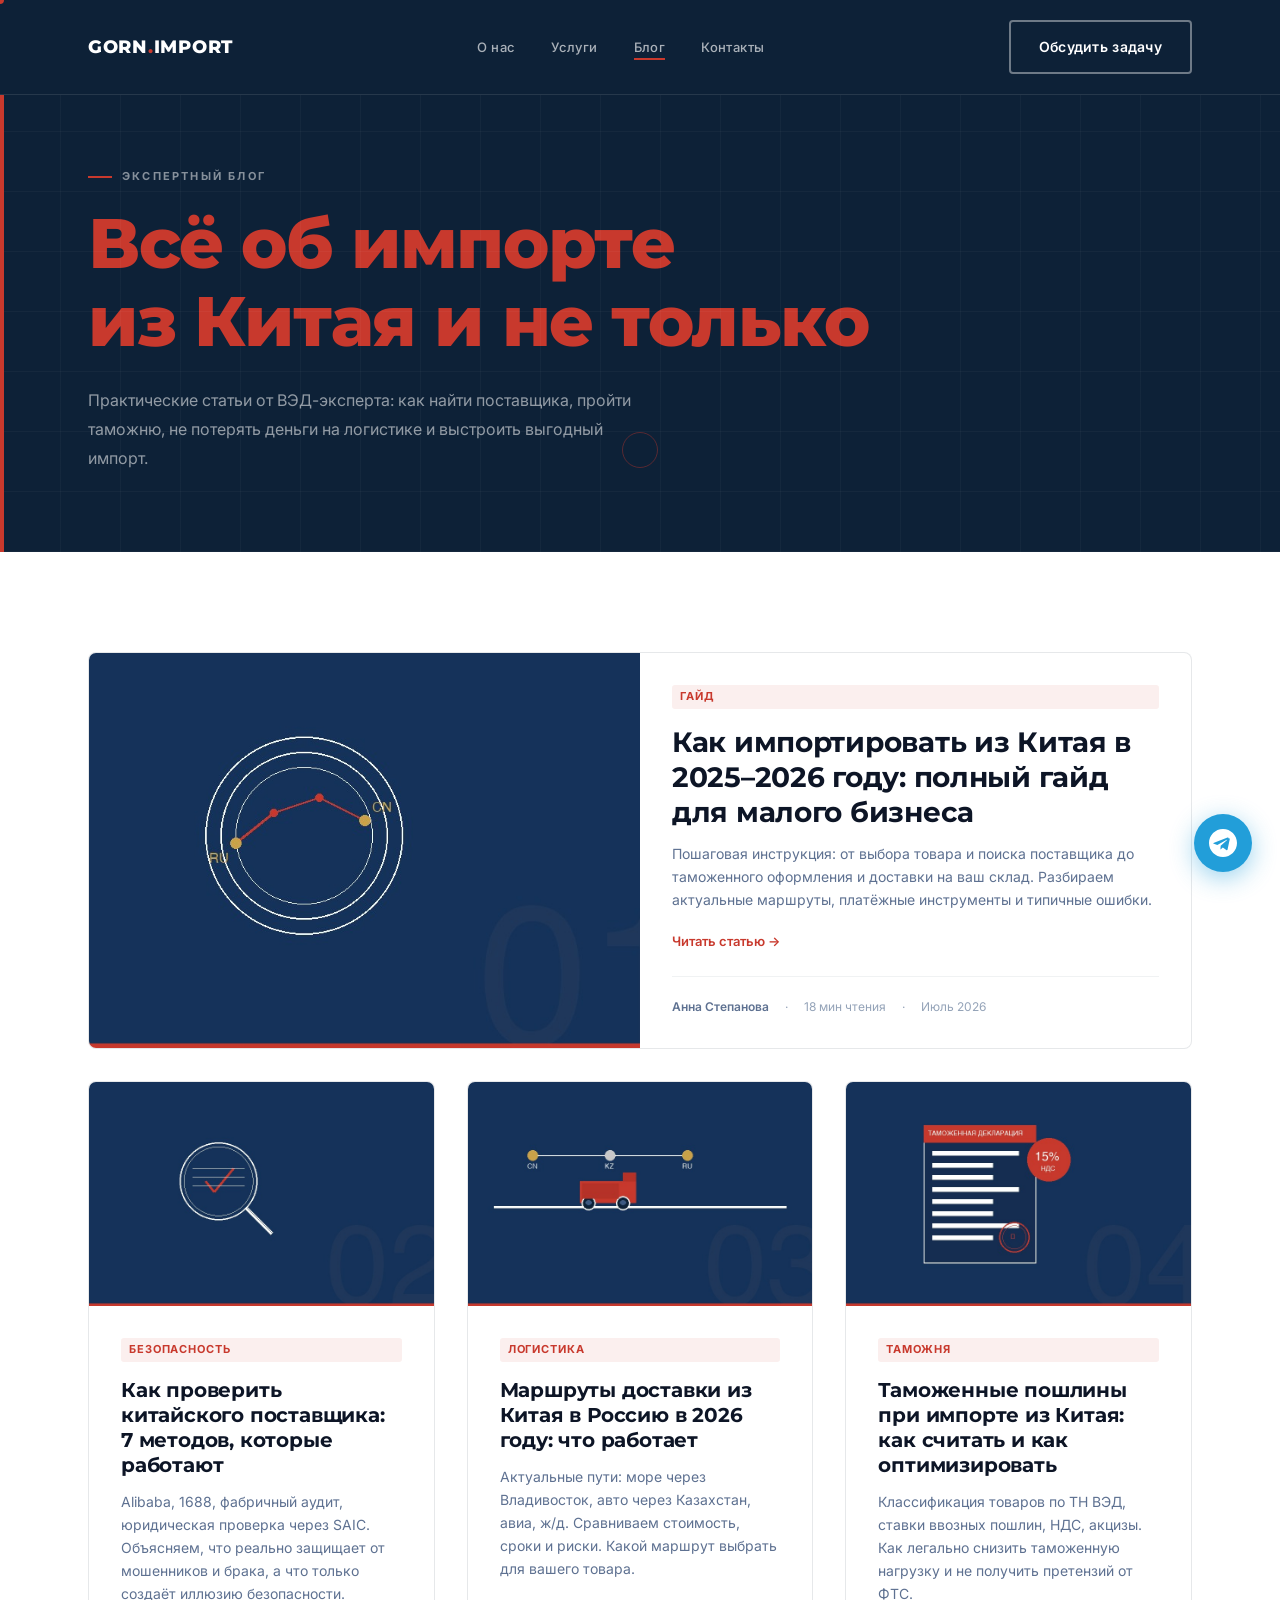
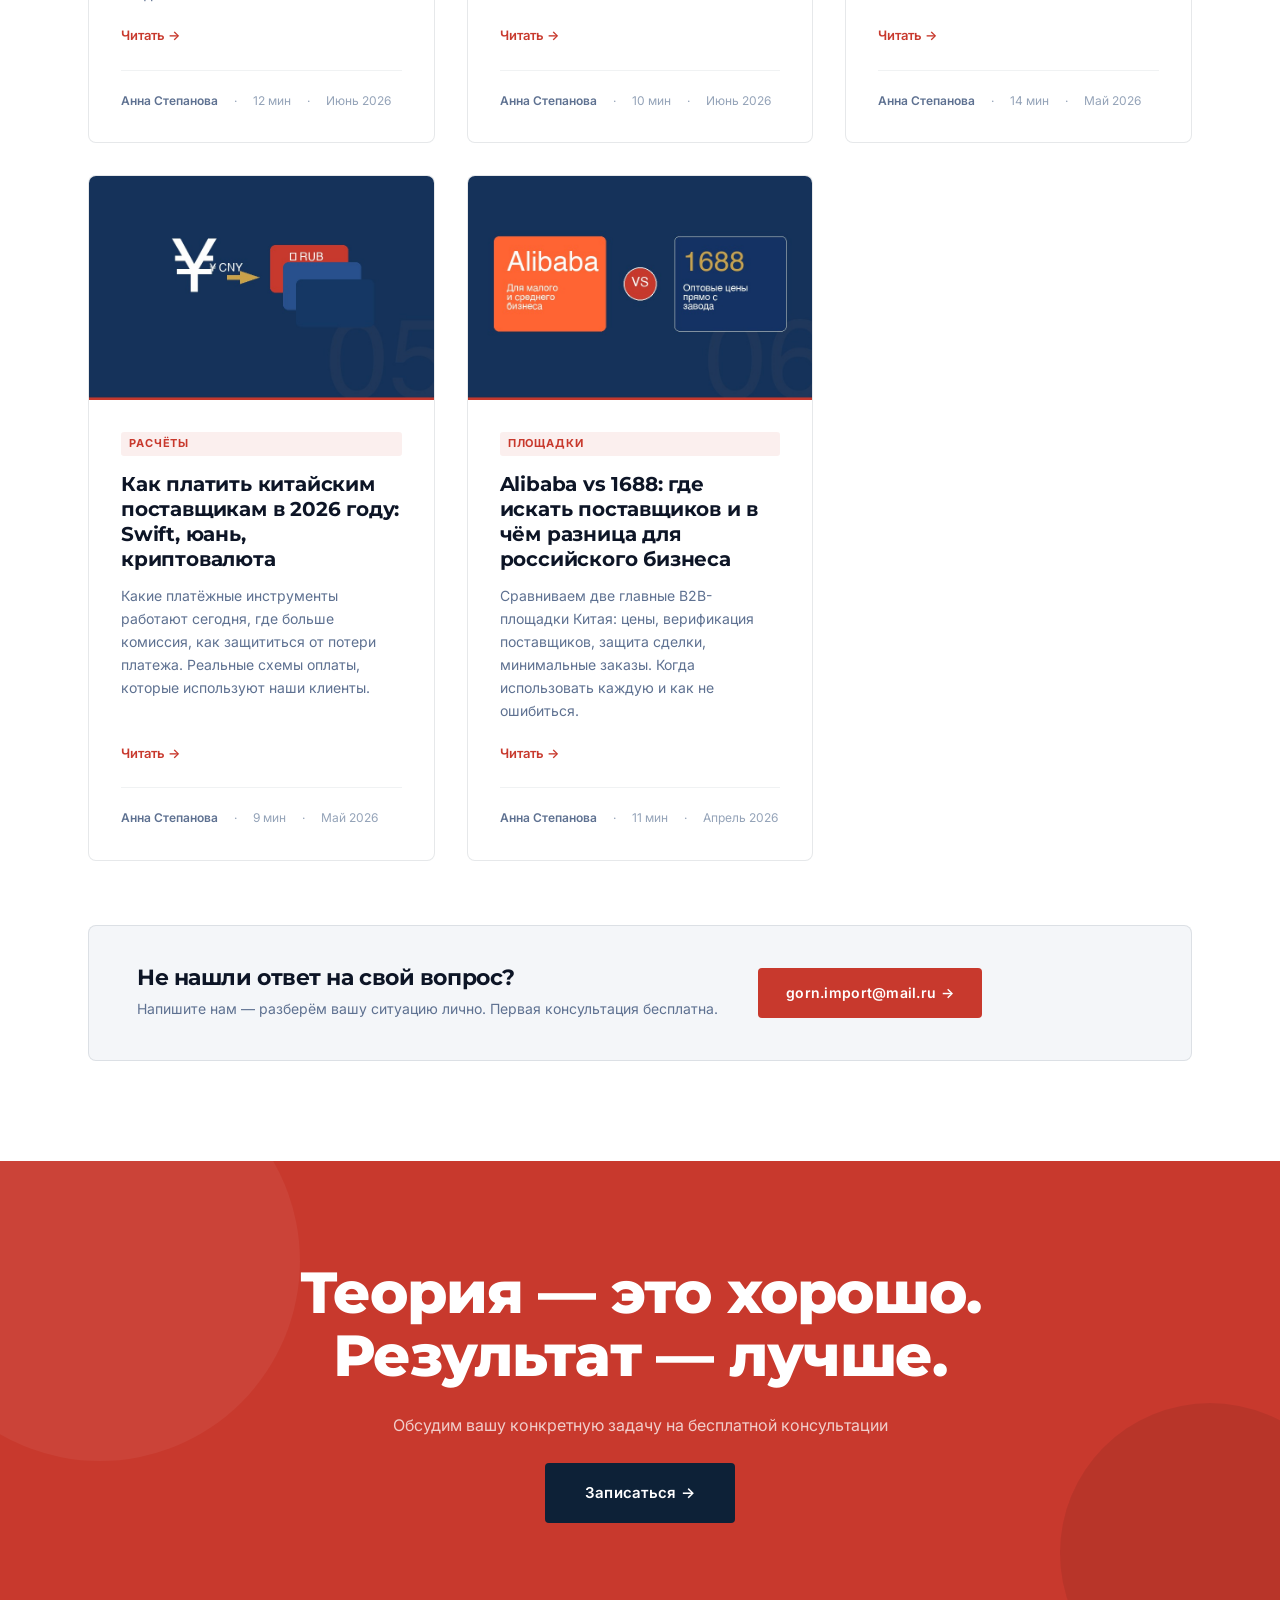
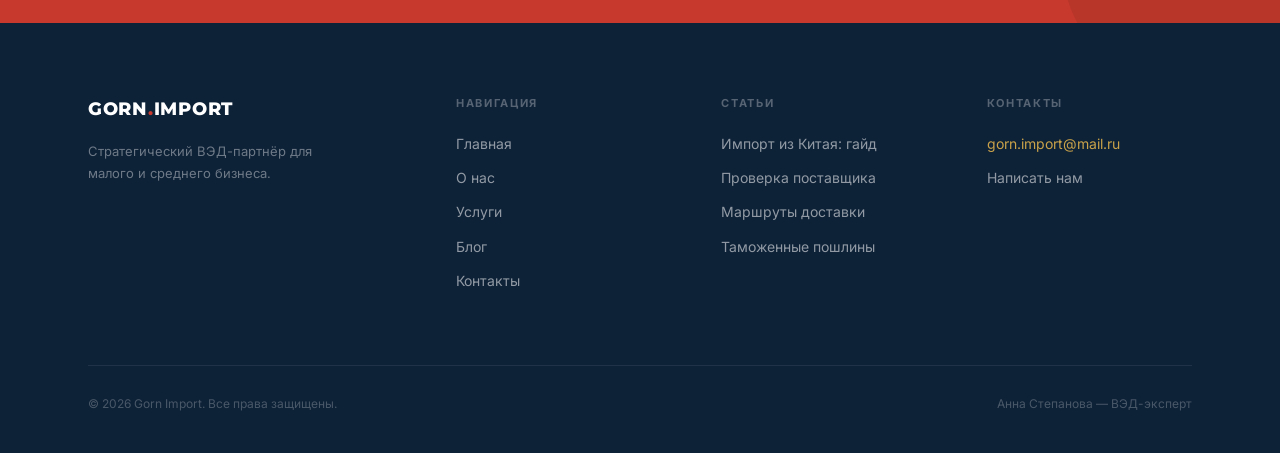
<file: blog.html>
<!DOCTYPE html>
<html lang="ru">
<head>
  <meta charset="UTF-8">
  <meta name="viewport" content="width=device-width, initial-scale=1.0">
  <title>Блог об импорте из Китая — Gorn Import</title>
  <meta name="description" content="Экспертные статьи об импорте из Китая, ВЭД, таможенном оформлении и поиске поставщиков. Практические советы от Анны Горн — официального советника Российско-Китайской палаты.">
  <link rel="preconnect" href="https://fonts.googleapis.com">
  <link rel="preconnect" href="https://fonts.gstatic.com" crossorigin>
  <link href="https://fonts.googleapis.com/css2?family=Montserrat:wght@400;500;600;700;800;900&family=Inter:wght@300;400;500;600&display=swap" rel="stylesheet">
  <link rel="stylesheet" href="styles.css?v=6">
  <style>
    .blog-hero { background: var(--navy); padding: 160px 0 80px; position: relative; overflow: hidden; }
    .blog-hero__pattern { position:absolute;inset:0;background-image:repeating-linear-gradient(0deg,rgba(255,255,255,.03) 0,rgba(255,255,255,.03) 1px,transparent 1px,transparent 60px),repeating-linear-gradient(90deg,rgba(255,255,255,.03) 0,rgba(255,255,255,.03) 1px,transparent 1px,transparent 60px);pointer-events:none; }
    .blog-hero__red-bar { position:absolute;left:0;top:0;bottom:0;width:4px;background:var(--red); }

    .blog-grid { display: grid; grid-template-columns: 1fr 1fr 1fr; gap: 32px; }
    .blog-card { background: var(--bg); border: 1px solid var(--border); border-radius: 8px; overflow: hidden; display: flex; flex-direction: column; transition: box-shadow .3s, transform .3s; }
    .blog-card:hover { box-shadow: 0 16px 48px rgba(13,33,55,.12); transform: translateY(-4px); }
    .blog-card--featured { grid-column: 1 / -1; display: grid; grid-template-columns: 1fr 1fr; }
    .blog-card__cover { background: var(--navy); min-height: 200px; overflow: hidden; position: relative; }
    .blog-card--featured .blog-card__cover { min-height: 320px; }
    .blog-card__cover img { width: 100%; height: 100%; object-fit: cover; display: block; transition: transform .5s ease; }
    .blog-card:hover .blog-card__cover img { transform: scale(1.04); }
    .blog-card__cover-num { display: none; }
    .blog-card__cover-icon { display: none; }
    .blog-card__body { padding: 32px; flex: 1; display: flex; flex-direction: column; }
    .blog-card__tag { display: inline-block; font-size: 11px; font-weight: 700; letter-spacing: .08em; text-transform: uppercase; color: var(--red); background: var(--red-dim); border-radius: 3px; padding: 3px 8px; margin-bottom: 16px; }
    .blog-card__title { font-family: var(--font-h); font-size: 20px; font-weight: 700; color: var(--text); line-height: 1.25; margin-bottom: 12px; letter-spacing: -.01em; }
    .blog-card--featured .blog-card__title { font-size: 28px; }
    .blog-card__excerpt { font-size: 14px; color: var(--muted); line-height: 1.65; flex: 1; }
    .blog-card__meta { display: flex; align-items: center; gap: 16px; margin-top: 24px; padding-top: 20px; border-top: 1px solid var(--border2); font-size: 12px; color: var(--muted2); }
    .blog-card__meta-author { font-weight: 600; color: var(--muted); }
    .blog-card__read { font-weight: 600; color: var(--red); font-size: 13px; margin-top: 20px; display: inline-flex; align-items: center; gap: 6px; transition: gap .2s; }
    .blog-card:hover .blog-card__read { gap: 10px; }

    .article-hero { background: var(--navy); padding: 160px 0 80px; position: relative; }
    .article-body { max-width: 760px; margin: 0 auto; }
    .article-body h2 { font-family: var(--font-h); font-size: 24px; font-weight: 700; color: var(--text); margin: 48px 0 16px; }
    .article-body p { font-size: 16px; line-height: 1.75; color: #334; margin-bottom: 20px; }
    .article-body ul { padding-left: 24px; margin-bottom: 20px; }
    .article-body ul li { font-size: 15px; line-height: 1.7; color: #334; margin-bottom: 8px; }
    .article-callout { background: var(--red-dim); border-left: 3px solid var(--red); border-radius: 0 6px 6px 0; padding: 20px 24px; margin: 32px 0; }
    .article-callout p { margin: 0; color: var(--text); font-weight: 500; }
    .article-table { width: 100%; border-collapse: collapse; margin: 32px 0; font-size: 14px; }
    .article-table th { background: var(--navy); color: #fff; padding: 12px 16px; text-align: left; font-family: var(--font-h); font-weight: 600; }
    .article-table td { padding: 12px 16px; border-bottom: 1px solid var(--border); }
    .article-table tr:hover td { background: var(--surface); }

    .blog-cta { background: var(--surface); border: 1px solid var(--border); border-radius: 8px; padding: 40px 48px; margin: 64px 0 0; display: flex; align-items: center; gap: 40px; }
    .blog-cta__text h3 { font-family: var(--font-h); font-size: 22px; font-weight: 700; margin-bottom: 8px; }
    .blog-cta__text p { font-size: 14px; color: var(--muted); margin: 0; }

    @media (max-width: 900px) {
      .blog-grid { grid-template-columns: 1fr 1fr; }
      .blog-card--featured { grid-template-columns: 1fr; }
      .blog-card--featured .blog-card__cover { min-height: 200px; }
    }
    @media (max-width: 600px) {
      .blog-grid { grid-template-columns: 1fr; }
      .blog-cta { flex-direction: column; gap: 24px; }
    }
  </style>
</head>
<body>

  <div class="page-reveal"></div>
  <div class="cursor" id="cursor"></div>
  <div class="cursor-follower" id="cursorFollower"></div>

  <div class="mobile-menu" id="mobileMenu">
    <a href="index.html">Главная</a>
    <a href="about.html">О нас</a>
    <a href="services.html">Услуги</a>
    <a href="blog.html">Блог</a>
    <a href="contact.html">Контакты</a>
    <a href="mailto:gorn.import@mail.ru" class="mobile-menu__email">gorn.import@mail.ru</a>
  </div>

  <nav class="nav nav--dark" id="nav">
    <div class="nav__inner">
      <a href="index.html" class="nav__logo nav__logo--white">GORN<span>.</span>IMPORT</a>
      <div class="nav__links">
        <a href="about.html">О нас</a>
        <a href="services.html">Услуги</a>
        <a href="blog.html">Блог</a>
        <a href="contact.html">Контакты</a>
      </div>
      <a href="contact.html" class="btn btn--outline-white">Обсудить задачу</a>
      <button class="nav__burger" id="burger" aria-label="Меню">
        <span></span><span></span><span></span>
      </button>
    </div>
  </nav>

  <section class="blog-hero">
    <div class="blog-hero__pattern"></div>
    <div class="blog-hero__red-bar"></div>
    <div class="container">
      <div class="page-hero__eyebrow reveal-up">
        <span class="page-hero__eyebrow-line"></span>
        Экспертный блог
      </div>
      <h1 class="page-hero__title">
        <div class="line"><span>Всё об импорте</span></div>
        <div class="line"><span>из <span>Китая</span> и&nbsp;не&nbsp;только</span></div>
      </h1>
      <p class="page-hero__sub reveal-up" style="--delay:.25s">
        Практические статьи от ВЭД-эксперта: как найти поставщика, пройти таможню, не потерять деньги на логистике и выстроить выгодный импорт.
      </p>
    </div>
  </section>

  <section class="section">
    <div class="container">
      <div class="blog-grid">

        <!-- Featured -->
        <a href="blog-china-import-guide.html" class="blog-card blog-card--featured reveal-up">
          <div class="blog-card__cover">
            <img src="blog-images/blog-1-import-guide.jpg" alt="Как импортировать из Китая">
          </div>
          <div class="blog-card__body">
            <span class="blog-card__tag">Гайд</span>
            <h2 class="blog-card__title">Как импортировать из Китая в 2025–2026 году: полный гайд для малого бизнеса</h2>
            <p class="blog-card__excerpt">Пошаговая инструкция: от выбора товара и поиска поставщика до таможенного оформления и доставки на ваш склад. Разбираем актуальные маршруты, платёжные инструменты и типичные ошибки.</p>
            <span class="blog-card__read">Читать статью →</span>
            <div class="blog-card__meta">
              <span class="blog-card__meta-author">Анна Степанова</span>
              <span>·</span>
              <span>18 мин чтения</span>
              <span>·</span>
              <span>Июль 2026</span>
            </div>
          </div>
        </a>

        <!-- Article 2 -->
        <a href="blog-supplier-check.html" class="blog-card reveal-up" style="--delay:.08s">
          <div class="blog-card__cover" style="min-height:180px">
            <img src="blog-images/blog-2-supplier-verify.jpg" alt="Проверка поставщика">
          </div>
          <div class="blog-card__body">
            <span class="blog-card__tag">Безопасность</span>
            <h2 class="blog-card__title">Как проверить китайского поставщика: 7 методов, которые работают</h2>
            <p class="blog-card__excerpt">Alibaba, 1688, фабричный аудит, юридическая проверка через SAIC. Объясняем, что реально защищает от мошенников и брака, а что только создаёт иллюзию безопасности.</p>
            <span class="blog-card__read">Читать →</span>
            <div class="blog-card__meta">
              <span class="blog-card__meta-author">Анна Степанова</span>
              <span>·</span>
              <span>12 мин</span>
              <span>·</span>
              <span>Июнь 2026</span>
            </div>
          </div>
        </a>

        <!-- Article 3 -->
        <a href="blog-logistics-routes.html" class="blog-card reveal-up" style="--delay:.16s">
          <div class="blog-card__cover" style="min-height:180px">
            <img src="blog-images/blog-3-logistics.jpg" alt="Логистика из Китая">
          </div>
          <div class="blog-card__body">
            <span class="blog-card__tag">Логистика</span>
            <h2 class="blog-card__title">Маршруты доставки из Китая в Россию в 2026 году: что работает</h2>
            <p class="blog-card__excerpt">Актуальные пути: море через Владивосток, авто через Казахстан, авиа, ж/д. Сравниваем стоимость, сроки и риски. Какой маршрут выбрать для вашего товара.</p>
            <span class="blog-card__read">Читать →</span>
            <div class="blog-card__meta">
              <span class="blog-card__meta-author">Анна Степанова</span>
              <span>·</span>
              <span>10 мин</span>
              <span>·</span>
              <span>Июнь 2026</span>
            </div>
          </div>
        </a>

        <!-- Article 4 -->
        <a href="blog-customs-duty.html" class="blog-card reveal-up" style="--delay:.08s">
          <div class="blog-card__cover" style="min-height:180px">
            <img src="blog-images/blog-4-customs.jpg" alt="Таможенные пошлины">
          </div>
          <div class="blog-card__body">
            <span class="blog-card__tag">Таможня</span>
            <h2 class="blog-card__title">Таможенные пошлины при импорте из Китая: как считать и как оптимизировать</h2>
            <p class="blog-card__excerpt">Классификация товаров по ТН ВЭД, ставки ввозных пошлин, НДС, акцизы. Как легально снизить таможенную нагрузку и не получить претензий от ФТС.</p>
            <span class="blog-card__read">Читать →</span>
            <div class="blog-card__meta">
              <span class="blog-card__meta-author">Анна Степанова</span>
              <span>·</span>
              <span>14 мин</span>
              <span>·</span>
              <span>Май 2026</span>
            </div>
          </div>
        </a>

        <!-- Article 5 -->
        <a href="blog-payment-china.html" class="blog-card reveal-up" style="--delay:.16s">
          <div class="blog-card__cover" style="min-height:180px">
            <img src="blog-images/blog-5-payments.jpg" alt="Оплата китайским поставщикам">
          </div>
          <div class="blog-card__body">
            <span class="blog-card__tag">Расчёты</span>
            <h2 class="blog-card__title">Как платить китайским поставщикам в 2026 году: Swift, юань, криптовалюта</h2>
            <p class="blog-card__excerpt">Какие платёжные инструменты работают сегодня, где больше комиссия, как защититься от потери платежа. Реальные схемы оплаты, которые используют наши клиенты.</p>
            <span class="blog-card__read">Читать →</span>
            <div class="blog-card__meta">
              <span class="blog-card__meta-author">Анна Степанова</span>
              <span>·</span>
              <span>9 мин</span>
              <span>·</span>
              <span>Май 2026</span>
            </div>
          </div>
        </a>

        <!-- Article 6 -->
        <a href="blog-alibaba-vs-1688.html" class="blog-card reveal-up" style="--delay:.24s">
          <div class="blog-card__cover" style="min-height:180px">
            <img src="blog-images/blog-6-alibaba-vs-1688.jpg" alt="Alibaba vs 1688">
          </div>
          <div class="blog-card__body">
            <span class="blog-card__tag">Площадки</span>
            <h2 class="blog-card__title">Alibaba vs 1688: где искать поставщиков и в чём разница для российского бизнеса</h2>
            <p class="blog-card__excerpt">Сравниваем две главные B2B-площадки Китая: цены, верификация поставщиков, защита сделки, минимальные заказы. Когда использовать каждую и как не ошибиться.</p>
            <span class="blog-card__read">Читать →</span>
            <div class="blog-card__meta">
              <span class="blog-card__meta-author">Анна Степанова</span>
              <span>·</span>
              <span>11 мин</span>
              <span>·</span>
              <span>Апрель 2026</span>
            </div>
          </div>
        </a>

      </div>

      <!-- CTA блок внутри блога -->
      <div class="blog-cta reveal-up">
        <div class="blog-cta__text">
          <h3>Не нашли ответ на свой вопрос?</h3>
          <p>Напишите нам — разберём вашу ситуацию лично. Первая консультация бесплатна.</p>
        </div>
        <a href="mailto:gorn.import@mail.ru" class="btn btn--primary" style="flex-shrink:0">gorn.import@mail.ru →</a>
      </div>
    </div>
  </section>

  <section class="cta-banner">
    <div class="container">
      <div class="cta-banner__inner">
        <h2 class="cta-banner__title reveal-up">Теория — это хорошо.<br>Результат — лучше.</h2>
        <p class="cta-banner__sub reveal-up" style="--delay:.1s">Обсудим вашу конкретную задачу на бесплатной консультации</p>
        <a href="contact.html" class="btn btn--navy btn--large reveal-up" style="--delay:.2s">Записаться →</a>
      </div>
    </div>
  </section>

  <footer class="footer">
    <div class="container">
      <div class="footer__inner">
        <div class="footer__brand">
          <a href="index.html" class="nav__logo nav__logo--white">GORN<span>.</span>IMPORT</a>
          <p>Стратегический ВЭД-партнёр для малого и среднего бизнеса.</p>
        </div>
        <div class="footer__col">
          <h5>Навигация</h5>
          <a href="index.html">Главная</a>
          <a href="about.html">О нас</a>
          <a href="services.html">Услуги</a>
          <a href="blog.html">Блог</a>
          <a href="contact.html">Контакты</a>
        </div>
        <div class="footer__col">
          <h5>Статьи</h5>
          <a href="blog-china-import-guide.html">Импорт из Китая: гайд</a>
          <a href="blog-supplier-check.html">Проверка поставщика</a>
          <a href="blog-logistics-routes.html">Маршруты доставки</a>
          <a href="blog-customs-duty.html">Таможенные пошлины</a>
        </div>
        <div class="footer__col">
          <h5>Контакты</h5>
          <a href="mailto:gorn.import@mail.ru" class="accent">gorn.import@mail.ru</a>
          <a href="contact.html">Написать нам</a>
        </div>
      </div>
      <div class="footer__bottom">
        <span>© 2026 Gorn Import. Все права защищены.</span>
        <span>Анна Степанова — ВЭД-эксперт</span>
      </div>
    </div>
  </footer>

  <script src="main.js?v=6"></script>
</body>
</html>
</file>
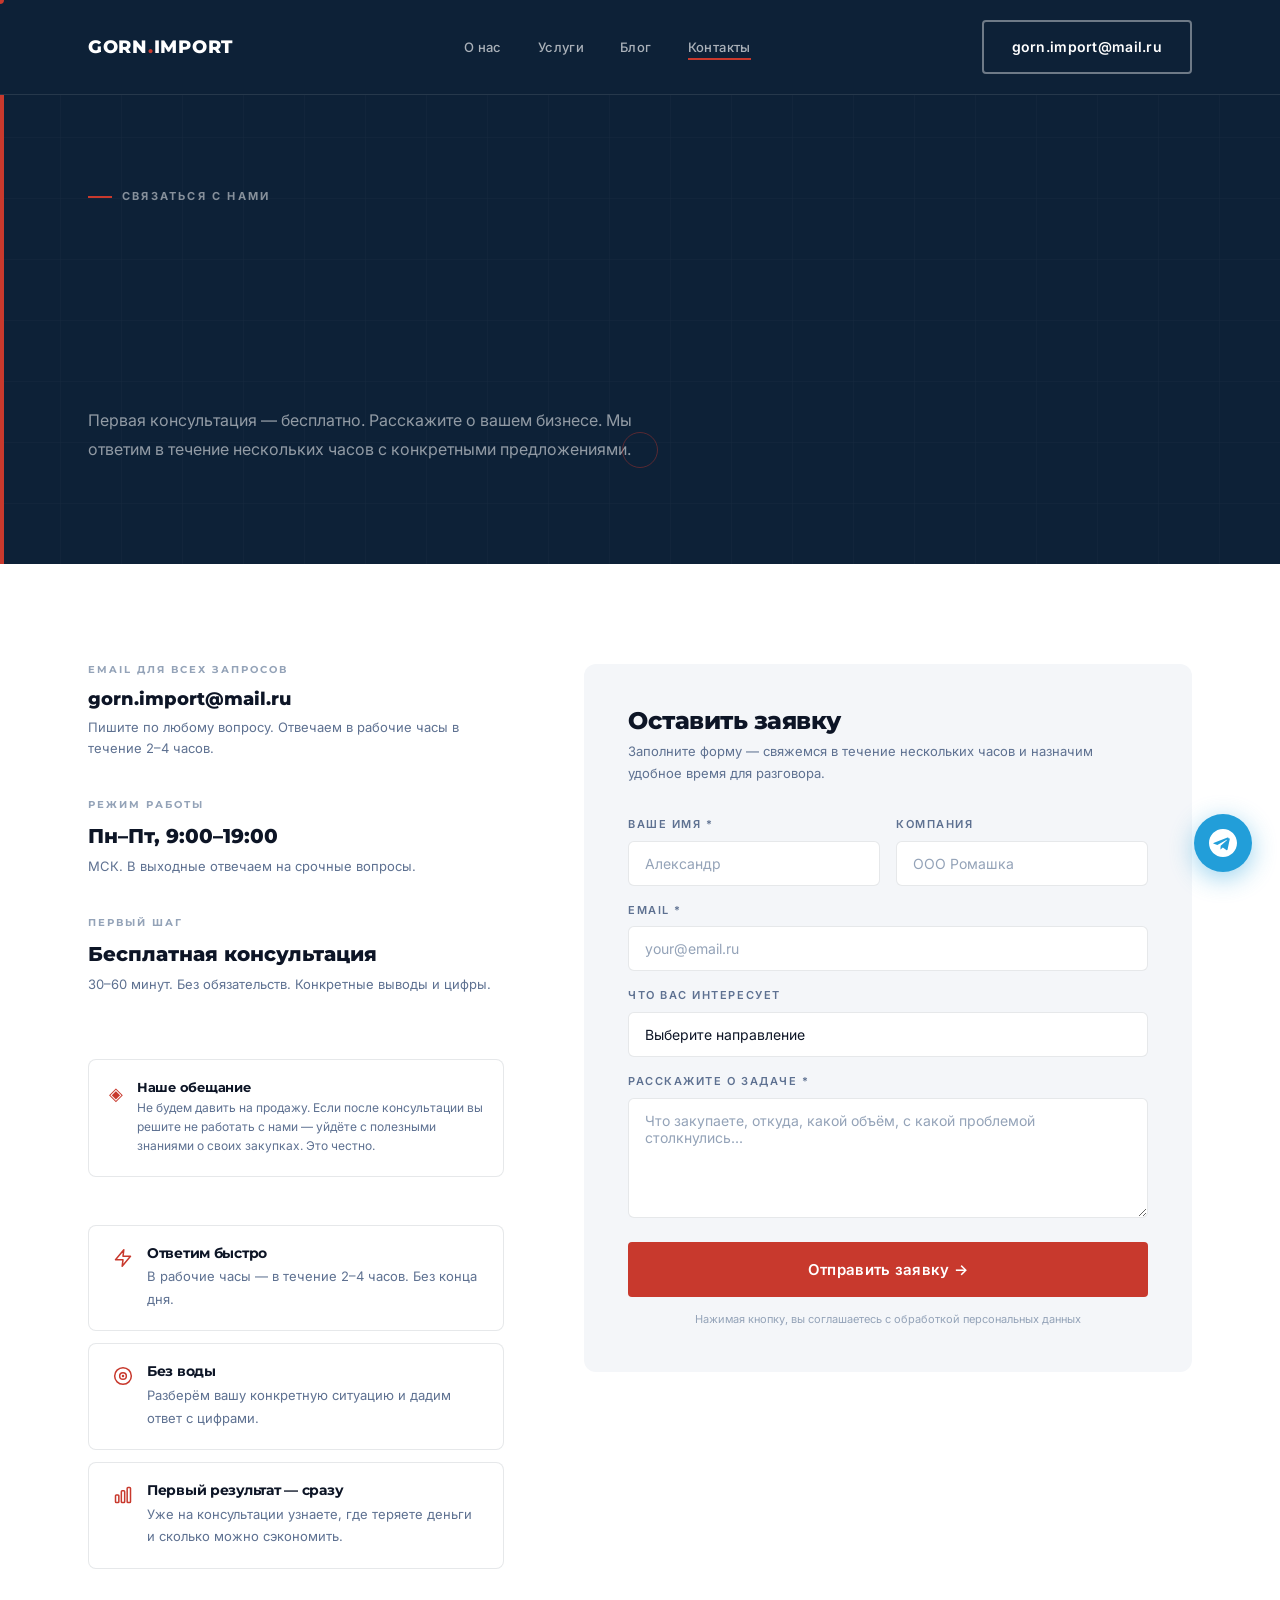
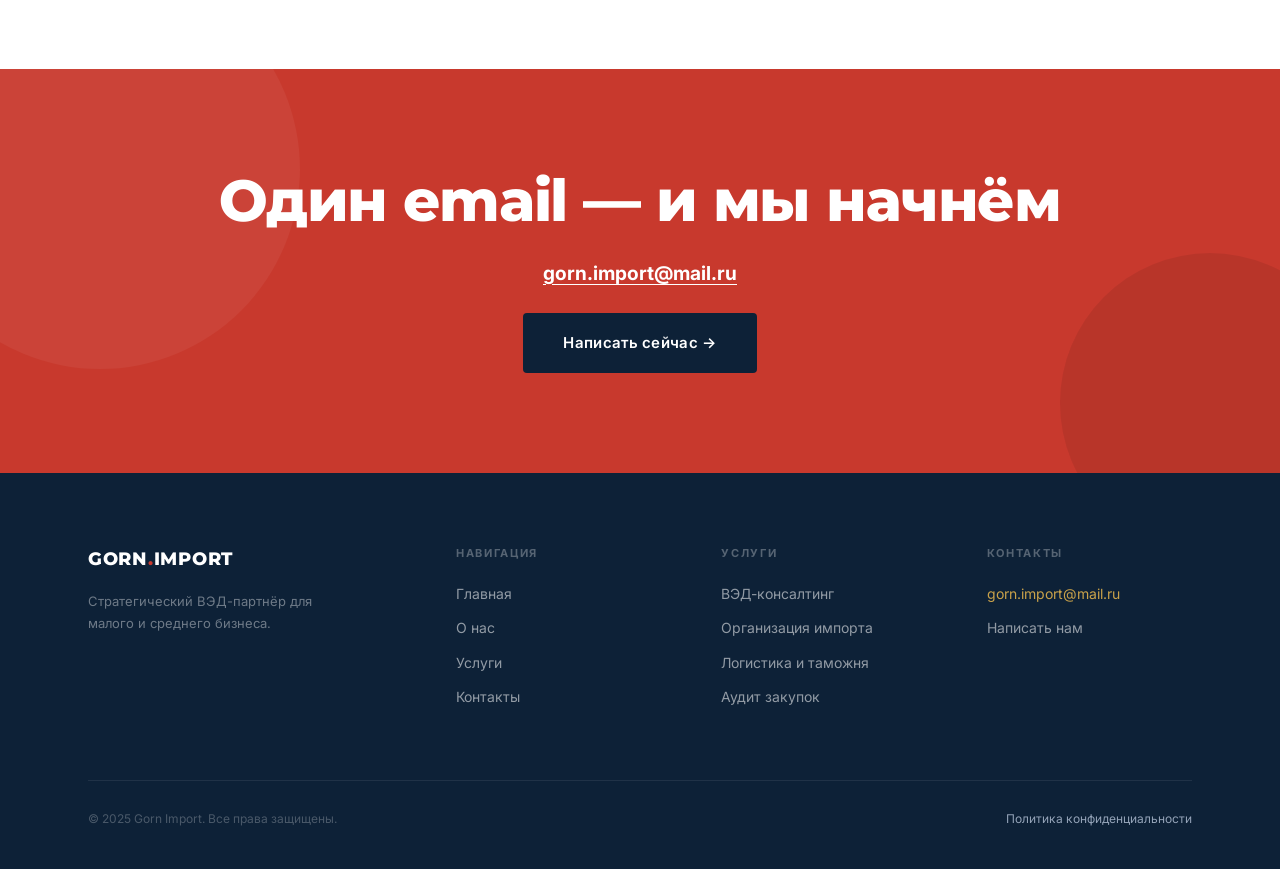
<file: contact.html>
<!DOCTYPE html>
<html lang="ru">
<head>
  <meta charset="UTF-8">
  <meta name="viewport" content="width=device-width, initial-scale=1.0">
  <title>Контакты — Gorn Import</title>
  <meta name="description" content="Свяжитесь с нами для бесплатной консультации по ВЭД. gorn.import@mail.ru">
  <link rel="preconnect" href="https://fonts.googleapis.com">
  <link rel="preconnect" href="https://fonts.gstatic.com" crossorigin>
  <link href="https://fonts.googleapis.com/css2?family=Montserrat:wght@400;500;600;700;800;900&family=Inter:wght@300;400;500;600&display=swap" rel="stylesheet">
  <link rel="stylesheet" href="styles.css?v=6">
</head>
<body>

  <div class="page-reveal"></div>
  <div class="cursor" id="cursor"></div>
  <div class="cursor-follower" id="cursorFollower"></div>

  <div class="mobile-menu" id="mobileMenu">
    <a href="index.html">Главная</a>
    <a href="about.html">О нас</a>
    <a href="services.html">Услуги</a>
    <a href="contact.html">Контакты</a>
    <a href="mailto:gorn.import@mail.ru" class="mobile-menu__email">gorn.import@mail.ru</a>
  </div>

  <nav class="nav nav--dark" id="nav">
    <div class="nav__inner">
      <a href="index.html" class="nav__logo nav__logo--white">GORN<span>.</span>IMPORT</a>
      <div class="nav__links">
        <a href="about.html">О нас</a>
        <a href="services.html">Услуги</a>
        <a href="blog.html">Блог</a>
        <a href="contact.html">Контакты</a>
      </div>
      <a href="mailto:gorn.import@mail.ru" class="btn btn--outline-white">gorn.import@mail.ru</a>
      <button class="nav__burger" id="burger" aria-label="Меню">
        <span></span><span></span><span></span>
      </button>
    </div>
  </nav>

  <section class="page-hero">
    <div class="page-hero__pattern"></div>
    <div class="page-hero__red-bar"></div>
    <div class="container">
      <div class="page-hero__eyebrow reveal-up">
        <span class="page-hero__eyebrow-line"></span>
        Связаться с нами
      </div>
      <h1 class="page-hero__title">
        <div class="line"><span class="reveal-word">Давайте обсудим</span></div>
        <div class="line"><span class="reveal-word" style="transition-delay:.15s">вашу <span>задачу</span></span></div>
      </h1>
      <p class="page-hero__sub reveal-up" style="--delay:.25s">
        Первая консультация — бесплатно. Расскажите о вашем бизнесе. Мы ответим в течение нескольких часов с конкретными предложениями.
      </p>
    </div>
  </section>

  <!-- Contact section -->
  <section class="section">
    <div class="container">
      <div class="contact__grid">

        <!-- Info -->
        <div class="contact__info reveal-up">
          <div class="contact__info-item">
            <h4>Email для всех запросов</h4>
            <a href="mailto:gorn.import@mail.ru">gorn.import@mail.ru</a>
            <p>Пишите по любому вопросу. Отвечаем в рабочие часы в течение 2–4 часов.</p>
          </div>

          <div class="contact__info-item">
            <h4>Режим работы</h4>
            <span style="font-family:var(--font-h);font-size:20px;font-weight:800;color:var(--text)">Пн–Пт, 9:00–19:00</span>
            <p>МСК. В выходные отвечаем на срочные вопросы.</p>
          </div>

          <div class="contact__info-item">
            <h4>Первый шаг</h4>
            <span style="font-family:var(--font-h);font-size:20px;font-weight:800;color:var(--text)">Бесплатная консультация</span>
            <p>30–60 минут. Без обязательств. Конкретные выводы и цифры.</p>
          </div>

          <div class="contact__promise">
            <span class="contact__promise-icon">◈</span>
            <div class="contact__promise-text">
              <h4>Наше обещание</h4>
              <p>Не будем давить на продажу. Если после консультации вы решите не работать с нами — уйдёте с полезными знаниями о своих закупках. Это честно.</p>
            </div>
          </div>

          <!-- Why cards -->
          <div style="display:flex;flex-direction:column;gap:12px;padding-top:8px">
            <div class="why-card" style="padding:20px 24px;display:flex;gap:14px;align-items:flex-start">
              <span style="color:var(--red);flex-shrink:0;margin-top:2px">
                <svg viewBox="0 0 24 24" fill="none" width="20" height="20"><polygon points="13,2 3,14 12,14 11,22 21,10 12,10" stroke="currentColor" stroke-width="1.8" stroke-linecap="round" stroke-linejoin="round"/></svg>
              </span>
              <div><h4 style="font-size:14px;margin-bottom:4px">Ответим быстро</h4>
              <p style="font-size:13px">В рабочие часы — в течение 2–4 часов. Без конца дня.</p></div>
            </div>
            <div class="why-card" style="padding:20px 24px;display:flex;gap:14px;align-items:flex-start">
              <span style="color:var(--red);flex-shrink:0;margin-top:2px">
                <svg viewBox="0 0 24 24" fill="none" width="20" height="20"><circle cx="12" cy="12" r="10" stroke="currentColor" stroke-width="1.8"/><circle cx="12" cy="12" r="4" stroke="currentColor" stroke-width="1.8"/><circle cx="12" cy="12" r="1.5" fill="currentColor"/></svg>
              </span>
              <div><h4 style="font-size:14px;margin-bottom:4px">Без воды</h4>
              <p style="font-size:13px">Разберём вашу конкретную ситуацию и дадим ответ с цифрами.</p></div>
            </div>
            <div class="why-card" style="padding:20px 24px;display:flex;gap:14px;align-items:flex-start">
              <span style="color:var(--red);flex-shrink:0;margin-top:2px">
                <svg viewBox="0 0 24 24" fill="none" width="20" height="20"><rect x="3" y="12" width="4" height="9" rx="1" stroke="currentColor" stroke-width="1.8"/><rect x="10" y="7" width="4" height="14" rx="1" stroke="currentColor" stroke-width="1.8"/><rect x="17" y="3" width="4" height="18" rx="1" stroke="currentColor" stroke-width="1.8"/></svg>
              </span>
              <div><h4 style="font-size:14px;margin-bottom:4px">Первый результат — сразу</h4>
              <p style="font-size:13px">Уже на консультации узнаете, где теряете деньги и сколько можно сэкономить.</p></div>
            </div>
          </div>
        </div>

        <!-- Form -->
        <div class="contact__form-wrap reveal-up" style="--delay:.15s">
          <h2 class="contact__form-title">Оставить заявку</h2>
          <p class="contact__form-sub">Заполните форму — свяжемся в течение нескольких часов и назначим удобное время для разговора.</p>

          <form id="contactForm" action="mailto:gorn.import@mail.ru" method="post" enctype="text/plain">
            <div class="form-row">
              <div class="form-group">
                <label for="name">Ваше имя *</label>
                <input type="text" id="name" name="name" placeholder="Александр" required>
              </div>
              <div class="form-group">
                <label for="company">Компания</label>
                <input type="text" id="company" name="company" placeholder="ООО Ромашка">
              </div>
            </div>
            <div class="form-group">
              <label for="email">Email *</label>
              <input type="email" id="email" name="email" placeholder="your@email.ru" required>
            </div>
            <div class="form-group">
              <label for="service">Что вас интересует</label>
              <select id="service" name="service">
                <option value="" disabled selected>Выберите направление</option>
                <option value="audit">Аудит текущих закупок</option>
                <option value="import">Организация импорта</option>
                <option value="consulting">ВЭД-консалтинг</option>
                <option value="logistics">Логистика и таможня</option>
                <option value="negotiations">Переговоры с поставщиками</option>
                <option value="other">Другое / не знаю с чего начать</option>
              </select>
            </div>
            <div class="form-group">
              <label for="message">Расскажите о задаче *</label>
              <textarea id="message" name="message" placeholder="Что закупаете, откуда, какой объём, с какой проблемой столкнулись..." required></textarea>
            </div>
            <button type="submit" class="btn btn--primary btn--large" style="width:100%;justify-content:center;margin-top:8px">
              Отправить заявку →
            </button>
            <p style="font-size:11px;color:var(--muted2);margin-top:14px;text-align:center;line-height:1.6">
              Нажимая кнопку, вы соглашаетесь с обработкой персональных данных
            </p>
          </form>
        </div>
      </div>
    </div>
  </section>

  <!-- Final CTA -->
  <section class="cta-banner">
    <div class="container">
      <div class="cta-banner__inner">
        <h2 class="cta-banner__title reveal-up">Один email — и мы начнём</h2>
        <p class="cta-banner__sub reveal-up" style="--delay:.1s">
          <a href="mailto:gorn.import@mail.ru" style="color:#fff;font-weight:700;font-size:1.2em;text-decoration:underline;text-underline-offset:4px">gorn.import@mail.ru</a>
        </p>
        <a href="mailto:gorn.import@mail.ru" class="btn btn--navy btn--large reveal-up" style="--delay:.2s">Написать сейчас →</a>
      </div>
    </div>
  </section>

  <footer class="footer">
    <div class="container">
      <div class="footer__inner">
        <div class="footer__brand">
          <a href="index.html" class="nav__logo nav__logo--white">GORN<span>.</span>IMPORT</a>
          <p>Стратегический ВЭД-партнёр для малого и среднего бизнеса.</p>
        </div>
        <div class="footer__col">
          <h5>Навигация</h5>
          <a href="index.html">Главная</a>
          <a href="about.html">О нас</a>
          <a href="services.html">Услуги</a>
          <a href="contact.html">Контакты</a>
        </div>
        <div class="footer__col">
          <h5>Услуги</h5>
          <a href="services.html">ВЭД-консалтинг</a>
          <a href="services.html">Организация импорта</a>
          <a href="services.html">Логистика и таможня</a>
          <a href="services.html">Аудит закупок</a>
        </div>
        <div class="footer__col">
          <h5>Контакты</h5>
          <a href="mailto:gorn.import@mail.ru" class="accent">gorn.import@mail.ru</a>
          <a href="contact.html">Написать нам</a>
        </div>
      </div>
      <div class="footer__bottom">
        <span>© 2025 Gorn Import. Все права защищены.</span>
        <a href="privacy.html" style="color:var(--muted2);font-size:inherit">Политика конфиденциальности</a>
      </div>
    </div>
  </footer>

  <script src="main.js?v=6"></script>
</body>
</html>
</file>
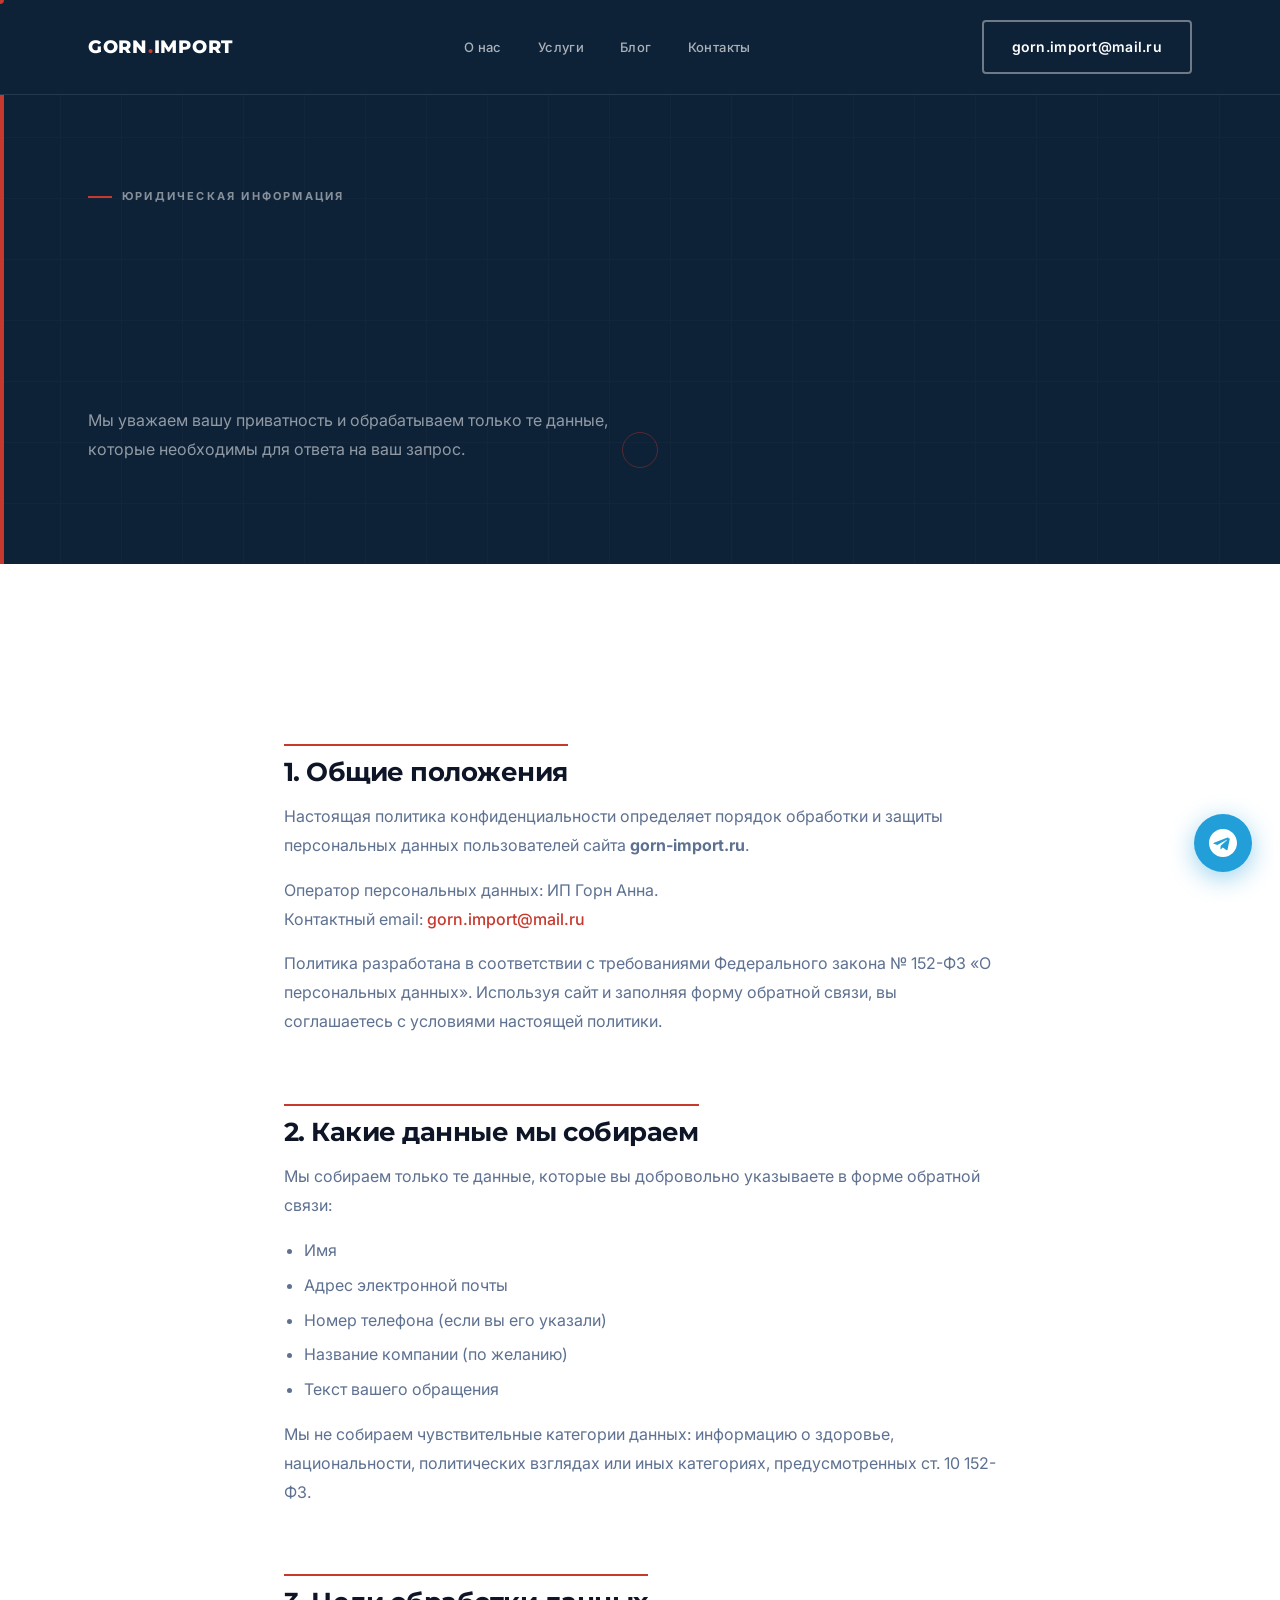
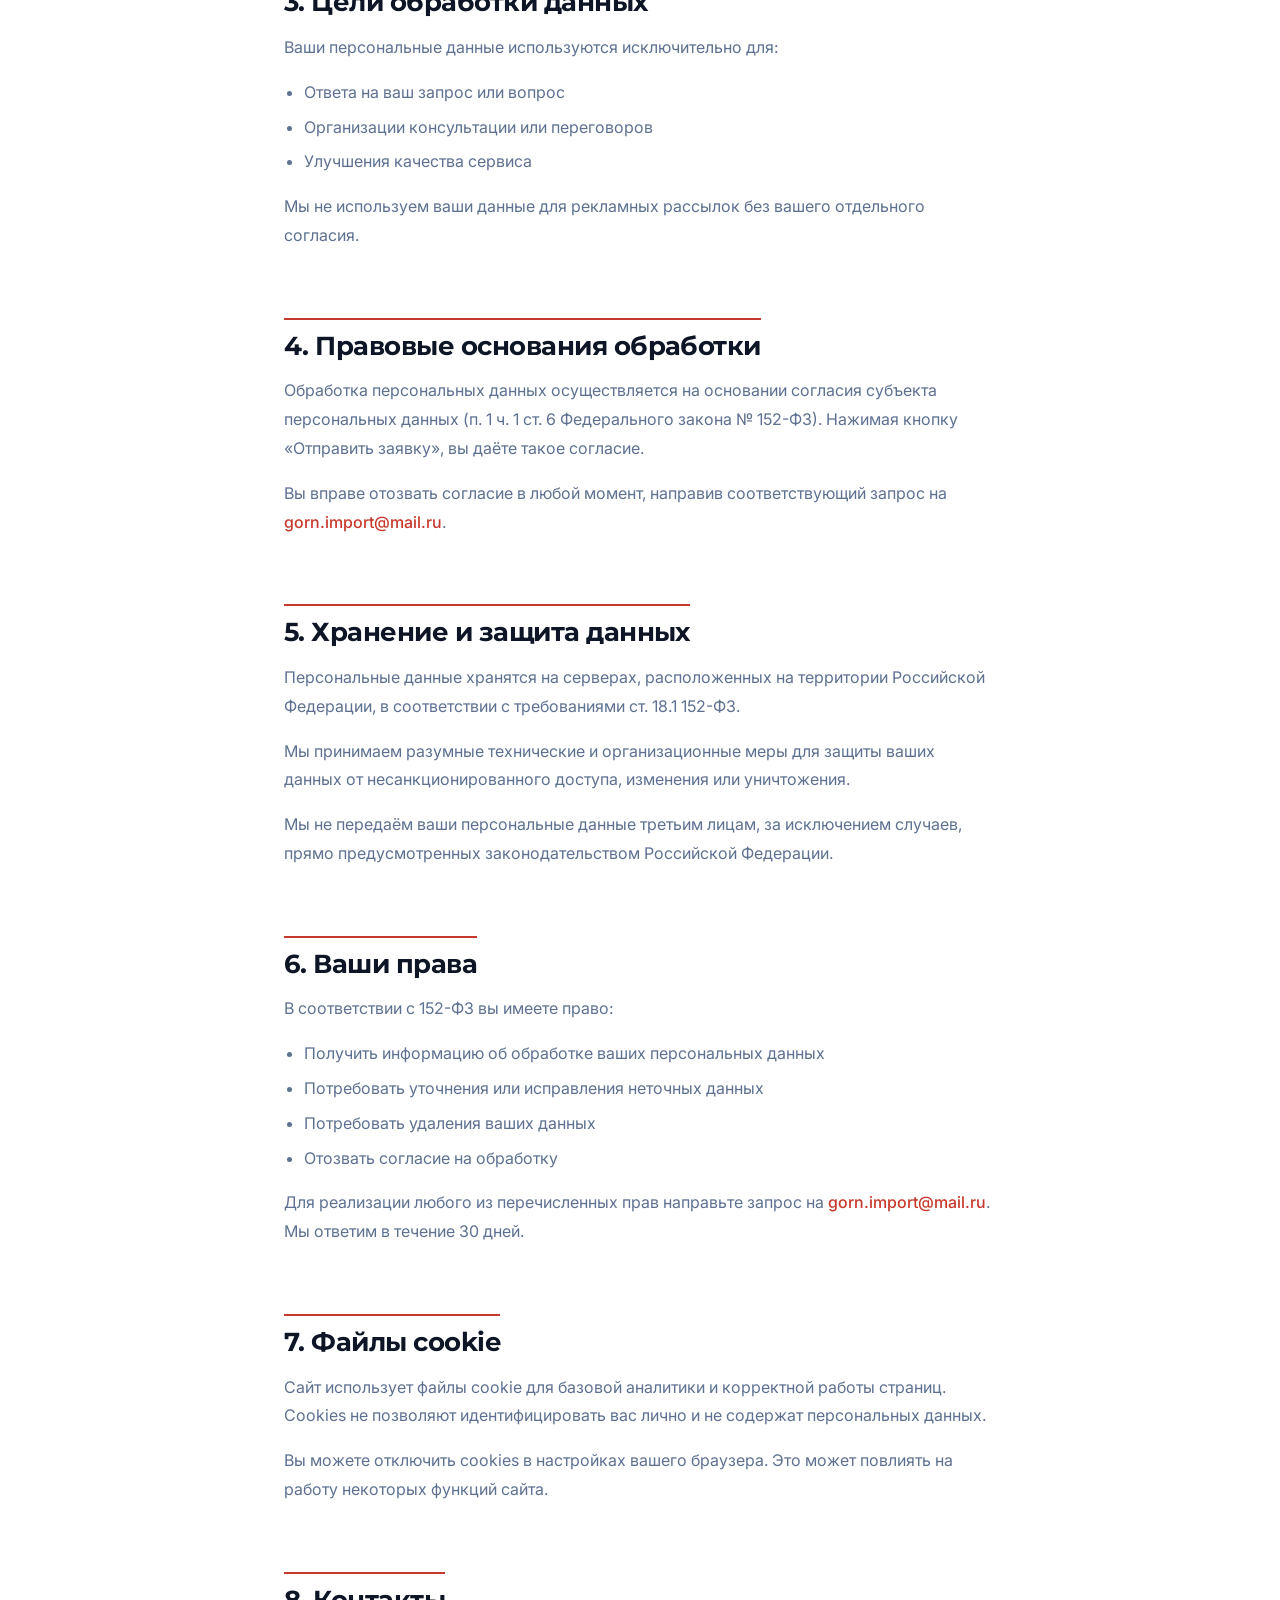
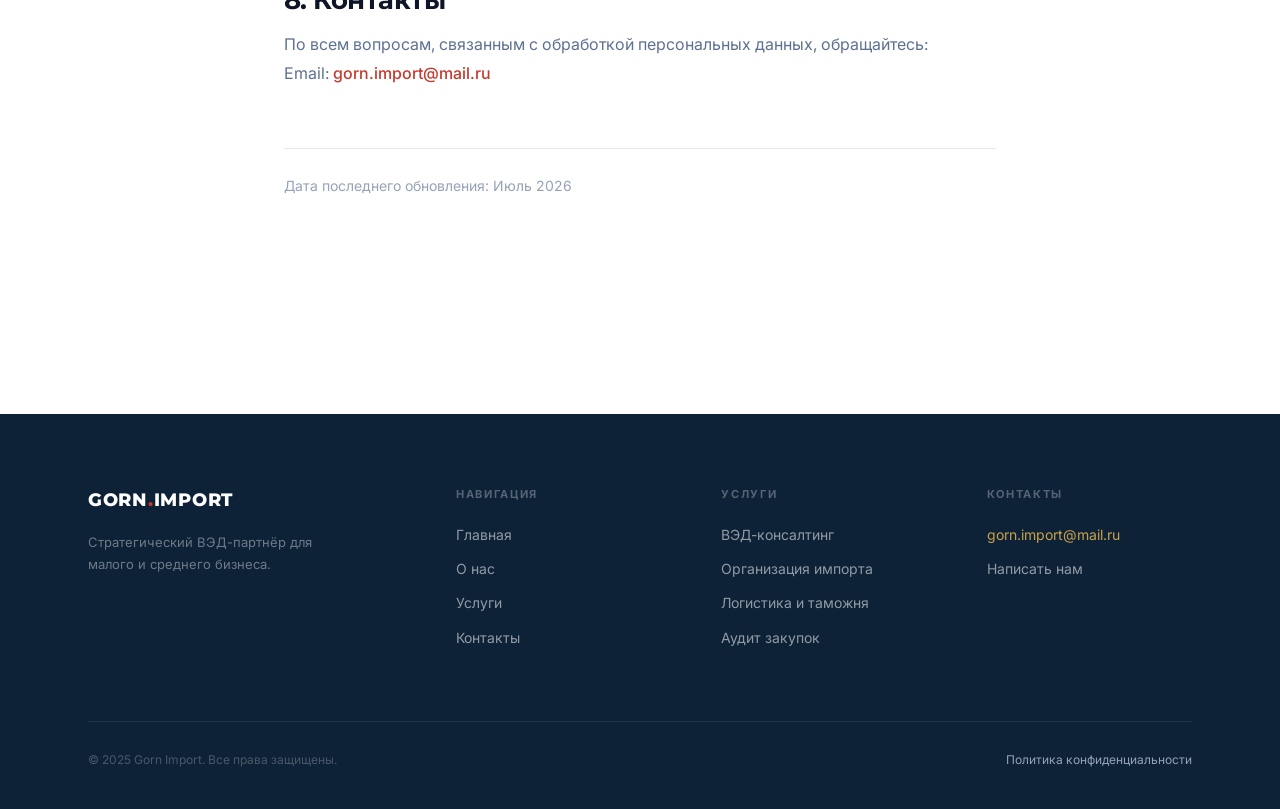
<file: privacy.html>
<!DOCTYPE html>
<html lang="ru">
<head>
  <meta charset="UTF-8">
  <meta name="viewport" content="width=device-width, initial-scale=1.0">
  <title>Политика конфиденциальности — Gorn Import</title>
  <meta name="description" content="Политика конфиденциальности Gorn Import. Как мы собираем, храним и защищаем ваши персональные данные.">
  <link rel="preconnect" href="https://fonts.googleapis.com">
  <link rel="preconnect" href="https://fonts.gstatic.com" crossorigin>
  <link href="https://fonts.googleapis.com/css2?family=Montserrat:wght@400;500;600;700;800;900&family=Inter:wght@300;400;500;600&display=swap" rel="stylesheet">
  <link rel="stylesheet" href="styles.css?v=6">
  <style>
    .privacy-content {
      max-width: 760px;
      margin: 0 auto;
      padding: 80px 24px 100px;
    }
    .privacy-content h2 {
      font-family: var(--font-h);
      font-size: clamp(20px, 3vw, 26px);
      font-weight: 700;
      color: var(--text);
      margin: 52px 0 16px;
      padding-top: 8px;
      border-top: 2px solid var(--red);
      display: inline-block;
      padding-top: 12px;
    }
    .privacy-content h2:first-child {
      margin-top: 0;
    }
    .privacy-content p {
      font-family: var(--font-b);
      font-size: 16px;
      line-height: 1.8;
      color: var(--muted);
      margin: 0 0 16px;
    }
    .privacy-content ul {
      font-family: var(--font-b);
      font-size: 16px;
      line-height: 1.8;
      color: var(--muted);
      margin: 0 0 16px;
      padding-left: 20px;
    }
    .privacy-content ul li {
      margin-bottom: 6px;
    }
    .privacy-content a {
      color: var(--red);
      text-decoration: none;
      font-weight: 500;
    }
    .privacy-content a:hover {
      text-decoration: underline;
    }
    .privacy-content .privacy-meta {
      font-family: var(--font-b);
      font-size: 14px;
      color: var(--muted2);
      margin-top: 60px;
      padding-top: 24px;
      border-top: 1px solid var(--border);
    }
  </style>
</head>
<body>

  <div class="page-reveal"></div>
  <div class="cursor" id="cursor"></div>
  <div class="cursor-follower" id="cursorFollower"></div>

  <div class="mobile-menu" id="mobileMenu">
    <a href="index.html">Главная</a>
    <a href="about.html">О нас</a>
    <a href="services.html">Услуги</a>
    <a href="contact.html">Контакты</a>
    <a href="mailto:gorn.import@mail.ru" class="mobile-menu__email">gorn.import@mail.ru</a>
  </div>

  <nav class="nav nav--dark" id="nav">
    <div class="nav__inner">
      <a href="index.html" class="nav__logo nav__logo--white">GORN<span>.</span>IMPORT</a>
      <div class="nav__links">
        <a href="about.html">О нас</a>
        <a href="services.html">Услуги</a>
        <a href="blog.html">Блог</a>
        <a href="contact.html">Контакты</a>
      </div>
      <a href="mailto:gorn.import@mail.ru" class="btn btn--outline-white">gorn.import@mail.ru</a>
      <button class="nav__burger" id="burger" aria-label="Меню">
        <span></span><span></span><span></span>
      </button>
    </div>
  </nav>

  <section class="page-hero">
    <div class="page-hero__pattern"></div>
    <div class="page-hero__red-bar"></div>
    <div class="container">
      <div class="page-hero__eyebrow reveal-up">
        <span class="page-hero__eyebrow-line"></span>
        Юридическая информация
      </div>
      <h1 class="page-hero__title">
        <div class="line"><span class="reveal-word">Политика</span></div>
        <div class="line"><span class="reveal-word" style="transition-delay:.15s">конфиденциальности</span></div>
      </h1>
      <p class="page-hero__sub reveal-up" style="--delay:.25s">
        Мы уважаем вашу приватность и обрабатываем только те данные, которые необходимы для ответа на ваш запрос.
      </p>
    </div>
  </section>

  <section class="section" style="background: #fff;">
    <div class="privacy-content">

      <h2>1. Общие положения</h2>
      <p>
        Настоящая политика конфиденциальности определяет порядок обработки и защиты персональных данных пользователей сайта <strong>gorn-import.ru</strong>.
      </p>
      <p>
        Оператор персональных данных: ИП Горн Анна.<br>
        Контактный email: <a href="mailto:gorn.import@mail.ru">gorn.import@mail.ru</a>
      </p>
      <p>
        Политика разработана в соответствии с требованиями Федерального закона № 152-ФЗ «О персональных данных». Используя сайт и заполняя форму обратной связи, вы соглашаетесь с условиями настоящей политики.
      </p>

      <h2>2. Какие данные мы собираем</h2>
      <p>
        Мы собираем только те данные, которые вы добровольно указываете в форме обратной связи:
      </p>
      <ul>
        <li>Имя</li>
        <li>Адрес электронной почты</li>
        <li>Номер телефона (если вы его указали)</li>
        <li>Название компании (по желанию)</li>
        <li>Текст вашего обращения</li>
      </ul>
      <p>
        Мы не собираем чувствительные категории данных: информацию о здоровье, национальности, политических взглядах или иных категориях, предусмотренных ст. 10 152-ФЗ.
      </p>

      <h2>3. Цели обработки данных</h2>
      <p>
        Ваши персональные данные используются исключительно для:
      </p>
      <ul>
        <li>Ответа на ваш запрос или вопрос</li>
        <li>Организации консультации или переговоров</li>
        <li>Улучшения качества сервиса</li>
      </ul>
      <p>
        Мы не используем ваши данные для рекламных рассылок без вашего отдельного согласия.
      </p>

      <h2>4. Правовые основания обработки</h2>
      <p>
        Обработка персональных данных осуществляется на основании согласия субъекта персональных данных (п. 1 ч. 1 ст. 6 Федерального закона № 152-ФЗ). Нажимая кнопку «Отправить заявку», вы даёте такое согласие.
      </p>
      <p>
        Вы вправе отозвать согласие в любой момент, направив соответствующий запрос на <a href="mailto:gorn.import@mail.ru">gorn.import@mail.ru</a>.
      </p>

      <h2>5. Хранение и защита данных</h2>
      <p>
        Персональные данные хранятся на серверах, расположенных на территории Российской Федерации, в соответствии с требованиями ст. 18.1 152-ФЗ.
      </p>
      <p>
        Мы принимаем разумные технические и организационные меры для защиты ваших данных от несанкционированного доступа, изменения или уничтожения.
      </p>
      <p>
        Мы не передаём ваши персональные данные третьим лицам, за исключением случаев, прямо предусмотренных законодательством Российской Федерации.
      </p>

      <h2>6. Ваши права</h2>
      <p>
        В соответствии с 152-ФЗ вы имеете право:
      </p>
      <ul>
        <li>Получить информацию об обработке ваших персональных данных</li>
        <li>Потребовать уточнения или исправления неточных данных</li>
        <li>Потребовать удаления ваших данных</li>
        <li>Отозвать согласие на обработку</li>
      </ul>
      <p>
        Для реализации любого из перечисленных прав направьте запрос на <a href="mailto:gorn.import@mail.ru">gorn.import@mail.ru</a>. Мы ответим в течение 30 дней.
      </p>

      <h2>7. Файлы cookie</h2>
      <p>
        Сайт использует файлы cookie для базовой аналитики и корректной работы страниц. Cookies не позволяют идентифицировать вас лично и не содержат персональных данных.
      </p>
      <p>
        Вы можете отключить cookies в настройках вашего браузера. Это может повлиять на работу некоторых функций сайта.
      </p>

      <h2>8. Контакты</h2>
      <p>
        По всем вопросам, связанным с обработкой персональных данных, обращайтесь:<br>
        Email: <a href="mailto:gorn.import@mail.ru">gorn.import@mail.ru</a>
      </p>

      <p class="privacy-meta">
        Дата последнего обновления: Июль 2026
      </p>

    </div>
  </section>

  <footer class="footer">
    <div class="container">
      <div class="footer__inner">
        <div class="footer__brand">
          <a href="index.html" class="nav__logo nav__logo--white">GORN<span>.</span>IMPORT</a>
          <p>Стратегический ВЭД-партнёр для малого и среднего бизнеса.</p>
        </div>
        <div class="footer__col">
          <h5>Навигация</h5>
          <a href="index.html">Главная</a>
          <a href="about.html">О нас</a>
          <a href="services.html">Услуги</a>
          <a href="contact.html">Контакты</a>
        </div>
        <div class="footer__col">
          <h5>Услуги</h5>
          <a href="services.html">ВЭД-консалтинг</a>
          <a href="services.html">Организация импорта</a>
          <a href="services.html">Логистика и таможня</a>
          <a href="services.html">Аудит закупок</a>
        </div>
        <div class="footer__col">
          <h5>Контакты</h5>
          <a href="mailto:gorn.import@mail.ru" class="accent">gorn.import@mail.ru</a>
          <a href="contact.html">Написать нам</a>
        </div>
      </div>
      <div class="footer__bottom">
        <span>© 2025 Gorn Import. Все права защищены.</span>
        <a href="privacy.html" style="color:var(--muted2);font-size:inherit">Политика конфиденциальности</a>
      </div>
    </div>
  </footer>

  <script src="main.js?v=6"></script>
</body>
</html>
</file>
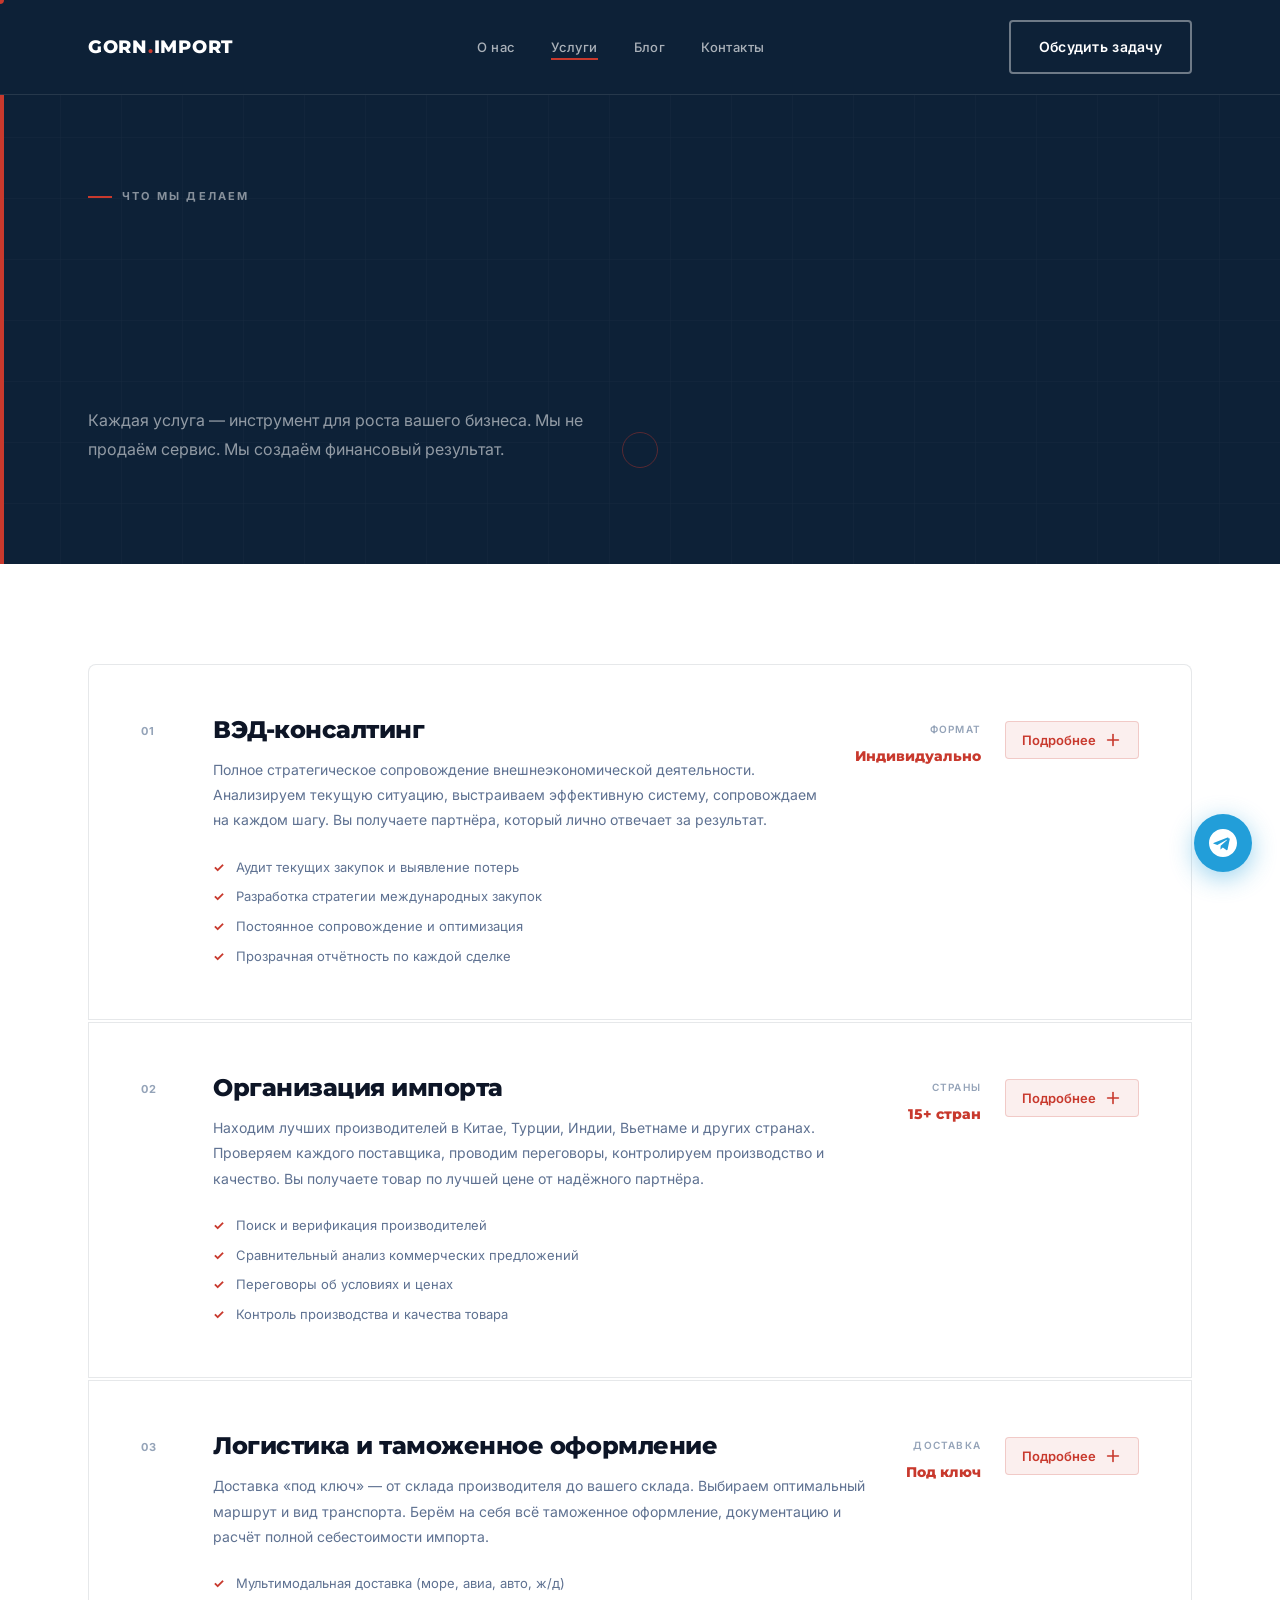
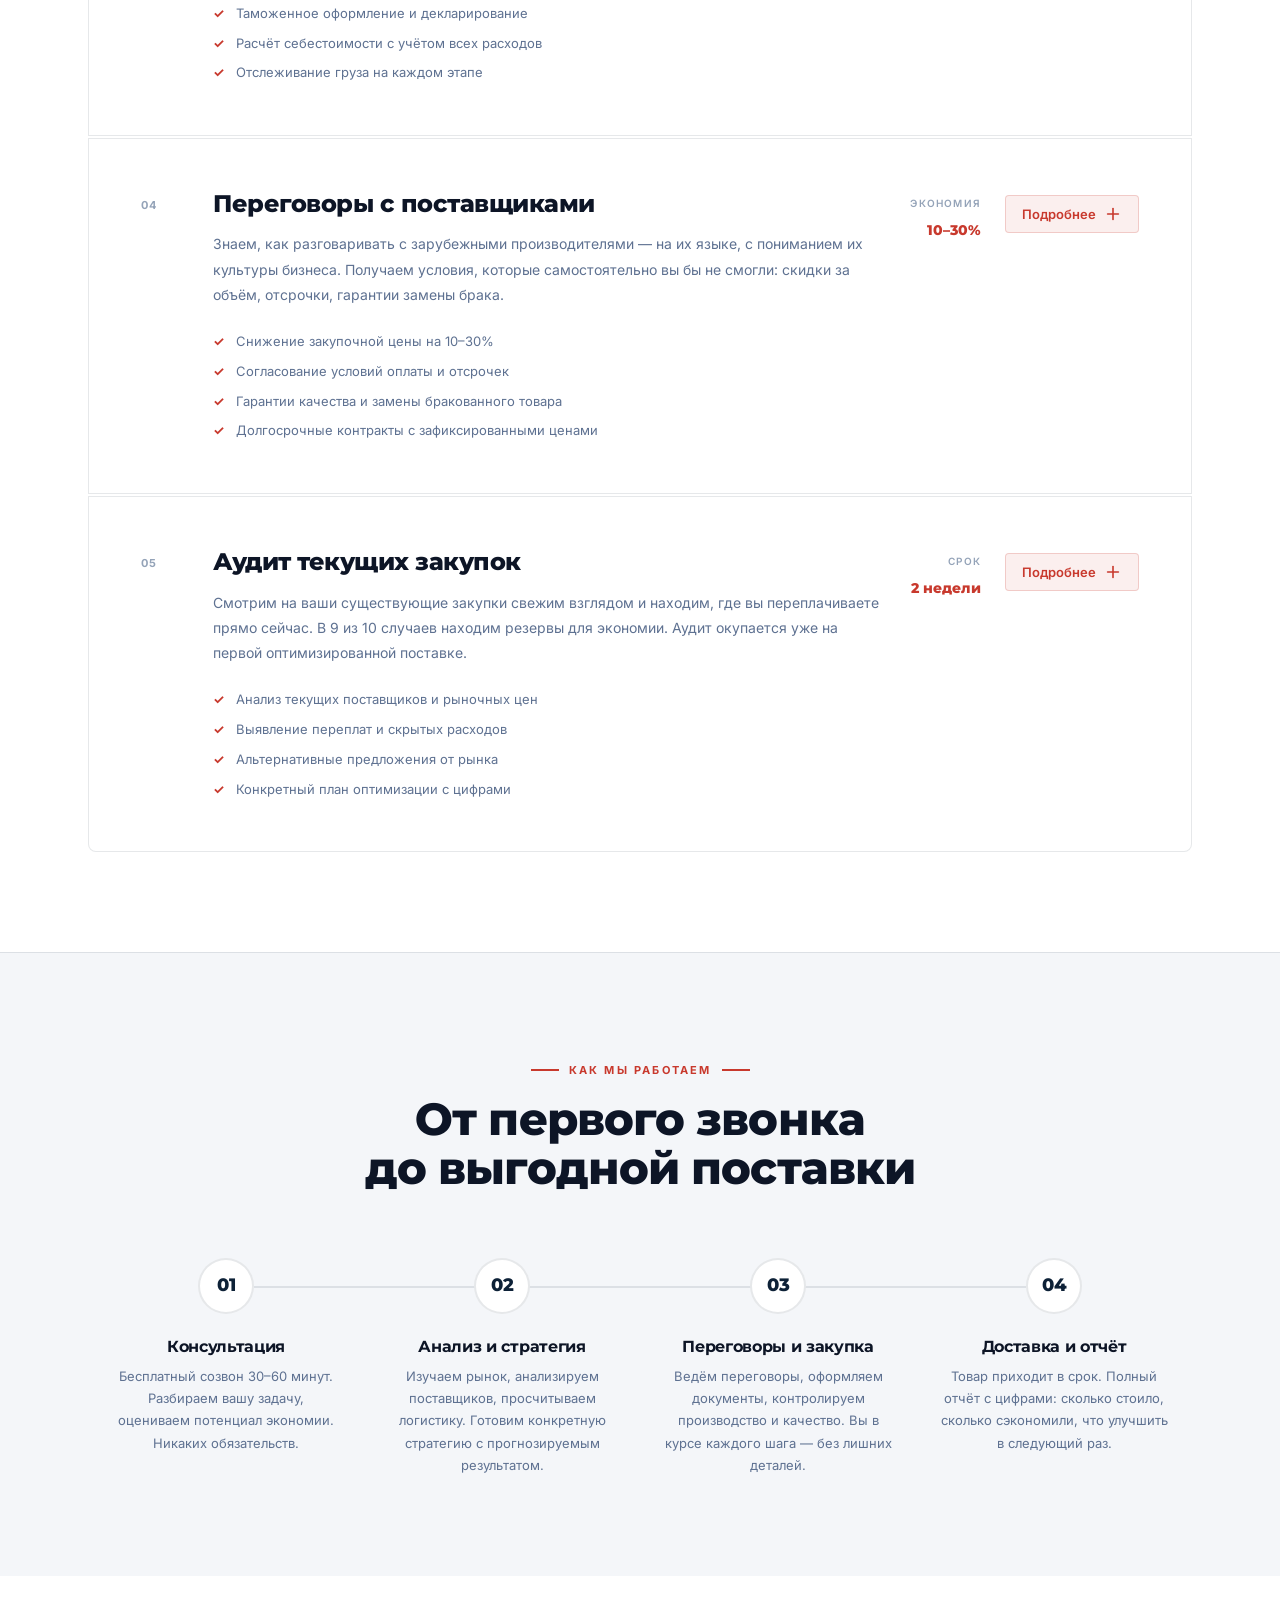
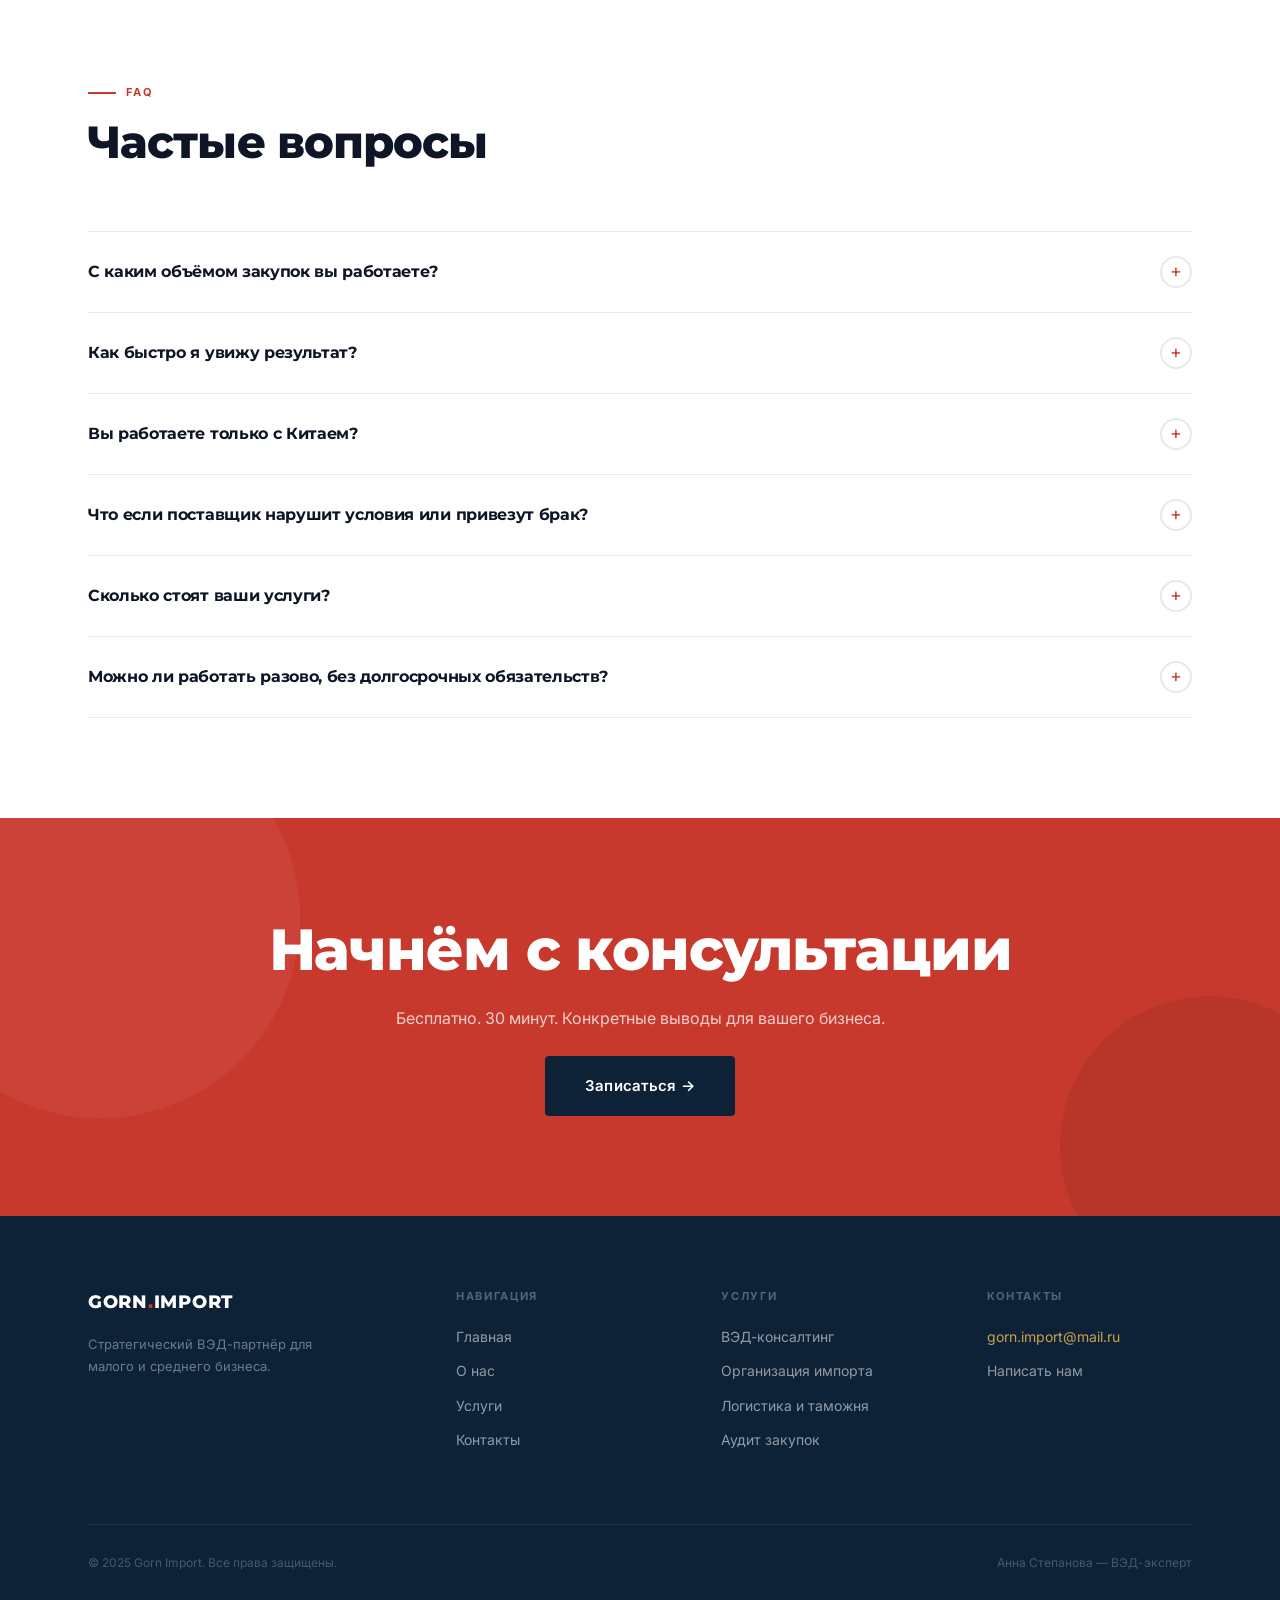
<file: services.html>
<!DOCTYPE html>
<html lang="ru">
<head>
  <meta charset="UTF-8">
  <meta name="viewport" content="width=device-width, initial-scale=1.0">
  <title>Услуги — Gorn Import</title>
  <meta name="description" content="ВЭД-консалтинг, организация импорта, логистика, переговоры с поставщиками, аудит закупок. Комплексные решения для вашего бизнеса.">
  <link rel="preconnect" href="https://fonts.googleapis.com">
  <link rel="preconnect" href="https://fonts.gstatic.com" crossorigin>
  <link href="https://fonts.googleapis.com/css2?family=Montserrat:wght@400;500;600;700;800;900&family=Inter:wght@300;400;500;600&display=swap" rel="stylesheet">
  <link rel="stylesheet" href="styles.css?v=6">
</head>
<body>

  <div class="page-reveal"></div>
  <div class="cursor" id="cursor"></div>
  <div class="cursor-follower" id="cursorFollower"></div>

  <div class="mobile-menu" id="mobileMenu">
    <a href="index.html">Главная</a>
    <a href="about.html">О нас</a>
    <a href="services.html">Услуги</a>
    <a href="contact.html">Контакты</a>
    <a href="mailto:gorn.import@mail.ru" class="mobile-menu__email">gorn.import@mail.ru</a>
  </div>

  <nav class="nav nav--dark" id="nav">
    <div class="nav__inner">
      <a href="index.html" class="nav__logo nav__logo--white">GORN<span>.</span>IMPORT</a>
      <div class="nav__links">
        <a href="about.html">О нас</a>
        <a href="services.html">Услуги</a>
        <a href="blog.html">Блог</a>
        <a href="contact.html">Контакты</a>
      </div>
      <a href="contact.html" class="btn btn--outline-white">Обсудить задачу</a>
      <button class="nav__burger" id="burger" aria-label="Меню">
        <span></span><span></span><span></span>
      </button>
    </div>
  </nav>

  <section class="page-hero">
    <div class="page-hero__pattern"></div>
    <div class="page-hero__red-bar"></div>
    <div class="container">
      <div class="page-hero__eyebrow reveal-up">
        <span class="page-hero__eyebrow-line"></span>
        Что мы делаем
      </div>
      <h1 class="page-hero__title">
        <div class="line"><span class="reveal-word">Услуги, которые</span></div>
        <div class="line"><span class="reveal-word" style="transition-delay:.15s">влияют на <span>прибыль</span></span></div>
      </h1>
      <p class="page-hero__sub reveal-up" style="--delay:.25s">
        Каждая услуга — инструмент для роста вашего бизнеса. Мы не продаём сервис. Мы создаём финансовый результат.
      </p>
    </div>
  </section>

  <!-- Services -->
  <section class="section">
    <div class="container">
      <div class="services-grid">

        <!-- 01 -->
        <div class="service-card service-card--expandable reveal-up">
          <div class="service-card__header">
            <span class="service-card__num">01</span>
            <div class="service-card__body">
              <h3>ВЭД-консалтинг</h3>
              <p>Полное стратегическое сопровождение внешнеэкономической деятельности. Анализируем текущую ситуацию, выстраиваем эффективную систему, сопровождаем на каждом шагу. Вы получаете партнёра, который лично отвечает за результат.</p>
              <div class="service-card__features">
                <span class="service-card__feature">Аудит текущих закупок и выявление потерь</span>
                <span class="service-card__feature">Разработка стратегии международных закупок</span>
                <span class="service-card__feature">Постоянное сопровождение и оптимизация</span>
                <span class="service-card__feature">Прозрачная отчётность по каждой сделке</span>
              </div>
            </div>
            <div class="service-card__price">
              <span class="service-card__price-label">Формат</span>
              <span class="service-card__price-val">Индивидуально</span>
            </div>
            <button class="service-card__toggle" aria-label="Подробнее">
              <span class="service-card__toggle-text">Подробнее</span>
              <svg viewBox="0 0 20 20" fill="none" width="18" height="18"><line x1="10" y1="4" x2="10" y2="16" stroke="currentColor" stroke-width="1.8" stroke-linecap="round" class="toggle-v"/><line x1="4" y1="10" x2="16" y2="10" stroke="currentColor" stroke-width="1.8" stroke-linecap="round"/></svg>
            </button>
          </div>
          <div class="service-card__expand">
            <div class="service-card__expand-inner">
              <div class="svc-detail-grid">
                <div class="svc-detail-col">
                  <h4 class="svc-detail-h">Как это работает</h4>
                  <ol class="svc-detail-steps">
                    <li><strong>Бесплатная консультация</strong> — разбираем вашу текущую ситуацию и цели. Даём первичную оценку потенциала экономии.</li>
                    <li><strong>ВЭД-аудит</strong> — анализируем все текущие поставки, поставщиков, маршруты. Находим, где вы теряете деньги прямо сейчас.</li>
                    <li><strong>Стратегия закупок</strong> — разрабатываем план оптимизации с конкретными цифрами: кто, откуда, по какой цене.</li>
                    <li><strong>Внедрение и сопровождение</strong> — ведём переговоры, выстраиваем процессы, контролируем каждую поставку. Вы занимаетесь бизнесом.</li>
                  </ol>
                </div>
                <div class="svc-detail-col">
                  <h4 class="svc-detail-h">Что вы получаете</h4>
                  <ul class="svc-detail-list">
                    <li>Снижение себестоимости закупок на <strong>до 25–30%</strong></li>
                    <li>Прозрачная структура расходов по каждой поставке</li>
                    <li>Готовая база проверенных поставщиков в 15+ странах</li>
                    <li>Отчёт с цифрами после каждой сделки</li>
                    <li>Личный контроль Анны Горн на всех этапах</li>
                  </ul>
                  <div class="svc-detail-case">
                    <div class="svc-detail-case__label">Пример результата</div>
                    <div class="svc-detail-case__metric">−28%</div>
                    <div class="svc-detail-case__text">к себестоимости у производителя мебели в Москве за 4 месяца сопровождения</div>
                  </div>
                </div>
              </div>
              <div class="svc-detail-cta">
                <a href="contact.html" class="btn btn--primary">Обсудить задачу →</a>
                <span class="svc-detail-cta__note">Первая консультация — бесплатно · Ответим за 2–4 часа</span>
              </div>
            </div>
          </div>
        </div>

        <!-- 02 -->
        <div class="service-card service-card--expandable reveal-up">
          <div class="service-card__header">
            <span class="service-card__num">02</span>
            <div class="service-card__body">
              <h3>Организация импорта</h3>
              <p>Находим лучших производителей в Китае, Турции, Индии, Вьетнаме и других странах. Проверяем каждого поставщика, проводим переговоры, контролируем производство и качество. Вы получаете товар по лучшей цене от надёжного партнёра.</p>
              <div class="service-card__features">
                <span class="service-card__feature">Поиск и верификация производителей</span>
                <span class="service-card__feature">Сравнительный анализ коммерческих предложений</span>
                <span class="service-card__feature">Переговоры об условиях и ценах</span>
                <span class="service-card__feature">Контроль производства и качества товара</span>
              </div>
            </div>
            <div class="service-card__price">
              <span class="service-card__price-label">Страны</span>
              <span class="service-card__price-val">15+ стран</span>
            </div>
            <button class="service-card__toggle" aria-label="Подробнее">
              <span class="service-card__toggle-text">Подробнее</span>
              <svg viewBox="0 0 20 20" fill="none" width="18" height="18"><line x1="10" y1="4" x2="10" y2="16" stroke="currentColor" stroke-width="1.8" stroke-linecap="round" class="toggle-v"/><line x1="4" y1="10" x2="16" y2="10" stroke="currentColor" stroke-width="1.8" stroke-linecap="round"/></svg>
            </button>
          </div>
          <div class="service-card__expand">
            <div class="service-card__expand-inner">
              <div class="svc-detail-grid">
                <div class="svc-detail-col">
                  <h4 class="svc-detail-h">Страны и рынки</h4>
                  <ul class="svc-detail-list">
                    <li><strong>Китай</strong> — широчайший ассортимент, лучшие цены на большинство категорий</li>
                    <li><strong>Турция</strong> — текстиль, строительство, металлопрокат, мебель</li>
                    <li><strong>Индия</strong> — фармацевтика, химия, текстиль, ремесленные товары</li>
                    <li><strong>Вьетнам, Корея</strong> — электроника, одежда, обувь</li>
                    <li><strong>Германия, Италия</strong> — оборудование, промышленные комплектующие</li>
                    <li><strong>ОАЭ</strong> — реэкспорт, параллельный импорт</li>
                  </ul>
                </div>
                <div class="svc-detail-col">
                  <h4 class="svc-detail-h">Почему безопасно</h4>
                  <ul class="svc-detail-list">
                    <li>Проверяем каждого поставщика через государственные реестры КНР (SAIC)</li>
                    <li>Заказываем образцы перед основной партией</li>
                    <li>Инспекция качества перед отгрузкой (pre-shipment)</li>
                    <li>Все условия и гарантии фиксируются в контракте</li>
                    <li>Личная ответственность за результат каждой поставки</li>
                  </ul>
                  <div class="svc-detail-case">
                    <div class="svc-detail-case__label">Пример результата</div>
                    <div class="svc-detail-case__metric">×2.3</div>
                    <div class="svc-detail-case__text">увеличение объёма закупок строительной компании из Краснодара при той же марже — за счёт прямого выхода на турецкий завод</div>
                  </div>
                </div>
              </div>
              <div class="svc-detail-cta">
                <a href="contact.html" class="btn btn--primary">Найти поставщика →</a>
                <span class="svc-detail-cta__note">Расскажите, что нужно найти — ответим в течение нескольких часов</span>
              </div>
            </div>
          </div>
        </div>

        <!-- 03 -->
        <div class="service-card service-card--expandable reveal-up">
          <div class="service-card__header">
            <span class="service-card__num">03</span>
            <div class="service-card__body">
              <h3>Логистика и таможенное оформление</h3>
              <p>Доставка «под ключ» — от склада производителя до вашего склада. Выбираем оптимальный маршрут и вид транспорта. Берём на себя всё таможенное оформление, документацию и расчёт полной себестоимости импорта.</p>
              <div class="service-card__features">
                <span class="service-card__feature">Мультимодальная доставка (море, авиа, авто, ж/д)</span>
                <span class="service-card__feature">Таможенное оформление и декларирование</span>
                <span class="service-card__feature">Расчёт себестоимости с учётом всех расходов</span>
                <span class="service-card__feature">Отслеживание груза на каждом этапе</span>
              </div>
            </div>
            <div class="service-card__price">
              <span class="service-card__price-label">Доставка</span>
              <span class="service-card__price-val">Под ключ</span>
            </div>
            <button class="service-card__toggle" aria-label="Подробнее">
              <span class="service-card__toggle-text">Подробнее</span>
              <svg viewBox="0 0 20 20" fill="none" width="18" height="18"><line x1="10" y1="4" x2="10" y2="16" stroke="currentColor" stroke-width="1.8" stroke-linecap="round" class="toggle-v"/><line x1="4" y1="10" x2="16" y2="10" stroke="currentColor" stroke-width="1.8" stroke-linecap="round"/></svg>
            </button>
          </div>
          <div class="service-card__expand">
            <div class="service-card__expand-inner">
              <div class="svc-detail-grid">
                <div class="svc-detail-col">
                  <h4 class="svc-detail-h">Маршруты доставки из Китая</h4>
                  <ul class="svc-detail-list">
                    <li><strong>Море → Владивосток</strong> — 25–35 дней, самый дешёвый для крупных партий</li>
                    <li><strong>Ж/д (КЧЖТ)</strong> — 18–25 дней, оптимально для средних объёмов</li>
                    <li><strong>Авто через Казахстан</strong> — 12–18 дней, гибкий маршрут</li>
                    <li><strong>Авиа</strong> — 3–7 дней, для срочных и дорогих грузов</li>
                  </ul>
                  <h4 class="svc-detail-h" style="margin-top:20px">Что входит в таможенное оформление</h4>
                  <ul class="svc-detail-list">
                    <li>Классификация товара по ТН ВЭД</li>
                    <li>Подготовка всех таможенных документов</li>
                    <li>Подача декларации и взаимодействие с ФТС</li>
                    <li>Уплата пошлин и НДС</li>
                    <li>Получение разрешительных документов</li>
                  </ul>
                </div>
                <div class="svc-detail-col">
                  <h4 class="svc-detail-h">Полная себестоимость = никаких сюрпризов</h4>
                  <p style="font-size:14px;color:var(--muted);line-height:1.7">Большинство поставщиков называют FOB-цену. Реальная стоимость на вашем складе — в 1.4–1.6 раза выше. Мы считаем всё заранее: фрахт, страховку, таможню, НДС, брокера, последнюю милю.</p>
                  <p style="font-size:14px;color:var(--muted);line-height:1.7;margin-top:12px">Вы получаете точную цифру <strong>до</strong> принятия решения о закупке — не после.</p>
                  <div class="svc-detail-case">
                    <div class="svc-detail-case__label">Наш результат</div>
                    <div class="svc-detail-case__metric">0</div>
                    <div class="svc-detail-case__text">задержанных или потерянных грузов за 10 лет работы — благодаря инспекции и выбору проверенных логистических партнёров</div>
                  </div>
                </div>
              </div>
              <div class="svc-detail-cta">
                <a href="contact.html" class="btn btn--primary">Рассчитать доставку →</a>
                <span class="svc-detail-cta__note">Скажите откуда, куда и что — посчитаем полную себестоимость</span>
              </div>
            </div>
          </div>
        </div>

        <!-- 04 -->
        <div class="service-card service-card--expandable reveal-up">
          <div class="service-card__header">
            <span class="service-card__num">04</span>
            <div class="service-card__body">
              <h3>Переговоры с поставщиками</h3>
              <p>Знаем, как разговаривать с зарубежными производителями — на их языке, с пониманием их культуры бизнеса. Получаем условия, которые самостоятельно вы бы не смогли: скидки за объём, отсрочки, гарантии замены брака.</p>
              <div class="service-card__features">
                <span class="service-card__feature">Снижение закупочной цены на 10–30%</span>
                <span class="service-card__feature">Согласование условий оплаты и отсрочек</span>
                <span class="service-card__feature">Гарантии качества и замены бракованного товара</span>
                <span class="service-card__feature">Долгосрочные контракты с зафиксированными ценами</span>
              </div>
            </div>
            <div class="service-card__price">
              <span class="service-card__price-label">Экономия</span>
              <span class="service-card__price-val">10–30%</span>
            </div>
            <button class="service-card__toggle" aria-label="Подробнее">
              <span class="service-card__toggle-text">Подробнее</span>
              <svg viewBox="0 0 20 20" fill="none" width="18" height="18"><line x1="10" y1="4" x2="10" y2="16" stroke="currentColor" stroke-width="1.8" stroke-linecap="round" class="toggle-v"/><line x1="4" y1="10" x2="16" y2="10" stroke="currentColor" stroke-width="1.8" stroke-linecap="round"/></svg>
            </button>
          </div>
          <div class="service-card__expand">
            <div class="service-card__expand-inner">
              <div class="svc-detail-grid">
                <div class="svc-detail-col">
                  <h4 class="svc-detail-h">Почему мы переговариваемся лучше</h4>
                  <ul class="svc-detail-list">
                    <li>10 лет работы с китайскими, турецкими и индийскими заводами — знаем их логику и красные линии</li>
                    <li>Понимание культуры бизнеса: как торговаться в Китае и как — в Турции, это разные подходы</li>
                    <li>Личные связи с производителями в 15 странах — нас знают и уважают</li>
                    <li>Объём портфеля клиентов = рычаг давления на поставщика</li>
                  </ul>
                </div>
                <div class="svc-detail-col">
                  <h4 class="svc-detail-h">Что реально можно получить</h4>
                  <ul class="svc-detail-list">
                    <li>Снижение закупочной цены на <strong>10–30%</strong> от первоначального предложения</li>
                    <li>Отсрочка платежа <strong>30–90 дней</strong> (вместо 100% предоплаты)</li>
                    <li>Бесплатная замена брака или денежная компенсация</li>
                    <li>Фиксированная цена на 6–12 месяцев при росте рынка</li>
                    <li>Приоритет в производственном графике в горячий сезон</li>
                  </ul>
                  <div class="svc-detail-case">
                    <div class="svc-detail-case__label">Реальный пример</div>
                    <div class="svc-detail-case__metric">+35%</div>
                    <div class="svc-detail-case__text">рост маржинальности интернет-магазина электроники после переговоров и выхода на прямых поставщиков в Корее и Вьетнаме</div>
                  </div>
                </div>
              </div>
              <div class="svc-detail-cta">
                <a href="contact.html" class="btn btn--primary">Получить лучшие условия →</a>
                <span class="svc-detail-cta__note">Расскажите о ваших текущих условиях — покажем, где можно улучшить</span>
              </div>
            </div>
          </div>
        </div>

        <!-- 05 -->
        <div class="service-card service-card--expandable reveal-up">
          <div class="service-card__header">
            <span class="service-card__num">05</span>
            <div class="service-card__body">
              <h3>Аудит текущих закупок</h3>
              <p>Смотрим на ваши существующие закупки свежим взглядом и находим, где вы переплачиваете прямо сейчас. В 9 из 10 случаев находим резервы для экономии. Аудит окупается уже на первой оптимизированной поставке.</p>
              <div class="service-card__features">
                <span class="service-card__feature">Анализ текущих поставщиков и рыночных цен</span>
                <span class="service-card__feature">Выявление переплат и скрытых расходов</span>
                <span class="service-card__feature">Альтернативные предложения от рынка</span>
                <span class="service-card__feature">Конкретный план оптимизации с цифрами</span>
              </div>
            </div>
            <div class="service-card__price">
              <span class="service-card__price-label">Срок</span>
              <span class="service-card__price-val">2 недели</span>
            </div>
            <button class="service-card__toggle" aria-label="Подробнее">
              <span class="service-card__toggle-text">Подробнее</span>
              <svg viewBox="0 0 20 20" fill="none" width="18" height="18"><line x1="10" y1="4" x2="10" y2="16" stroke="currentColor" stroke-width="1.8" stroke-linecap="round" class="toggle-v"/><line x1="4" y1="10" x2="16" y2="10" stroke="currentColor" stroke-width="1.8" stroke-linecap="round"/></svg>
            </button>
          </div>
          <div class="service-card__expand">
            <div class="service-card__expand-inner">
              <div class="svc-detail-grid">
                <div class="svc-detail-col">
                  <h4 class="svc-detail-h">Как проходит аудит</h4>
                  <ol class="svc-detail-steps">
                    <li><strong>Вы передаёте данные</strong> — список поставщиков, цены, объёмы, маршруты доставки. Всё конфиденциально.</li>
                    <li><strong>Мы анализируем</strong> — сравниваем с актуальными рыночными ценами в 15 странах. Выявляем переплаты.</li>
                    <li><strong>Находим альтернативы</strong> — конкретные поставщики с лучшими условиями под ваш товар.</li>
                    <li><strong>Выдаём отчёт</strong> — где теряете деньги, сколько, как исправить. Конкретные цифры, не общие слова.</li>
                  </ol>
                </div>
                <div class="svc-detail-col">
                  <h4 class="svc-detail-h">Что находим в 9 из 10 случаев</h4>
                  <ul class="svc-detail-list">
                    <li>Переплата посредникам: вы думаете, что работаете с заводом — на самом деле нет</li>
                    <li>Устаревшая цена: рынок изменился, а вы всё ещё платите по старым договорам</li>
                    <li>Неоптимальный маршрут: тот же товар, но доставка дешевле другим путём</li>
                    <li>Скрытые расходы: таможенная классификация, неверные ставки пошлин</li>
                    <li>Ошибки в условиях контракта, которые стоят денег при браке</li>
                  </ul>
                  <div class="svc-detail-case">
                    <div class="svc-detail-case__label">Средний результат</div>
                    <div class="svc-detail-case__metric">30%</div>
                    <div class="svc-detail-case__text">потенциальной экономии находим в среднем по каждому аудиту. Аудит окупается уже на первой оптимизированной поставке.</div>
                  </div>
                </div>
              </div>
              <div class="svc-detail-cta">
                <a href="contact.html" class="btn btn--primary">Заказать аудит →</a>
                <span class="svc-detail-cta__note">Срок — 2 недели · Первая консультация по аудиту бесплатна</span>
              </div>
            </div>
          </div>
        </div>

      </div>
    </div>
  </section>

  <!-- Process -->
  <section class="process">
    <div class="container">
      <div class="section-header section-header--center">
        <div class="section-eyebrow reveal-up" style="justify-content:center">
          <span class="section-eyebrow-line"></span>Как мы работаем<span class="section-eyebrow-line"></span>
        </div>
        <h2 class="section-title reveal-up" style="--delay:.08s">От первого звонка<br>до выгодной поставки</h2>
      </div>
      <div class="process__steps">
        <div class="process__step reveal-up">
          <div class="process__step-icon">01</div>
          <h4>Консультация</h4>
          <p>Бесплатный созвон 30–60 минут. Разбираем вашу задачу, оцениваем потенциал экономии. Никаких обязательств.</p>
        </div>
        <div class="process__step reveal-up" style="--delay:.1s">
          <div class="process__step-icon">02</div>
          <h4>Анализ и стратегия</h4>
          <p>Изучаем рынок, анализируем поставщиков, просчитываем логистику. Готовим конкретную стратегию с прогнозируемым результатом.</p>
        </div>
        <div class="process__step reveal-up" style="--delay:.2s">
          <div class="process__step-icon">03</div>
          <h4>Переговоры и закупка</h4>
          <p>Ведём переговоры, оформляем документы, контролируем производство и качество. Вы в курсе каждого шага — без лишних деталей.</p>
        </div>
        <div class="process__step reveal-up" style="--delay:.3s">
          <div class="process__step-icon">04</div>
          <h4>Доставка и отчёт</h4>
          <p>Товар приходит в срок. Полный отчёт с цифрами: сколько стоило, сколько сэкономили, что улучшить в следующий раз.</p>
        </div>
      </div>
    </div>
  </section>

  <!-- FAQ -->
  <section class="section">
    <div class="container">
      <div class="section-header">
        <div class="section-eyebrow reveal-up"><span class="section-eyebrow-line"></span>FAQ</div>
        <h2 class="section-title reveal-up" style="--delay:.08s">Частые вопросы</h2>
      </div>
      <div class="faq__list">
        <div class="faq__item">
          <div class="faq__question">
            <h4>С каким объёмом закупок вы работаете?</h4>
            <span class="faq__icon">+</span>
          </div>
          <div class="faq__answer">
            <div class="faq__answer-inner">Работаем с бизнесом от малого до среднего. Минимальный порог — закупки от 500 000 ₽ в год. При таком объёме оптимизация даёт ощутимый финансовый результат. Если объём меньше — посоветуем, что сделать самостоятельно.</div>
          </div>
        </div>
        <div class="faq__item">
          <div class="faq__question">
            <h4>Как быстро я увижу результат?</h4>
            <span class="faq__icon">+</span>
          </div>
          <div class="faq__answer">
            <div class="faq__answer-inner">Первый результат — уже после аудита (1–2 недели): вы увидите конкретные цифры потенциальной экономии. По первой оптимизированной поставке — обычно 4–8 недель в зависимости от товара и страны.</div>
          </div>
        </div>
        <div class="faq__item">
          <div class="faq__question">
            <h4>Вы работаете только с Китаем?</h4>
            <span class="faq__icon">+</span>
          </div>
          <div class="faq__answer">
            <div class="faq__answer-inner">Нет. Есть проверенные партнёры в 15+ странах: Китай, Турция, Индия, Япония, Германия, Италия, Польша, ОАЭ и другие. Выбираем страну исходя из вашего товара, требований к качеству и бюджета.</div>
          </div>
        </div>
        <div class="faq__item">
          <div class="faq__question">
            <h4>Что если поставщик нарушит условия или привезут брак?</h4>
            <span class="faq__icon">+</span>
          </div>
          <div class="faq__answer">
            <div class="faq__answer-inner">Прописываем гарантии в контракте и контролируем качество ещё на производстве. Если брак попал в партию — добиваемся компенсации или замены. Это наша ответственность, не ваша.</div>
          </div>
        </div>
        <div class="faq__item">
          <div class="faq__question">
            <h4>Сколько стоят ваши услуги?</h4>
            <span class="faq__icon">+</span>
          </div>
          <div class="faq__answer">
            <div class="faq__answer-inner">Стоимость зависит от объёма и сложности задачи. Работаем по двум моделям: фиксированная комиссия от суммы закупки или пакет «под ключ». В большинстве случаев вознаграждение перекрывается экономией уже на первой поставке.</div>
          </div>
        </div>
        <div class="faq__item">
          <div class="faq__question">
            <h4>Можно ли работать разово, без долгосрочных обязательств?</h4>
            <span class="faq__icon">+</span>
          </div>
          <div class="faq__answer">
            <div class="faq__answer-inner">Да. Работаем как под разовые задачи (аудит или одна поставка), так и на постоянной основе. Большинство клиентов, начинавших с разовой задачи, переходят на постоянное сотрудничество — потому что видят результат.</div>
          </div>
        </div>
      </div>
    </div>
  </section>

  <section class="cta-banner">
    <div class="container">
      <div class="cta-banner__inner">
        <h2 class="cta-banner__title reveal-up">Начнём с консультации</h2>
        <p class="cta-banner__sub reveal-up" style="--delay:.1s">Бесплатно. 30 минут. Конкретные выводы для вашего бизнеса.</p>
        <a href="contact.html" class="btn btn--navy btn--large reveal-up" style="--delay:.2s">Записаться →</a>
      </div>
    </div>
  </section>

  <footer class="footer">
    <div class="container">
      <div class="footer__inner">
        <div class="footer__brand">
          <a href="index.html" class="nav__logo nav__logo--white">GORN<span>.</span>IMPORT</a>
          <p>Стратегический ВЭД-партнёр для малого и среднего бизнеса.</p>
        </div>
        <div class="footer__col">
          <h5>Навигация</h5>
          <a href="index.html">Главная</a>
          <a href="about.html">О нас</a>
          <a href="services.html">Услуги</a>
          <a href="contact.html">Контакты</a>
        </div>
        <div class="footer__col">
          <h5>Услуги</h5>
          <a href="services.html">ВЭД-консалтинг</a>
          <a href="services.html">Организация импорта</a>
          <a href="services.html">Логистика и таможня</a>
          <a href="services.html">Аудит закупок</a>
        </div>
        <div class="footer__col">
          <h5>Контакты</h5>
          <a href="mailto:gorn.import@mail.ru" class="accent">gorn.import@mail.ru</a>
          <a href="contact.html">Написать нам</a>
        </div>
      </div>
      <div class="footer__bottom">
        <span>© 2025 Gorn Import. Все права защищены.</span>
        <span>Анна Степанова — ВЭД-эксперт</span>
      </div>
    </div>
  </footer>

  <script src="main.js?v=6"></script>
</body>
</html>
</file>
<file: styles.css>
/* ============================
   GORN.IMPORT — Corporate Pro
   ============================ */

*, *::before, *::after { box-sizing: border-box; margin: 0; padding: 0; }

:root {
  --navy:       #0D2137;
  --navy-mid:   #163352;
  --navy-light: #1E4370;
  --red:        #C8392D;
  --red-dim:    rgba(200, 57, 45, 0.08);
  --gold:       #C9A24A;
  --bg:         #FFFFFF;
  --surface:    #F4F6F9;
  --surface2:   #E8EDF3;
  --text:       #0D1526;
  --muted:      #5E7191;
  --muted2:     #94A3B8;
  --border:     rgba(13, 33, 55, 0.1);
  --border2:    rgba(13, 33, 55, 0.06);
  --font-h:     'Montserrat', sans-serif;
  --font-b:     'Inter', sans-serif;
  --ease:       cubic-bezier(0.25, 1, 0.5, 1);
}

html { scroll-behavior: smooth; }

body {
  background: var(--bg);
  color: var(--text);
  font-family: var(--font-b);
  font-size: 16px;
  line-height: 1.6;
  overflow-x: hidden;
  cursor: none;
}
body.no-scroll { overflow: hidden; }

/* ===== CURSOR ===== */
.cursor {
  position: fixed; width: 8px; height: 8px;
  background: var(--red); border-radius: 50%;
  pointer-events: none; z-index: 9999;
  transform: translate(-50%,-50%);
  transition: width .3s var(--ease), height .3s var(--ease);
}
.cursor-follower {
  position: fixed; width: 36px; height: 36px;
  border: 1.5px solid rgba(200,57,45,0.4); border-radius: 50%;
  pointer-events: none; z-index: 9998;
  transform: translate(-50%,-50%);
  transition: width .4s var(--ease), height .4s var(--ease), border-color .3s;
}
.cursor.hovered { width: 14px; height: 14px; }
.cursor-follower.hovered { width: 60px; height: 60px; border-color: rgba(200,57,45,.7); }
.cursor.clicking { transform: translate(-50%,-50%) scale(0.7); }

/* ===== PAGE REVEAL ===== */
.page-reveal {
  position: fixed; inset: 0; background: var(--navy);
  z-index: 8000; transform-origin: bottom; transform: scaleY(1);
  transition: transform .7s var(--ease);
  display: flex; align-items: center; justify-content: center;
}
.page-reveal.done { transform: scaleY(0); transform-origin: top; }
.page-reveal__logo {
  font-family: var(--font-h);
  font-size: 22px;
  font-weight: 900;
  letter-spacing: .12em;
  color: var(--red);
  opacity: 0;
  animation: logoFadeIn .35s ease .1s forwards;
}
.page-reveal__logo span { color: var(--red); opacity: .5; }
@keyframes logoFadeIn {
  from { opacity: 0; transform: scale(.94); }
  to   { opacity: 1; transform: scale(1); }
}

/* ===== BASE ===== */
h1,h2,h3,h4 { font-family: var(--font-h); line-height: 1.1; letter-spacing: -.02em; }
a { color: inherit; text-decoration: none; }

/* ===== BUTTONS ===== */
.btn {
  display: inline-flex; align-items: center; gap: 10px;
  padding: 14px 28px; border-radius: 4px;
  font-family: var(--font-b); font-weight: 600; font-size: 14px;
  transition: all .3s var(--ease); cursor: none; border: none; outline: none;
  letter-spacing: .02em;
}
.btn--primary { background: var(--red); color: #fff; }
.btn--primary:hover { background: #a82e23; transform: translateY(-2px); box-shadow: 0 8px 24px rgba(200,57,45,.3); }
.btn--navy { background: var(--navy); color: #fff; }
.btn--navy:hover { background: var(--navy-mid); transform: translateY(-2px); box-shadow: 0 8px 24px rgba(13,33,55,.25); }
.btn--outline { border: 2px solid var(--navy); color: var(--navy); background: transparent; }
.btn--outline:hover { background: var(--navy); color: #fff; }
.btn--outline-white { border: 2px solid rgba(255,255,255,.4); color: #fff; background: transparent; }
.btn--outline-white:hover { border-color: #fff; background: rgba(255,255,255,.1); }
.btn--large { padding: 18px 40px; font-size: 15px; }

/* ===== LAYOUT ===== */
.container { max-width: 1200px; margin: 0 auto; padding: 0 48px; }
.section { padding: 100px 0; }
.section--navy { background: var(--navy); color: #fff; }
.section--surface { background: var(--surface); }
.accent-red { color: var(--red); }
.accent-gold { color: var(--gold); }

/* ===== NAV ===== */
.nav {
  position: fixed; top: 0; left: 0; right: 0; z-index: 100;
  padding: 20px 0; background: transparent;
  transition: background .4s, backdrop-filter .4s, border-color .4s, padding .3s, box-shadow .4s;
  border-bottom: 1px solid transparent;
}
.nav.scrolled {
  background: rgba(255,255,255,.96); backdrop-filter: blur(20px);
  border-color: var(--border); padding: 14px 0;
  box-shadow: 0 2px 20px rgba(13,33,55,.08);
}
.nav.nav--dark { background: var(--navy); border-color: rgba(255,255,255,.1); }
.nav.nav--dark .nav__links a { color: rgba(255,255,255,.65); }
.nav.nav--dark .nav__links a:hover { color: #fff; }
.nav.nav--dark .nav__logo { color: #fff; }
.nav.nav--dark.scrolled {
  background: rgba(255,255,255,.97);
  border-color: var(--border);
}
.nav.nav--dark.scrolled .nav__logo { color: var(--navy); }
.nav.nav--dark.scrolled .nav__links a { color: var(--muted); }
.nav.nav--dark.scrolled .nav__links a:hover { color: var(--text); }
.nav.nav--dark.scrolled .nav__burger span { background: var(--navy); }
.nav.nav--dark.scrolled .btn--outline-white {
  border-color: var(--border);
  color: var(--navy);
}
.nav.nav--dark.scrolled .btn--outline-white:hover {
  background: var(--navy);
  color: #fff;
  border-color: var(--navy);
}

.nav__inner {
  max-width: 1200px; margin: 0 auto; padding: 0 48px;
  display: flex; align-items: center; justify-content: space-between; gap: 40px;
}
.nav__logo { font-family: var(--font-h); font-weight: 800; font-size: 18px; letter-spacing: .04em; color: var(--navy); flex-shrink: 0; }
.nav__logo span { color: var(--red); }
.nav__logo--white { color: #fff; }
.nav__links { display: flex; gap: 36px; }
.nav__links a { font-size: 13px; font-weight: 500; color: var(--muted); letter-spacing: .03em; transition: color .3s; position: relative; }
.nav__links a::after { content:''; position:absolute; bottom:-2px; left:0; right:0; height:2px; background:var(--red); transform:scaleX(0); transform-origin:left; transition:transform .3s var(--ease); }
.nav__links a:hover, .nav__links a.active { color: var(--text); }
.nav__links a:hover::after, .nav__links a.active::after { transform: scaleX(1); }

.nav__burger { display:none; flex-direction:column; gap:5px; cursor:none; background:none; border:none; padding:4px; }
.nav__burger span { display:block; width:22px; height:2px; background:currentColor; transition:all .4s var(--ease); transform-origin:center; }
.nav__burger.open span:nth-child(1) { transform: rotate(45deg) translate(5px,5px); }
.nav__burger.open span:nth-child(2) { opacity:0; transform:scaleX(0); }
.nav__burger.open span:nth-child(3) { transform: rotate(-45deg) translate(5px,-5px); }

.mobile-menu {
  position:fixed; inset:0; background:var(--navy); z-index:90;
  display:flex; flex-direction:column; justify-content:center; align-items:center; gap:36px;
  opacity:0; pointer-events:none; transition:opacity .4s var(--ease);
}
.mobile-menu.open { opacity:1; pointer-events:all; }
.mobile-menu a { font-family:var(--font-h); font-size:clamp(28px,8vw,56px); font-weight:800; color:rgba(255,255,255,.45); transition:color .3s; }
.mobile-menu a:hover { color:#fff; }
.mobile-menu__email { font-family:var(--font-b) !important; font-size:14px !important; font-weight:400 !important; color:var(--muted2) !important; margin-top:8px; }

/* ===== HERO ===== */
.hero {
  background: var(--navy);
  min-height: 100vh; display:flex; flex-direction:column; justify-content:center;
  padding-top: 88px; position:relative; overflow:hidden; color:#fff;
}
.hero__pattern {
  position:absolute; inset:0; pointer-events:none; opacity:.04;
  background-image: repeating-linear-gradient(0deg, transparent, transparent 60px, rgba(255,255,255,.5) 60px, rgba(255,255,255,.5) 61px),
    repeating-linear-gradient(90deg, transparent, transparent 60px, rgba(255,255,255,.5) 60px, rgba(255,255,255,.5) 61px);
}
.hero__red-bar { position:absolute; top:0; left:0; bottom:0; width:4px; background: var(--red); }
.hero__inner {
  max-width:1200px; margin:0 auto; padding:80px 48px;
  display:grid; grid-template-columns:1fr 440px; gap:80px; align-items:center; width:100%;
}
.hero__tag {
  display:inline-flex; align-items:center; gap:10px;
  background:rgba(200,57,45,.15); border:1px solid rgba(200,57,45,.3);
  padding:7px 16px; border-radius:4px; margin-bottom:32px;
  font-size:11px; font-weight:600; letter-spacing:.18em; text-transform:uppercase; color:rgba(255,255,255,.8);
}
.hero__tag-dot { width:6px; height:6px; background:var(--red); border-radius:50%; animation:blink 2s infinite; }
@keyframes blink { 0%,100%{opacity:1} 50%{opacity:.3} }
.hero__title { font-size:clamp(40px,5vw,72px); font-weight:800; line-height:1.06; margin-bottom:28px; }
.hero__title span { color:var(--red); }
.hero__sub { font-size:16px; color:rgba(255,255,255,.65); max-width:480px; margin-bottom:44px; line-height:1.75; }
.hero__actions { display:flex; gap:16px; flex-wrap:wrap; align-items:center; }
.hero__scroll { position:absolute; bottom:36px; left:50%; transform:translateX(-50%); display:flex; flex-direction:column; align-items:center; gap:10px; color:rgba(255,255,255,.3); font-size:10px; letter-spacing:.18em; text-transform:uppercase; }
.hero__scroll-line { width:1px; height:50px; background:linear-gradient(to bottom, rgba(255,255,255,.4), transparent); animation:scrollPulse 2.5s infinite; }
@keyframes scrollPulse { 0%,100%{opacity:.4} 50%{opacity:1} }

/* Hero photo */
.hero__photo { position:relative; }
.hero__photo-frame {
  position:relative; border-radius:4px; overflow:hidden;
  border:1px solid rgba(255,255,255,.1);
  box-shadow: 0 32px 80px rgba(0,0,0,.4);
}
.hero__photo-frame img { width:100%; display:block; aspect-ratio:3/4; object-fit:cover; object-position:top center; }
.hero__photo-placeholder {
  width:100%; aspect-ratio:3/4; background:var(--navy-mid);
  display:flex; flex-direction:column; align-items:center; justify-content:center;
  gap:16px; color:rgba(255,255,255,.2);
}
.hero__photo-placeholder-letters { font-family:var(--font-h); font-size:72px; font-weight:800; letter-spacing:.1em; }
.hero__photo-placeholder-text { font-size:12px; letter-spacing:.15em; text-transform:uppercase; }
.hero__photo-badge {
  position:absolute; bottom:-20px; left:-20px;
  background:var(--red); color:#fff; border-radius:4px;
  padding:16px 20px; min-width:180px;
  box-shadow: 0 8px 32px rgba(200,57,45,.4);
}
.hero__photo-badge-num { font-family:var(--font-h); font-size:36px; font-weight:800; line-height:1; }
.hero__photo-badge-text { font-size:12px; color:rgba(255,255,255,.75); margin-top:2px; line-height:1.4; }
.hero__photo-badge2 {
  position:absolute; top:-20px; right:-20px;
  background:#fff; color:var(--navy); border-radius:4px;
  padding:16px 20px;
  box-shadow: 0 8px 32px rgba(0,0,0,.15);
}
.hero__photo-badge2-num { font-family:var(--font-h); font-size:28px; font-weight:800; line-height:1; color:var(--navy); }
.hero__photo-badge2-text { font-size:11px; color:var(--muted); margin-top:2px; line-height:1.4; }

/* ===== TRUST BAR ===== */
.trust-bar {
  background: var(--surface); border-top:1px solid var(--border); border-bottom:1px solid var(--border);
  padding:28px 0;
}
.trust-bar__inner {
  max-width:1200px; margin:0 auto; padding:0 48px;
  display:flex; align-items:center; gap:48px; flex-wrap:wrap;
}
.trust-bar__label { font-size:11px; font-weight:600; letter-spacing:.15em; text-transform:uppercase; color:var(--muted2); white-space:nowrap; }
.trust-bar__items { display:flex; gap:40px; flex-wrap:wrap; align-items:center; flex:1; }
.trust-bar__item { font-size:13px; font-weight:600; color:var(--muted); transition:color .3s; }
.trust-bar__item:hover { color:var(--text); }
.trust-bar__sep { color:var(--border); font-size:20px; }

/* ===== MARQUEE ===== */
.marquee { padding:14px 0; border-top:1px solid var(--border); border-bottom:1px solid var(--border); overflow:hidden; background:var(--surface); }
.marquee__track { display:flex; }
.marquee__content { display:flex; gap:48px; align-items:center; animation:marqueeScroll 35s linear infinite; white-space:nowrap; flex-shrink:0; padding-right:48px; font-size:11px; font-weight:600; color:var(--muted2); text-transform:uppercase; letter-spacing:.15em; }
.marquee__content .dot { color:var(--red); font-size:14px; }
.marquee__track:hover .marquee__content { animation-play-state:paused; }
@keyframes marqueeScroll { from{transform:translateX(0)} to{transform:translateX(-50%)} }

/* ===== SECTION HEADERS ===== */
.section-header { margin-bottom:64px; }
.section-header--center { text-align:center; }
.section-eyebrow {
  display:inline-flex; align-items:center; gap:10px; margin-bottom:16px;
  font-size:11px; font-weight:700; letter-spacing:.2em; text-transform:uppercase; color:var(--red);
}
.section-eyebrow-line { width:28px; height:2px; background:var(--red); }
.section-title { font-size:clamp(28px,3.5vw,48px); font-weight:800; margin-bottom:16px; }
.section-sub { font-size:15px; color:var(--muted); max-width:560px; line-height:1.75; }
.section-header--center .section-sub { margin:0 auto; }
.section-header--light .section-title { color:#fff; }
.section-header--light .section-sub { color:rgba(255,255,255,.6); }
.section-header--light .section-eyebrow { color:var(--gold); }
.section-header--light .section-eyebrow-line { background:var(--gold); }

/* ===== BENEFITS ===== */
.benefits__grid { display:grid; grid-template-columns:repeat(3,1fr); gap:24px; }
.benefit-card {
  padding:40px 36px; border:1px solid var(--border); border-radius:8px;
  background:var(--bg); position:relative; overflow:hidden;
  transition:transform .3s var(--ease), box-shadow .3s var(--ease), border-color .3s;
}
.benefit-card:hover { transform:translateY(-4px); box-shadow:0 16px 48px rgba(13,33,55,.1); border-color:var(--red); }
.benefit-card__accent { position:absolute; top:0; left:0; right:0; height:3px; background:var(--red); transform:scaleX(0); transform-origin:left; transition:transform .4s var(--ease); }
.benefit-card:hover .benefit-card__accent { transform:scaleX(1); }
.benefit-card__num { font-size:11px; font-weight:700; color:var(--muted2); letter-spacing:.1em; margin-bottom:32px; }
.benefit-card__icon { font-size:32px; margin-bottom:18px; display:block; }
.benefit-card h3 { font-size:17px; font-weight:700; margin-bottom:12px; line-height:1.3; }
.benefit-card p { font-size:13px; color:var(--muted); line-height:1.75; }

/* ===== ABOUT SPLIT ===== */
.about-split { display:grid; grid-template-columns:1fr 1fr; gap:80px; align-items:start; }
.about-split__photo { position:relative; }
.about-split__photo-frame {
  border-radius:4px; overflow:hidden; position:relative;
  box-shadow: 0 20px 60px rgba(13,33,55,.12);
}
.about-split__photo-frame img { width:100%; display:block; aspect-ratio:3/4; object-fit:cover; object-position:top center; }
.about-split__photo-placeholder {
  width:100%; aspect-ratio:3/4; background:var(--surface2);
  display:flex; flex-direction:column; align-items:center; justify-content:center;
  gap:12px; color:var(--muted2);
}
.about-split__photo-placeholder-letters { font-family:var(--font-h); font-size:80px; font-weight:800; color:var(--border); }
.about-split__photo-badge {
  position:absolute; bottom:24px; right:-24px;
  background:var(--red); color:#fff; border-radius:4px; padding:18px 22px;
  box-shadow: 0 8px 24px rgba(200,57,45,.3);
}
.about-split__photo-badge-num { font-family:var(--font-h); font-size:32px; font-weight:800; }
.about-split__photo-badge-text { font-size:11px; color:rgba(255,255,255,.75); line-height:1.4; margin-top:2px; }
.about-split__tag { display:inline-flex; align-items:center; gap:8px; margin-bottom:16px; font-size:11px; font-weight:700; letter-spacing:.18em; text-transform:uppercase; color:var(--red); }
.about-split__name { font-size:clamp(28px,3vw,40px); font-weight:800; margin-bottom:6px; }
.about-split__role { font-size:14px; color:var(--muted); margin-bottom:28px; padding-bottom:28px; border-bottom:1px solid var(--border); }
.about-split__text p { font-size:15px; color:var(--muted); line-height:1.85; margin-bottom:20px; }
.about-split__text p strong { color:var(--text); }
.about-split__creds { margin-top:36px; display:flex; flex-direction:column; gap:12px; }
.about-split__cred { display:flex; gap:14px; align-items:flex-start; padding:16px 18px; border:1px solid var(--border); border-radius:6px; transition:border-color .3s, background .3s; }
.about-split__cred:hover { border-color:var(--red); background:var(--red-dim); }
.about-split__cred-icon { color:var(--red); font-size:16px; flex-shrink:0; margin-top:2px; }
.about-split__cred-text h4 { font-size:13px; font-weight:700; margin-bottom:3px; }
.about-split__cred-text p { font-size:12px; color:var(--muted); line-height:1.5; }

/* ===== SERVICES ===== */
.services__list { display:flex; flex-direction:column; border:1px solid var(--border); border-radius:8px; overflow:hidden; }
.service-item {
  display:grid; grid-template-columns:56px 1fr 44px; gap:32px; align-items:center;
  padding:28px 36px; background:var(--bg);
  border-bottom:1px solid var(--border);
  transition:background .3s, padding-left .4s var(--ease);
  text-decoration:none; color:inherit;
}
.service-item:last-child { border-bottom:none; }
.service-item:hover { background:var(--red-dim); padding-left:48px; }
.service-item:hover .service-item__arrow { transform:translateX(6px); color:var(--red); }
.service-item__num { font-size:11px; font-weight:700; color:var(--muted2); letter-spacing:.1em; }
.service-item__content h3 { font-size:18px; font-weight:700; margin-bottom:4px; }
.service-item__content p { font-size:13px; color:var(--muted); }
.service-item__arrow { font-size:20px; color:var(--muted2); transition:transform .4s var(--ease), color .3s; }

/* ===== CASES ===== */
.cases__grid { display:grid; grid-template-columns:repeat(3,1fr); gap:24px; }
.case-card {
  background:rgba(255,255,255,.05); border:1px solid rgba(255,255,255,.1);
  border-radius:8px; padding:36px; position:relative; overflow:hidden;
  transition:background .3s, border-color .3s, transform .3s;
}
.case-card:hover { background:rgba(255,255,255,.08); border-color:rgba(255,255,255,.2); transform:translateY(-4px); }
.case-card__tag { font-size:10px; font-weight:700; letter-spacing:.15em; text-transform:uppercase; color:var(--gold); margin-bottom:28px; display:block; }
.case-card__metric { font-family:var(--font-h); font-size:52px; font-weight:800; color:#fff; line-height:1; margin-bottom:4px; }
.case-card__metric span { color:var(--gold); }
.case-card__metric-label { font-size:13px; color:rgba(255,255,255,.5); margin-bottom:24px; }
.case-card h4 { font-size:16px; font-weight:700; color:#fff; margin-bottom:10px; }
.case-card p { font-size:13px; color:rgba(255,255,255,.5); line-height:1.7; }
.case-card__line { position:absolute; top:0; left:0; right:0; height:3px; background:var(--red); }

/* ===== STATS ===== */
.stats__grid { display:grid; grid-template-columns:repeat(4,1fr); }
.stat-item { display:flex; flex-direction:column; gap:8px; padding:52px 44px; border-right:1px solid rgba(255,255,255,.08); }
.stat-item:last-child { border-right:none; }
.stat-item__row { display:flex; align-items:baseline; gap:2px; }
.stat-item__num { font-family:var(--font-h); font-size:clamp(40px,4vw,64px); font-weight:800; color:#fff; line-height:1; }
.stat-item__unit { font-family:var(--font-h); font-size:clamp(20px,2.2vw,32px); color:var(--red); font-weight:800; }
.stat-item__label { font-size:13px; color:rgba(255,255,255,.5); line-height:1.5; }

/* ===== PROCESS ===== */
.process__steps { display:grid; grid-template-columns:repeat(4,1fr); gap:0; position:relative; margin-top:64px; }
.process__steps::before { content:''; position:absolute; top:28px; left:calc(12.5% + 28px); right:calc(12.5% + 28px); height:2px; background:var(--border); z-index:0; }
.process__step { display:flex; flex-direction:column; align-items:center; text-align:center; padding:0 24px; }
.process__step-icon {
  width:56px; height:56px; border-radius:50%;
  background:var(--bg); border:2px solid var(--border);
  display:flex; align-items:center; justify-content:center;
  font-family:var(--font-h); font-size:18px; font-weight:800; color:var(--navy);
  margin-bottom:24px; position:relative; z-index:1;
  transition:background .3s, border-color .3s, color .3s;
}
.process__step:hover .process__step-icon { background:var(--red); border-color:var(--red); color:#fff; }
.process__step h4 { font-size:16px; font-weight:700; margin-bottom:10px; }
.process__step p { font-size:13px; color:var(--muted); line-height:1.7; }

/* ===== SUPPLIER PROMO ===== */
.supplier-promo { display:flex; align-items:center; gap:32px; background:#fff; border:1px solid rgba(13,33,55,.08); border-radius:12px; padding:40px 48px; box-shadow:0 4px 24px rgba(13,33,55,.06); }
.supplier-promo__icon { flex-shrink:0; width:72px; height:72px; background:var(--navy); border-radius:12px; display:flex; align-items:center; justify-content:center; color:var(--gold); }
.supplier-promo__text { flex:1; }
.supplier-promo__text h3 { font-family:var(--font-h); font-size:20px; font-weight:700; color:var(--navy); margin-bottom:8px; }
.supplier-promo__text p { font-size:15px; color:var(--muted); line-height:1.65; }
@media (max-width:768px) { .supplier-promo { flex-direction:column; padding:28px 24px; text-align:center; } }

/* ===== CTA BANNER ===== */
.cta-banner { background:var(--red); padding:100px 0; text-align:center; color:#fff; position:relative; overflow:hidden; }
.cta-banner::before { content:''; position:absolute; top:-100px; left:-100px; width:400px; height:400px; border-radius:50%; background:rgba(255,255,255,.05); }
.cta-banner::after { content:''; position:absolute; bottom:-80px; right:-80px; width:300px; height:300px; border-radius:50%; background:rgba(0,0,0,.08); }
.cta-banner__inner { position:relative; z-index:1; display:flex; flex-direction:column; align-items:center; gap:24px; }
.cta-banner__title { font-size:clamp(28px,4.5vw,60px); font-weight:800; }
.cta-banner__sub { font-size:16px; color:rgba(255,255,255,.75); line-height:1.7; }

/* ===== FAQ ===== */
.faq__list { display:flex; flex-direction:column; }
.faq__item { border-top:1px solid var(--border); }
.faq__item:last-child { border-bottom:1px solid var(--border); }
.faq__question { display:flex; justify-content:space-between; align-items:center; padding:24px 0; cursor:none; gap:40px; }
.faq__question h4 { font-size:16px; font-weight:700; }
.faq__icon { width:32px; height:32px; border:2px solid var(--border); border-radius:50%; display:flex; align-items:center; justify-content:center; font-size:18px; color:var(--red); flex-shrink:0; transition:transform .4s var(--ease), background .3s, border-color .3s; }
.faq__item.open .faq__icon { transform:rotate(45deg); background:var(--red); color:#fff; border-color:var(--red); }
.faq__answer { max-height:0; overflow:hidden; transition:max-height .5s var(--ease); }
.faq__answer-inner { padding-bottom:24px; font-size:14px; color:var(--muted); line-height:1.8; max-width:680px; }

/* ===== FOOTER ===== */
.footer { background:var(--navy); color:#fff; padding:72px 0 40px; }
.footer__inner { display:grid; grid-template-columns:1.5fr 1fr 1fr 1fr; gap:60px; margin-bottom:60px; }
.footer__brand p { font-size:13px; color:rgba(255,255,255,.4); margin-top:16px; line-height:1.7; max-width:240px; }
.footer__col h5 { font-size:11px; font-weight:700; letter-spacing:.15em; text-transform:uppercase; color:rgba(255,255,255,.3); margin-bottom:20px; }
.footer__col a { display:block; font-size:14px; color:rgba(255,255,255,.55); margin-bottom:12px; transition:color .3s; }
.footer__col a:hover { color:#fff; }
.footer__col a.accent { color:var(--gold); }
.footer__bottom { border-top:1px solid rgba(255,255,255,.08); padding-top:28px; display:flex; justify-content:space-between; align-items:center; font-size:12px; color:rgba(255,255,255,.25); }

/* ===== PAGE HERO ===== */
.page-hero { background:var(--navy); color:#fff; padding:180px 0 100px; position:relative; overflow:hidden; border-bottom:none; }
.page-hero__pattern { position:absolute; inset:0; pointer-events:none; opacity:.04; background-image:repeating-linear-gradient(0deg, transparent, transparent 60px, rgba(255,255,255,.5) 60px, rgba(255,255,255,.5) 61px), repeating-linear-gradient(90deg, transparent, transparent 60px, rgba(255,255,255,.5) 60px, rgba(255,255,255,.5) 61px); }
.page-hero__red-bar { position:absolute; top:0; left:0; bottom:0; width:4px; background:var(--red); }
.page-hero__eyebrow { display:inline-flex; align-items:center; gap:10px; margin-bottom:20px; font-size:11px; font-weight:700; letter-spacing:.2em; text-transform:uppercase; color:rgba(255,255,255,.5); }
.page-hero__eyebrow-line { width:24px; height:2px; background:var(--red); }
.page-hero__title { font-size:clamp(40px,5.5vw,80px); font-weight:800; line-height:1.06; color:#fff; }
.page-hero__title span { color:var(--red); }
.page-hero__title .line { overflow:hidden; display:block; padding-bottom:.05em; }
.page-hero__sub { font-size:16px; color:rgba(255,255,255,.55); max-width:560px; margin-top:24px; line-height:1.8; }

/* ===== TIMELINE ===== */
.timeline__list { margin-top:64px; display:flex; flex-direction:column; position:relative; }
.timeline__list::before { content:''; position:absolute; left:100px; top:0; bottom:0; width:2px; background:var(--border); }
.timeline__item { display:grid; grid-template-columns:100px 48px 1fr; gap:0 24px; align-items:start; padding-bottom:52px; }
.timeline__item:last-child { padding-bottom:0; }
.timeline__year { font-family:var(--font-h); font-size:14px; font-weight:800; color:var(--red); padding-top:2px; text-align:right; }
.timeline__dot { display:flex; justify-content:center; padding-top:6px; }
.timeline__dot::before { content:''; width:10px; height:10px; background:var(--red); border-radius:50%; flex-shrink:0; }
.timeline__body h4 { font-size:16px; font-weight:700; margin-bottom:8px; }
.timeline__body p { font-size:13px; color:var(--muted); line-height:1.75; }

/* ===== PARTNERS ===== */
.partners__grid { display:grid; grid-template-columns:repeat(5,1fr); gap:1px; background:var(--border); margin-top:56px; border-radius:8px; overflow:hidden; }
.partner-card { background:var(--bg); padding:32px 20px; display:flex; flex-direction:column; align-items:center; gap:10px; text-align:center; transition:background .3s; }
.partner-card:hover { background:var(--surface); }
.partner-card__flag { font-size:30px; }
.partner-card__name { font-size:11px; font-weight:600; color:var(--muted2); letter-spacing:.06em; }

/* ===== CONTACT ===== */
.contact__grid { display:grid; grid-template-columns:1fr 1.2fr; gap:80px; align-items:start; }
.contact__info { display:flex; flex-direction:column; gap:40px; }
.contact__info-item h4 { font-size:10px; font-weight:700; letter-spacing:.2em; text-transform:uppercase; color:var(--muted2); margin-bottom:10px; }
.contact__info-item a { font-family:var(--font-h); font-size:18px; font-weight:800; color:var(--text); transition:color .3s; }
.contact__info-item a:hover { color:var(--red); }
.contact__info-item p { font-size:13px; color:var(--muted); margin-top:4px; }
.contact__form-wrap { background:var(--surface); border-radius:12px; padding:44px; }
.contact__form-title { font-size:24px; font-weight:800; margin-bottom:6px; }
.contact__form-sub { font-size:13px; color:var(--muted); margin-bottom:32px; line-height:1.7; }
.form-group { display:flex; flex-direction:column; gap:7px; margin-bottom:16px; }
.form-group label { font-size:11px; font-weight:600; letter-spacing:.14em; text-transform:uppercase; color:var(--muted); }
.form-group input, .form-group textarea, .form-group select {
  background:#fff; border:1.5px solid var(--border); border-radius:6px;
  padding:13px 16px; color:var(--text); font-family:var(--font-b); font-size:14px;
  outline:none; transition:border-color .3s, box-shadow .3s; cursor:none; appearance:none;
}
.form-group input::placeholder, .form-group textarea::placeholder { color:var(--muted2); }
.form-group input:focus, .form-group textarea:focus, .form-group select:focus { border-color:var(--red); box-shadow:0 0 0 3px rgba(200,57,45,.1); }
.form-group textarea { resize:vertical; min-height:120px; }
.form-row { display:grid; grid-template-columns:1fr 1fr; gap:16px; }
.contact__promise { background:#fff; border:1px solid var(--border); border-radius:8px; padding:20px; display:flex; gap:14px; align-items:flex-start; margin-top:24px; }
.contact__promise-icon { color:var(--red); font-size:18px; flex-shrink:0; }
.contact__promise-text h4 { font-size:13px; font-weight:700; margin-bottom:4px; }
.contact__promise-text p { font-size:12px; color:var(--muted); line-height:1.6; }

/* ===== SERVICE CARDS DETAIL ===== */
.services-grid { display:flex; flex-direction:column; gap:2px; }
.service-card {
  background:var(--bg); padding:52px 52px; display:grid; grid-template-columns:56px 1fr auto;
  gap:40px; align-items:start; border:1px solid var(--border); border-radius:0;
  position:relative; transition:background .3s;
}
.service-card:first-child { border-radius:8px 8px 0 0; }
.service-card:last-child { border-radius:0 0 8px 8px; }
.service-card::before { content:''; position:absolute; left:0; top:0; bottom:0; width:3px; background:var(--red); transform:scaleY(0); transform-origin:bottom; transition:transform .5s var(--ease); border-radius:3px 0 0 3px; }
.service-card:hover { background:var(--red-dim); }
.service-card:hover::before { transform:scaleY(1); }
.service-card__num { font-size:11px; font-weight:700; color:var(--muted2); letter-spacing:.1em; padding-top:6px; }
.service-card__body h3 { font-size:24px; font-weight:800; margin-bottom:14px; }
.service-card__body p { font-size:14px; color:var(--muted); line-height:1.8; margin-bottom:24px; }
.service-card__features { display:flex; flex-direction:column; gap:9px; }
.service-card__feature { display:flex; gap:12px; align-items:flex-start; font-size:13px; color:var(--muted); }
.service-card__feature::before { content:'✓'; color:var(--red); font-weight:700; flex-shrink:0; }
.service-card__price { text-align:right; flex-shrink:0; padding-top:4px; }
.service-card__price-label { font-size:10px; font-weight:600; color:var(--muted2); letter-spacing:.12em; text-transform:uppercase; display:block; margin-bottom:6px; }
.service-card__price-val { font-family:var(--font-h); font-size:14px; font-weight:800; color:var(--red); white-space:nowrap; }

/* Process */
.process { padding:100px 0; background:var(--surface); border-top:1px solid var(--border); }

/* Why contact */
.contact__why-grid { display:grid; grid-template-columns:repeat(3,1fr); gap:24px; margin-top:64px; }
.why-card { background:var(--bg); padding:36px; border:1px solid var(--border); border-radius:8px; transition:border-color .3s, transform .3s; }
.why-card:hover { border-color:var(--red); transform:translateY(-4px); }
.why-card__icon { font-size:28px; margin-bottom:18px; display:block; color:var(--red); }
.why-card h4 { font-size:16px; font-weight:700; margin-bottom:10px; }
.why-card p { font-size:13px; color:var(--muted); line-height:1.75; }

/* ===== ANIMATIONS ===== */
.reveal-up { opacity:0; transform:translateY(28px); transition:opacity .8s var(--ease), transform .8s var(--ease); transition-delay:var(--delay,0s); }
.reveal-up.visible { opacity:1; transform:translateY(0); }
.reveal-word { display:inline-block; transform:translateY(110%); opacity:0; transition:transform .9s var(--ease), opacity .6s var(--ease); }
.reveal-word.visible { transform:translateY(0); opacity:1; }

/* ===== RESPONSIVE ===== */
@media (max-width:1024px) {
  .hero__inner { grid-template-columns:1fr; padding:60px 48px; }
  .hero__photo { display:none; }
  .about-split { grid-template-columns:1fr; gap:60px; }
  .about-split__photo-frame { max-width:100%; }
  .about-split__photo-frame img { aspect-ratio:3/4; object-position:top center; }
  .about-split__photo-placeholder { aspect-ratio:3/4; }
  .about-split__photo-badge { right:0; bottom:0; }
  .contact__grid { grid-template-columns:1fr; }
  .service-card { grid-template-columns:44px 1fr; }
  .service-card__price { display:none; }
  .process__steps { grid-template-columns:repeat(2,1fr); gap:40px; }
  .process__steps::before { display:none; }
  .footer__inner { grid-template-columns:1fr 1fr; gap:40px; }
}
@media (max-width:768px) {
  .container { padding:0 24px; }
  .section { padding:72px 0; }
  .nav__inner { padding:0 24px; }
  .nav__links, .nav .btn--outline, .nav .btn--outline-white { display:none; }
  .nav__burger { display:flex; color:var(--navy); }
  .nav.nav--dark .nav__burger { color:#fff; }
  .benefits__grid { grid-template-columns:1fr; }
  .cases__grid { grid-template-columns:1fr; }
  .stats__grid { grid-template-columns:repeat(2,1fr); }
  .stat-item { border-right:none; border-bottom:1px solid rgba(255,255,255,.08); }
  .footer__inner { grid-template-columns:1fr; gap:40px; }
  .footer__bottom { flex-direction:column; gap:8px; text-align:center; }
  .page-hero { padding:140px 0 72px; }
  .hero__inner { padding:60px 24px; }
  .hero__scroll { display:none; }
  .partners__grid { grid-template-columns:repeat(3,1fr); }
  .timeline__list::before { left:70px; }
  .timeline__item { grid-template-columns:70px 32px 1fr; gap:0 14px; }
  .process__steps { grid-template-columns:1fr; gap:32px; }
  .form-row { grid-template-columns:1fr; }
  .contact__why-grid { grid-template-columns:1fr; }
  .trust-bar__inner { gap:24px; }
  .service-card { padding:36px 24px; }
  .service-card__num { display:none; }
  .service-card { grid-template-columns:1fr; }
  .marquee { display:none; }
}
/* ===== EXPANDABLE SERVICE CARDS ===== */
.service-card--expandable {
  cursor: default;
  display: block !important;
}
.service-card__header {
  display: grid;
  grid-template-columns: 48px 1fr auto auto;
  gap: 0 24px;
  align-items: start;
}
.service-card__toggle {
  display: inline-flex; align-items: center; gap: 8px;
  margin-top: 4px; padding: 9px 16px;
  font-family: var(--font-b); font-size: 13px; font-weight: 600;
  color: var(--red); background: var(--red-dim);
  border: 1px solid rgba(200,57,45,.2); border-radius: 4px;
  cursor: pointer; flex-shrink: 0; white-space: nowrap;
  transition: background .2s, color .2s;
}
.service-card__toggle:hover { background: var(--red); color: #fff; }
.service-card--open .service-card__toggle { background: var(--red); color: #fff; }
.service-card--open .service-card__toggle .toggle-v { opacity: 0; }

.service-card__expand {
  max-height: 0; overflow: hidden;
  transition: max-height .55s cubic-bezier(0.25,1,0.5,1);
}
.service-card--open .service-card__expand { max-height: 1200px; }

.service-card__expand-inner {
  border-top: 1px solid var(--border);
  margin-top: 28px; padding-top: 32px;
}
.svc-detail-grid {
  display: grid; grid-template-columns: 1fr 1fr; gap: 40px;
  margin-bottom: 32px;
}
.svc-detail-h {
  font-family: var(--font-h); font-size: 14px; font-weight: 700;
  letter-spacing: .04em; text-transform: uppercase;
  color: var(--navy); margin-bottom: 16px;
}
.svc-detail-steps, .svc-detail-list {
  display: flex; flex-direction: column; gap: 12px;
  padding-left: 20px;
}
.svc-detail-steps li, .svc-detail-list li {
  font-size: 14px; line-height: 1.65; color: var(--muted);
}
.svc-detail-steps li strong, .svc-detail-list li strong { color: var(--text); }
.svc-detail-case {
  background: var(--navy); border-radius: 8px; padding: 20px 24px;
  margin-top: 24px;
}
.svc-detail-case__label {
  font-size: 11px; font-weight: 700; letter-spacing: .08em;
  text-transform: uppercase; color: var(--gold); margin-bottom: 6px;
}
.svc-detail-case__metric {
  font-family: var(--font-h); font-size: 36px; font-weight: 900;
  color: #fff; line-height: 1; margin-bottom: 8px;
}
.svc-detail-case__text { font-size: 13px; color: rgba(255,255,255,.45); line-height: 1.5; }
.svc-detail-cta {
  display: flex; align-items: center; gap: 20px;
  padding-top: 24px; border-top: 1px solid var(--border2);
}
.svc-detail-cta__note { font-size: 12px; color: var(--muted2); line-height: 1.5; }

@media (max-width: 860px) {
  .service-card__header { grid-template-columns: 40px 1fr; }
  .service-card__price { grid-column: 2; }
  .service-card__toggle { grid-column: 1 / -1; justify-self: start; }
  .svc-detail-grid { grid-template-columns: 1fr; gap: 24px; }
  .svc-detail-cta { flex-direction: column; align-items: flex-start; }
}

/* ===== CRED HIGHLIGHT (RKEP badge) ===== */
.cred-highlight {
  background: var(--navy);
  border-radius: 10px;
  padding: 24px 28px;
  margin-bottom: 20px;
  position: relative;
  overflow: hidden;
}
.cred-highlight::before {
  content: '';
  position: absolute;
  inset: 0;
  background: linear-gradient(135deg, rgba(201,162,74,.12) 0%, transparent 60%);
  pointer-events: none;
}
.cred-highlight::after {
  content: '';
  position: absolute;
  left: 0; top: 0; bottom: 0;
  width: 3px;
  background: var(--gold);
}
.cred-highlight__badge {
  display: inline-flex;
  align-items: center;
  gap: 6px;
  font-family: var(--font-h);
  font-size: 10px;
  font-weight: 700;
  letter-spacing: .1em;
  text-transform: uppercase;
  color: var(--gold);
  background: rgba(201,162,74,.15);
  border: 1px solid rgba(201,162,74,.3);
  border-radius: 4px;
  padding: 4px 10px;
  margin-bottom: 14px;
}
.cred-highlight__org {
  font-size: 11px;
  font-weight: 600;
  letter-spacing: .06em;
  text-transform: uppercase;
  color: rgba(255,255,255,.4);
  margin-bottom: 6px;
}
.cred-highlight__title {
  font-family: var(--font-h);
  font-size: 20px;
  font-weight: 800;
  color: #fff;
  letter-spacing: -.01em;
  margin-bottom: 12px;
}
.cred-highlight__event {
  display: flex;
  align-items: flex-start;
  gap: 7px;
  font-size: 12px;
  color: rgba(255,255,255,.45);
  line-height: 1.5;
}

/* ===== FLAG CODES ===== */
.flag-code {
  display: inline-flex;
  align-items: center;
  justify-content: center;
  font-family: var(--font-h);
  font-size: 10px;
  font-weight: 700;
  letter-spacing: .04em;
  color: var(--navy);
  background: var(--surface2);
  border: 1px solid var(--border);
  border-radius: 4px;
  padding: 1px 5px;
  line-height: 1.6;
  vertical-align: middle;
}

@media (max-width:480px) {
  .hero__title { font-size:clamp(32px,9vw,48px); }
  .hero__actions { flex-direction:column; align-items:flex-start; }
  .hero__actions .btn { width:100%; justify-content:center; }
  .partners__grid { grid-template-columns:repeat(2,1fr); }
  .benefits__grid { gap:16px; }
  .footer__inner { grid-template-columns:1fr; }
}

/* ===== MOBILE POLISH ===== */
@media (max-width:768px) {
  /* hero mobile — фото убираем, контент центрируем */
  .hero__inner { min-height:auto; padding:100px 24px 56px; grid-template-columns:1fr; }
  .hero__photo { display:none; }
  .hero__sub { font-size:15px; max-width:100%; }
  .hero__title { font-size:clamp(34px,8vw,52px); }

  /* section titles */
  .section-title { font-size:clamp(24px,6vw,36px); }
  .section { padding:60px 0; }

  /* benefits */
  .benefit-card { padding:28px 24px; }

  /* about */
  .about-split__name { font-size:28px; }
  .about-split__role { font-size:13px; line-height:1.5; }
  .cred-highlight { padding:16px; }

  /* cases */
  .case-card { padding:28px 24px; }
  .case-card__metric { font-size:52px; }

  /* stats */
  .stat-item__num { font-size:clamp(40px,10vw,60px); }

  /* journey table */
  .jrn__header { font-size:11px; padding:10px 12px; }
  .jrn__row { grid-template-columns:1fr; gap:4px; padding:14px 12px; }
  .jrn__bad, .jrn__good { font-size:12px; }
  .jrn__days { font-size:11px; }
  .jrn__result { grid-template-columns:1fr; gap:12px; padding:20px 16px; }
  .jrn__result-num { font-size:36px; }
  .jrn__result-label { font-size:10px; }
  .jrn__result-vs { display:none; }
  .jrn__result-footer { flex-direction:column; gap:12px; padding:20px 16px; }

  /* trust bar */
  .trust-bar__inner { flex-direction:column; align-items:flex-start; gap:12px; padding:20px 24px; }
  .trust-bar__items { gap:8px 16px; justify-content:flex-start; }
  .trust-bar__sep { display:none; }
  .trust-bar__item { font-size:12px; background:var(--bg); border:1px solid var(--border); border-radius:4px; padding:4px 10px; }

  /* supplier promo */
  .supplier-promo { gap:20px; }
  .supplier-promo__icon { width:56px; height:56px; }

  /* CTA banner */
  .cta-banner { padding:60px 0; }
  .cta-banner__title { font-size:clamp(24px,7vw,40px); }

  /* contact */
  .contact-info__item { flex-direction:column; gap:12px; }

  /* buttons full width on small screens */
  .hero__actions .btn--large { padding:16px 24px; font-size:14px; }
}

/* ===== WHATSAPP FLOAT ===== */
.tg-float {
  position: fixed;
  bottom: 28px;
  right: 28px;
  z-index: 9000;
  display: flex;
  flex-direction: column;
  align-items: flex-end;
  gap: 12px;
}
.tg-float__btn {
  width: 58px;
  height: 58px;
  border-radius: 50%;
  background: #229ED9;
  border: none;
  cursor: pointer;
  display: flex;
  align-items: center;
  justify-content: center;
  box-shadow: 0 6px 24px rgba(34,158,217,.45);
  transition: transform .25s var(--ease), box-shadow .25s;
  animation: tgPulse 2.5s ease-in-out 3s 3;
}
.tg-float__btn:hover { transform: scale(1.1); box-shadow: 0 8px 32px rgba(34,158,217,.65); }
@keyframes tgPulse {
  0%,100% { box-shadow: 0 6px 24px rgba(34,158,217,.45); }
  50% { box-shadow: 0 6px 32px rgba(34,158,217,.8), 0 0 0 10px rgba(34,158,217,.15); }
}
.tg-float__popup {
  background: #fff;
  border-radius: 16px;
  box-shadow: 0 16px 56px rgba(0,0,0,.18);
  width: 300px;
  max-width: calc(100vw - 56px);
  overflow: hidden;
  transform-origin: bottom right;
  transform: scale(0.85) translateY(8px);
  opacity: 0;
  pointer-events: none;
  transition: transform .3s var(--ease), opacity .3s;
}
.tg-float__popup.open {
  transform: scale(1) translateY(0);
  opacity: 1;
  pointer-events: all;
}
.tg-float__popup-header {
  background: #229ED9;
  padding: 16px 20px;
  display: flex;
  align-items: center;
  gap: 12px;
  position: relative;
}
.tg-float__avatar {
  width: 44px;
  height: 44px;
  border-radius: 50%;
  object-fit: cover;
  border: 2px solid rgba(255,255,255,.3);
}
.tg-float__popup-header h4 { font-size: 14px; font-weight: 700; color: #fff; margin-bottom: 2px; }
.tg-float__popup-header p { font-size: 12px; color: rgba(255,255,255,.8); }
.tg-online { display: inline-block; width: 8px; height: 8px; border-radius: 50%; background: #fff; margin-right: 4px; opacity: .9; }
.tg-float__popup-body { padding: 16px 20px; background: #F1F3F5; }
.tg-bubble {
  background: #fff;
  border-radius: 0 12px 12px 12px;
  padding: 10px 14px;
  font-size: 13px;
  color: #333;
  line-height: 1.5;
  box-shadow: 0 1px 3px rgba(0,0,0,.08);
  margin-bottom: 4px;
}
.tg-bubble span { font-size: 11px; color: #aaa; display: block; text-align: right; margin-top: 4px; }
.tg-float__popup-footer { padding: 12px 20px; background: #fff; }
.tg-send-btn {
  display: block;
  width: 100%;
  padding: 12px;
  background: #229ED9;
  color: #fff;
  border: none;
  border-radius: 10px;
  font-size: 14px;
  font-weight: 700;
  cursor: pointer;
  text-align: center;
  text-decoration: none;
  transition: background .2s;
}
.tg-send-btn:hover { background: #1a8bbf; }
.tg-close {
  position: absolute;
  top: 10px;
  right: 12px;
  background: none;
  border: none;
  color: rgba(255,255,255,.8);
  font-size: 18px;
  cursor: pointer;
  line-height: 1;
  padding: 0;
}

/* ===== ROI CALCULATOR ===== */
.calc-widget {
  background: var(--navy);
  border-radius: 16px;
  padding: 48px;
  position: relative;
  overflow: hidden;
}
.calc-widget::before {
  content:'';
  position:absolute;inset:0;
  background:linear-gradient(135deg,rgba(200,57,45,.08) 0%,transparent 60%);
  pointer-events:none;
}
.calc-widget__title { font-family:var(--font-h); font-size:28px; font-weight:900; color:#fff; margin-bottom:8px; }
.calc-widget__sub { font-size:14px; color:rgba(255,255,255,.5); margin-bottom:36px; }
.calc-grid { display:grid; grid-template-columns:1fr 1fr; gap:32px; }
.calc-field label { display:block; font-size:11px; font-weight:700; letter-spacing:.1em; text-transform:uppercase; color:rgba(255,255,255,.45); margin-bottom:8px; }
.calc-field input, .calc-field select {
  width:100%; padding:14px 16px;
  background:rgba(255,255,255,.07); border:1px solid rgba(255,255,255,.12);
  border-radius:8px; color:#fff; font-size:16px; font-family:var(--font-b);
  outline:none; transition:border-color .2s;
  -webkit-appearance:none;
}
.calc-field input:focus, .calc-field select:focus { border-color:rgba(200,57,45,.6); }
.calc-field select option { background:#0D2137; }
.calc-btn {
  grid-column:1/-1; padding:16px 32px;
  background:var(--red); color:#fff; border:none; border-radius:8px;
  font-family:var(--font-h); font-size:16px; font-weight:700;
  cursor:pointer; transition:background .2s, transform .15s;
}
.calc-btn:hover { background:#b82e1f; transform:translateY(-1px); }
.calc-result {
  grid-column:1/-1;
  display:none;
  background:rgba(255,255,255,.05);
  border:1px solid rgba(255,255,255,.1);
  border-radius:12px;
  padding:28px 32px;
  margin-top:8px;
}
.calc-result.show { display:block; }
.calc-result__numbers { display:grid; grid-template-columns:repeat(3,1fr); gap:20px; margin-bottom:20px; }
.calc-result__num { text-align:center; }
.calc-result__num .val { font-family:var(--font-h); font-size:32px; font-weight:900; color:#fff; display:block; }
.calc-result__num .val.green { color:#4AE54A; }
.calc-result__num .lbl { font-size:12px; color:rgba(255,255,255,.45); margin-top:4px; display:block; }
.calc-result__cta { text-align:center; padding-top:20px; border-top:1px solid rgba(255,255,255,.08); font-size:13px; color:rgba(255,255,255,.5); }
.calc-result__cta a { color:var(--gold); font-weight:600; }

@media (max-width:768px) {
  .calc-grid { grid-template-columns:1fr; gap:16px; }
  .calc-widget { padding:32px 24px; }
  .calc-result__numbers { grid-template-columns:1fr; gap:12px; }
  .tg-float { bottom:20px; right:16px; }
  .tg-float__popup { width:calc(100vw - 32px); }
  /* expandable service cards mobile */
  .service-card__header { grid-template-columns:1fr auto; gap:12px 16px; }
  .service-card__header .service-card__num { display:none; }
  .service-card__price { display:block; grid-column:1; }
  .svc-detail-grid { grid-template-columns:1fr; }
  /* blog */
  .blog-card--featured { grid-template-columns:1fr; }
  .article-layout { grid-template-columns:1fr; }
  .article-toc { display:none; }
}

@media (max-width:380px) {
  .tg-float__btn { width:50px; height:50px; }
}
</file>
